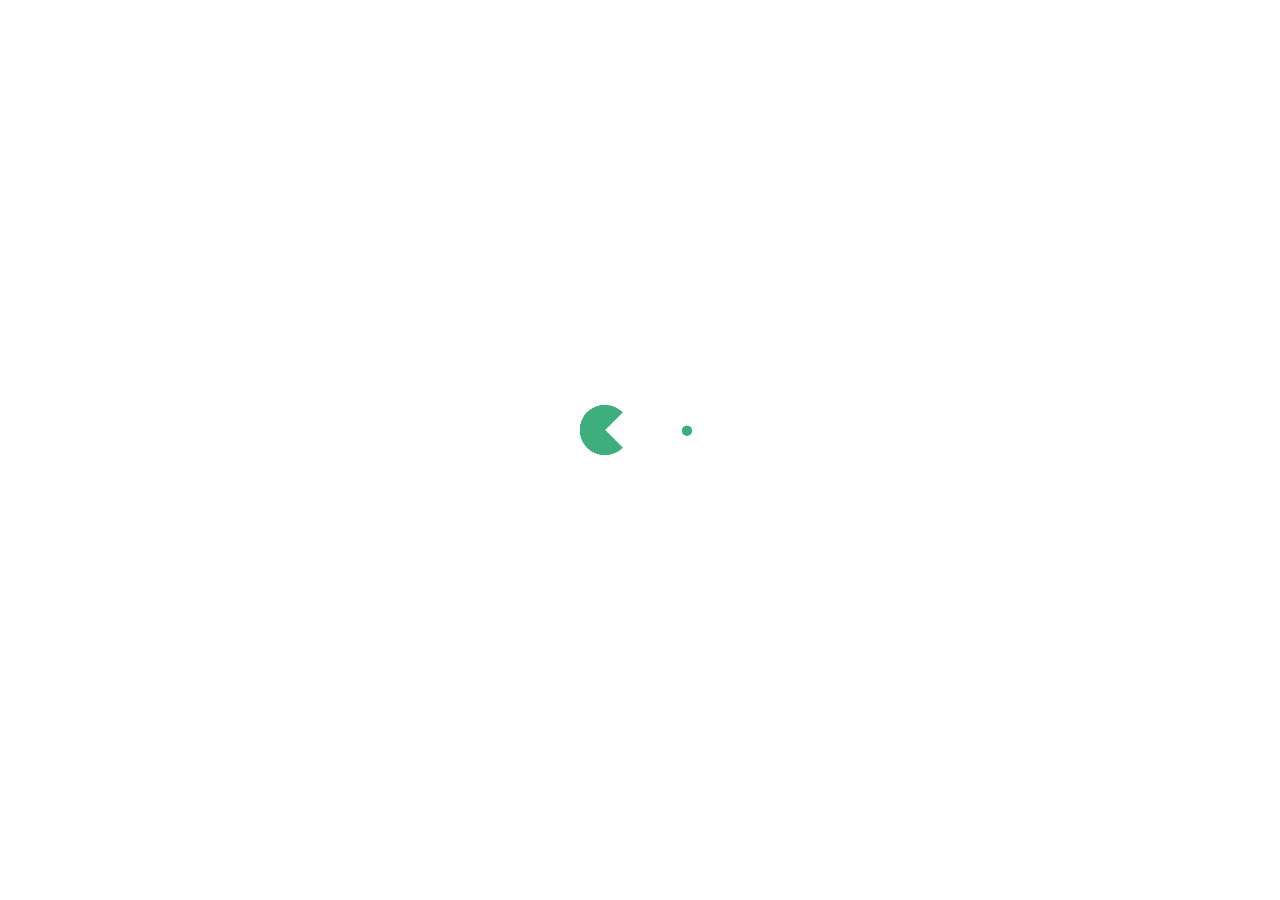
<file: categories/index.html>
<!DOCTYPE html>
<html lang="en-US">
  <head>
    <meta charset="utf-8">
    <meta name="viewport" content="width=device-width,initial-scale=1">
    <title>Categories | KLWF 技术博客</title>
    <meta name="description" content="">
    <meta name="generator" content="VuePress 1.4.0">
    <link rel="icon" href="/favicon.ico">
  <meta name="viewport" content="width=device-width,initial-scale=1,user-scalable=no">
  <meta name="baidu-site-verification" content="u0k2IyUyN9">
  <script crossorigin="anonymous" integrity="sha384-8t+aLluUVnn5SPPG/NbeZCH6TWIvaXIm/gDbutRvtEeElzxxWaZN+G/ZIEdI/f+y" src="//lib.baomitu.com/vue/2.6.10/vue.min.js"></script>
  <script crossorigin="anonymous" integrity="sha384-CFKP4mu2aEZDylNmi3T4nvSVvMIjfqDkz2rfskdOAkPkAIocK+cqVh+rLVAnonK5" src="//lib.baomitu.com/vue-router/3.1.3/vue-router.min.js"></script>
    
    <link rel="preload" href="/assets/css/0.styles.5a38b888.css" as="style"><link rel="preload" href="/assets/js/app.a6495e0f.js" as="script"><link rel="preload" href="/assets/js/3.9572675d.js" as="script"><link rel="preload" href="/assets/js/1.2a439054.js" as="script"><link rel="prefetch" href="/assets/js/10.cc305b16.js"><link rel="prefetch" href="/assets/js/11.5c1829d0.js"><link rel="prefetch" href="/assets/js/12.0a526ec5.js"><link rel="prefetch" href="/assets/js/13.392974c5.js"><link rel="prefetch" href="/assets/js/14.ccb971a4.js"><link rel="prefetch" href="/assets/js/15.e7029570.js"><link rel="prefetch" href="/assets/js/4.a4203b76.js"><link rel="prefetch" href="/assets/js/5.12c1dfda.js"><link rel="prefetch" href="/assets/js/6.b4b02dfb.js"><link rel="prefetch" href="/assets/js/7.2a63422d.js"><link rel="prefetch" href="/assets/js/8.71ae29b4.js"><link rel="prefetch" href="/assets/js/9.005a0592.js">
    <link rel="stylesheet" href="/assets/css/0.styles.5a38b888.css">
  </head>
  <body>
    <div id="app" data-server-rendered="true"><div><div class="theme-container" data-v-146b4d24><div data-v-146b4d24><div id="loader-wrapper" class="loading-wrapper" data-v-d48f4d20 data-v-146b4d24 data-v-146b4d24><div class="loader-main" data-v-d48f4d20><div data-v-d48f4d20></div><div data-v-d48f4d20></div><div data-v-d48f4d20></div><div data-v-d48f4d20></div></div> <!----> <!----></div> <div class="password-shadow password-wrapper-out" style="display:none;" data-v-1e2a0cc0 data-v-146b4d24 data-v-146b4d24><h3 class="title" style="display:none;" data-v-1e2a0cc0 data-v-1e2a0cc0>KLWF 技术博客</h3> <!----> <label id="box" class="inputBox" style="display:none;" data-v-1e2a0cc0 data-v-1e2a0cc0><input type="password" value="" data-v-1e2a0cc0> <span data-v-1e2a0cc0>Konck! Knock!</span> <button data-v-1e2a0cc0>OK</button></label> <div class="footer" style="display:none;" data-v-1e2a0cc0 data-v-1e2a0cc0><span data-v-1e2a0cc0><i class="iconfont reco-theme" data-v-1e2a0cc0></i> <a target="blank" href="https://vuepress-theme-reco.recoluan.com" data-v-1e2a0cc0>vuePress-theme-reco</a></span> <span data-v-1e2a0cc0><i class="iconfont reco-copyright" data-v-1e2a0cc0></i> <a data-v-1e2a0cc0><span data-v-1e2a0cc0>klwf</span>
            
          <span data-v-1e2a0cc0>2017 - </span>
          2020
        </a></span></div></div> <div class="hide" data-v-146b4d24><header class="navbar" data-v-146b4d24><div class="sidebar-button"><svg xmlns="http://www.w3.org/2000/svg" aria-hidden="true" role="img" viewBox="0 0 448 512" class="icon"><path fill="currentColor" d="M436 124H12c-6.627 0-12-5.373-12-12V80c0-6.627 5.373-12 12-12h424c6.627 0 12 5.373 12 12v32c0 6.627-5.373 12-12 12zm0 160H12c-6.627 0-12-5.373-12-12v-32c0-6.627 5.373-12 12-12h424c6.627 0 12 5.373 12 12v32c0 6.627-5.373 12-12 12zm0 160H12c-6.627 0-12-5.373-12-12v-32c0-6.627 5.373-12 12-12h424c6.627 0 12 5.373 12 12v32c0 6.627-5.373 12-12 12z"></path></svg></div> <a href="/" class="home-link router-link-active"><img src="/head.png" alt="KLWF 技术博客" class="logo"> <span class="site-name">KLWF 技术博客</span></a> <div class="links"><div class="color-picker"><a class="color-button"><i class="iconfont reco-color"></i></a> <div class="color-picker-menu" style="display:none;"><div class="mode-options"><h4 class="title">Choose mode</h4> <ul class="color-mode-options"><li class="dark">dark</li><li class="auto active">auto</li><li class="light">light</li></ul></div></div></div> <div class="search-box"><i class="iconfont reco-search"></i> <input aria-label="Search" autocomplete="off" spellcheck="false" value=""> <!----></div> <nav class="nav-links can-hide"><div class="nav-item"><a href="/" class="nav-link"><i class="iconfont reco-home"></i>
  Home
</a></div><div class="nav-item"><div class="dropdown-wrapper"><a class="dropdown-title"><span class="title"><i class="iconfont reco-category"></i>
      Category
    </span> <span class="arrow right"></span></a> <ul class="nav-dropdown" style="display:none;"><li class="dropdown-item"><!----> <a href="/categories/other/" class="nav-link"><i class="iconfont undefined"></i>
  other
</a></li><li class="dropdown-item"><!----> <a href="/categories/ALG/" class="nav-link"><i class="iconfont undefined"></i>
  ALG
</a></li><li class="dropdown-item"><!----> <a href="/categories/vue/" class="nav-link"><i class="iconfont undefined"></i>
  vue
</a></li></ul></div></div><div class="nav-item"><a href="/tag/" class="nav-link"><i class="iconfont reco-tag"></i>
  Tag
</a></div><div class="nav-item"><a href="/timeLine/" class="nav-link"><i class="iconfont reco-date"></i>
  TimeLine
</a></div><div class="nav-item"><div class="dropdown-wrapper"><a class="dropdown-title"><span class="title"><i class="iconfont reco-message"></i>
      Contact
    </span> <span class="arrow right"></span></a> <ul class="nav-dropdown" style="display:none;"><li class="dropdown-item"><!----> <a href="https://github.com/klwfwdk" target="_blank" rel="noopener noreferrer" class="nav-link external"><i class="iconfont reco-github"></i>
  GitHub
  <svg xmlns="http://www.w3.org/2000/svg" aria-hidden="true" x="0px" y="0px" viewBox="0 0 100 100" width="15" height="15" class="icon outbound"><path fill="currentColor" d="M18.8,85.1h56l0,0c2.2,0,4-1.8,4-4v-32h-8v28h-48v-48h28v-8h-32l0,0c-2.2,0-4,1.8-4,4v56C14.8,83.3,16.6,85.1,18.8,85.1z"></path> <polygon fill="currentColor" points="45.7,48.7 51.3,54.3 77.2,28.5 77.2,37.2 85.2,37.2 85.2,14.9 62.8,14.9 62.8,22.9 71.5,22.9"></polygon></svg></a></li></ul></div></div> <!----></nav></div></header> <div class="sidebar-mask" data-v-146b4d24></div> <aside class="sidebar" data-v-146b4d24><div class="personal-info-wrapper" data-v-b038cec6><!----> <h3 class="name" data-v-b038cec6>
    klwf
  </h3> <div class="num" data-v-b038cec6><div data-v-b038cec6><h3 data-v-b038cec6>3</h3> <h6 data-v-b038cec6>Article</h6></div> <div data-v-b038cec6><h3 data-v-b038cec6>5</h3> <h6 data-v-b038cec6>Tag</h6></div></div> <hr data-v-b038cec6></div> <nav class="nav-links"><div class="nav-item"><a href="/" class="nav-link"><i class="iconfont reco-home"></i>
  Home
</a></div><div class="nav-item"><div class="dropdown-wrapper"><a class="dropdown-title"><span class="title"><i class="iconfont reco-category"></i>
      Category
    </span> <span class="arrow right"></span></a> <ul class="nav-dropdown" style="display:none;"><li class="dropdown-item"><!----> <a href="/categories/other/" class="nav-link"><i class="iconfont undefined"></i>
  other
</a></li><li class="dropdown-item"><!----> <a href="/categories/ALG/" class="nav-link"><i class="iconfont undefined"></i>
  ALG
</a></li><li class="dropdown-item"><!----> <a href="/categories/vue/" class="nav-link"><i class="iconfont undefined"></i>
  vue
</a></li></ul></div></div><div class="nav-item"><a href="/tag/" class="nav-link"><i class="iconfont reco-tag"></i>
  Tag
</a></div><div class="nav-item"><a href="/timeLine/" class="nav-link"><i class="iconfont reco-date"></i>
  TimeLine
</a></div><div class="nav-item"><div class="dropdown-wrapper"><a class="dropdown-title"><span class="title"><i class="iconfont reco-message"></i>
      Contact
    </span> <span class="arrow right"></span></a> <ul class="nav-dropdown" style="display:none;"><li class="dropdown-item"><!----> <a href="https://github.com/klwfwdk" target="_blank" rel="noopener noreferrer" class="nav-link external"><i class="iconfont reco-github"></i>
  GitHub
  <svg xmlns="http://www.w3.org/2000/svg" aria-hidden="true" x="0px" y="0px" viewBox="0 0 100 100" width="15" height="15" class="icon outbound"><path fill="currentColor" d="M18.8,85.1h56l0,0c2.2,0,4-1.8,4-4v-32h-8v28h-48v-48h28v-8h-32l0,0c-2.2,0-4,1.8-4,4v56C14.8,83.3,16.6,85.1,18.8,85.1z"></path> <polygon fill="currentColor" points="45.7,48.7 51.3,54.3 77.2,28.5 77.2,37.2 85.2,37.2 85.2,14.9 62.8,14.9 62.8,22.9 71.5,22.9"></polygon></svg></a></li></ul></div></div> <!----></nav>  <ul class="sidebar-links"><li><section class="sidebar-group depth-0"><p class="sidebar-heading open"><span></span> <!----></p> <!----></section></li></ul> </aside> <div class="password-shadow password-wrapper-in" style="display:none;" data-v-1e2a0cc0 data-v-146b4d24><h3 class="title" style="display:none;" data-v-1e2a0cc0 data-v-1e2a0cc0>Categories</h3> <!----> <label id="box" class="inputBox" style="display:none;" data-v-1e2a0cc0 data-v-1e2a0cc0><input type="password" value="" data-v-1e2a0cc0> <span data-v-1e2a0cc0>Konck! Knock!</span> <button data-v-1e2a0cc0>OK</button></label> <div class="footer" style="display:none;" data-v-1e2a0cc0 data-v-1e2a0cc0><span data-v-1e2a0cc0><i class="iconfont reco-theme" data-v-1e2a0cc0></i> <a target="blank" href="https://vuepress-theme-reco.recoluan.com" data-v-1e2a0cc0>vuePress-theme-reco</a></span> <span data-v-1e2a0cc0><i class="iconfont reco-copyright" data-v-1e2a0cc0></i> <a data-v-1e2a0cc0><span data-v-1e2a0cc0>klwf</span>
            
          <span data-v-1e2a0cc0>2017 - </span>
          2020
        </a></span></div></div> <div data-v-146b4d24><main class="page"><div class="page-title" style="display:none;"><h1></h1> <hr> <div data-v-484a899e><i class="iconfont reco-account" data-v-484a899e><span data-v-484a899e>klwf</span></i> <!----> <!----> <!----></div></div> <!----> <footer class="page-edit" style="display:none;"><!----> <!----></footer> <!----></main> <!----> <div style="display:none;" data-v-146b4d24 data-v-146b4d24><div class="comments-wrapper" data-v-146b4d24><!----></div></div></div></div></div></div></div><div class="global-ui"><div class="back-to-ceiling" style="right:1rem;bottom:6rem;width:2.5rem;height:2.5rem;border-radius:.25rem;line-height:2.5rem;display:none;" data-v-44bd5a18 data-v-44bd5a18><svg t="1574745035067" viewBox="0 0 1024 1024" version="1.1" xmlns="http://www.w3.org/2000/svg" p-id="5404" class="icon" data-v-44bd5a18><path d="M526.60727968 10.90185116a27.675 27.675 0 0 0-29.21455937 0c-131.36607665 82.28402758-218.69155461 228.01873535-218.69155402 394.07834331a462.20625001 462.20625001 0 0 0 5.36959153 69.94390903c1.00431239 6.55289093-0.34802892 13.13561351-3.76865779 18.80351572-32.63518765 54.11355614-51.75690182 118.55860487-51.7569018 187.94566865a371.06718723 371.06718723 0 0 0 11.50484808 91.98906777c6.53300375 25.50556257 41.68394495 28.14064038 52.69160883 4.22606766 17.37162448-37.73630017 42.14135425-72.50938081 72.80769204-103.21549295 2.18761121 3.04276886 4.15646224 6.24463696 6.40373557 9.22774369a1871.4375 1871.4375 0 0 0 140.04691725 5.34970492 1866.36093723 1866.36093723 0 0 0 140.04691723-5.34970492c2.24727335-2.98310674 4.21612437-6.18497483 6.3937923-9.2178004 30.66633723 30.70611158 55.4360664 65.4791928 72.80769147 103.21549355 11.00766384 23.91457269 46.15860503 21.27949489 52.69160879-4.22606768a371.15156223 371.15156223 0 0 0 11.514792-91.99901164c0-69.36717486-19.13165746-133.82216804-51.75690182-187.92578088-3.42062944-5.66790279-4.76302748-12.26056868-3.76865837-18.80351632a462.20625001 462.20625001 0 0 0 5.36959269-69.943909c-0.00994388-166.08943902-87.32547796-311.81420293-218.6915546-394.09823051zM605.93803103 357.87693858a93.93749974 93.93749974 0 1 1-187.89594924 6.1e-7 93.93749974 93.93749974 0 0 1 187.89594924-6.1e-7z" p-id="5405" data-v-44bd5a18></path><path d="M429.50777625 765.63860547C429.50777625 803.39355007 466.44236686 1000.39046097 512.00932183 1000.39046097c45.56695499 0 82.4922232-197.00623328 82.5015456-234.7518555 0-37.75494459-36.9345906-68.35043303-82.4922232-68.34111062-45.57627738-0.00932239-82.52019037 30.59548842-82.51086798 68.34111062z" p-id="5406" data-v-44bd5a18></path></svg></div></div></div>
    <script src="/assets/js/app.a6495e0f.js" defer></script><script src="/assets/js/3.9572675d.js" defer></script><script src="/assets/js/1.2a439054.js" defer></script>
  </body>
</html>
</file>
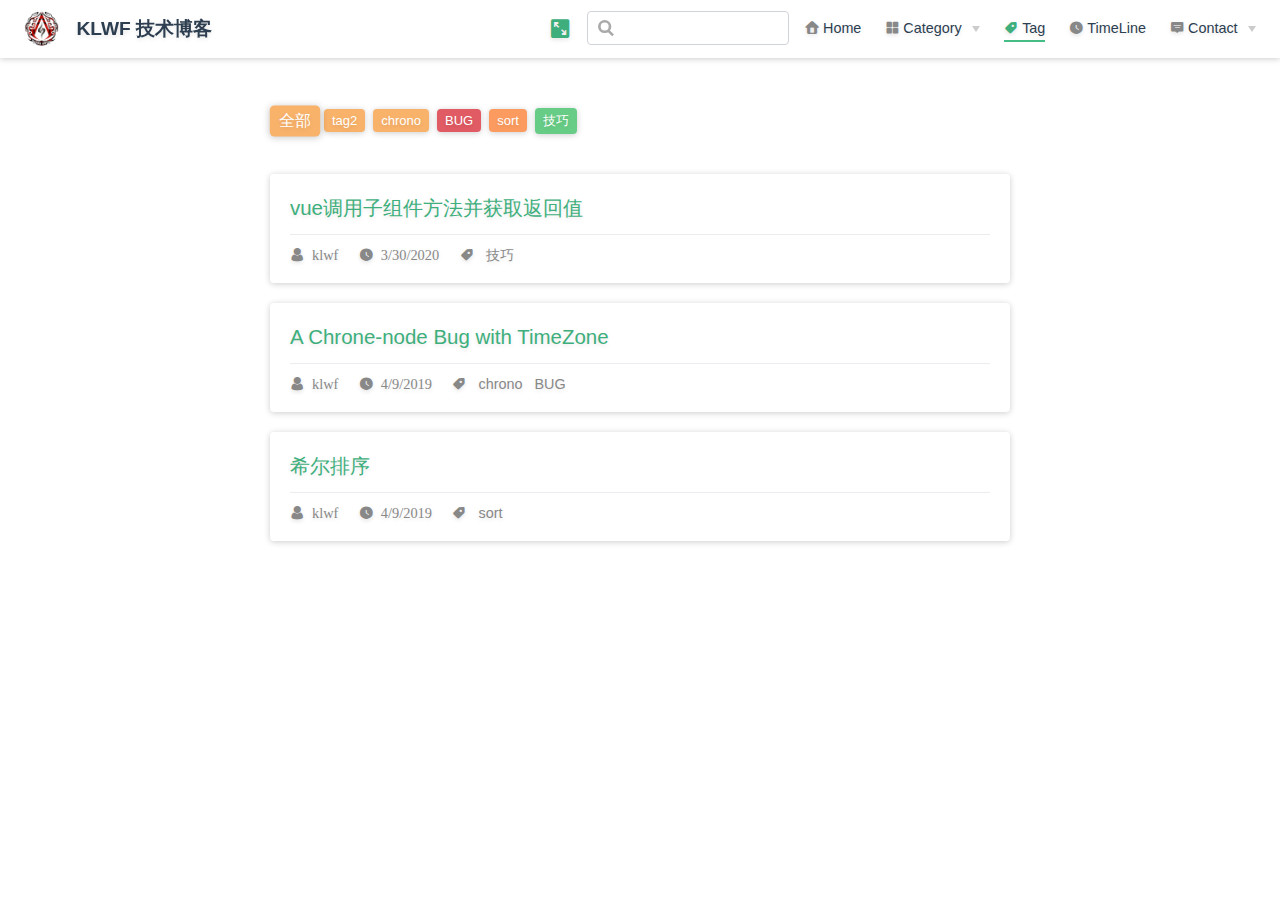
<file: tag/index.html>
<!DOCTYPE html>
<html lang="en-US">
  <head>
    <meta charset="utf-8">
    <meta name="viewport" content="width=device-width,initial-scale=1">
    <title>Tags | KLWF 技术博客</title>
    <meta name="description" content="">
    <link rel="icon" href="/favicon.ico">
  <meta name="viewport" content="width=device-width,initial-scale=1,user-scalable=no">
    
    <link rel="preload" href="/assets/css/0.styles.cb11b813.css" as="style"><link rel="preload" href="/assets/js/app.7230925f.js" as="script"><link rel="preload" href="/assets/js/3.6b0186d6.js" as="script"><link rel="preload" href="/assets/js/1.48669721.js" as="script"><link rel="prefetch" href="/assets/js/10.5512b724.js"><link rel="prefetch" href="/assets/js/11.e4a9b755.js"><link rel="prefetch" href="/assets/js/12.5d82003a.js"><link rel="prefetch" href="/assets/js/13.deb38fa3.js"><link rel="prefetch" href="/assets/js/14.23c0e79b.js"><link rel="prefetch" href="/assets/js/4.04e2ffd5.js"><link rel="prefetch" href="/assets/js/5.142b095b.js"><link rel="prefetch" href="/assets/js/6.6afc63b0.js"><link rel="prefetch" href="/assets/js/7.93a52361.js"><link rel="prefetch" href="/assets/js/8.02b84f8b.js"><link rel="prefetch" href="/assets/js/9.ce38dad8.js">
    <link rel="stylesheet" href="/assets/css/0.styles.cb11b813.css">
  </head>
  <body>
    <div id="app" data-server-rendered="true"><div class="tags-wrapper reco-hide" data-v-3a5e32eb><div class="theme-container no-sidebar" data-v-d530d81e data-v-3a5e32eb><div id="loader-wrapper" data-v-6ecc2164 data-v-d530d81e data-v-d530d81e><div class="loader-main" data-v-6ecc2164><div data-v-6ecc2164></div><div data-v-6ecc2164></div><div data-v-6ecc2164></div><div data-v-6ecc2164></div></div> <!----> <p class="description" data-v-6ecc2164>Just wait a minute!</p></div> <div data-v-d530d81e></div></div></div><div class="global-ui"><div class="back-to-ceiling" style="right:1rem;bottom:6rem;width:2.5rem;height:2.5rem;border-radius:.25rem;line-height:2.5rem;background-color:rgba(231, 234, 241,.5);display:none;" data-v-6befc25c data-v-6befc25c><i class="iconfont reco-up" data-v-6befc25c></i></div></div></div>
    <script src="/assets/js/app.7230925f.js" defer></script><script src="/assets/js/3.6b0186d6.js" defer></script><script src="/assets/js/1.48669721.js" defer></script>
  </body>
</html>
</file>
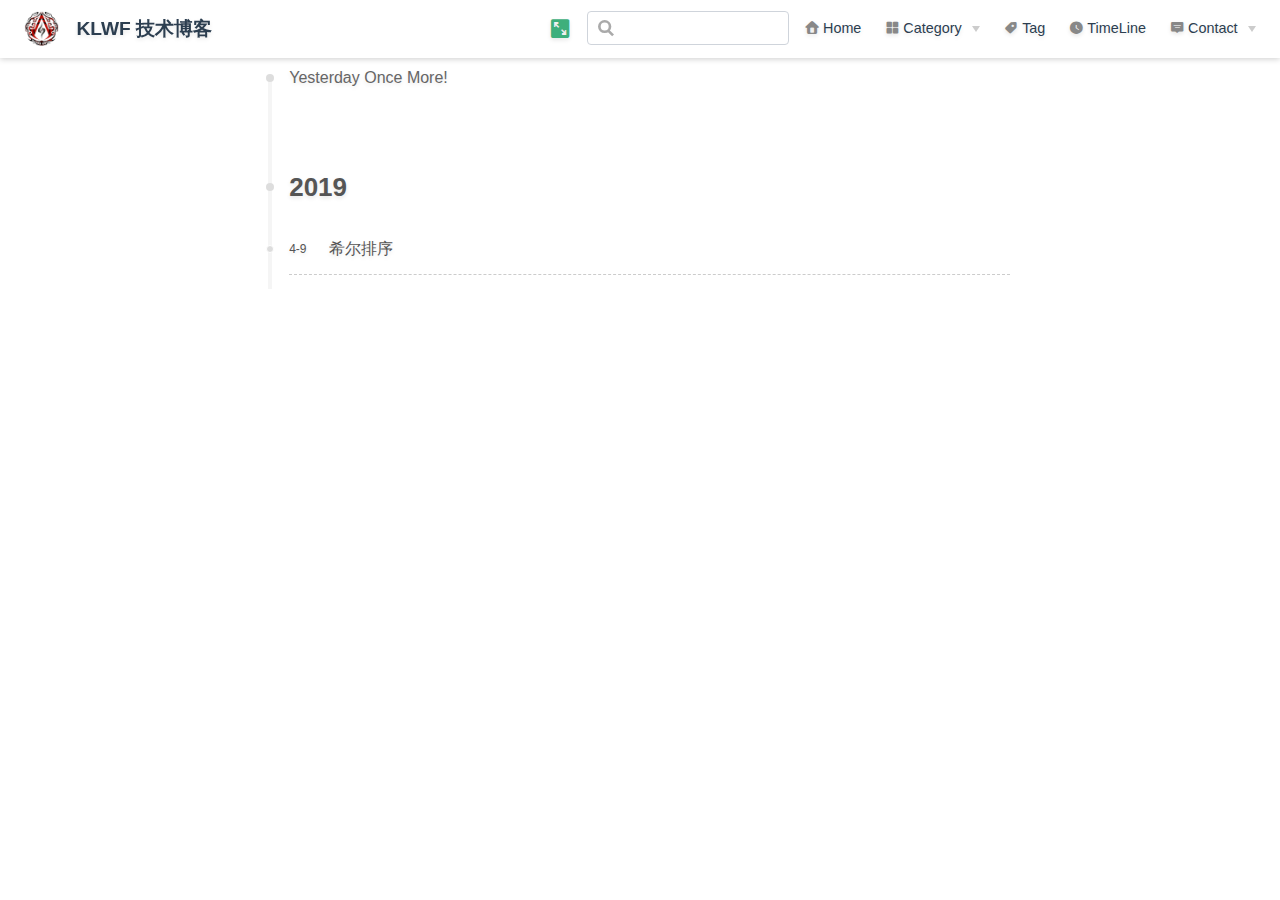
<file: timeline/index.html>
<!DOCTYPE html>
<html lang="en-US">
  <head>
    <meta charset="utf-8">
    <meta name="viewport" content="width=device-width,initial-scale=1">
    <title>Timeline | KLWF 技术博客</title>
    <meta name="description" content="">
    <link rel="icon" href="/favicon.ico">
  <meta name="viewport" content="width=device-width,initial-scale=1,user-scalable=no">
    
    <link rel="preload" href="/assets/css/0.styles.cb11b813.css" as="style"><link rel="preload" href="/assets/js/app.8eb73795.js" as="script"><link rel="preload" href="/assets/js/6.6afc63b0.js" as="script"><link rel="preload" href="/assets/js/1.48669721.js" as="script"><link rel="prefetch" href="/assets/js/10.d43bdce4.js"><link rel="prefetch" href="/assets/js/11.6990408d.js"><link rel="prefetch" href="/assets/js/12.2a920bdd.js"><link rel="prefetch" href="/assets/js/3.6b0186d6.js"><link rel="prefetch" href="/assets/js/4.04e2ffd5.js"><link rel="prefetch" href="/assets/js/5.142b095b.js"><link rel="prefetch" href="/assets/js/7.93a52361.js"><link rel="prefetch" href="/assets/js/8.e745b7e1.js"><link rel="prefetch" href="/assets/js/9.ce38dad8.js">
    <link rel="stylesheet" href="/assets/css/0.styles.cb11b813.css">
  </head>
  <body>
    <div id="app" data-server-rendered="true"><div data-v-52899054><div class="theme-container no-sidebar" data-v-d530d81e data-v-52899054><div id="loader-wrapper" data-v-6ecc2164 data-v-d530d81e data-v-d530d81e><div class="loader-main" data-v-6ecc2164><div data-v-6ecc2164></div><div data-v-6ecc2164></div><div data-v-6ecc2164></div><div data-v-6ecc2164></div></div> <!----> <p class="description" data-v-6ecc2164>Just wait a minute!</p></div> <div data-v-d530d81e></div></div></div><div class="global-ui"><div class="back-to-ceiling" style="right:1rem;bottom:6rem;width:2.5rem;height:2.5rem;border-radius:.25rem;line-height:2.5rem;background-color:rgba(231, 234, 241,.5);display:none;" data-v-6befc25c data-v-6befc25c><i class="iconfont reco-up" data-v-6befc25c></i></div></div></div>
    <script src="/assets/js/app.8eb73795.js" defer></script><script src="/assets/js/6.6afc63b0.js" defer></script><script src="/assets/js/1.48669721.js" defer></script>
  </body>
</html>
</file>
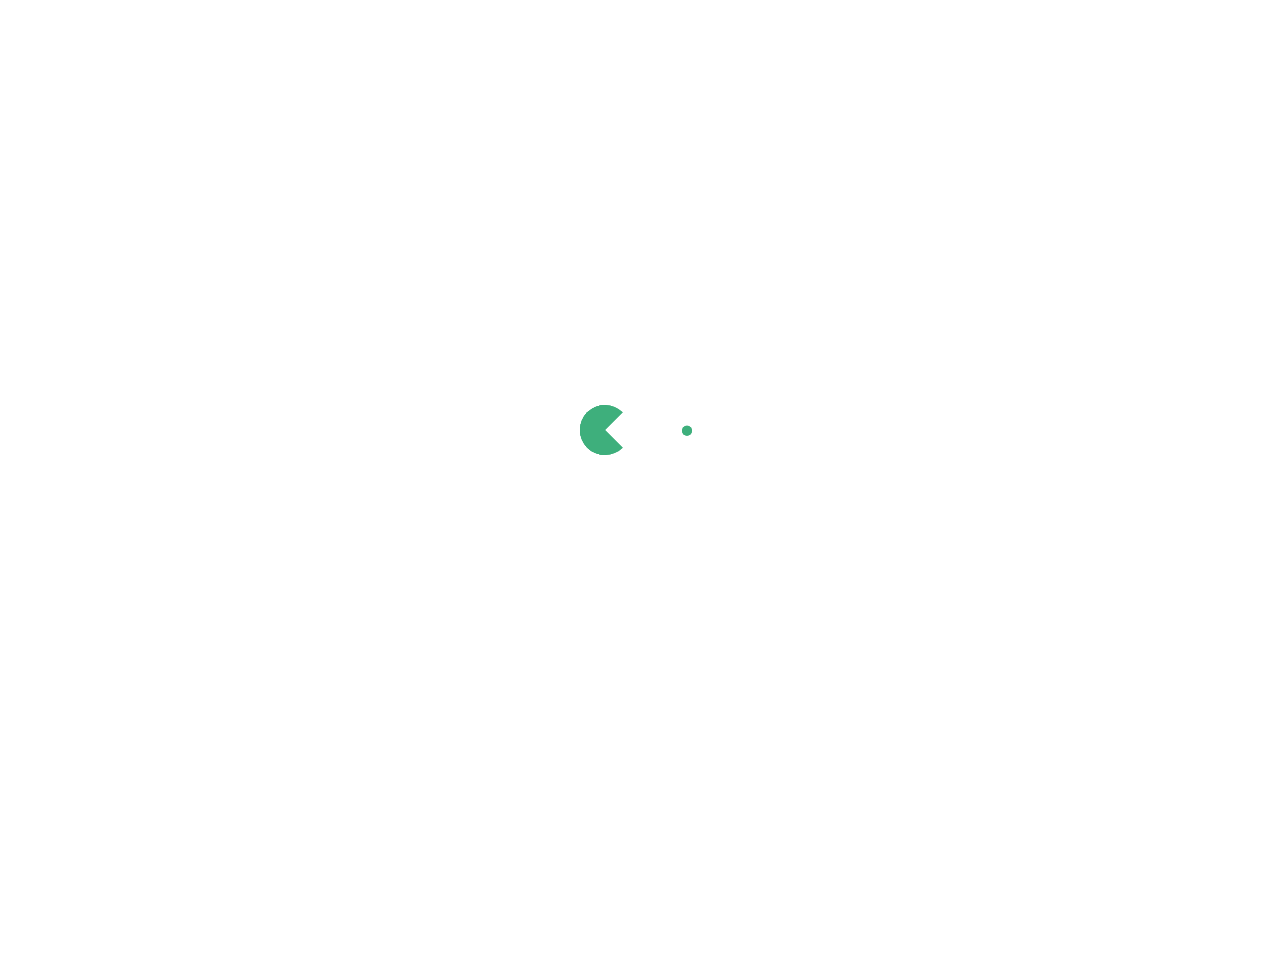
<file: categories/ALG/index.html>
<!DOCTYPE html>
<html lang="en-US">
  <head>
    <meta charset="utf-8">
    <meta name="viewport" content="width=device-width,initial-scale=1">
    <title>ALG categories | KLWF 技术博客</title>
    <meta name="description" content="">
    <meta name="generator" content="VuePress 1.4.0">
    <link rel="icon" href="/favicon.ico">
  <meta name="viewport" content="width=device-width,initial-scale=1,user-scalable=no">
  <meta name="baidu-site-verification" content="u0k2IyUyN9">
  <script crossorigin="anonymous" integrity="sha384-8t+aLluUVnn5SPPG/NbeZCH6TWIvaXIm/gDbutRvtEeElzxxWaZN+G/ZIEdI/f+y" src="//lib.baomitu.com/vue/2.6.10/vue.min.js"></script>
  <script crossorigin="anonymous" integrity="sha384-CFKP4mu2aEZDylNmi3T4nvSVvMIjfqDkz2rfskdOAkPkAIocK+cqVh+rLVAnonK5" src="//lib.baomitu.com/vue-router/3.1.3/vue-router.min.js"></script>
    
    <link rel="preload" href="/assets/css/0.styles.5a38b888.css" as="style"><link rel="preload" href="/assets/js/app.236a02ea.js" as="script"><link rel="preload" href="/assets/js/6.b4b02dfb.js" as="script"><link rel="preload" href="/assets/js/1.2a439054.js" as="script"><link rel="prefetch" href="/assets/js/10.cc305b16.js"><link rel="prefetch" href="/assets/js/11.5c1829d0.js"><link rel="prefetch" href="/assets/js/12.0a526ec5.js"><link rel="prefetch" href="/assets/js/13.392974c5.js"><link rel="prefetch" href="/assets/js/14.ccb971a4.js"><link rel="prefetch" href="/assets/js/15.e7029570.js"><link rel="prefetch" href="/assets/js/3.9572675d.js"><link rel="prefetch" href="/assets/js/4.a4203b76.js"><link rel="prefetch" href="/assets/js/5.12c1dfda.js"><link rel="prefetch" href="/assets/js/7.2a63422d.js"><link rel="prefetch" href="/assets/js/8.71ae29b4.js"><link rel="prefetch" href="/assets/js/9.005a0592.js">
    <link rel="stylesheet" href="/assets/css/0.styles.5a38b888.css">
  </head>
  <body>
    <div id="app" data-server-rendered="true"><div class="categories-wrapper" data-v-7d81bf34><div class="theme-container no-sidebar" data-v-146b4d24 data-v-7d81bf34><div data-v-146b4d24><div id="loader-wrapper" class="loading-wrapper" data-v-d48f4d20 data-v-146b4d24 data-v-146b4d24><div class="loader-main" data-v-d48f4d20><div data-v-d48f4d20></div><div data-v-d48f4d20></div><div data-v-d48f4d20></div><div data-v-d48f4d20></div></div> <!----> <!----></div> <div class="password-shadow password-wrapper-out" style="display:none;" data-v-1e2a0cc0 data-v-146b4d24 data-v-146b4d24><h3 class="title" style="display:none;" data-v-1e2a0cc0 data-v-1e2a0cc0>KLWF 技术博客</h3> <!----> <label id="box" class="inputBox" style="display:none;" data-v-1e2a0cc0 data-v-1e2a0cc0><input type="password" value="" data-v-1e2a0cc0> <span data-v-1e2a0cc0>Konck! Knock!</span> <button data-v-1e2a0cc0>OK</button></label> <div class="footer" style="display:none;" data-v-1e2a0cc0 data-v-1e2a0cc0><span data-v-1e2a0cc0><i class="iconfont reco-theme" data-v-1e2a0cc0></i> <a target="blank" href="https://vuepress-theme-reco.recoluan.com" data-v-1e2a0cc0>vuePress-theme-reco</a></span> <span data-v-1e2a0cc0><i class="iconfont reco-copyright" data-v-1e2a0cc0></i> <a data-v-1e2a0cc0><span data-v-1e2a0cc0>klwf</span>
            
          <span data-v-1e2a0cc0>2017 - </span>
          2020
        </a></span></div></div> <div class="hide" data-v-146b4d24><header class="navbar" data-v-146b4d24><div class="sidebar-button"><svg xmlns="http://www.w3.org/2000/svg" aria-hidden="true" role="img" viewBox="0 0 448 512" class="icon"><path fill="currentColor" d="M436 124H12c-6.627 0-12-5.373-12-12V80c0-6.627 5.373-12 12-12h424c6.627 0 12 5.373 12 12v32c0 6.627-5.373 12-12 12zm0 160H12c-6.627 0-12-5.373-12-12v-32c0-6.627 5.373-12 12-12h424c6.627 0 12 5.373 12 12v32c0 6.627-5.373 12-12 12zm0 160H12c-6.627 0-12-5.373-12-12v-32c0-6.627 5.373-12 12-12h424c6.627 0 12 5.373 12 12v32c0 6.627-5.373 12-12 12z"></path></svg></div> <a href="/" class="home-link router-link-active"><img src="/head.png" alt="KLWF 技术博客" class="logo"> <span class="site-name">KLWF 技术博客</span></a> <div class="links"><div class="color-picker"><a class="color-button"><i class="iconfont reco-color"></i></a> <div class="color-picker-menu" style="display:none;"><div class="mode-options"><h4 class="title">Choose mode</h4> <ul class="color-mode-options"><li class="dark">dark</li><li class="auto active">auto</li><li class="light">light</li></ul></div></div></div> <div class="search-box"><i class="iconfont reco-search"></i> <input aria-label="Search" autocomplete="off" spellcheck="false" value=""> <!----></div> <nav class="nav-links can-hide"><div class="nav-item"><a href="/" class="nav-link"><i class="iconfont reco-home"></i>
  Home
</a></div><div class="nav-item"><div class="dropdown-wrapper"><a class="dropdown-title"><span class="title"><i class="iconfont reco-category"></i>
      Category
    </span> <span class="arrow right"></span></a> <ul class="nav-dropdown" style="display:none;"><li class="dropdown-item"><!----> <a href="/categories/other/" class="nav-link"><i class="iconfont undefined"></i>
  other
</a></li><li class="dropdown-item"><!----> <a href="/categories/ALG/" class="nav-link router-link-exact-active router-link-active"><i class="iconfont undefined"></i>
  ALG
</a></li><li class="dropdown-item"><!----> <a href="/categories/vue/" class="nav-link"><i class="iconfont undefined"></i>
  vue
</a></li></ul></div></div><div class="nav-item"><a href="/tag/" class="nav-link"><i class="iconfont reco-tag"></i>
  Tag
</a></div><div class="nav-item"><a href="/timeLine/" class="nav-link"><i class="iconfont reco-date"></i>
  TimeLine
</a></div><div class="nav-item"><div class="dropdown-wrapper"><a class="dropdown-title"><span class="title"><i class="iconfont reco-message"></i>
      Contact
    </span> <span class="arrow right"></span></a> <ul class="nav-dropdown" style="display:none;"><li class="dropdown-item"><!----> <a href="https://github.com/klwfwdk" target="_blank" rel="noopener noreferrer" class="nav-link external"><i class="iconfont reco-github"></i>
  GitHub
  <svg xmlns="http://www.w3.org/2000/svg" aria-hidden="true" x="0px" y="0px" viewBox="0 0 100 100" width="15" height="15" class="icon outbound"><path fill="currentColor" d="M18.8,85.1h56l0,0c2.2,0,4-1.8,4-4v-32h-8v28h-48v-48h28v-8h-32l0,0c-2.2,0-4,1.8-4,4v56C14.8,83.3,16.6,85.1,18.8,85.1z"></path> <polygon fill="currentColor" points="45.7,48.7 51.3,54.3 77.2,28.5 77.2,37.2 85.2,37.2 85.2,14.9 62.8,14.9 62.8,22.9 71.5,22.9"></polygon></svg></a></li></ul></div></div> <!----></nav></div></header> <div class="sidebar-mask" data-v-146b4d24></div> <aside class="sidebar" data-v-146b4d24><div class="personal-info-wrapper" data-v-b038cec6><!----> <h3 class="name" data-v-b038cec6>
    klwf
  </h3> <div class="num" data-v-b038cec6><div data-v-b038cec6><h3 data-v-b038cec6>3</h3> <h6 data-v-b038cec6>Article</h6></div> <div data-v-b038cec6><h3 data-v-b038cec6>5</h3> <h6 data-v-b038cec6>Tag</h6></div></div> <hr data-v-b038cec6></div> <nav class="nav-links"><div class="nav-item"><a href="/" class="nav-link"><i class="iconfont reco-home"></i>
  Home
</a></div><div class="nav-item"><div class="dropdown-wrapper"><a class="dropdown-title"><span class="title"><i class="iconfont reco-category"></i>
      Category
    </span> <span class="arrow right"></span></a> <ul class="nav-dropdown" style="display:none;"><li class="dropdown-item"><!----> <a href="/categories/other/" class="nav-link"><i class="iconfont undefined"></i>
  other
</a></li><li class="dropdown-item"><!----> <a href="/categories/ALG/" class="nav-link router-link-exact-active router-link-active"><i class="iconfont undefined"></i>
  ALG
</a></li><li class="dropdown-item"><!----> <a href="/categories/vue/" class="nav-link"><i class="iconfont undefined"></i>
  vue
</a></li></ul></div></div><div class="nav-item"><a href="/tag/" class="nav-link"><i class="iconfont reco-tag"></i>
  Tag
</a></div><div class="nav-item"><a href="/timeLine/" class="nav-link"><i class="iconfont reco-date"></i>
  TimeLine
</a></div><div class="nav-item"><div class="dropdown-wrapper"><a class="dropdown-title"><span class="title"><i class="iconfont reco-message"></i>
      Contact
    </span> <span class="arrow right"></span></a> <ul class="nav-dropdown" style="display:none;"><li class="dropdown-item"><!----> <a href="https://github.com/klwfwdk" target="_blank" rel="noopener noreferrer" class="nav-link external"><i class="iconfont reco-github"></i>
  GitHub
  <svg xmlns="http://www.w3.org/2000/svg" aria-hidden="true" x="0px" y="0px" viewBox="0 0 100 100" width="15" height="15" class="icon outbound"><path fill="currentColor" d="M18.8,85.1h56l0,0c2.2,0,4-1.8,4-4v-32h-8v28h-48v-48h28v-8h-32l0,0c-2.2,0-4,1.8-4,4v56C14.8,83.3,16.6,85.1,18.8,85.1z"></path> <polygon fill="currentColor" points="45.7,48.7 51.3,54.3 77.2,28.5 77.2,37.2 85.2,37.2 85.2,14.9 62.8,14.9 62.8,22.9 71.5,22.9"></polygon></svg></a></li></ul></div></div> <!----></nav>  <ul class="sidebar-links"><li><section class="sidebar-group depth-0"><p class="sidebar-heading open"><span></span> <!----></p> <!----></section></li></ul> </aside> <div class="password-shadow password-wrapper-in" style="display:none;" data-v-1e2a0cc0 data-v-146b4d24><h3 class="title" style="display:none;" data-v-1e2a0cc0 data-v-1e2a0cc0>ALG categories</h3> <!----> <label id="box" class="inputBox" style="display:none;" data-v-1e2a0cc0 data-v-1e2a0cc0><input type="password" value="" data-v-1e2a0cc0> <span data-v-1e2a0cc0>Konck! Knock!</span> <button data-v-1e2a0cc0>OK</button></label> <div class="footer" style="display:none;" data-v-1e2a0cc0 data-v-1e2a0cc0><span data-v-1e2a0cc0><i class="iconfont reco-theme" data-v-1e2a0cc0></i> <a target="blank" href="https://vuepress-theme-reco.recoluan.com" data-v-1e2a0cc0>vuePress-theme-reco</a></span> <span data-v-1e2a0cc0><i class="iconfont reco-copyright" data-v-1e2a0cc0></i> <a data-v-1e2a0cc0><span data-v-1e2a0cc0>klwf</span>
            
          <span data-v-1e2a0cc0>2017 - </span>
          2020
        </a></span></div></div> <div data-v-146b4d24><ul class="category-wrapper" style="display:none;" data-v-7d81bf34 data-v-7d81bf34><li class="category-item" data-v-7d81bf34><a href="/categories/other/" data-v-7d81bf34><span class="category-name" data-v-7d81bf34>other</span> <span class="post-num" style="background-color:#fb9b5f;" data-v-7d81bf34>2</span></a></li><li class="category-item active" data-v-7d81bf34><a href="/categories/ALG/" class="router-link-exact-active router-link-active" data-v-7d81bf34><span class="category-name" data-v-7d81bf34>ALG</span> <span class="post-num" style="background-color:#f8b26a;" data-v-7d81bf34>1</span></a></li><li class="category-item" data-v-7d81bf34><a href="/categories/vue/" data-v-7d81bf34><span class="category-name" data-v-7d81bf34>vue</span> <span class="post-num" style="background-color:#3498db;" data-v-7d81bf34>1</span></a></li></ul> <div class="abstract-wrapper list" style="display:none;" data-v-b014bc36 data-v-7d81bf34 data-v-7d81bf34><div class="abstract-item" data-v-28f76ce9 data-v-b014bc36><!----> <div class="title" data-v-28f76ce9><!----> <a href="/views/sort/%E5%B8%8C%E5%B0%94%E6%8E%92%E5%BA%8F.html" data-v-28f76ce9>希尔排序</a></div> <div class="abstract" data-v-28f76ce9></div> <hr class="hr" data-v-28f76ce9> <div data-v-484a899e data-v-28f76ce9><i class="iconfont reco-account" data-v-484a899e><span data-v-484a899e>klwf</span></i> <i class="iconfont reco-date" data-v-484a899e><span data-v-484a899e>2019-04-09</span></i> <!----> <i class="iconfont reco-tag tags" data-v-484a899e><span class="tag-item" data-v-484a899e>
      sort
    </span></i></div></div></div> <div class="pagation pagation" style="display:none;" data-v-640500d5 data-v-7d81bf34 data-v-7d81bf34><div class="pagation-list" data-v-640500d5><span unselectable="on" class="jump" style="display:none;" data-v-640500d5>Prev</span> <span class="jump" style="display:none;" data-v-640500d5>1</span> <span class="ellipsis" style="display:none;" data-v-640500d5>...</span> <span class="jump bgprimary" data-v-640500d5>1</span> <span class="ellipsis" style="display:none;" data-v-640500d5>...</span> <span class="jump" style="display:none;" data-v-640500d5>1</span> <span class="jump" style="display:none;" data-v-640500d5>Next</span> <span class="jumppoint" data-v-640500d5>跳转到：</span> <span class="jumpinp" data-v-640500d5><input type="text" value="" data-v-640500d5></span> <span class="jump gobtn" data-v-640500d5>GO</span></div></div> <div style="display:none;" data-v-146b4d24 data-v-146b4d24><div class="comments-wrapper" style="display:none;" data-v-146b4d24><!----></div></div></div></div></div></div></div><div class="global-ui"><div class="back-to-ceiling" style="right:1rem;bottom:6rem;width:2.5rem;height:2.5rem;border-radius:.25rem;line-height:2.5rem;display:none;" data-v-44bd5a18 data-v-44bd5a18><svg t="1574745035067" viewBox="0 0 1024 1024" version="1.1" xmlns="http://www.w3.org/2000/svg" p-id="5404" class="icon" data-v-44bd5a18><path d="M526.60727968 10.90185116a27.675 27.675 0 0 0-29.21455937 0c-131.36607665 82.28402758-218.69155461 228.01873535-218.69155402 394.07834331a462.20625001 462.20625001 0 0 0 5.36959153 69.94390903c1.00431239 6.55289093-0.34802892 13.13561351-3.76865779 18.80351572-32.63518765 54.11355614-51.75690182 118.55860487-51.7569018 187.94566865a371.06718723 371.06718723 0 0 0 11.50484808 91.98906777c6.53300375 25.50556257 41.68394495 28.14064038 52.69160883 4.22606766 17.37162448-37.73630017 42.14135425-72.50938081 72.80769204-103.21549295 2.18761121 3.04276886 4.15646224 6.24463696 6.40373557 9.22774369a1871.4375 1871.4375 0 0 0 140.04691725 5.34970492 1866.36093723 1866.36093723 0 0 0 140.04691723-5.34970492c2.24727335-2.98310674 4.21612437-6.18497483 6.3937923-9.2178004 30.66633723 30.70611158 55.4360664 65.4791928 72.80769147 103.21549355 11.00766384 23.91457269 46.15860503 21.27949489 52.69160879-4.22606768a371.15156223 371.15156223 0 0 0 11.514792-91.99901164c0-69.36717486-19.13165746-133.82216804-51.75690182-187.92578088-3.42062944-5.66790279-4.76302748-12.26056868-3.76865837-18.80351632a462.20625001 462.20625001 0 0 0 5.36959269-69.943909c-0.00994388-166.08943902-87.32547796-311.81420293-218.6915546-394.09823051zM605.93803103 357.87693858a93.93749974 93.93749974 0 1 1-187.89594924 6.1e-7 93.93749974 93.93749974 0 0 1 187.89594924-6.1e-7z" p-id="5405" data-v-44bd5a18></path><path d="M429.50777625 765.63860547C429.50777625 803.39355007 466.44236686 1000.39046097 512.00932183 1000.39046097c45.56695499 0 82.4922232-197.00623328 82.5015456-234.7518555 0-37.75494459-36.9345906-68.35043303-82.4922232-68.34111062-45.57627738-0.00932239-82.52019037 30.59548842-82.51086798 68.34111062z" p-id="5406" data-v-44bd5a18></path></svg></div></div></div>
    <script src="/assets/js/app.236a02ea.js" defer></script><script src="/assets/js/6.b4b02dfb.js" defer></script><script src="/assets/js/1.2a439054.js" defer></script>
  </body>
</html>
</file>
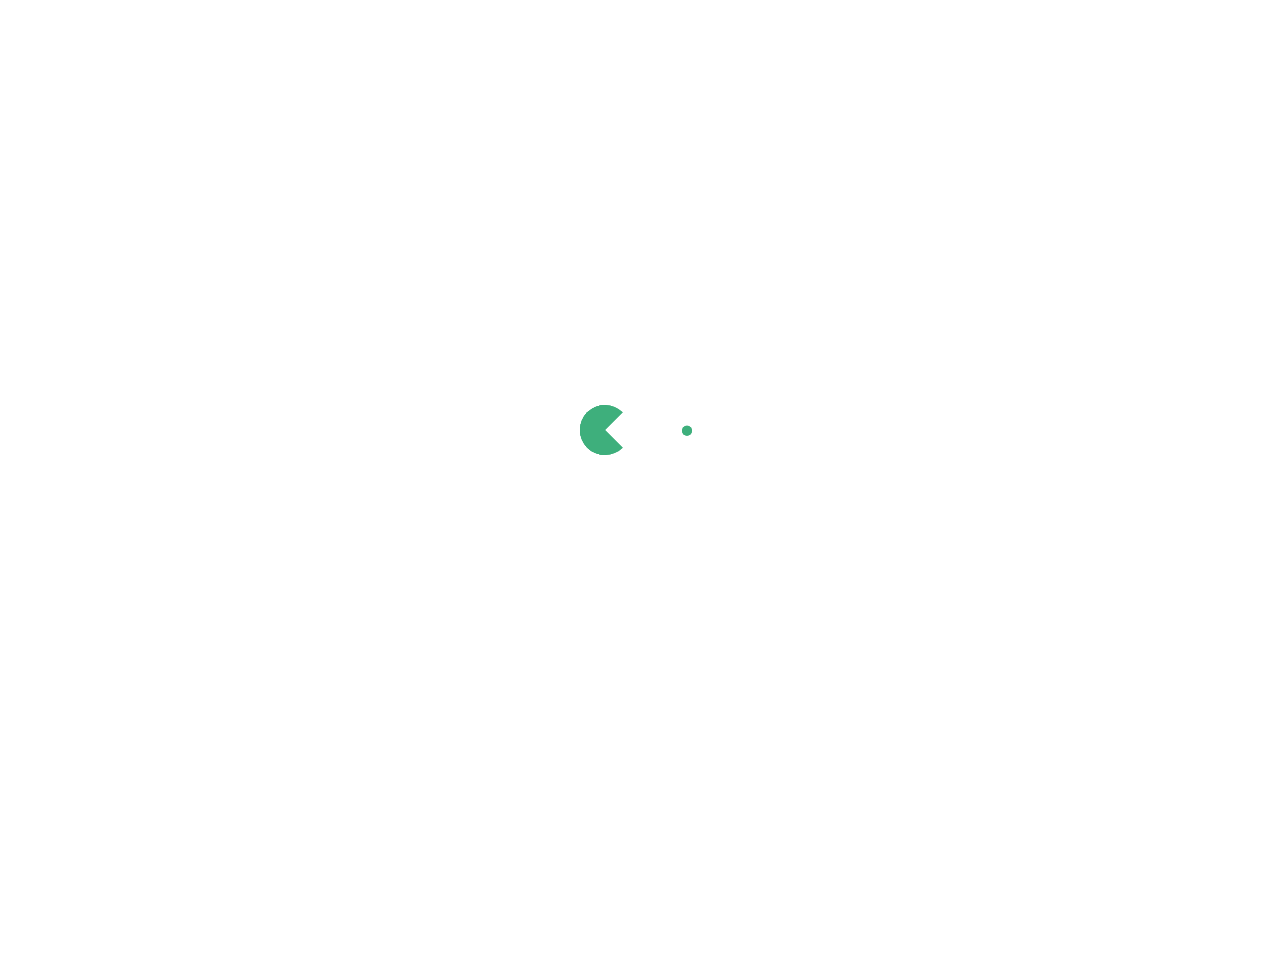
<file: categories/dom/index.html>
<!DOCTYPE html>
<html lang="en-US">
  <head>
    <meta charset="utf-8">
    <meta name="viewport" content="width=device-width,initial-scale=1">
    <title>dom categories | KLWF 技术博客</title>
    <meta name="description" content="">
    <meta name="generator" content="VuePress 1.4.0">
    <link rel="icon" href="/favicon.ico">
  <meta name="viewport" content="width=device-width,initial-scale=1,user-scalable=no">
  <meta name="baidu-site-verification" content="u0k2IyUyN9">
  <script crossorigin="anonymous" integrity="sha384-8t+aLluUVnn5SPPG/NbeZCH6TWIvaXIm/gDbutRvtEeElzxxWaZN+G/ZIEdI/f+y" src="//lib.baomitu.com/vue/2.6.10/vue.min.js"></script>
  <script crossorigin="anonymous" integrity="sha384-CFKP4mu2aEZDylNmi3T4nvSVvMIjfqDkz2rfskdOAkPkAIocK+cqVh+rLVAnonK5" src="//lib.baomitu.com/vue-router/3.1.3/vue-router.min.js"></script>
    
    <link rel="preload" href="/assets/css/0.styles.5a38b888.css" as="style"><link rel="preload" href="/assets/js/app.1db313fa.js" as="script"><link rel="preload" href="/assets/js/6.b4b02dfb.js" as="script"><link rel="preload" href="/assets/js/1.2a439054.js" as="script"><link rel="prefetch" href="/assets/js/10.cc305b16.js"><link rel="prefetch" href="/assets/js/11.5c1829d0.js"><link rel="prefetch" href="/assets/js/12.0a526ec5.js"><link rel="prefetch" href="/assets/js/13.392974c5.js"><link rel="prefetch" href="/assets/js/14.86444d40.js"><link rel="prefetch" href="/assets/js/15.c1d55d98.js"><link rel="prefetch" href="/assets/js/16.40af1ec8.js"><link rel="prefetch" href="/assets/js/17.ca02347b.js"><link rel="prefetch" href="/assets/js/18.f22a83b1.js"><link rel="prefetch" href="/assets/js/3.9572675d.js"><link rel="prefetch" href="/assets/js/4.a4203b76.js"><link rel="prefetch" href="/assets/js/5.12c1dfda.js"><link rel="prefetch" href="/assets/js/7.2a63422d.js"><link rel="prefetch" href="/assets/js/8.71ae29b4.js"><link rel="prefetch" href="/assets/js/9.64da5f04.js">
    <link rel="stylesheet" href="/assets/css/0.styles.5a38b888.css">
  </head>
  <body>
    <div id="app" data-server-rendered="true"><div class="categories-wrapper" data-v-7d81bf34><div class="theme-container no-sidebar" data-v-146b4d24 data-v-7d81bf34><div data-v-146b4d24><div id="loader-wrapper" class="loading-wrapper" data-v-d48f4d20 data-v-146b4d24 data-v-146b4d24><div class="loader-main" data-v-d48f4d20><div data-v-d48f4d20></div><div data-v-d48f4d20></div><div data-v-d48f4d20></div><div data-v-d48f4d20></div></div> <!----> <!----></div> <div class="password-shadow password-wrapper-out" style="display:none;" data-v-1e2a0cc0 data-v-146b4d24 data-v-146b4d24><h3 class="title" style="display:none;" data-v-1e2a0cc0 data-v-1e2a0cc0>KLWF 技术博客</h3> <!----> <label id="box" class="inputBox" style="display:none;" data-v-1e2a0cc0 data-v-1e2a0cc0><input type="password" value="" data-v-1e2a0cc0> <span data-v-1e2a0cc0>Konck! Knock!</span> <button data-v-1e2a0cc0>OK</button></label> <div class="footer" style="display:none;" data-v-1e2a0cc0 data-v-1e2a0cc0><span data-v-1e2a0cc0><i class="iconfont reco-theme" data-v-1e2a0cc0></i> <a target="blank" href="https://vuepress-theme-reco.recoluan.com" data-v-1e2a0cc0>vuePress-theme-reco</a></span> <span data-v-1e2a0cc0><i class="iconfont reco-copyright" data-v-1e2a0cc0></i> <a data-v-1e2a0cc0><span data-v-1e2a0cc0>klwf</span>
            
          <span data-v-1e2a0cc0>2017 - </span>
          2020
        </a></span></div></div> <div class="hide" data-v-146b4d24><header class="navbar" data-v-146b4d24><div class="sidebar-button"><svg xmlns="http://www.w3.org/2000/svg" aria-hidden="true" role="img" viewBox="0 0 448 512" class="icon"><path fill="currentColor" d="M436 124H12c-6.627 0-12-5.373-12-12V80c0-6.627 5.373-12 12-12h424c6.627 0 12 5.373 12 12v32c0 6.627-5.373 12-12 12zm0 160H12c-6.627 0-12-5.373-12-12v-32c0-6.627 5.373-12 12-12h424c6.627 0 12 5.373 12 12v32c0 6.627-5.373 12-12 12zm0 160H12c-6.627 0-12-5.373-12-12v-32c0-6.627 5.373-12 12-12h424c6.627 0 12 5.373 12 12v32c0 6.627-5.373 12-12 12z"></path></svg></div> <a href="/" class="home-link router-link-active"><img src="/head.png" alt="KLWF 技术博客" class="logo"> <span class="site-name">KLWF 技术博客</span></a> <div class="links"><div class="color-picker"><a class="color-button"><i class="iconfont reco-color"></i></a> <div class="color-picker-menu" style="display:none;"><div class="mode-options"><h4 class="title">Choose mode</h4> <ul class="color-mode-options"><li class="dark">dark</li><li class="auto active">auto</li><li class="light">light</li></ul></div></div></div> <div class="search-box"><i class="iconfont reco-search"></i> <input aria-label="Search" autocomplete="off" spellcheck="false" value=""> <!----></div> <nav class="nav-links can-hide"><div class="nav-item"><a href="/" class="nav-link"><i class="iconfont reco-home"></i>
  Home
</a></div><div class="nav-item"><div class="dropdown-wrapper"><a class="dropdown-title"><span class="title"><i class="iconfont reco-category"></i>
      Category
    </span> <span class="arrow right"></span></a> <ul class="nav-dropdown" style="display:none;"><li class="dropdown-item"><!----> <a href="/categories/other/" class="nav-link"><i class="iconfont undefined"></i>
  other
</a></li><li class="dropdown-item"><!----> <a href="/categories/ALG/" class="nav-link"><i class="iconfont undefined"></i>
  ALG
</a></li><li class="dropdown-item"><!----> <a href="/categories/typescript/" class="nav-link"><i class="iconfont undefined"></i>
  typescript
</a></li><li class="dropdown-item"><!----> <a href="/categories/vue/" class="nav-link"><i class="iconfont undefined"></i>
  vue
</a></li><li class="dropdown-item"><!----> <a href="/categories/dom/" class="nav-link router-link-exact-active router-link-active"><i class="iconfont undefined"></i>
  dom
</a></li></ul></div></div><div class="nav-item"><a href="/tag/" class="nav-link"><i class="iconfont reco-tag"></i>
  Tag
</a></div><div class="nav-item"><a href="/timeLine/" class="nav-link"><i class="iconfont reco-date"></i>
  TimeLine
</a></div><div class="nav-item"><div class="dropdown-wrapper"><a class="dropdown-title"><span class="title"><i class="iconfont reco-message"></i>
      Contact
    </span> <span class="arrow right"></span></a> <ul class="nav-dropdown" style="display:none;"><li class="dropdown-item"><!----> <a href="https://github.com/klwfwdk" target="_blank" rel="noopener noreferrer" class="nav-link external"><i class="iconfont reco-github"></i>
  GitHub
  <svg xmlns="http://www.w3.org/2000/svg" aria-hidden="true" x="0px" y="0px" viewBox="0 0 100 100" width="15" height="15" class="icon outbound"><path fill="currentColor" d="M18.8,85.1h56l0,0c2.2,0,4-1.8,4-4v-32h-8v28h-48v-48h28v-8h-32l0,0c-2.2,0-4,1.8-4,4v56C14.8,83.3,16.6,85.1,18.8,85.1z"></path> <polygon fill="currentColor" points="45.7,48.7 51.3,54.3 77.2,28.5 77.2,37.2 85.2,37.2 85.2,14.9 62.8,14.9 62.8,22.9 71.5,22.9"></polygon></svg></a></li></ul></div></div> <!----></nav></div></header> <div class="sidebar-mask" data-v-146b4d24></div> <aside class="sidebar" data-v-146b4d24><div class="personal-info-wrapper" data-v-b038cec6><!----> <h3 class="name" data-v-b038cec6>
    klwf
  </h3> <div class="num" data-v-b038cec6><div data-v-b038cec6><h3 data-v-b038cec6>4</h3> <h6 data-v-b038cec6>Article</h6></div> <div data-v-b038cec6><h3 data-v-b038cec6>7</h3> <h6 data-v-b038cec6>Tag</h6></div></div> <hr data-v-b038cec6></div> <nav class="nav-links"><div class="nav-item"><a href="/" class="nav-link"><i class="iconfont reco-home"></i>
  Home
</a></div><div class="nav-item"><div class="dropdown-wrapper"><a class="dropdown-title"><span class="title"><i class="iconfont reco-category"></i>
      Category
    </span> <span class="arrow right"></span></a> <ul class="nav-dropdown" style="display:none;"><li class="dropdown-item"><!----> <a href="/categories/other/" class="nav-link"><i class="iconfont undefined"></i>
  other
</a></li><li class="dropdown-item"><!----> <a href="/categories/ALG/" class="nav-link"><i class="iconfont undefined"></i>
  ALG
</a></li><li class="dropdown-item"><!----> <a href="/categories/typescript/" class="nav-link"><i class="iconfont undefined"></i>
  typescript
</a></li><li class="dropdown-item"><!----> <a href="/categories/vue/" class="nav-link"><i class="iconfont undefined"></i>
  vue
</a></li><li class="dropdown-item"><!----> <a href="/categories/dom/" class="nav-link router-link-exact-active router-link-active"><i class="iconfont undefined"></i>
  dom
</a></li></ul></div></div><div class="nav-item"><a href="/tag/" class="nav-link"><i class="iconfont reco-tag"></i>
  Tag
</a></div><div class="nav-item"><a href="/timeLine/" class="nav-link"><i class="iconfont reco-date"></i>
  TimeLine
</a></div><div class="nav-item"><div class="dropdown-wrapper"><a class="dropdown-title"><span class="title"><i class="iconfont reco-message"></i>
      Contact
    </span> <span class="arrow right"></span></a> <ul class="nav-dropdown" style="display:none;"><li class="dropdown-item"><!----> <a href="https://github.com/klwfwdk" target="_blank" rel="noopener noreferrer" class="nav-link external"><i class="iconfont reco-github"></i>
  GitHub
  <svg xmlns="http://www.w3.org/2000/svg" aria-hidden="true" x="0px" y="0px" viewBox="0 0 100 100" width="15" height="15" class="icon outbound"><path fill="currentColor" d="M18.8,85.1h56l0,0c2.2,0,4-1.8,4-4v-32h-8v28h-48v-48h28v-8h-32l0,0c-2.2,0-4,1.8-4,4v56C14.8,83.3,16.6,85.1,18.8,85.1z"></path> <polygon fill="currentColor" points="45.7,48.7 51.3,54.3 77.2,28.5 77.2,37.2 85.2,37.2 85.2,14.9 62.8,14.9 62.8,22.9 71.5,22.9"></polygon></svg></a></li></ul></div></div> <!----></nav>  <ul class="sidebar-links"><li><section class="sidebar-group depth-0"><p class="sidebar-heading open"><span></span> <!----></p> <!----></section></li></ul> </aside> <div class="password-shadow password-wrapper-in" style="display:none;" data-v-1e2a0cc0 data-v-146b4d24><h3 class="title" style="display:none;" data-v-1e2a0cc0 data-v-1e2a0cc0>dom categories</h3> <!----> <label id="box" class="inputBox" style="display:none;" data-v-1e2a0cc0 data-v-1e2a0cc0><input type="password" value="" data-v-1e2a0cc0> <span data-v-1e2a0cc0>Konck! Knock!</span> <button data-v-1e2a0cc0>OK</button></label> <div class="footer" style="display:none;" data-v-1e2a0cc0 data-v-1e2a0cc0><span data-v-1e2a0cc0><i class="iconfont reco-theme" data-v-1e2a0cc0></i> <a target="blank" href="https://vuepress-theme-reco.recoluan.com" data-v-1e2a0cc0>vuePress-theme-reco</a></span> <span data-v-1e2a0cc0><i class="iconfont reco-copyright" data-v-1e2a0cc0></i> <a data-v-1e2a0cc0><span data-v-1e2a0cc0>klwf</span>
            
          <span data-v-1e2a0cc0>2017 - </span>
          2020
        </a></span></div></div> <div data-v-146b4d24><ul class="category-wrapper" style="display:none;" data-v-7d81bf34 data-v-7d81bf34><li class="category-item" data-v-7d81bf34><a href="/categories/other/" data-v-7d81bf34><span class="category-name" data-v-7d81bf34>other</span> <span class="post-num" style="background-color:#abbd81;" data-v-7d81bf34>2</span></a></li><li class="category-item" data-v-7d81bf34><a href="/categories/ALG/" data-v-7d81bf34><span class="category-name" data-v-7d81bf34>ALG</span> <span class="post-num" style="background-color:#67cc86;" data-v-7d81bf34>1</span></a></li><li class="category-item" data-v-7d81bf34><a href="/categories/typescript/" data-v-7d81bf34><span class="category-name" data-v-7d81bf34>typescript</span> <span class="post-num" style="background-color:#67cc86;" data-v-7d81bf34>1</span></a></li><li class="category-item" data-v-7d81bf34><a href="/categories/vue/" data-v-7d81bf34><span class="category-name" data-v-7d81bf34>vue</span> <span class="post-num" style="background-color:#f8b26a;" data-v-7d81bf34>3</span></a></li><li class="category-item active" data-v-7d81bf34><a href="/categories/dom/" class="router-link-exact-active router-link-active" data-v-7d81bf34><span class="category-name" data-v-7d81bf34>dom</span> <span class="post-num" style="background-color:#67cc86;" data-v-7d81bf34>1</span></a></li></ul> <div class="abstract-wrapper list" style="display:none;" data-v-b014bc36 data-v-7d81bf34 data-v-7d81bf34><div class="abstract-item" data-v-28f76ce9 data-v-b014bc36><!----> <div class="title" data-v-28f76ce9><!----> <a href="/views/vue/vue%E7%89%B9%E6%AE%8AClass%E8%AE%BE%E7%BD%AE%E5%A4%B1%E6%95%88%E9%97%AE%E9%A2%98.html" data-v-28f76ce9>vue使用内联特殊css属性失效的问题探究</a></div> <div class="abstract" data-v-28f76ce9></div> <hr class="hr" data-v-28f76ce9> <div data-v-484a899e data-v-28f76ce9><i class="iconfont reco-account" data-v-484a899e><span data-v-484a899e>klwf</span></i> <i class="iconfont reco-date" data-v-484a899e><span data-v-484a899e>2020-10-01</span></i> <!----> <i class="iconfont reco-tag tags" data-v-484a899e><span class="tag-item" data-v-484a899e>
      分享
    </span><span class="tag-item" data-v-484a899e>
      采坑
    </span></i></div></div></div> <div class="pagation pagation" style="display:none;" data-v-640500d5 data-v-7d81bf34 data-v-7d81bf34><div class="pagation-list" data-v-640500d5><span unselectable="on" class="jump" style="display:none;" data-v-640500d5>Prev</span> <span class="jump" style="display:none;" data-v-640500d5>1</span> <span class="ellipsis" style="display:none;" data-v-640500d5>...</span> <span class="jump bgprimary" data-v-640500d5>1</span> <span class="ellipsis" style="display:none;" data-v-640500d5>...</span> <span class="jump" style="display:none;" data-v-640500d5>1</span> <span class="jump" style="display:none;" data-v-640500d5>Next</span> <span class="jumppoint" data-v-640500d5>跳转到：</span> <span class="jumpinp" data-v-640500d5><input type="text" value="" data-v-640500d5></span> <span class="jump gobtn" data-v-640500d5>GO</span></div></div> <div style="display:none;" data-v-146b4d24 data-v-146b4d24><div class="comments-wrapper" style="display:none;" data-v-146b4d24><!----></div></div></div></div></div></div></div><div class="global-ui"><div class="back-to-ceiling" style="right:1rem;bottom:6rem;width:2.5rem;height:2.5rem;border-radius:.25rem;line-height:2.5rem;display:none;" data-v-44bd5a18 data-v-44bd5a18><svg t="1574745035067" viewBox="0 0 1024 1024" version="1.1" xmlns="http://www.w3.org/2000/svg" p-id="5404" class="icon" data-v-44bd5a18><path d="M526.60727968 10.90185116a27.675 27.675 0 0 0-29.21455937 0c-131.36607665 82.28402758-218.69155461 228.01873535-218.69155402 394.07834331a462.20625001 462.20625001 0 0 0 5.36959153 69.94390903c1.00431239 6.55289093-0.34802892 13.13561351-3.76865779 18.80351572-32.63518765 54.11355614-51.75690182 118.55860487-51.7569018 187.94566865a371.06718723 371.06718723 0 0 0 11.50484808 91.98906777c6.53300375 25.50556257 41.68394495 28.14064038 52.69160883 4.22606766 17.37162448-37.73630017 42.14135425-72.50938081 72.80769204-103.21549295 2.18761121 3.04276886 4.15646224 6.24463696 6.40373557 9.22774369a1871.4375 1871.4375 0 0 0 140.04691725 5.34970492 1866.36093723 1866.36093723 0 0 0 140.04691723-5.34970492c2.24727335-2.98310674 4.21612437-6.18497483 6.3937923-9.2178004 30.66633723 30.70611158 55.4360664 65.4791928 72.80769147 103.21549355 11.00766384 23.91457269 46.15860503 21.27949489 52.69160879-4.22606768a371.15156223 371.15156223 0 0 0 11.514792-91.99901164c0-69.36717486-19.13165746-133.82216804-51.75690182-187.92578088-3.42062944-5.66790279-4.76302748-12.26056868-3.76865837-18.80351632a462.20625001 462.20625001 0 0 0 5.36959269-69.943909c-0.00994388-166.08943902-87.32547796-311.81420293-218.6915546-394.09823051zM605.93803103 357.87693858a93.93749974 93.93749974 0 1 1-187.89594924 6.1e-7 93.93749974 93.93749974 0 0 1 187.89594924-6.1e-7z" p-id="5405" data-v-44bd5a18></path><path d="M429.50777625 765.63860547C429.50777625 803.39355007 466.44236686 1000.39046097 512.00932183 1000.39046097c45.56695499 0 82.4922232-197.00623328 82.5015456-234.7518555 0-37.75494459-36.9345906-68.35043303-82.4922232-68.34111062-45.57627738-0.00932239-82.52019037 30.59548842-82.51086798 68.34111062z" p-id="5406" data-v-44bd5a18></path></svg></div></div></div>
    <script src="/assets/js/app.1db313fa.js" defer></script><script src="/assets/js/6.b4b02dfb.js" defer></script><script src="/assets/js/1.2a439054.js" defer></script>
  </body>
</html>
</file>
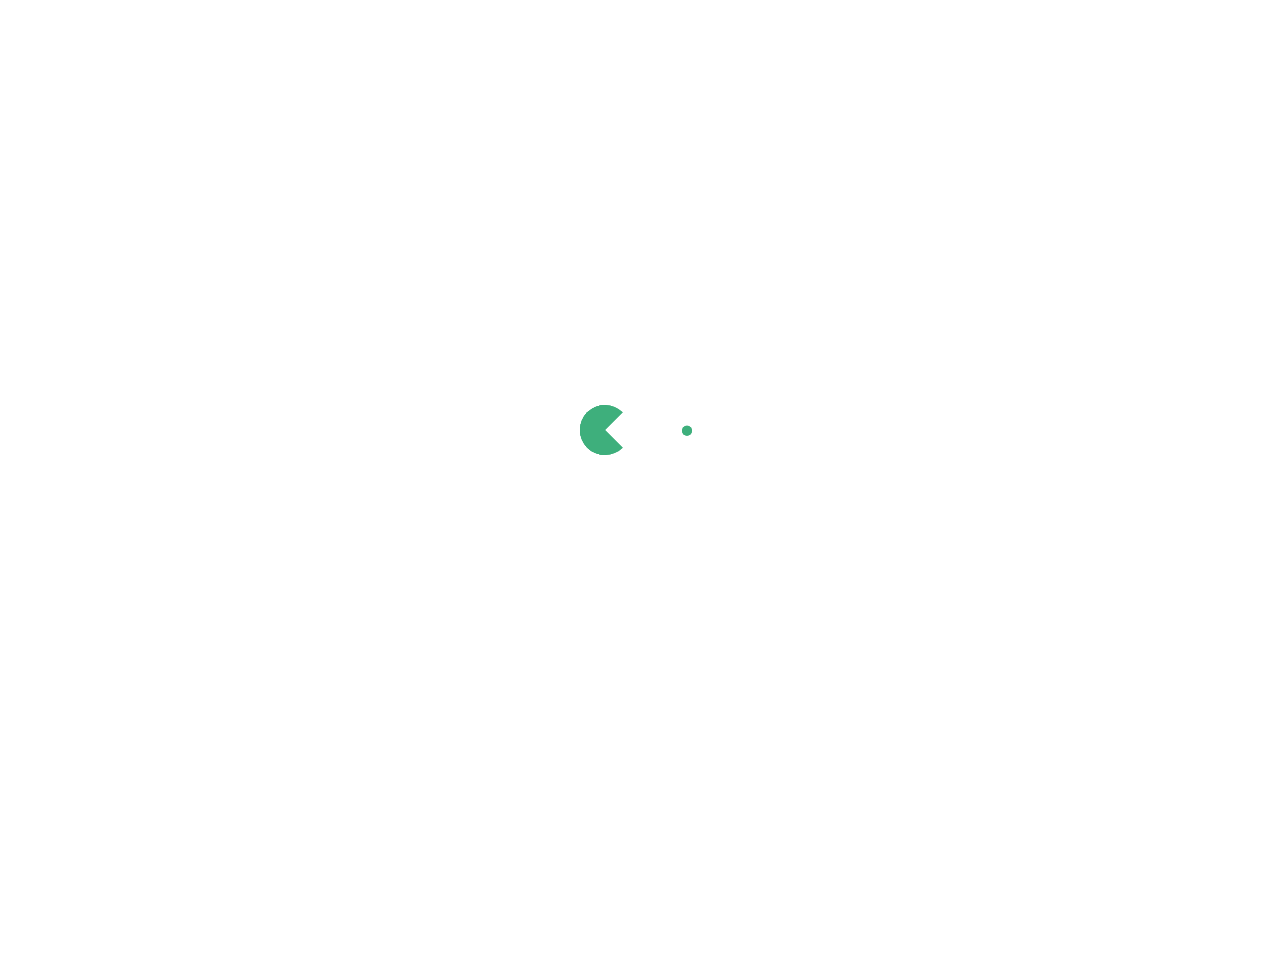
<file: categories/other/index.html>
<!DOCTYPE html>
<html lang="en-US">
  <head>
    <meta charset="utf-8">
    <meta name="viewport" content="width=device-width,initial-scale=1">
    <title>other categories | KLWF 技术博客</title>
    <meta name="description" content="">
    <meta name="generator" content="VuePress 1.4.0">
    <link rel="icon" href="/favicon.ico">
  <meta name="viewport" content="width=device-width,initial-scale=1,user-scalable=no">
  <meta name="baidu-site-verification" content="u0k2IyUyN9">
  <script crossorigin="anonymous" integrity="sha384-8t+aLluUVnn5SPPG/NbeZCH6TWIvaXIm/gDbutRvtEeElzxxWaZN+G/ZIEdI/f+y" src="//lib.baomitu.com/vue/2.6.10/vue.min.js"></script>
  <script crossorigin="anonymous" integrity="sha384-CFKP4mu2aEZDylNmi3T4nvSVvMIjfqDkz2rfskdOAkPkAIocK+cqVh+rLVAnonK5" src="//lib.baomitu.com/vue-router/3.1.3/vue-router.min.js"></script>
  <link rel="icon" href="/logo.png">
    
    <link rel="preload" href="/assets/css/0.styles.5a38b888.css" as="style"><link rel="preload" href="/assets/js/app.c8662134.js" as="script"><link rel="preload" href="/assets/js/6.b4b02dfb.js" as="script"><link rel="preload" href="/assets/js/1.2a439054.js" as="script"><link rel="prefetch" href="/assets/js/10.cc305b16.js"><link rel="prefetch" href="/assets/js/11.5c1829d0.js"><link rel="prefetch" href="/assets/js/12.0a526ec5.js"><link rel="prefetch" href="/assets/js/13.392974c5.js"><link rel="prefetch" href="/assets/js/14.ccb971a4.js"><link rel="prefetch" href="/assets/js/15.e7029570.js"><link rel="prefetch" href="/assets/js/3.9572675d.js"><link rel="prefetch" href="/assets/js/4.a4203b76.js"><link rel="prefetch" href="/assets/js/5.12c1dfda.js"><link rel="prefetch" href="/assets/js/7.2a63422d.js"><link rel="prefetch" href="/assets/js/8.71ae29b4.js"><link rel="prefetch" href="/assets/js/9.005a0592.js">
    <link rel="stylesheet" href="/assets/css/0.styles.5a38b888.css">
  </head>
  <body>
    <div id="app" data-server-rendered="true"><div class="categories-wrapper" data-v-7d81bf34><div class="theme-container no-sidebar" data-v-146b4d24 data-v-7d81bf34><div data-v-146b4d24><div id="loader-wrapper" class="loading-wrapper" data-v-d48f4d20 data-v-146b4d24 data-v-146b4d24><div class="loader-main" data-v-d48f4d20><div data-v-d48f4d20></div><div data-v-d48f4d20></div><div data-v-d48f4d20></div><div data-v-d48f4d20></div></div> <!----> <!----></div> <div class="password-shadow password-wrapper-out" style="display:none;" data-v-1e2a0cc0 data-v-146b4d24 data-v-146b4d24><h3 class="title" style="display:none;" data-v-1e2a0cc0 data-v-1e2a0cc0>KLWF 技术博客</h3> <!----> <label id="box" class="inputBox" style="display:none;" data-v-1e2a0cc0 data-v-1e2a0cc0><input type="password" value="" data-v-1e2a0cc0> <span data-v-1e2a0cc0>Konck! Knock!</span> <button data-v-1e2a0cc0>OK</button></label> <div class="footer" style="display:none;" data-v-1e2a0cc0 data-v-1e2a0cc0><span data-v-1e2a0cc0><i class="iconfont reco-theme" data-v-1e2a0cc0></i> <a target="blank" href="https://vuepress-theme-reco.recoluan.com" data-v-1e2a0cc0>vuePress-theme-reco</a></span> <span data-v-1e2a0cc0><i class="iconfont reco-copyright" data-v-1e2a0cc0></i> <a data-v-1e2a0cc0><span data-v-1e2a0cc0>klwf</span>
            
          <span data-v-1e2a0cc0>2017 - </span>
          2020
        </a></span></div></div> <div class="hide" data-v-146b4d24><header class="navbar" data-v-146b4d24><div class="sidebar-button"><svg xmlns="http://www.w3.org/2000/svg" aria-hidden="true" role="img" viewBox="0 0 448 512" class="icon"><path fill="currentColor" d="M436 124H12c-6.627 0-12-5.373-12-12V80c0-6.627 5.373-12 12-12h424c6.627 0 12 5.373 12 12v32c0 6.627-5.373 12-12 12zm0 160H12c-6.627 0-12-5.373-12-12v-32c0-6.627 5.373-12 12-12h424c6.627 0 12 5.373 12 12v32c0 6.627-5.373 12-12 12zm0 160H12c-6.627 0-12-5.373-12-12v-32c0-6.627 5.373-12 12-12h424c6.627 0 12 5.373 12 12v32c0 6.627-5.373 12-12 12z"></path></svg></div> <a href="/" class="home-link router-link-active"><img src="/head.png" alt="KLWF 技术博客" class="logo"> <span class="site-name">KLWF 技术博客</span></a> <div class="links"><div class="color-picker"><a class="color-button"><i class="iconfont reco-color"></i></a> <div class="color-picker-menu" style="display:none;"><div class="mode-options"><h4 class="title">Choose mode</h4> <ul class="color-mode-options"><li class="dark">dark</li><li class="auto active">auto</li><li class="light">light</li></ul></div></div></div> <div class="search-box"><i class="iconfont reco-search"></i> <input aria-label="Search" autocomplete="off" spellcheck="false" value=""> <!----></div> <nav class="nav-links can-hide"><div class="nav-item"><a href="/" class="nav-link"><i class="iconfont reco-home"></i>
  Home
</a></div><div class="nav-item"><div class="dropdown-wrapper"><a class="dropdown-title"><span class="title"><i class="iconfont reco-category"></i>
      Category
    </span> <span class="arrow right"></span></a> <ul class="nav-dropdown" style="display:none;"><li class="dropdown-item"><!----> <a href="/categories/other/" class="nav-link router-link-exact-active router-link-active"><i class="iconfont undefined"></i>
  other
</a></li><li class="dropdown-item"><!----> <a href="/categories/ALG/" class="nav-link"><i class="iconfont undefined"></i>
  ALG
</a></li><li class="dropdown-item"><!----> <a href="/categories/vue/" class="nav-link"><i class="iconfont undefined"></i>
  vue
</a></li></ul></div></div><div class="nav-item"><a href="/tag/" class="nav-link"><i class="iconfont reco-tag"></i>
  Tag
</a></div><div class="nav-item"><a href="/timeLine/" class="nav-link"><i class="iconfont reco-date"></i>
  TimeLine
</a></div><div class="nav-item"><div class="dropdown-wrapper"><a class="dropdown-title"><span class="title"><i class="iconfont reco-message"></i>
      Contact
    </span> <span class="arrow right"></span></a> <ul class="nav-dropdown" style="display:none;"><li class="dropdown-item"><!----> <a href="https://github.com/klwfwdk" target="_blank" rel="noopener noreferrer" class="nav-link external"><i class="iconfont reco-github"></i>
  GitHub
  <svg xmlns="http://www.w3.org/2000/svg" aria-hidden="true" x="0px" y="0px" viewBox="0 0 100 100" width="15" height="15" class="icon outbound"><path fill="currentColor" d="M18.8,85.1h56l0,0c2.2,0,4-1.8,4-4v-32h-8v28h-48v-48h28v-8h-32l0,0c-2.2,0-4,1.8-4,4v56C14.8,83.3,16.6,85.1,18.8,85.1z"></path> <polygon fill="currentColor" points="45.7,48.7 51.3,54.3 77.2,28.5 77.2,37.2 85.2,37.2 85.2,14.9 62.8,14.9 62.8,22.9 71.5,22.9"></polygon></svg></a></li></ul></div></div> <!----></nav></div></header> <div class="sidebar-mask" data-v-146b4d24></div> <aside class="sidebar" data-v-146b4d24><div class="personal-info-wrapper" data-v-b038cec6><!----> <h3 class="name" data-v-b038cec6>
    klwf
  </h3> <div class="num" data-v-b038cec6><div data-v-b038cec6><h3 data-v-b038cec6>3</h3> <h6 data-v-b038cec6>Article</h6></div> <div data-v-b038cec6><h3 data-v-b038cec6>5</h3> <h6 data-v-b038cec6>Tag</h6></div></div> <hr data-v-b038cec6></div> <nav class="nav-links"><div class="nav-item"><a href="/" class="nav-link"><i class="iconfont reco-home"></i>
  Home
</a></div><div class="nav-item"><div class="dropdown-wrapper"><a class="dropdown-title"><span class="title"><i class="iconfont reco-category"></i>
      Category
    </span> <span class="arrow right"></span></a> <ul class="nav-dropdown" style="display:none;"><li class="dropdown-item"><!----> <a href="/categories/other/" class="nav-link router-link-exact-active router-link-active"><i class="iconfont undefined"></i>
  other
</a></li><li class="dropdown-item"><!----> <a href="/categories/ALG/" class="nav-link"><i class="iconfont undefined"></i>
  ALG
</a></li><li class="dropdown-item"><!----> <a href="/categories/vue/" class="nav-link"><i class="iconfont undefined"></i>
  vue
</a></li></ul></div></div><div class="nav-item"><a href="/tag/" class="nav-link"><i class="iconfont reco-tag"></i>
  Tag
</a></div><div class="nav-item"><a href="/timeLine/" class="nav-link"><i class="iconfont reco-date"></i>
  TimeLine
</a></div><div class="nav-item"><div class="dropdown-wrapper"><a class="dropdown-title"><span class="title"><i class="iconfont reco-message"></i>
      Contact
    </span> <span class="arrow right"></span></a> <ul class="nav-dropdown" style="display:none;"><li class="dropdown-item"><!----> <a href="https://github.com/klwfwdk" target="_blank" rel="noopener noreferrer" class="nav-link external"><i class="iconfont reco-github"></i>
  GitHub
  <svg xmlns="http://www.w3.org/2000/svg" aria-hidden="true" x="0px" y="0px" viewBox="0 0 100 100" width="15" height="15" class="icon outbound"><path fill="currentColor" d="M18.8,85.1h56l0,0c2.2,0,4-1.8,4-4v-32h-8v28h-48v-48h28v-8h-32l0,0c-2.2,0-4,1.8-4,4v56C14.8,83.3,16.6,85.1,18.8,85.1z"></path> <polygon fill="currentColor" points="45.7,48.7 51.3,54.3 77.2,28.5 77.2,37.2 85.2,37.2 85.2,14.9 62.8,14.9 62.8,22.9 71.5,22.9"></polygon></svg></a></li></ul></div></div> <!----></nav>  <ul class="sidebar-links"><li><section class="sidebar-group depth-0"><p class="sidebar-heading open"><span></span> <!----></p> <!----></section></li></ul> </aside> <div class="password-shadow password-wrapper-in" style="display:none;" data-v-1e2a0cc0 data-v-146b4d24><h3 class="title" style="display:none;" data-v-1e2a0cc0 data-v-1e2a0cc0>other categories</h3> <!----> <label id="box" class="inputBox" style="display:none;" data-v-1e2a0cc0 data-v-1e2a0cc0><input type="password" value="" data-v-1e2a0cc0> <span data-v-1e2a0cc0>Konck! Knock!</span> <button data-v-1e2a0cc0>OK</button></label> <div class="footer" style="display:none;" data-v-1e2a0cc0 data-v-1e2a0cc0><span data-v-1e2a0cc0><i class="iconfont reco-theme" data-v-1e2a0cc0></i> <a target="blank" href="https://vuepress-theme-reco.recoluan.com" data-v-1e2a0cc0>vuePress-theme-reco</a></span> <span data-v-1e2a0cc0><i class="iconfont reco-copyright" data-v-1e2a0cc0></i> <a data-v-1e2a0cc0><span data-v-1e2a0cc0>klwf</span>
            
          <span data-v-1e2a0cc0>2017 - </span>
          2020
        </a></span></div></div> <div data-v-146b4d24><ul class="category-wrapper" style="display:none;" data-v-7d81bf34 data-v-7d81bf34><li class="category-item active" data-v-7d81bf34><a href="/categories/other/" class="router-link-exact-active router-link-active" data-v-7d81bf34><span class="category-name" data-v-7d81bf34>other</span> <span class="post-num" style="background-color:#fb9b5f;" data-v-7d81bf34>2</span></a></li><li class="category-item" data-v-7d81bf34><a href="/categories/ALG/" data-v-7d81bf34><span class="category-name" data-v-7d81bf34>ALG</span> <span class="post-num" style="background-color:#f47e60;" data-v-7d81bf34>1</span></a></li><li class="category-item" data-v-7d81bf34><a href="/categories/vue/" data-v-7d81bf34><span class="category-name" data-v-7d81bf34>vue</span> <span class="post-num" style="background-color:#849b87;" data-v-7d81bf34>1</span></a></li></ul> <div class="abstract-wrapper list" style="display:none;" data-v-b014bc36 data-v-7d81bf34 data-v-7d81bf34><div class="abstract-item" data-v-28f76ce9 data-v-b014bc36><!----> <div class="title" data-v-28f76ce9><!----> <a href="/views/other/A_chrono-node%E2%80%98s_Bug_with_TimeZone.html" data-v-28f76ce9>A Chrone-node Bug with TimeZone</a></div> <div class="abstract" data-v-28f76ce9></div> <hr class="hr" data-v-28f76ce9> <div data-v-484a899e data-v-28f76ce9><i class="iconfont reco-account" data-v-484a899e><span data-v-484a899e>klwf</span></i> <i class="iconfont reco-date" data-v-484a899e><span data-v-484a899e>2019-04-09</span></i> <!----> <i class="iconfont reco-tag tags" data-v-484a899e><span class="tag-item" data-v-484a899e>
      chrono
    </span><span class="tag-item" data-v-484a899e>
      BUG
    </span></i></div></div></div> <div class="pagation pagation" style="display:none;" data-v-640500d5 data-v-7d81bf34 data-v-7d81bf34><div class="pagation-list" data-v-640500d5><span unselectable="on" class="jump" style="display:none;" data-v-640500d5>Prev</span> <span class="jump" style="display:none;" data-v-640500d5>1</span> <span class="ellipsis" style="display:none;" data-v-640500d5>...</span> <span class="jump bgprimary" data-v-640500d5>1</span> <span class="ellipsis" style="display:none;" data-v-640500d5>...</span> <span class="jump" style="display:none;" data-v-640500d5>1</span> <span class="jump" style="display:none;" data-v-640500d5>Next</span> <span class="jumppoint" data-v-640500d5>跳转到：</span> <span class="jumpinp" data-v-640500d5><input type="text" value="" data-v-640500d5></span> <span class="jump gobtn" data-v-640500d5>GO</span></div></div> <div style="display:none;" data-v-146b4d24 data-v-146b4d24><div class="comments-wrapper" style="display:none;" data-v-146b4d24><!----></div></div></div></div></div></div></div><div class="global-ui"><div class="back-to-ceiling" style="right:1rem;bottom:6rem;width:2.5rem;height:2.5rem;border-radius:.25rem;line-height:2.5rem;display:none;" data-v-44bd5a18 data-v-44bd5a18><svg t="1574745035067" viewBox="0 0 1024 1024" version="1.1" xmlns="http://www.w3.org/2000/svg" p-id="5404" class="icon" data-v-44bd5a18><path d="M526.60727968 10.90185116a27.675 27.675 0 0 0-29.21455937 0c-131.36607665 82.28402758-218.69155461 228.01873535-218.69155402 394.07834331a462.20625001 462.20625001 0 0 0 5.36959153 69.94390903c1.00431239 6.55289093-0.34802892 13.13561351-3.76865779 18.80351572-32.63518765 54.11355614-51.75690182 118.55860487-51.7569018 187.94566865a371.06718723 371.06718723 0 0 0 11.50484808 91.98906777c6.53300375 25.50556257 41.68394495 28.14064038 52.69160883 4.22606766 17.37162448-37.73630017 42.14135425-72.50938081 72.80769204-103.21549295 2.18761121 3.04276886 4.15646224 6.24463696 6.40373557 9.22774369a1871.4375 1871.4375 0 0 0 140.04691725 5.34970492 1866.36093723 1866.36093723 0 0 0 140.04691723-5.34970492c2.24727335-2.98310674 4.21612437-6.18497483 6.3937923-9.2178004 30.66633723 30.70611158 55.4360664 65.4791928 72.80769147 103.21549355 11.00766384 23.91457269 46.15860503 21.27949489 52.69160879-4.22606768a371.15156223 371.15156223 0 0 0 11.514792-91.99901164c0-69.36717486-19.13165746-133.82216804-51.75690182-187.92578088-3.42062944-5.66790279-4.76302748-12.26056868-3.76865837-18.80351632a462.20625001 462.20625001 0 0 0 5.36959269-69.943909c-0.00994388-166.08943902-87.32547796-311.81420293-218.6915546-394.09823051zM605.93803103 357.87693858a93.93749974 93.93749974 0 1 1-187.89594924 6.1e-7 93.93749974 93.93749974 0 0 1 187.89594924-6.1e-7z" p-id="5405" data-v-44bd5a18></path><path d="M429.50777625 765.63860547C429.50777625 803.39355007 466.44236686 1000.39046097 512.00932183 1000.39046097c45.56695499 0 82.4922232-197.00623328 82.5015456-234.7518555 0-37.75494459-36.9345906-68.35043303-82.4922232-68.34111062-45.57627738-0.00932239-82.52019037 30.59548842-82.51086798 68.34111062z" p-id="5406" data-v-44bd5a18></path></svg></div></div></div>
    <script src="/assets/js/app.c8662134.js" defer></script><script src="/assets/js/6.b4b02dfb.js" defer></script><script src="/assets/js/1.2a439054.js" defer></script>
  </body>
</html>
</file>
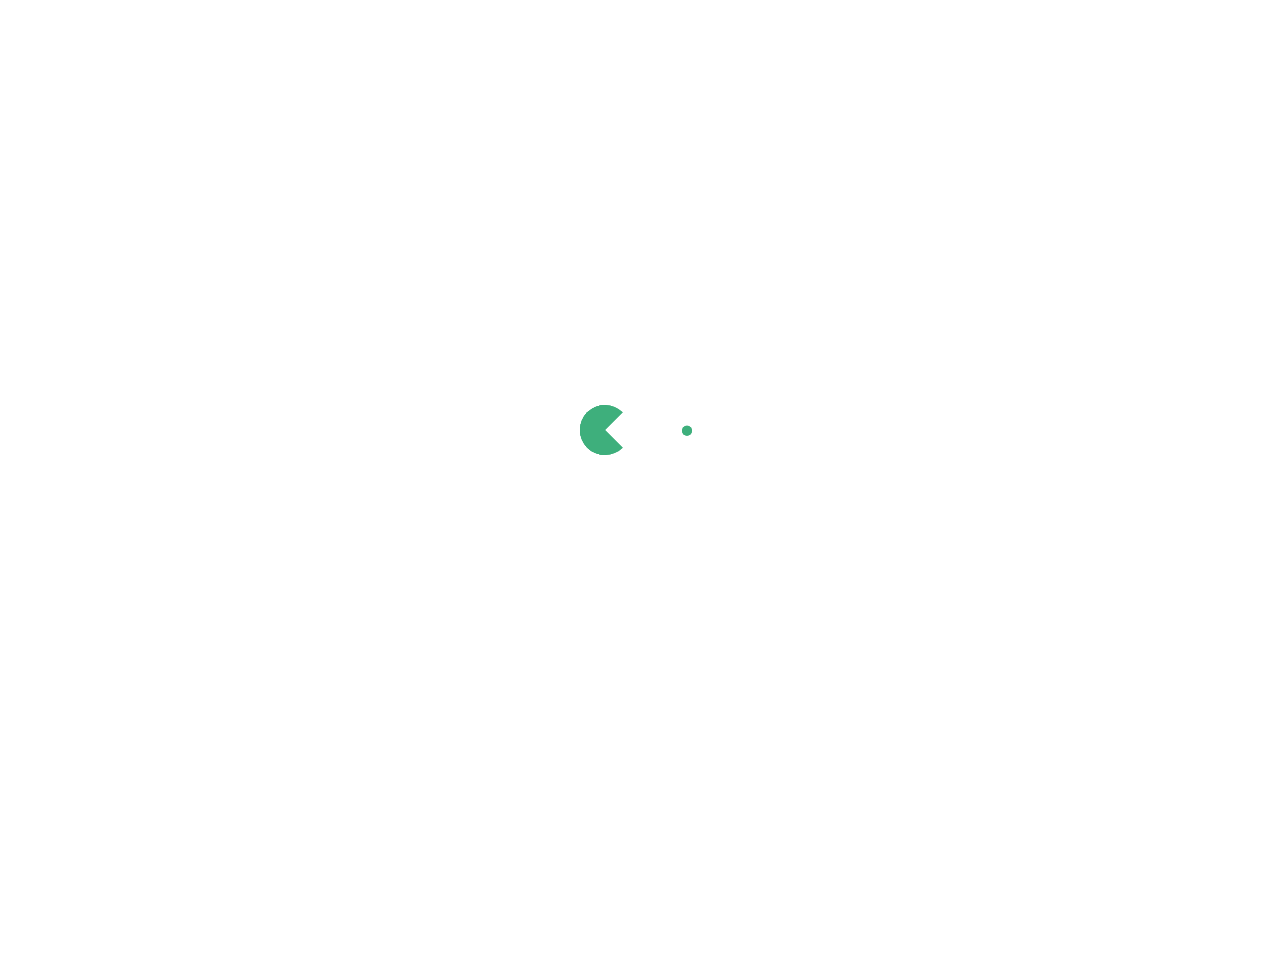
<file: categories/typescript/index.html>
<!DOCTYPE html>
<html lang="en-US">
  <head>
    <meta charset="utf-8">
    <meta name="viewport" content="width=device-width,initial-scale=1">
    <title>typescript categories | KLWF 技术博客</title>
    <meta name="description" content="">
    <meta name="generator" content="VuePress 1.4.0">
    <link rel="icon" href="/favicon.ico">
  <meta name="viewport" content="width=device-width,initial-scale=1,user-scalable=no">
  <meta name="baidu-site-verification" content="u0k2IyUyN9">
  <script crossorigin="anonymous" integrity="sha384-8t+aLluUVnn5SPPG/NbeZCH6TWIvaXIm/gDbutRvtEeElzxxWaZN+G/ZIEdI/f+y" src="//lib.baomitu.com/vue/2.6.10/vue.min.js"></script>
  <script crossorigin="anonymous" integrity="sha384-CFKP4mu2aEZDylNmi3T4nvSVvMIjfqDkz2rfskdOAkPkAIocK+cqVh+rLVAnonK5" src="//lib.baomitu.com/vue-router/3.1.3/vue-router.min.js"></script>
    
    <link rel="preload" href="/assets/css/0.styles.5a38b888.css" as="style"><link rel="preload" href="/assets/js/app.1db313fa.js" as="script"><link rel="preload" href="/assets/js/6.b4b02dfb.js" as="script"><link rel="preload" href="/assets/js/1.2a439054.js" as="script"><link rel="prefetch" href="/assets/js/10.cc305b16.js"><link rel="prefetch" href="/assets/js/11.5c1829d0.js"><link rel="prefetch" href="/assets/js/12.0a526ec5.js"><link rel="prefetch" href="/assets/js/13.392974c5.js"><link rel="prefetch" href="/assets/js/14.86444d40.js"><link rel="prefetch" href="/assets/js/15.c1d55d98.js"><link rel="prefetch" href="/assets/js/16.40af1ec8.js"><link rel="prefetch" href="/assets/js/17.ca02347b.js"><link rel="prefetch" href="/assets/js/18.f22a83b1.js"><link rel="prefetch" href="/assets/js/3.9572675d.js"><link rel="prefetch" href="/assets/js/4.a4203b76.js"><link rel="prefetch" href="/assets/js/5.12c1dfda.js"><link rel="prefetch" href="/assets/js/7.2a63422d.js"><link rel="prefetch" href="/assets/js/8.71ae29b4.js"><link rel="prefetch" href="/assets/js/9.64da5f04.js">
    <link rel="stylesheet" href="/assets/css/0.styles.5a38b888.css">
  </head>
  <body>
    <div id="app" data-server-rendered="true"><div class="categories-wrapper" data-v-7d81bf34><div class="theme-container no-sidebar" data-v-146b4d24 data-v-7d81bf34><div data-v-146b4d24><div id="loader-wrapper" class="loading-wrapper" data-v-d48f4d20 data-v-146b4d24 data-v-146b4d24><div class="loader-main" data-v-d48f4d20><div data-v-d48f4d20></div><div data-v-d48f4d20></div><div data-v-d48f4d20></div><div data-v-d48f4d20></div></div> <!----> <!----></div> <div class="password-shadow password-wrapper-out" style="display:none;" data-v-1e2a0cc0 data-v-146b4d24 data-v-146b4d24><h3 class="title" style="display:none;" data-v-1e2a0cc0 data-v-1e2a0cc0>KLWF 技术博客</h3> <!----> <label id="box" class="inputBox" style="display:none;" data-v-1e2a0cc0 data-v-1e2a0cc0><input type="password" value="" data-v-1e2a0cc0> <span data-v-1e2a0cc0>Konck! Knock!</span> <button data-v-1e2a0cc0>OK</button></label> <div class="footer" style="display:none;" data-v-1e2a0cc0 data-v-1e2a0cc0><span data-v-1e2a0cc0><i class="iconfont reco-theme" data-v-1e2a0cc0></i> <a target="blank" href="https://vuepress-theme-reco.recoluan.com" data-v-1e2a0cc0>vuePress-theme-reco</a></span> <span data-v-1e2a0cc0><i class="iconfont reco-copyright" data-v-1e2a0cc0></i> <a data-v-1e2a0cc0><span data-v-1e2a0cc0>klwf</span>
            
          <span data-v-1e2a0cc0>2017 - </span>
          2020
        </a></span></div></div> <div class="hide" data-v-146b4d24><header class="navbar" data-v-146b4d24><div class="sidebar-button"><svg xmlns="http://www.w3.org/2000/svg" aria-hidden="true" role="img" viewBox="0 0 448 512" class="icon"><path fill="currentColor" d="M436 124H12c-6.627 0-12-5.373-12-12V80c0-6.627 5.373-12 12-12h424c6.627 0 12 5.373 12 12v32c0 6.627-5.373 12-12 12zm0 160H12c-6.627 0-12-5.373-12-12v-32c0-6.627 5.373-12 12-12h424c6.627 0 12 5.373 12 12v32c0 6.627-5.373 12-12 12zm0 160H12c-6.627 0-12-5.373-12-12v-32c0-6.627 5.373-12 12-12h424c6.627 0 12 5.373 12 12v32c0 6.627-5.373 12-12 12z"></path></svg></div> <a href="/" class="home-link router-link-active"><img src="/head.png" alt="KLWF 技术博客" class="logo"> <span class="site-name">KLWF 技术博客</span></a> <div class="links"><div class="color-picker"><a class="color-button"><i class="iconfont reco-color"></i></a> <div class="color-picker-menu" style="display:none;"><div class="mode-options"><h4 class="title">Choose mode</h4> <ul class="color-mode-options"><li class="dark">dark</li><li class="auto active">auto</li><li class="light">light</li></ul></div></div></div> <div class="search-box"><i class="iconfont reco-search"></i> <input aria-label="Search" autocomplete="off" spellcheck="false" value=""> <!----></div> <nav class="nav-links can-hide"><div class="nav-item"><a href="/" class="nav-link"><i class="iconfont reco-home"></i>
  Home
</a></div><div class="nav-item"><div class="dropdown-wrapper"><a class="dropdown-title"><span class="title"><i class="iconfont reco-category"></i>
      Category
    </span> <span class="arrow right"></span></a> <ul class="nav-dropdown" style="display:none;"><li class="dropdown-item"><!----> <a href="/categories/other/" class="nav-link"><i class="iconfont undefined"></i>
  other
</a></li><li class="dropdown-item"><!----> <a href="/categories/ALG/" class="nav-link"><i class="iconfont undefined"></i>
  ALG
</a></li><li class="dropdown-item"><!----> <a href="/categories/typescript/" class="nav-link router-link-exact-active router-link-active"><i class="iconfont undefined"></i>
  typescript
</a></li><li class="dropdown-item"><!----> <a href="/categories/vue/" class="nav-link"><i class="iconfont undefined"></i>
  vue
</a></li><li class="dropdown-item"><!----> <a href="/categories/dom/" class="nav-link"><i class="iconfont undefined"></i>
  dom
</a></li></ul></div></div><div class="nav-item"><a href="/tag/" class="nav-link"><i class="iconfont reco-tag"></i>
  Tag
</a></div><div class="nav-item"><a href="/timeLine/" class="nav-link"><i class="iconfont reco-date"></i>
  TimeLine
</a></div><div class="nav-item"><div class="dropdown-wrapper"><a class="dropdown-title"><span class="title"><i class="iconfont reco-message"></i>
      Contact
    </span> <span class="arrow right"></span></a> <ul class="nav-dropdown" style="display:none;"><li class="dropdown-item"><!----> <a href="https://github.com/klwfwdk" target="_blank" rel="noopener noreferrer" class="nav-link external"><i class="iconfont reco-github"></i>
  GitHub
  <svg xmlns="http://www.w3.org/2000/svg" aria-hidden="true" x="0px" y="0px" viewBox="0 0 100 100" width="15" height="15" class="icon outbound"><path fill="currentColor" d="M18.8,85.1h56l0,0c2.2,0,4-1.8,4-4v-32h-8v28h-48v-48h28v-8h-32l0,0c-2.2,0-4,1.8-4,4v56C14.8,83.3,16.6,85.1,18.8,85.1z"></path> <polygon fill="currentColor" points="45.7,48.7 51.3,54.3 77.2,28.5 77.2,37.2 85.2,37.2 85.2,14.9 62.8,14.9 62.8,22.9 71.5,22.9"></polygon></svg></a></li></ul></div></div> <!----></nav></div></header> <div class="sidebar-mask" data-v-146b4d24></div> <aside class="sidebar" data-v-146b4d24><div class="personal-info-wrapper" data-v-b038cec6><!----> <h3 class="name" data-v-b038cec6>
    klwf
  </h3> <div class="num" data-v-b038cec6><div data-v-b038cec6><h3 data-v-b038cec6>4</h3> <h6 data-v-b038cec6>Article</h6></div> <div data-v-b038cec6><h3 data-v-b038cec6>7</h3> <h6 data-v-b038cec6>Tag</h6></div></div> <hr data-v-b038cec6></div> <nav class="nav-links"><div class="nav-item"><a href="/" class="nav-link"><i class="iconfont reco-home"></i>
  Home
</a></div><div class="nav-item"><div class="dropdown-wrapper"><a class="dropdown-title"><span class="title"><i class="iconfont reco-category"></i>
      Category
    </span> <span class="arrow right"></span></a> <ul class="nav-dropdown" style="display:none;"><li class="dropdown-item"><!----> <a href="/categories/other/" class="nav-link"><i class="iconfont undefined"></i>
  other
</a></li><li class="dropdown-item"><!----> <a href="/categories/ALG/" class="nav-link"><i class="iconfont undefined"></i>
  ALG
</a></li><li class="dropdown-item"><!----> <a href="/categories/typescript/" class="nav-link router-link-exact-active router-link-active"><i class="iconfont undefined"></i>
  typescript
</a></li><li class="dropdown-item"><!----> <a href="/categories/vue/" class="nav-link"><i class="iconfont undefined"></i>
  vue
</a></li><li class="dropdown-item"><!----> <a href="/categories/dom/" class="nav-link"><i class="iconfont undefined"></i>
  dom
</a></li></ul></div></div><div class="nav-item"><a href="/tag/" class="nav-link"><i class="iconfont reco-tag"></i>
  Tag
</a></div><div class="nav-item"><a href="/timeLine/" class="nav-link"><i class="iconfont reco-date"></i>
  TimeLine
</a></div><div class="nav-item"><div class="dropdown-wrapper"><a class="dropdown-title"><span class="title"><i class="iconfont reco-message"></i>
      Contact
    </span> <span class="arrow right"></span></a> <ul class="nav-dropdown" style="display:none;"><li class="dropdown-item"><!----> <a href="https://github.com/klwfwdk" target="_blank" rel="noopener noreferrer" class="nav-link external"><i class="iconfont reco-github"></i>
  GitHub
  <svg xmlns="http://www.w3.org/2000/svg" aria-hidden="true" x="0px" y="0px" viewBox="0 0 100 100" width="15" height="15" class="icon outbound"><path fill="currentColor" d="M18.8,85.1h56l0,0c2.2,0,4-1.8,4-4v-32h-8v28h-48v-48h28v-8h-32l0,0c-2.2,0-4,1.8-4,4v56C14.8,83.3,16.6,85.1,18.8,85.1z"></path> <polygon fill="currentColor" points="45.7,48.7 51.3,54.3 77.2,28.5 77.2,37.2 85.2,37.2 85.2,14.9 62.8,14.9 62.8,22.9 71.5,22.9"></polygon></svg></a></li></ul></div></div> <!----></nav>  <ul class="sidebar-links"><li><section class="sidebar-group depth-0"><p class="sidebar-heading open"><span></span> <!----></p> <!----></section></li></ul> </aside> <div class="password-shadow password-wrapper-in" style="display:none;" data-v-1e2a0cc0 data-v-146b4d24><h3 class="title" style="display:none;" data-v-1e2a0cc0 data-v-1e2a0cc0>typescript categories</h3> <!----> <label id="box" class="inputBox" style="display:none;" data-v-1e2a0cc0 data-v-1e2a0cc0><input type="password" value="" data-v-1e2a0cc0> <span data-v-1e2a0cc0>Konck! Knock!</span> <button data-v-1e2a0cc0>OK</button></label> <div class="footer" style="display:none;" data-v-1e2a0cc0 data-v-1e2a0cc0><span data-v-1e2a0cc0><i class="iconfont reco-theme" data-v-1e2a0cc0></i> <a target="blank" href="https://vuepress-theme-reco.recoluan.com" data-v-1e2a0cc0>vuePress-theme-reco</a></span> <span data-v-1e2a0cc0><i class="iconfont reco-copyright" data-v-1e2a0cc0></i> <a data-v-1e2a0cc0><span data-v-1e2a0cc0>klwf</span>
            
          <span data-v-1e2a0cc0>2017 - </span>
          2020
        </a></span></div></div> <div data-v-146b4d24><ul class="category-wrapper" style="display:none;" data-v-7d81bf34 data-v-7d81bf34><li class="category-item" data-v-7d81bf34><a href="/categories/other/" data-v-7d81bf34><span class="category-name" data-v-7d81bf34>other</span> <span class="post-num" style="background-color:#f47e60;" data-v-7d81bf34>2</span></a></li><li class="category-item" data-v-7d81bf34><a href="/categories/ALG/" data-v-7d81bf34><span class="category-name" data-v-7d81bf34>ALG</span> <span class="post-num" style="background-color:#f47e60;" data-v-7d81bf34>1</span></a></li><li class="category-item active" data-v-7d81bf34><a href="/categories/typescript/" class="router-link-exact-active router-link-active" data-v-7d81bf34><span class="category-name" data-v-7d81bf34>typescript</span> <span class="post-num" style="background-color:#abbd81;" data-v-7d81bf34>1</span></a></li><li class="category-item" data-v-7d81bf34><a href="/categories/vue/" data-v-7d81bf34><span class="category-name" data-v-7d81bf34>vue</span> <span class="post-num" style="background-color:#f26d6d;" data-v-7d81bf34>3</span></a></li><li class="category-item" data-v-7d81bf34><a href="/categories/dom/" data-v-7d81bf34><span class="category-name" data-v-7d81bf34>dom</span> <span class="post-num" style="background-color:#e15b64;" data-v-7d81bf34>1</span></a></li></ul> <div class="abstract-wrapper list" style="display:none;" data-v-b014bc36 data-v-7d81bf34 data-v-7d81bf34></div> <div class="pagation pagation" style="display:none;" data-v-640500d5 data-v-7d81bf34 data-v-7d81bf34><div class="pagation-list" data-v-640500d5><span unselectable="on" class="jump" style="display:none;" data-v-640500d5>Prev</span> <span class="jump" style="display:none;" data-v-640500d5>1</span> <span class="ellipsis" style="display:none;" data-v-640500d5>...</span>  <span class="ellipsis" style="display:none;" data-v-640500d5>...</span> <span class="jump" style="display:none;" data-v-640500d5>0</span> <span class="jump" style="display:none;" data-v-640500d5>Next</span> <span class="jumppoint" data-v-640500d5>跳转到：</span> <span class="jumpinp" data-v-640500d5><input type="text" value="" data-v-640500d5></span> <span class="jump gobtn" data-v-640500d5>GO</span></div></div> <div style="display:none;" data-v-146b4d24 data-v-146b4d24><div class="comments-wrapper" style="display:none;" data-v-146b4d24><!----></div></div></div></div></div></div></div><div class="global-ui"><div class="back-to-ceiling" style="right:1rem;bottom:6rem;width:2.5rem;height:2.5rem;border-radius:.25rem;line-height:2.5rem;display:none;" data-v-44bd5a18 data-v-44bd5a18><svg t="1574745035067" viewBox="0 0 1024 1024" version="1.1" xmlns="http://www.w3.org/2000/svg" p-id="5404" class="icon" data-v-44bd5a18><path d="M526.60727968 10.90185116a27.675 27.675 0 0 0-29.21455937 0c-131.36607665 82.28402758-218.69155461 228.01873535-218.69155402 394.07834331a462.20625001 462.20625001 0 0 0 5.36959153 69.94390903c1.00431239 6.55289093-0.34802892 13.13561351-3.76865779 18.80351572-32.63518765 54.11355614-51.75690182 118.55860487-51.7569018 187.94566865a371.06718723 371.06718723 0 0 0 11.50484808 91.98906777c6.53300375 25.50556257 41.68394495 28.14064038 52.69160883 4.22606766 17.37162448-37.73630017 42.14135425-72.50938081 72.80769204-103.21549295 2.18761121 3.04276886 4.15646224 6.24463696 6.40373557 9.22774369a1871.4375 1871.4375 0 0 0 140.04691725 5.34970492 1866.36093723 1866.36093723 0 0 0 140.04691723-5.34970492c2.24727335-2.98310674 4.21612437-6.18497483 6.3937923-9.2178004 30.66633723 30.70611158 55.4360664 65.4791928 72.80769147 103.21549355 11.00766384 23.91457269 46.15860503 21.27949489 52.69160879-4.22606768a371.15156223 371.15156223 0 0 0 11.514792-91.99901164c0-69.36717486-19.13165746-133.82216804-51.75690182-187.92578088-3.42062944-5.66790279-4.76302748-12.26056868-3.76865837-18.80351632a462.20625001 462.20625001 0 0 0 5.36959269-69.943909c-0.00994388-166.08943902-87.32547796-311.81420293-218.6915546-394.09823051zM605.93803103 357.87693858a93.93749974 93.93749974 0 1 1-187.89594924 6.1e-7 93.93749974 93.93749974 0 0 1 187.89594924-6.1e-7z" p-id="5405" data-v-44bd5a18></path><path d="M429.50777625 765.63860547C429.50777625 803.39355007 466.44236686 1000.39046097 512.00932183 1000.39046097c45.56695499 0 82.4922232-197.00623328 82.5015456-234.7518555 0-37.75494459-36.9345906-68.35043303-82.4922232-68.34111062-45.57627738-0.00932239-82.52019037 30.59548842-82.51086798 68.34111062z" p-id="5406" data-v-44bd5a18></path></svg></div></div></div>
    <script src="/assets/js/app.1db313fa.js" defer></script><script src="/assets/js/6.b4b02dfb.js" defer></script><script src="/assets/js/1.2a439054.js" defer></script>
  </body>
</html>
</file>
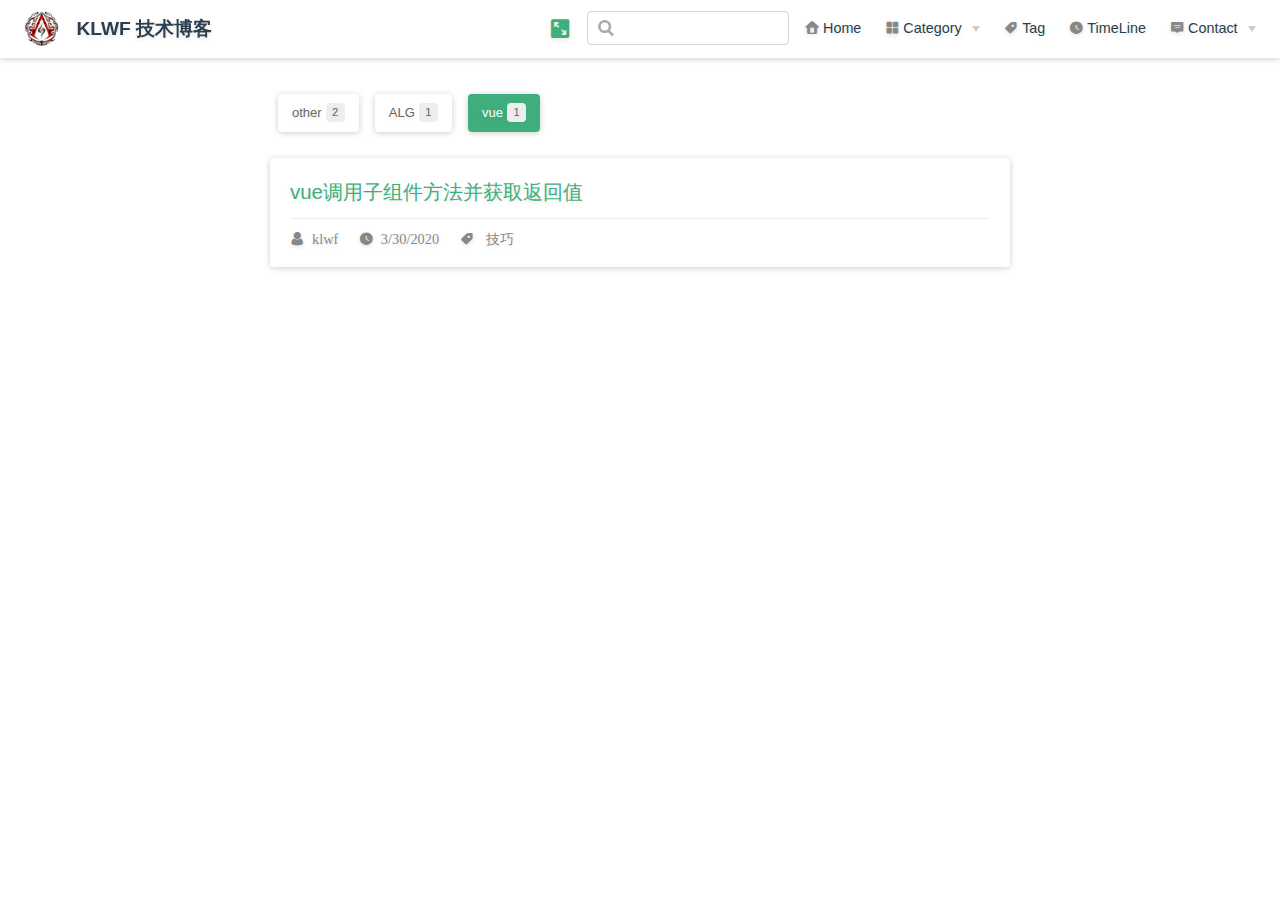
<file: categories/vue/index.html>
<!DOCTYPE html>
<html lang="en-US">
  <head>
    <meta charset="utf-8">
    <meta name="viewport" content="width=device-width,initial-scale=1">
    <title>vue categories | KLWF 技术博客</title>
    <meta name="description" content="">
    <link rel="icon" href="/favicon.ico">
  <meta name="viewport" content="width=device-width,initial-scale=1,user-scalable=no">
    
    <link rel="preload" href="/assets/css/0.styles.cb11b813.css" as="style"><link rel="preload" href="/assets/js/app.6be12037.js" as="script"><link rel="preload" href="/assets/js/5.142b095b.js" as="script"><link rel="preload" href="/assets/js/1.48669721.js" as="script"><link rel="prefetch" href="/assets/js/10.e2a7421a.js"><link rel="prefetch" href="/assets/js/11.b85f4306.js"><link rel="prefetch" href="/assets/js/12.5d82003a.js"><link rel="prefetch" href="/assets/js/13.deb38fa3.js"><link rel="prefetch" href="/assets/js/14.23c0e79b.js"><link rel="prefetch" href="/assets/js/3.6b0186d6.js"><link rel="prefetch" href="/assets/js/4.04e2ffd5.js"><link rel="prefetch" href="/assets/js/6.6afc63b0.js"><link rel="prefetch" href="/assets/js/7.93a52361.js"><link rel="prefetch" href="/assets/js/8.02b84f8b.js"><link rel="prefetch" href="/assets/js/9.ce38dad8.js">
    <link rel="stylesheet" href="/assets/css/0.styles.cb11b813.css">
  </head>
  <body>
    <div id="app" data-server-rendered="true"><div class="categories-wrapper reco-hide" data-v-3d2d0e89><div class="theme-container no-sidebar" data-v-d530d81e data-v-3d2d0e89><div id="loader-wrapper" data-v-6ecc2164 data-v-d530d81e data-v-d530d81e><div class="loader-main" data-v-6ecc2164><div data-v-6ecc2164></div><div data-v-6ecc2164></div><div data-v-6ecc2164></div><div data-v-6ecc2164></div></div> <!----> <p class="description" data-v-6ecc2164>Just wait a minute!</p></div> <div data-v-d530d81e></div></div></div><div class="global-ui"><div class="back-to-ceiling" style="right:1rem;bottom:6rem;width:2.5rem;height:2.5rem;border-radius:.25rem;line-height:2.5rem;background-color:rgba(231, 234, 241,.5);display:none;" data-v-6befc25c data-v-6befc25c><i class="iconfont reco-up" data-v-6befc25c></i></div></div></div>
    <script src="/assets/js/app.6be12037.js" defer></script><script src="/assets/js/5.142b095b.js" defer></script><script src="/assets/js/1.48669721.js" defer></script>
  </body>
</html>
</file>
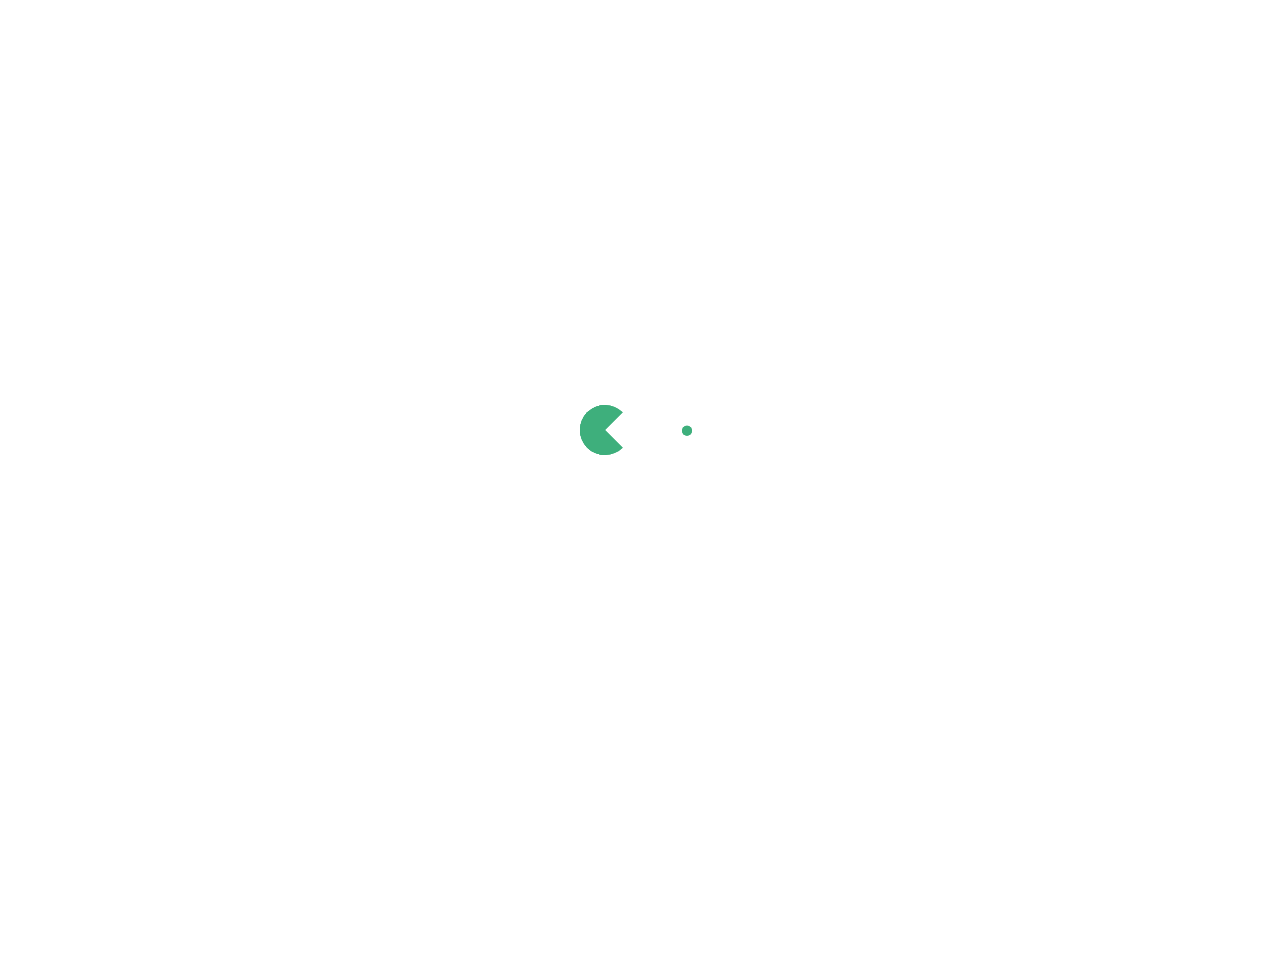
<file: tags/BUG/index.html>
<!DOCTYPE html>
<html lang="en-US">
  <head>
    <meta charset="utf-8">
    <meta name="viewport" content="width=device-width,initial-scale=1">
    <title>BUG tags | KLWF 技术博客</title>
    <meta name="description" content="">
    <meta name="generator" content="VuePress 1.4.0">
    <link rel="icon" href="/favicon.ico">
  <meta name="viewport" content="width=device-width,initial-scale=1,user-scalable=no">
  <meta name="baidu-site-verification" content="u0k2IyUyN9">
  <script crossorigin="anonymous" integrity="sha384-8t+aLluUVnn5SPPG/NbeZCH6TWIvaXIm/gDbutRvtEeElzxxWaZN+G/ZIEdI/f+y" src="//lib.baomitu.com/vue/2.6.10/vue.min.js"></script>
  <script crossorigin="anonymous" integrity="sha384-CFKP4mu2aEZDylNmi3T4nvSVvMIjfqDkz2rfskdOAkPkAIocK+cqVh+rLVAnonK5" src="//lib.baomitu.com/vue-router/3.1.3/vue-router.min.js"></script>
  <link rel="icon" href="/logo.png">
    
    <link rel="preload" href="/assets/css/0.styles.5a38b888.css" as="style"><link rel="preload" href="/assets/js/app.c8662134.js" as="script"><link rel="preload" href="/assets/js/4.a4203b76.js" as="script"><link rel="preload" href="/assets/js/1.2a439054.js" as="script"><link rel="prefetch" href="/assets/js/10.cc305b16.js"><link rel="prefetch" href="/assets/js/11.5c1829d0.js"><link rel="prefetch" href="/assets/js/12.0a526ec5.js"><link rel="prefetch" href="/assets/js/13.392974c5.js"><link rel="prefetch" href="/assets/js/14.ccb971a4.js"><link rel="prefetch" href="/assets/js/15.e7029570.js"><link rel="prefetch" href="/assets/js/3.9572675d.js"><link rel="prefetch" href="/assets/js/5.12c1dfda.js"><link rel="prefetch" href="/assets/js/6.b4b02dfb.js"><link rel="prefetch" href="/assets/js/7.2a63422d.js"><link rel="prefetch" href="/assets/js/8.71ae29b4.js"><link rel="prefetch" href="/assets/js/9.005a0592.js">
    <link rel="stylesheet" href="/assets/css/0.styles.5a38b888.css">
  </head>
  <body>
    <div id="app" data-server-rendered="true"><div class="tag-wrapper" data-v-c2f129e2><div class="theme-container no-sidebar" data-v-146b4d24 data-v-c2f129e2><div data-v-146b4d24><div id="loader-wrapper" class="loading-wrapper" data-v-d48f4d20 data-v-146b4d24 data-v-146b4d24><div class="loader-main" data-v-d48f4d20><div data-v-d48f4d20></div><div data-v-d48f4d20></div><div data-v-d48f4d20></div><div data-v-d48f4d20></div></div> <!----> <!----></div> <div class="password-shadow password-wrapper-out" style="display:none;" data-v-1e2a0cc0 data-v-146b4d24 data-v-146b4d24><h3 class="title" style="display:none;" data-v-1e2a0cc0 data-v-1e2a0cc0>KLWF 技术博客</h3> <!----> <label id="box" class="inputBox" style="display:none;" data-v-1e2a0cc0 data-v-1e2a0cc0><input type="password" value="" data-v-1e2a0cc0> <span data-v-1e2a0cc0>Konck! Knock!</span> <button data-v-1e2a0cc0>OK</button></label> <div class="footer" style="display:none;" data-v-1e2a0cc0 data-v-1e2a0cc0><span data-v-1e2a0cc0><i class="iconfont reco-theme" data-v-1e2a0cc0></i> <a target="blank" href="https://vuepress-theme-reco.recoluan.com" data-v-1e2a0cc0>vuePress-theme-reco</a></span> <span data-v-1e2a0cc0><i class="iconfont reco-copyright" data-v-1e2a0cc0></i> <a data-v-1e2a0cc0><span data-v-1e2a0cc0>klwf</span>
            
          <span data-v-1e2a0cc0>2017 - </span>
          2020
        </a></span></div></div> <div class="hide" data-v-146b4d24><header class="navbar" data-v-146b4d24><div class="sidebar-button"><svg xmlns="http://www.w3.org/2000/svg" aria-hidden="true" role="img" viewBox="0 0 448 512" class="icon"><path fill="currentColor" d="M436 124H12c-6.627 0-12-5.373-12-12V80c0-6.627 5.373-12 12-12h424c6.627 0 12 5.373 12 12v32c0 6.627-5.373 12-12 12zm0 160H12c-6.627 0-12-5.373-12-12v-32c0-6.627 5.373-12 12-12h424c6.627 0 12 5.373 12 12v32c0 6.627-5.373 12-12 12zm0 160H12c-6.627 0-12-5.373-12-12v-32c0-6.627 5.373-12 12-12h424c6.627 0 12 5.373 12 12v32c0 6.627-5.373 12-12 12z"></path></svg></div> <a href="/" class="home-link router-link-active"><img src="/head.png" alt="KLWF 技术博客" class="logo"> <span class="site-name">KLWF 技术博客</span></a> <div class="links"><div class="color-picker"><a class="color-button"><i class="iconfont reco-color"></i></a> <div class="color-picker-menu" style="display:none;"><div class="mode-options"><h4 class="title">Choose mode</h4> <ul class="color-mode-options"><li class="dark">dark</li><li class="auto active">auto</li><li class="light">light</li></ul></div></div></div> <div class="search-box"><i class="iconfont reco-search"></i> <input aria-label="Search" autocomplete="off" spellcheck="false" value=""> <!----></div> <nav class="nav-links can-hide"><div class="nav-item"><a href="/" class="nav-link"><i class="iconfont reco-home"></i>
  Home
</a></div><div class="nav-item"><div class="dropdown-wrapper"><a class="dropdown-title"><span class="title"><i class="iconfont reco-category"></i>
      Category
    </span> <span class="arrow right"></span></a> <ul class="nav-dropdown" style="display:none;"><li class="dropdown-item"><!----> <a href="/categories/other/" class="nav-link"><i class="iconfont undefined"></i>
  other
</a></li><li class="dropdown-item"><!----> <a href="/categories/ALG/" class="nav-link"><i class="iconfont undefined"></i>
  ALG
</a></li><li class="dropdown-item"><!----> <a href="/categories/vue/" class="nav-link"><i class="iconfont undefined"></i>
  vue
</a></li></ul></div></div><div class="nav-item"><a href="/tag/" class="nav-link"><i class="iconfont reco-tag"></i>
  Tag
</a></div><div class="nav-item"><a href="/timeLine/" class="nav-link"><i class="iconfont reco-date"></i>
  TimeLine
</a></div><div class="nav-item"><div class="dropdown-wrapper"><a class="dropdown-title"><span class="title"><i class="iconfont reco-message"></i>
      Contact
    </span> <span class="arrow right"></span></a> <ul class="nav-dropdown" style="display:none;"><li class="dropdown-item"><!----> <a href="https://github.com/klwfwdk" target="_blank" rel="noopener noreferrer" class="nav-link external"><i class="iconfont reco-github"></i>
  GitHub
  <svg xmlns="http://www.w3.org/2000/svg" aria-hidden="true" x="0px" y="0px" viewBox="0 0 100 100" width="15" height="15" class="icon outbound"><path fill="currentColor" d="M18.8,85.1h56l0,0c2.2,0,4-1.8,4-4v-32h-8v28h-48v-48h28v-8h-32l0,0c-2.2,0-4,1.8-4,4v56C14.8,83.3,16.6,85.1,18.8,85.1z"></path> <polygon fill="currentColor" points="45.7,48.7 51.3,54.3 77.2,28.5 77.2,37.2 85.2,37.2 85.2,14.9 62.8,14.9 62.8,22.9 71.5,22.9"></polygon></svg></a></li></ul></div></div> <!----></nav></div></header> <div class="sidebar-mask" data-v-146b4d24></div> <aside class="sidebar" data-v-146b4d24><div class="personal-info-wrapper" data-v-b038cec6><!----> <h3 class="name" data-v-b038cec6>
    klwf
  </h3> <div class="num" data-v-b038cec6><div data-v-b038cec6><h3 data-v-b038cec6>3</h3> <h6 data-v-b038cec6>Article</h6></div> <div data-v-b038cec6><h3 data-v-b038cec6>5</h3> <h6 data-v-b038cec6>Tag</h6></div></div> <hr data-v-b038cec6></div> <nav class="nav-links"><div class="nav-item"><a href="/" class="nav-link"><i class="iconfont reco-home"></i>
  Home
</a></div><div class="nav-item"><div class="dropdown-wrapper"><a class="dropdown-title"><span class="title"><i class="iconfont reco-category"></i>
      Category
    </span> <span class="arrow right"></span></a> <ul class="nav-dropdown" style="display:none;"><li class="dropdown-item"><!----> <a href="/categories/other/" class="nav-link"><i class="iconfont undefined"></i>
  other
</a></li><li class="dropdown-item"><!----> <a href="/categories/ALG/" class="nav-link"><i class="iconfont undefined"></i>
  ALG
</a></li><li class="dropdown-item"><!----> <a href="/categories/vue/" class="nav-link"><i class="iconfont undefined"></i>
  vue
</a></li></ul></div></div><div class="nav-item"><a href="/tag/" class="nav-link"><i class="iconfont reco-tag"></i>
  Tag
</a></div><div class="nav-item"><a href="/timeLine/" class="nav-link"><i class="iconfont reco-date"></i>
  TimeLine
</a></div><div class="nav-item"><div class="dropdown-wrapper"><a class="dropdown-title"><span class="title"><i class="iconfont reco-message"></i>
      Contact
    </span> <span class="arrow right"></span></a> <ul class="nav-dropdown" style="display:none;"><li class="dropdown-item"><!----> <a href="https://github.com/klwfwdk" target="_blank" rel="noopener noreferrer" class="nav-link external"><i class="iconfont reco-github"></i>
  GitHub
  <svg xmlns="http://www.w3.org/2000/svg" aria-hidden="true" x="0px" y="0px" viewBox="0 0 100 100" width="15" height="15" class="icon outbound"><path fill="currentColor" d="M18.8,85.1h56l0,0c2.2,0,4-1.8,4-4v-32h-8v28h-48v-48h28v-8h-32l0,0c-2.2,0-4,1.8-4,4v56C14.8,83.3,16.6,85.1,18.8,85.1z"></path> <polygon fill="currentColor" points="45.7,48.7 51.3,54.3 77.2,28.5 77.2,37.2 85.2,37.2 85.2,14.9 62.8,14.9 62.8,22.9 71.5,22.9"></polygon></svg></a></li></ul></div></div> <!----></nav>  <ul class="sidebar-links"><li><section class="sidebar-group depth-0"><p class="sidebar-heading open"><span></span> <!----></p> <!----></section></li></ul> </aside> <div class="password-shadow password-wrapper-in" style="display:none;" data-v-1e2a0cc0 data-v-146b4d24><h3 class="title" style="display:none;" data-v-1e2a0cc0 data-v-1e2a0cc0>BUG tags</h3> <!----> <label id="box" class="inputBox" style="display:none;" data-v-1e2a0cc0 data-v-1e2a0cc0><input type="password" value="" data-v-1e2a0cc0> <span data-v-1e2a0cc0>Konck! Knock!</span> <button data-v-1e2a0cc0>OK</button></label> <div class="footer" style="display:none;" data-v-1e2a0cc0 data-v-1e2a0cc0><span data-v-1e2a0cc0><i class="iconfont reco-theme" data-v-1e2a0cc0></i> <a target="blank" href="https://vuepress-theme-reco.recoluan.com" data-v-1e2a0cc0>vuePress-theme-reco</a></span> <span data-v-1e2a0cc0><i class="iconfont reco-copyright" data-v-1e2a0cc0></i> <a data-v-1e2a0cc0><span data-v-1e2a0cc0>klwf</span>
            
          <span data-v-1e2a0cc0>2017 - </span>
          2020
        </a></span></div></div> <div data-v-146b4d24><div class="tags tags" style="display:none;" data-v-36b9f66a data-v-c2f129e2 data-v-c2f129e2><span style="background-color:#f8b26a;" data-v-36b9f66a>全部</span><span style="background-color:#849b87;" data-v-36b9f66a>chrono</span><span class="active" style="background-color:#e15b64;" data-v-36b9f66a>BUG</span><span style="background-color:#f47e60;" data-v-36b9f66a>tag2</span><span style="background-color:#fb9b5f;" data-v-36b9f66a>sort</span><span style="background-color:#f8b26a;" data-v-36b9f66a>技巧</span></div> <div class="abstract-wrapper list" style="display:none;" data-v-b014bc36 data-v-c2f129e2 data-v-c2f129e2><div class="abstract-item" data-v-28f76ce9 data-v-b014bc36><!----> <div class="title" data-v-28f76ce9><!----> <a href="/views/other/A_chrono-node%E2%80%98s_Bug_with_TimeZone.html" data-v-28f76ce9>A Chrone-node Bug with TimeZone</a></div> <div class="abstract" data-v-28f76ce9></div> <hr class="hr" data-v-28f76ce9> <div data-v-484a899e data-v-28f76ce9><i class="iconfont reco-account" data-v-484a899e><span data-v-484a899e>klwf</span></i> <i class="iconfont reco-date" data-v-484a899e><span data-v-484a899e>2019-04-09</span></i> <!----> <i class="iconfont reco-tag tags" data-v-484a899e><span class="tag-item" data-v-484a899e>
      chrono
    </span><span class="tag-item" data-v-484a899e>
      BUG
    </span></i></div></div></div> <div class="pagation pagation" style="display:none;" data-v-640500d5 data-v-c2f129e2 data-v-c2f129e2><div class="pagation-list" data-v-640500d5><span unselectable="on" class="jump" style="display:none;" data-v-640500d5>Prev</span> <span class="jump" style="display:none;" data-v-640500d5>1</span> <span class="ellipsis" style="display:none;" data-v-640500d5>...</span> <span class="jump bgprimary" data-v-640500d5>1</span> <span class="ellipsis" style="display:none;" data-v-640500d5>...</span> <span class="jump" style="display:none;" data-v-640500d5>1</span> <span class="jump" style="display:none;" data-v-640500d5>Next</span> <span class="jumppoint" data-v-640500d5>跳转到：</span> <span class="jumpinp" data-v-640500d5><input type="text" value="" data-v-640500d5></span> <span class="jump gobtn" data-v-640500d5>GO</span></div></div> <div style="display:none;" data-v-146b4d24 data-v-146b4d24><div class="comments-wrapper" style="display:none;" data-v-146b4d24><!----></div></div></div></div></div></div></div><div class="global-ui"><div class="back-to-ceiling" style="right:1rem;bottom:6rem;width:2.5rem;height:2.5rem;border-radius:.25rem;line-height:2.5rem;display:none;" data-v-44bd5a18 data-v-44bd5a18><svg t="1574745035067" viewBox="0 0 1024 1024" version="1.1" xmlns="http://www.w3.org/2000/svg" p-id="5404" class="icon" data-v-44bd5a18><path d="M526.60727968 10.90185116a27.675 27.675 0 0 0-29.21455937 0c-131.36607665 82.28402758-218.69155461 228.01873535-218.69155402 394.07834331a462.20625001 462.20625001 0 0 0 5.36959153 69.94390903c1.00431239 6.55289093-0.34802892 13.13561351-3.76865779 18.80351572-32.63518765 54.11355614-51.75690182 118.55860487-51.7569018 187.94566865a371.06718723 371.06718723 0 0 0 11.50484808 91.98906777c6.53300375 25.50556257 41.68394495 28.14064038 52.69160883 4.22606766 17.37162448-37.73630017 42.14135425-72.50938081 72.80769204-103.21549295 2.18761121 3.04276886 4.15646224 6.24463696 6.40373557 9.22774369a1871.4375 1871.4375 0 0 0 140.04691725 5.34970492 1866.36093723 1866.36093723 0 0 0 140.04691723-5.34970492c2.24727335-2.98310674 4.21612437-6.18497483 6.3937923-9.2178004 30.66633723 30.70611158 55.4360664 65.4791928 72.80769147 103.21549355 11.00766384 23.91457269 46.15860503 21.27949489 52.69160879-4.22606768a371.15156223 371.15156223 0 0 0 11.514792-91.99901164c0-69.36717486-19.13165746-133.82216804-51.75690182-187.92578088-3.42062944-5.66790279-4.76302748-12.26056868-3.76865837-18.80351632a462.20625001 462.20625001 0 0 0 5.36959269-69.943909c-0.00994388-166.08943902-87.32547796-311.81420293-218.6915546-394.09823051zM605.93803103 357.87693858a93.93749974 93.93749974 0 1 1-187.89594924 6.1e-7 93.93749974 93.93749974 0 0 1 187.89594924-6.1e-7z" p-id="5405" data-v-44bd5a18></path><path d="M429.50777625 765.63860547C429.50777625 803.39355007 466.44236686 1000.39046097 512.00932183 1000.39046097c45.56695499 0 82.4922232-197.00623328 82.5015456-234.7518555 0-37.75494459-36.9345906-68.35043303-82.4922232-68.34111062-45.57627738-0.00932239-82.52019037 30.59548842-82.51086798 68.34111062z" p-id="5406" data-v-44bd5a18></path></svg></div></div></div>
    <script src="/assets/js/app.c8662134.js" defer></script><script src="/assets/js/4.a4203b76.js" defer></script><script src="/assets/js/1.2a439054.js" defer></script>
  </body>
</html>
</file>
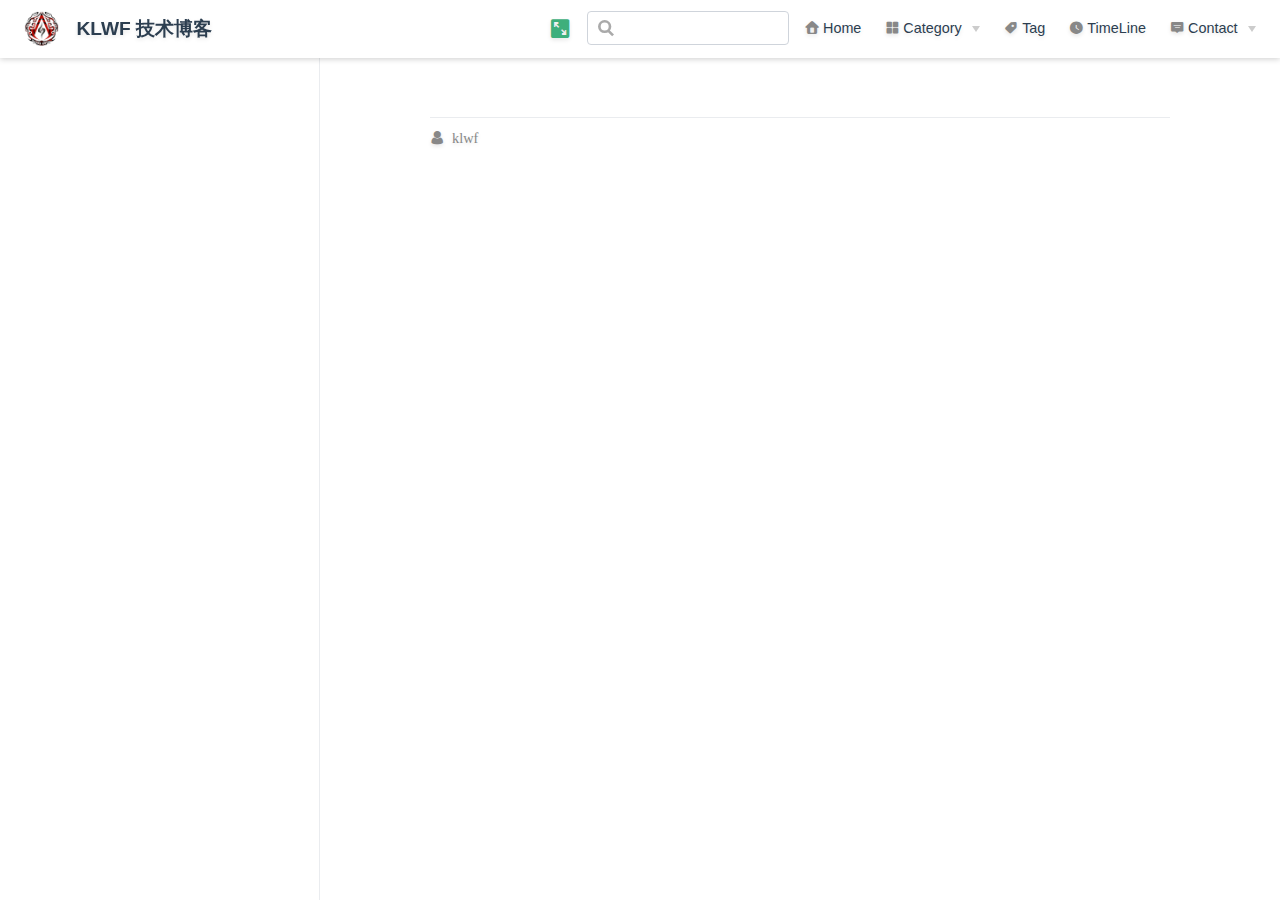
<file: tags/chrono/index.html>
<!DOCTYPE html>
<html lang="en-US">
  <head>
    <meta charset="utf-8">
    <meta name="viewport" content="width=device-width,initial-scale=1">
    <title>chrono tags | KLWF 技术博客</title>
    <meta name="description" content="">
    <link rel="icon" href="/favicon.ico">
  <meta name="viewport" content="width=device-width,initial-scale=1,user-scalable=no">
    
    <link rel="preload" href="/assets/css/0.styles.cb11b813.css" as="style"><link rel="preload" href="/assets/js/app.a902a939.js" as="script"><link rel="preload" href="/assets/js/4.04e2ffd5.js" as="script"><link rel="preload" href="/assets/js/1.48669721.js" as="script"><link rel="prefetch" href="/assets/js/10.84ce4274.js"><link rel="prefetch" href="/assets/js/11.b85f4306.js"><link rel="prefetch" href="/assets/js/12.5d82003a.js"><link rel="prefetch" href="/assets/js/13.75f7f053.js"><link rel="prefetch" href="/assets/js/3.6b0186d6.js"><link rel="prefetch" href="/assets/js/5.142b095b.js"><link rel="prefetch" href="/assets/js/6.6afc63b0.js"><link rel="prefetch" href="/assets/js/7.93a52361.js"><link rel="prefetch" href="/assets/js/8.2a012fa6.js"><link rel="prefetch" href="/assets/js/9.ce38dad8.js">
    <link rel="stylesheet" href="/assets/css/0.styles.cb11b813.css">
  </head>
  <body>
    <div id="app" data-server-rendered="true"><div><div class="theme-container" data-v-d530d81e><div id="loader-wrapper" data-v-6ecc2164 data-v-d530d81e data-v-d530d81e><div class="loader-main" data-v-6ecc2164><div data-v-6ecc2164></div><div data-v-6ecc2164></div><div data-v-6ecc2164></div><div data-v-6ecc2164></div></div> <!----> <p class="description" data-v-6ecc2164>Just wait a minute!</p></div> <div data-v-d530d81e></div></div></div><div class="global-ui"><div class="back-to-ceiling" style="right:1rem;bottom:6rem;width:2.5rem;height:2.5rem;border-radius:.25rem;line-height:2.5rem;background-color:rgba(231, 234, 241,.5);display:none;" data-v-6befc25c data-v-6befc25c><i class="iconfont reco-up" data-v-6befc25c></i></div></div></div>
    <script src="/assets/js/app.a902a939.js" defer></script><script src="/assets/js/4.04e2ffd5.js" defer></script><script src="/assets/js/1.48669721.js" defer></script>
  </body>
</html>
</file>
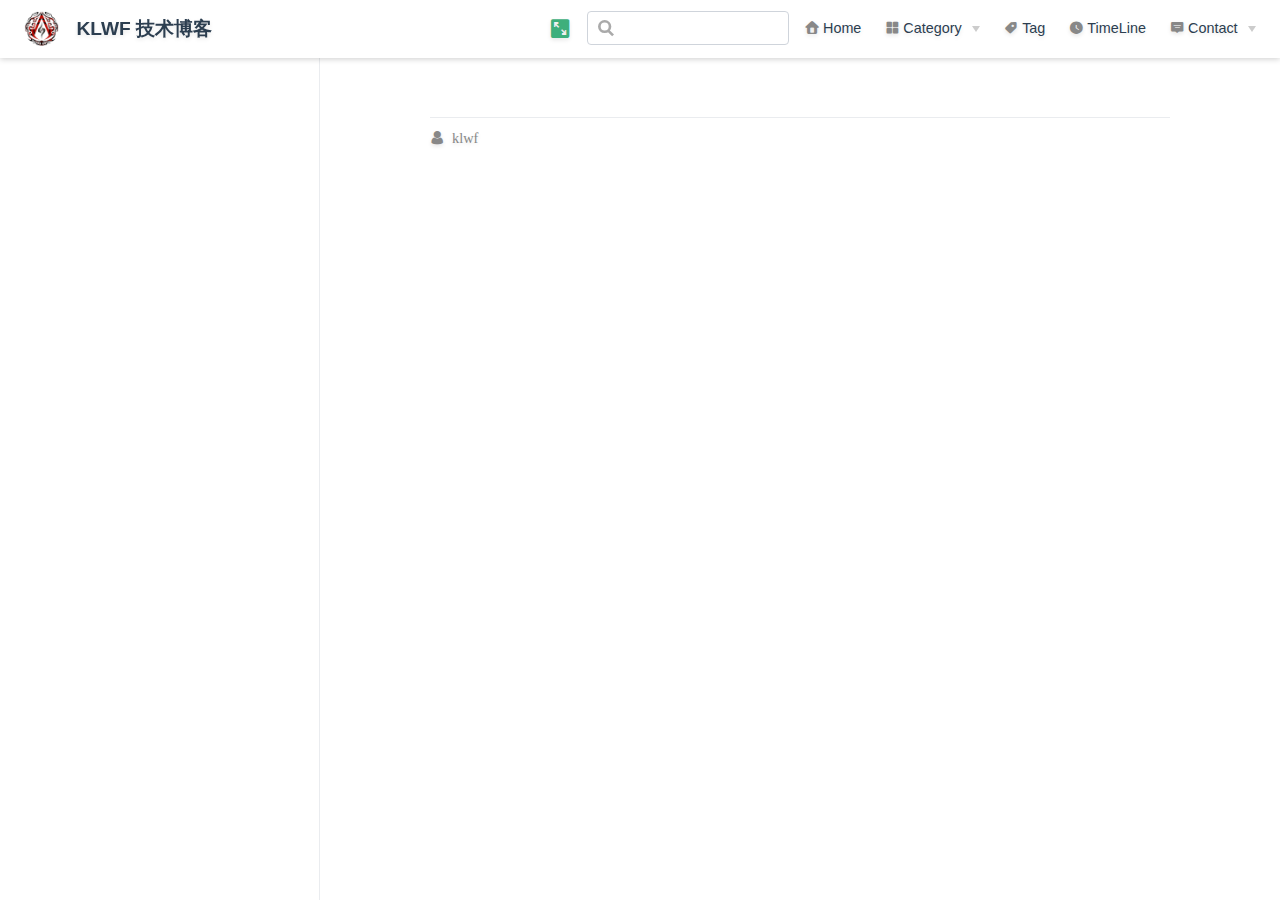
<file: tags/sort/index.html>
<!DOCTYPE html>
<html lang="en-US">
  <head>
    <meta charset="utf-8">
    <meta name="viewport" content="width=device-width,initial-scale=1">
    <title>sort tags | KLWF 技术博客</title>
    <meta name="description" content="">
    <link rel="icon" href="/favicon.ico">
  <meta name="viewport" content="width=device-width,initial-scale=1,user-scalable=no">
    
    <link rel="preload" href="/assets/css/0.styles.cb11b813.css" as="style"><link rel="preload" href="/assets/js/app.bec56ecd.js" as="script"><link rel="preload" href="/assets/js/4.04e2ffd5.js" as="script"><link rel="preload" href="/assets/js/1.48669721.js" as="script"><link rel="prefetch" href="/assets/js/10.84ce4274.js"><link rel="prefetch" href="/assets/js/11.b85f4306.js"><link rel="prefetch" href="/assets/js/12.5d82003a.js"><link rel="prefetch" href="/assets/js/13.75f7f053.js"><link rel="prefetch" href="/assets/js/3.6b0186d6.js"><link rel="prefetch" href="/assets/js/5.142b095b.js"><link rel="prefetch" href="/assets/js/6.6afc63b0.js"><link rel="prefetch" href="/assets/js/7.93a52361.js"><link rel="prefetch" href="/assets/js/8.2a012fa6.js"><link rel="prefetch" href="/assets/js/9.ce38dad8.js">
    <link rel="stylesheet" href="/assets/css/0.styles.cb11b813.css">
  </head>
  <body>
    <div id="app" data-server-rendered="true"><div><div class="theme-container" data-v-d530d81e><div id="loader-wrapper" data-v-6ecc2164 data-v-d530d81e data-v-d530d81e><div class="loader-main" data-v-6ecc2164><div data-v-6ecc2164></div><div data-v-6ecc2164></div><div data-v-6ecc2164></div><div data-v-6ecc2164></div></div> <!----> <p class="description" data-v-6ecc2164>Just wait a minute!</p></div> <div data-v-d530d81e></div></div></div><div class="global-ui"><div class="back-to-ceiling" style="right:1rem;bottom:6rem;width:2.5rem;height:2.5rem;border-radius:.25rem;line-height:2.5rem;background-color:rgba(231, 234, 241,.5);display:none;" data-v-6befc25c data-v-6befc25c><i class="iconfont reco-up" data-v-6befc25c></i></div></div></div>
    <script src="/assets/js/app.bec56ecd.js" defer></script><script src="/assets/js/4.04e2ffd5.js" defer></script><script src="/assets/js/1.48669721.js" defer></script>
  </body>
</html>
</file>
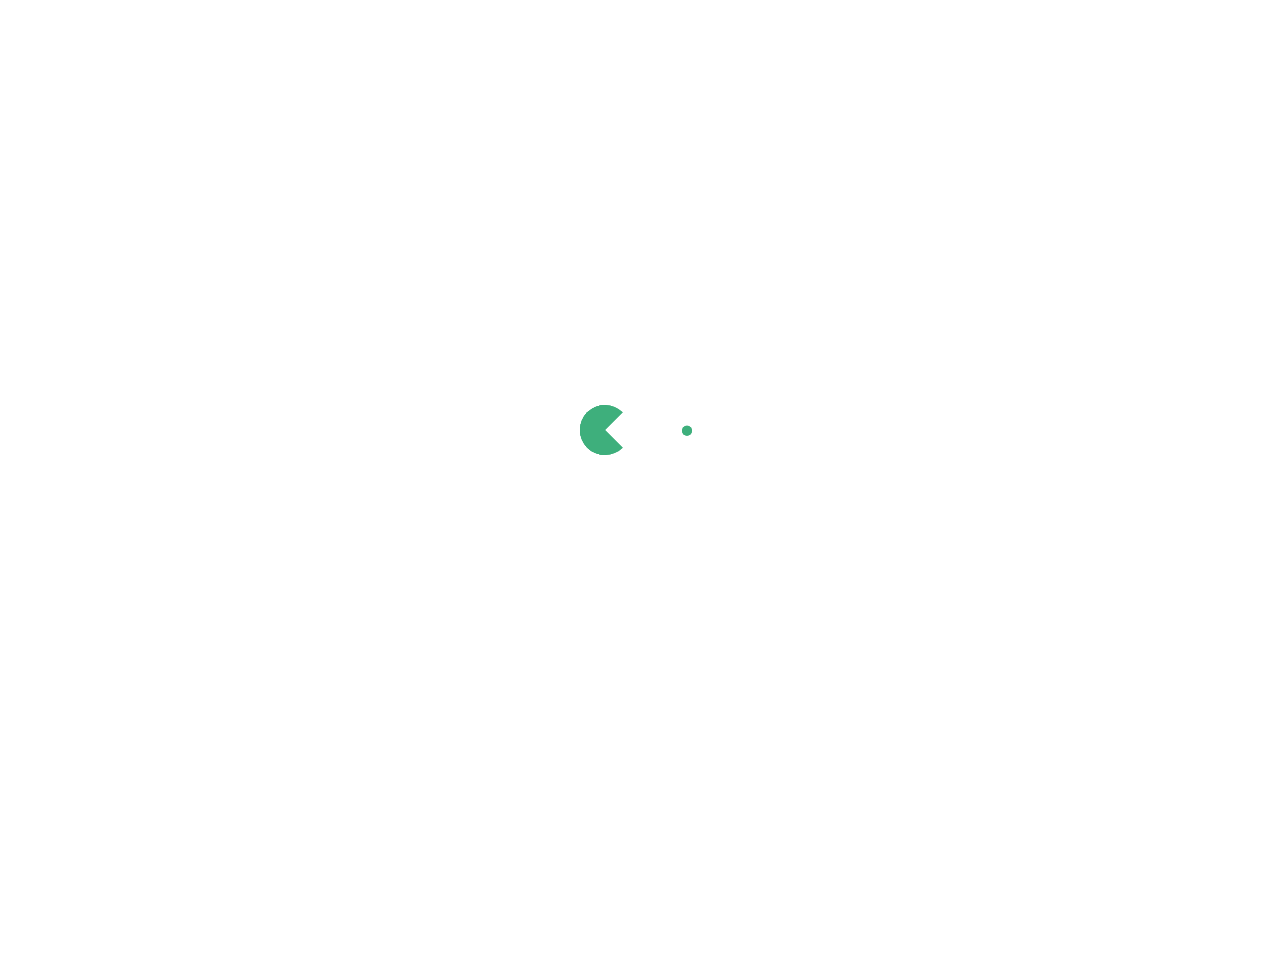
<file: tags/tag2/index.html>
<!DOCTYPE html>
<html lang="en-US">
  <head>
    <meta charset="utf-8">
    <meta name="viewport" content="width=device-width,initial-scale=1">
    <title>tag2 tags | KLWF 技术博客</title>
    <meta name="description" content="">
    <meta name="generator" content="VuePress 1.4.0">
    <link rel="icon" href="/favicon.ico">
  <meta name="viewport" content="width=device-width,initial-scale=1,user-scalable=no">
  <meta name="baidu-site-verification" content="u0k2IyUyN9">
  <script crossorigin="anonymous" integrity="sha384-8t+aLluUVnn5SPPG/NbeZCH6TWIvaXIm/gDbutRvtEeElzxxWaZN+G/ZIEdI/f+y" src="//lib.baomitu.com/vue/2.6.10/vue.min.js"></script>
  <script crossorigin="anonymous" integrity="sha384-CFKP4mu2aEZDylNmi3T4nvSVvMIjfqDkz2rfskdOAkPkAIocK+cqVh+rLVAnonK5" src="//lib.baomitu.com/vue-router/3.1.3/vue-router.min.js"></script>
  <link rel="icon" href="/logo.png">
    
    <link rel="preload" href="/assets/css/0.styles.5a38b888.css" as="style"><link rel="preload" href="/assets/js/app.b0d73b12.js" as="script"><link rel="preload" href="/assets/js/4.a4203b76.js" as="script"><link rel="preload" href="/assets/js/1.2a439054.js" as="script"><link rel="prefetch" href="/assets/js/10.cc305b16.js"><link rel="prefetch" href="/assets/js/11.5c1829d0.js"><link rel="prefetch" href="/assets/js/12.0a526ec5.js"><link rel="prefetch" href="/assets/js/13.392974c5.js"><link rel="prefetch" href="/assets/js/14.ccb971a4.js"><link rel="prefetch" href="/assets/js/15.e7029570.js"><link rel="prefetch" href="/assets/js/3.9572675d.js"><link rel="prefetch" href="/assets/js/5.12c1dfda.js"><link rel="prefetch" href="/assets/js/6.b4b02dfb.js"><link rel="prefetch" href="/assets/js/7.2a63422d.js"><link rel="prefetch" href="/assets/js/8.71ae29b4.js"><link rel="prefetch" href="/assets/js/9.005a0592.js">
    <link rel="stylesheet" href="/assets/css/0.styles.5a38b888.css">
  </head>
  <body>
    <div id="app" data-server-rendered="true"><div class="tag-wrapper" data-v-c2f129e2><div class="theme-container no-sidebar" data-v-146b4d24 data-v-c2f129e2><div data-v-146b4d24><div id="loader-wrapper" class="loading-wrapper" data-v-d48f4d20 data-v-146b4d24 data-v-146b4d24><div class="loader-main" data-v-d48f4d20><div data-v-d48f4d20></div><div data-v-d48f4d20></div><div data-v-d48f4d20></div><div data-v-d48f4d20></div></div> <!----> <!----></div> <div class="password-shadow password-wrapper-out" style="display:none;" data-v-1e2a0cc0 data-v-146b4d24 data-v-146b4d24><h3 class="title" style="display:none;" data-v-1e2a0cc0 data-v-1e2a0cc0>KLWF 技术博客</h3> <!----> <label id="box" class="inputBox" style="display:none;" data-v-1e2a0cc0 data-v-1e2a0cc0><input type="password" value="" data-v-1e2a0cc0> <span data-v-1e2a0cc0>Konck! Knock!</span> <button data-v-1e2a0cc0>OK</button></label> <div class="footer" style="display:none;" data-v-1e2a0cc0 data-v-1e2a0cc0><span data-v-1e2a0cc0><i class="iconfont reco-theme" data-v-1e2a0cc0></i> <a target="blank" href="https://vuepress-theme-reco.recoluan.com" data-v-1e2a0cc0>vuePress-theme-reco</a></span> <span data-v-1e2a0cc0><i class="iconfont reco-copyright" data-v-1e2a0cc0></i> <a data-v-1e2a0cc0><span data-v-1e2a0cc0>klwf</span>
            
          <span data-v-1e2a0cc0>2017 - </span>
          2020
        </a></span></div></div> <div class="hide" data-v-146b4d24><header class="navbar" data-v-146b4d24><div class="sidebar-button"><svg xmlns="http://www.w3.org/2000/svg" aria-hidden="true" role="img" viewBox="0 0 448 512" class="icon"><path fill="currentColor" d="M436 124H12c-6.627 0-12-5.373-12-12V80c0-6.627 5.373-12 12-12h424c6.627 0 12 5.373 12 12v32c0 6.627-5.373 12-12 12zm0 160H12c-6.627 0-12-5.373-12-12v-32c0-6.627 5.373-12 12-12h424c6.627 0 12 5.373 12 12v32c0 6.627-5.373 12-12 12zm0 160H12c-6.627 0-12-5.373-12-12v-32c0-6.627 5.373-12 12-12h424c6.627 0 12 5.373 12 12v32c0 6.627-5.373 12-12 12z"></path></svg></div> <a href="/" class="home-link router-link-active"><img src="/head.png" alt="KLWF 技术博客" class="logo"> <span class="site-name">KLWF 技术博客</span></a> <div class="links"><div class="color-picker"><a class="color-button"><i class="iconfont reco-color"></i></a> <div class="color-picker-menu" style="display:none;"><div class="mode-options"><h4 class="title">Choose mode</h4> <ul class="color-mode-options"><li class="dark">dark</li><li class="auto active">auto</li><li class="light">light</li></ul></div></div></div> <div class="search-box"><i class="iconfont reco-search"></i> <input aria-label="Search" autocomplete="off" spellcheck="false" value=""> <!----></div> <nav class="nav-links can-hide"><div class="nav-item"><a href="/" class="nav-link"><i class="iconfont reco-home"></i>
  Home
</a></div><div class="nav-item"><div class="dropdown-wrapper"><a class="dropdown-title"><span class="title"><i class="iconfont reco-category"></i>
      Category
    </span> <span class="arrow right"></span></a> <ul class="nav-dropdown" style="display:none;"><li class="dropdown-item"><!----> <a href="/categories/other/" class="nav-link"><i class="iconfont undefined"></i>
  other
</a></li><li class="dropdown-item"><!----> <a href="/categories/ALG/" class="nav-link"><i class="iconfont undefined"></i>
  ALG
</a></li><li class="dropdown-item"><!----> <a href="/categories/vue/" class="nav-link"><i class="iconfont undefined"></i>
  vue
</a></li></ul></div></div><div class="nav-item"><a href="/tag/" class="nav-link"><i class="iconfont reco-tag"></i>
  Tag
</a></div><div class="nav-item"><a href="/timeLine/" class="nav-link"><i class="iconfont reco-date"></i>
  TimeLine
</a></div><div class="nav-item"><div class="dropdown-wrapper"><a class="dropdown-title"><span class="title"><i class="iconfont reco-message"></i>
      Contact
    </span> <span class="arrow right"></span></a> <ul class="nav-dropdown" style="display:none;"><li class="dropdown-item"><!----> <a href="https://github.com/klwfwdk" target="_blank" rel="noopener noreferrer" class="nav-link external"><i class="iconfont reco-github"></i>
  GitHub
  <svg xmlns="http://www.w3.org/2000/svg" aria-hidden="true" x="0px" y="0px" viewBox="0 0 100 100" width="15" height="15" class="icon outbound"><path fill="currentColor" d="M18.8,85.1h56l0,0c2.2,0,4-1.8,4-4v-32h-8v28h-48v-48h28v-8h-32l0,0c-2.2,0-4,1.8-4,4v56C14.8,83.3,16.6,85.1,18.8,85.1z"></path> <polygon fill="currentColor" points="45.7,48.7 51.3,54.3 77.2,28.5 77.2,37.2 85.2,37.2 85.2,14.9 62.8,14.9 62.8,22.9 71.5,22.9"></polygon></svg></a></li></ul></div></div> <!----></nav></div></header> <div class="sidebar-mask" data-v-146b4d24></div> <aside class="sidebar" data-v-146b4d24><div class="personal-info-wrapper" data-v-b038cec6><!----> <h3 class="name" data-v-b038cec6>
    klwf
  </h3> <div class="num" data-v-b038cec6><div data-v-b038cec6><h3 data-v-b038cec6>3</h3> <h6 data-v-b038cec6>Article</h6></div> <div data-v-b038cec6><h3 data-v-b038cec6>5</h3> <h6 data-v-b038cec6>Tag</h6></div></div> <hr data-v-b038cec6></div> <nav class="nav-links"><div class="nav-item"><a href="/" class="nav-link"><i class="iconfont reco-home"></i>
  Home
</a></div><div class="nav-item"><div class="dropdown-wrapper"><a class="dropdown-title"><span class="title"><i class="iconfont reco-category"></i>
      Category
    </span> <span class="arrow right"></span></a> <ul class="nav-dropdown" style="display:none;"><li class="dropdown-item"><!----> <a href="/categories/other/" class="nav-link"><i class="iconfont undefined"></i>
  other
</a></li><li class="dropdown-item"><!----> <a href="/categories/ALG/" class="nav-link"><i class="iconfont undefined"></i>
  ALG
</a></li><li class="dropdown-item"><!----> <a href="/categories/vue/" class="nav-link"><i class="iconfont undefined"></i>
  vue
</a></li></ul></div></div><div class="nav-item"><a href="/tag/" class="nav-link"><i class="iconfont reco-tag"></i>
  Tag
</a></div><div class="nav-item"><a href="/timeLine/" class="nav-link"><i class="iconfont reco-date"></i>
  TimeLine
</a></div><div class="nav-item"><div class="dropdown-wrapper"><a class="dropdown-title"><span class="title"><i class="iconfont reco-message"></i>
      Contact
    </span> <span class="arrow right"></span></a> <ul class="nav-dropdown" style="display:none;"><li class="dropdown-item"><!----> <a href="https://github.com/klwfwdk" target="_blank" rel="noopener noreferrer" class="nav-link external"><i class="iconfont reco-github"></i>
  GitHub
  <svg xmlns="http://www.w3.org/2000/svg" aria-hidden="true" x="0px" y="0px" viewBox="0 0 100 100" width="15" height="15" class="icon outbound"><path fill="currentColor" d="M18.8,85.1h56l0,0c2.2,0,4-1.8,4-4v-32h-8v28h-48v-48h28v-8h-32l0,0c-2.2,0-4,1.8-4,4v56C14.8,83.3,16.6,85.1,18.8,85.1z"></path> <polygon fill="currentColor" points="45.7,48.7 51.3,54.3 77.2,28.5 77.2,37.2 85.2,37.2 85.2,14.9 62.8,14.9 62.8,22.9 71.5,22.9"></polygon></svg></a></li></ul></div></div> <!----></nav>  <ul class="sidebar-links"><li><section class="sidebar-group depth-0"><p class="sidebar-heading open"><span></span> <!----></p> <!----></section></li></ul> </aside> <div class="password-shadow password-wrapper-in" style="display:none;" data-v-1e2a0cc0 data-v-146b4d24><h3 class="title" style="display:none;" data-v-1e2a0cc0 data-v-1e2a0cc0>tag2 tags</h3> <!----> <label id="box" class="inputBox" style="display:none;" data-v-1e2a0cc0 data-v-1e2a0cc0><input type="password" value="" data-v-1e2a0cc0> <span data-v-1e2a0cc0>Konck! Knock!</span> <button data-v-1e2a0cc0>OK</button></label> <div class="footer" style="display:none;" data-v-1e2a0cc0 data-v-1e2a0cc0><span data-v-1e2a0cc0><i class="iconfont reco-theme" data-v-1e2a0cc0></i> <a target="blank" href="https://vuepress-theme-reco.recoluan.com" data-v-1e2a0cc0>vuePress-theme-reco</a></span> <span data-v-1e2a0cc0><i class="iconfont reco-copyright" data-v-1e2a0cc0></i> <a data-v-1e2a0cc0><span data-v-1e2a0cc0>klwf</span>
            
          <span data-v-1e2a0cc0>2017 - </span>
          2020
        </a></span></div></div> <div data-v-146b4d24><div class="tags tags" style="display:none;" data-v-36b9f66a data-v-c2f129e2 data-v-c2f129e2><span style="background-color:#f47e60;" data-v-36b9f66a>全部</span><span style="background-color:#3498db;" data-v-36b9f66a>chrono</span><span style="background-color:#849b87;" data-v-36b9f66a>BUG</span><span class="active" style="background-color:#67cc86;" data-v-36b9f66a>tag2</span><span style="background-color:#f26d6d;" data-v-36b9f66a>sort</span><span style="background-color:#f47e60;" data-v-36b9f66a>技巧</span></div> <div class="abstract-wrapper list" style="display:none;" data-v-b014bc36 data-v-c2f129e2 data-v-c2f129e2></div> <div class="pagation pagation" style="display:none;" data-v-640500d5 data-v-c2f129e2 data-v-c2f129e2><div class="pagation-list" data-v-640500d5><span unselectable="on" class="jump" style="display:none;" data-v-640500d5>Prev</span> <span class="jump" style="display:none;" data-v-640500d5>1</span> <span class="ellipsis" style="display:none;" data-v-640500d5>...</span>  <span class="ellipsis" style="display:none;" data-v-640500d5>...</span> <span class="jump" style="display:none;" data-v-640500d5>0</span> <span class="jump" style="display:none;" data-v-640500d5>Next</span> <span class="jumppoint" data-v-640500d5>跳转到：</span> <span class="jumpinp" data-v-640500d5><input type="text" value="" data-v-640500d5></span> <span class="jump gobtn" data-v-640500d5>GO</span></div></div> <div style="display:none;" data-v-146b4d24 data-v-146b4d24><div class="comments-wrapper" style="display:none;" data-v-146b4d24><!----></div></div></div></div></div></div></div><div class="global-ui"><div class="back-to-ceiling" style="right:1rem;bottom:6rem;width:2.5rem;height:2.5rem;border-radius:.25rem;line-height:2.5rem;display:none;" data-v-44bd5a18 data-v-44bd5a18><svg t="1574745035067" viewBox="0 0 1024 1024" version="1.1" xmlns="http://www.w3.org/2000/svg" p-id="5404" class="icon" data-v-44bd5a18><path d="M526.60727968 10.90185116a27.675 27.675 0 0 0-29.21455937 0c-131.36607665 82.28402758-218.69155461 228.01873535-218.69155402 394.07834331a462.20625001 462.20625001 0 0 0 5.36959153 69.94390903c1.00431239 6.55289093-0.34802892 13.13561351-3.76865779 18.80351572-32.63518765 54.11355614-51.75690182 118.55860487-51.7569018 187.94566865a371.06718723 371.06718723 0 0 0 11.50484808 91.98906777c6.53300375 25.50556257 41.68394495 28.14064038 52.69160883 4.22606766 17.37162448-37.73630017 42.14135425-72.50938081 72.80769204-103.21549295 2.18761121 3.04276886 4.15646224 6.24463696 6.40373557 9.22774369a1871.4375 1871.4375 0 0 0 140.04691725 5.34970492 1866.36093723 1866.36093723 0 0 0 140.04691723-5.34970492c2.24727335-2.98310674 4.21612437-6.18497483 6.3937923-9.2178004 30.66633723 30.70611158 55.4360664 65.4791928 72.80769147 103.21549355 11.00766384 23.91457269 46.15860503 21.27949489 52.69160879-4.22606768a371.15156223 371.15156223 0 0 0 11.514792-91.99901164c0-69.36717486-19.13165746-133.82216804-51.75690182-187.92578088-3.42062944-5.66790279-4.76302748-12.26056868-3.76865837-18.80351632a462.20625001 462.20625001 0 0 0 5.36959269-69.943909c-0.00994388-166.08943902-87.32547796-311.81420293-218.6915546-394.09823051zM605.93803103 357.87693858a93.93749974 93.93749974 0 1 1-187.89594924 6.1e-7 93.93749974 93.93749974 0 0 1 187.89594924-6.1e-7z" p-id="5405" data-v-44bd5a18></path><path d="M429.50777625 765.63860547C429.50777625 803.39355007 466.44236686 1000.39046097 512.00932183 1000.39046097c45.56695499 0 82.4922232-197.00623328 82.5015456-234.7518555 0-37.75494459-36.9345906-68.35043303-82.4922232-68.34111062-45.57627738-0.00932239-82.52019037 30.59548842-82.51086798 68.34111062z" p-id="5406" data-v-44bd5a18></path></svg></div></div></div>
    <script src="/assets/js/app.b0d73b12.js" defer></script><script src="/assets/js/4.a4203b76.js" defer></script><script src="/assets/js/1.2a439054.js" defer></script>
  </body>
</html>
</file>
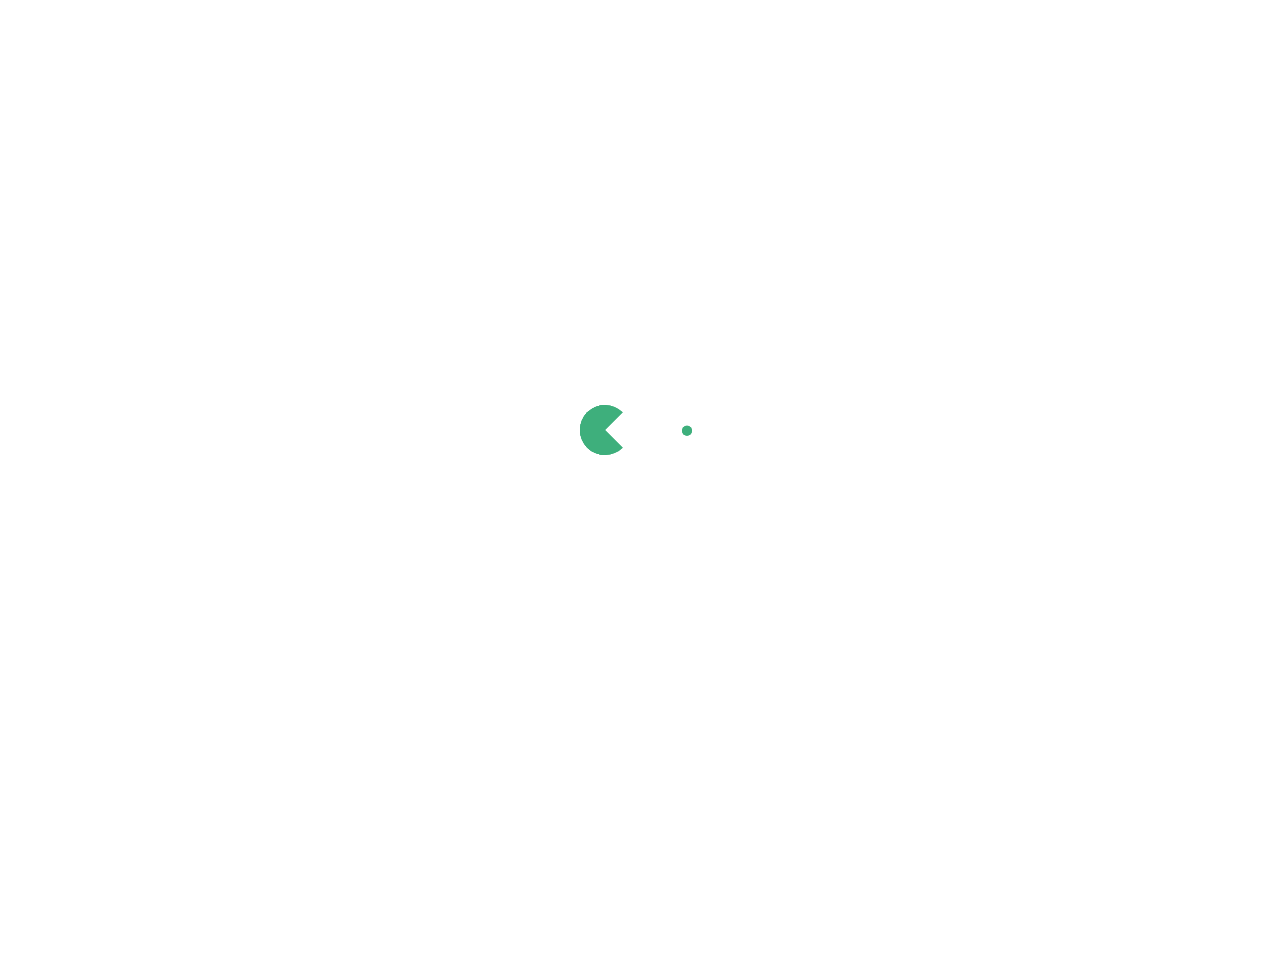
<file: tags/分享/index.html>
<!DOCTYPE html>
<html lang="en-US">
  <head>
    <meta charset="utf-8">
    <meta name="viewport" content="width=device-width,initial-scale=1">
    <title>分享 tags | KLWF 技术博客</title>
    <meta name="description" content="">
    <meta name="generator" content="VuePress 1.4.0">
    <link rel="icon" href="/favicon.ico">
  <meta name="viewport" content="width=device-width,initial-scale=1,user-scalable=no">
  <meta name="baidu-site-verification" content="u0k2IyUyN9">
  <script crossorigin="anonymous" integrity="sha384-8t+aLluUVnn5SPPG/NbeZCH6TWIvaXIm/gDbutRvtEeElzxxWaZN+G/ZIEdI/f+y" src="//lib.baomitu.com/vue/2.6.10/vue.min.js"></script>
  <script crossorigin="anonymous" integrity="sha384-CFKP4mu2aEZDylNmi3T4nvSVvMIjfqDkz2rfskdOAkPkAIocK+cqVh+rLVAnonK5" src="//lib.baomitu.com/vue-router/3.1.3/vue-router.min.js"></script>
    
    <link rel="preload" href="/assets/css/0.styles.5a38b888.css" as="style"><link rel="preload" href="/assets/js/app.1db313fa.js" as="script"><link rel="preload" href="/assets/js/4.a4203b76.js" as="script"><link rel="preload" href="/assets/js/1.2a439054.js" as="script"><link rel="prefetch" href="/assets/js/10.cc305b16.js"><link rel="prefetch" href="/assets/js/11.5c1829d0.js"><link rel="prefetch" href="/assets/js/12.0a526ec5.js"><link rel="prefetch" href="/assets/js/13.392974c5.js"><link rel="prefetch" href="/assets/js/14.86444d40.js"><link rel="prefetch" href="/assets/js/15.c1d55d98.js"><link rel="prefetch" href="/assets/js/16.40af1ec8.js"><link rel="prefetch" href="/assets/js/17.ca02347b.js"><link rel="prefetch" href="/assets/js/18.f22a83b1.js"><link rel="prefetch" href="/assets/js/3.9572675d.js"><link rel="prefetch" href="/assets/js/5.12c1dfda.js"><link rel="prefetch" href="/assets/js/6.b4b02dfb.js"><link rel="prefetch" href="/assets/js/7.2a63422d.js"><link rel="prefetch" href="/assets/js/8.71ae29b4.js"><link rel="prefetch" href="/assets/js/9.64da5f04.js">
    <link rel="stylesheet" href="/assets/css/0.styles.5a38b888.css">
  </head>
  <body>
    <div id="app" data-server-rendered="true"><div class="tag-wrapper" data-v-c2f129e2><div class="theme-container no-sidebar" data-v-146b4d24 data-v-c2f129e2><div data-v-146b4d24><div id="loader-wrapper" class="loading-wrapper" data-v-d48f4d20 data-v-146b4d24 data-v-146b4d24><div class="loader-main" data-v-d48f4d20><div data-v-d48f4d20></div><div data-v-d48f4d20></div><div data-v-d48f4d20></div><div data-v-d48f4d20></div></div> <!----> <!----></div> <div class="password-shadow password-wrapper-out" style="display:none;" data-v-1e2a0cc0 data-v-146b4d24 data-v-146b4d24><h3 class="title" style="display:none;" data-v-1e2a0cc0 data-v-1e2a0cc0>KLWF 技术博客</h3> <!----> <label id="box" class="inputBox" style="display:none;" data-v-1e2a0cc0 data-v-1e2a0cc0><input type="password" value="" data-v-1e2a0cc0> <span data-v-1e2a0cc0>Konck! Knock!</span> <button data-v-1e2a0cc0>OK</button></label> <div class="footer" style="display:none;" data-v-1e2a0cc0 data-v-1e2a0cc0><span data-v-1e2a0cc0><i class="iconfont reco-theme" data-v-1e2a0cc0></i> <a target="blank" href="https://vuepress-theme-reco.recoluan.com" data-v-1e2a0cc0>vuePress-theme-reco</a></span> <span data-v-1e2a0cc0><i class="iconfont reco-copyright" data-v-1e2a0cc0></i> <a data-v-1e2a0cc0><span data-v-1e2a0cc0>klwf</span>
            
          <span data-v-1e2a0cc0>2017 - </span>
          2020
        </a></span></div></div> <div class="hide" data-v-146b4d24><header class="navbar" data-v-146b4d24><div class="sidebar-button"><svg xmlns="http://www.w3.org/2000/svg" aria-hidden="true" role="img" viewBox="0 0 448 512" class="icon"><path fill="currentColor" d="M436 124H12c-6.627 0-12-5.373-12-12V80c0-6.627 5.373-12 12-12h424c6.627 0 12 5.373 12 12v32c0 6.627-5.373 12-12 12zm0 160H12c-6.627 0-12-5.373-12-12v-32c0-6.627 5.373-12 12-12h424c6.627 0 12 5.373 12 12v32c0 6.627-5.373 12-12 12zm0 160H12c-6.627 0-12-5.373-12-12v-32c0-6.627 5.373-12 12-12h424c6.627 0 12 5.373 12 12v32c0 6.627-5.373 12-12 12z"></path></svg></div> <a href="/" class="home-link router-link-active"><img src="/head.png" alt="KLWF 技术博客" class="logo"> <span class="site-name">KLWF 技术博客</span></a> <div class="links"><div class="color-picker"><a class="color-button"><i class="iconfont reco-color"></i></a> <div class="color-picker-menu" style="display:none;"><div class="mode-options"><h4 class="title">Choose mode</h4> <ul class="color-mode-options"><li class="dark">dark</li><li class="auto active">auto</li><li class="light">light</li></ul></div></div></div> <div class="search-box"><i class="iconfont reco-search"></i> <input aria-label="Search" autocomplete="off" spellcheck="false" value=""> <!----></div> <nav class="nav-links can-hide"><div class="nav-item"><a href="/" class="nav-link"><i class="iconfont reco-home"></i>
  Home
</a></div><div class="nav-item"><div class="dropdown-wrapper"><a class="dropdown-title"><span class="title"><i class="iconfont reco-category"></i>
      Category
    </span> <span class="arrow right"></span></a> <ul class="nav-dropdown" style="display:none;"><li class="dropdown-item"><!----> <a href="/categories/other/" class="nav-link"><i class="iconfont undefined"></i>
  other
</a></li><li class="dropdown-item"><!----> <a href="/categories/ALG/" class="nav-link"><i class="iconfont undefined"></i>
  ALG
</a></li><li class="dropdown-item"><!----> <a href="/categories/typescript/" class="nav-link"><i class="iconfont undefined"></i>
  typescript
</a></li><li class="dropdown-item"><!----> <a href="/categories/vue/" class="nav-link"><i class="iconfont undefined"></i>
  vue
</a></li><li class="dropdown-item"><!----> <a href="/categories/dom/" class="nav-link"><i class="iconfont undefined"></i>
  dom
</a></li></ul></div></div><div class="nav-item"><a href="/tag/" class="nav-link"><i class="iconfont reco-tag"></i>
  Tag
</a></div><div class="nav-item"><a href="/timeLine/" class="nav-link"><i class="iconfont reco-date"></i>
  TimeLine
</a></div><div class="nav-item"><div class="dropdown-wrapper"><a class="dropdown-title"><span class="title"><i class="iconfont reco-message"></i>
      Contact
    </span> <span class="arrow right"></span></a> <ul class="nav-dropdown" style="display:none;"><li class="dropdown-item"><!----> <a href="https://github.com/klwfwdk" target="_blank" rel="noopener noreferrer" class="nav-link external"><i class="iconfont reco-github"></i>
  GitHub
  <svg xmlns="http://www.w3.org/2000/svg" aria-hidden="true" x="0px" y="0px" viewBox="0 0 100 100" width="15" height="15" class="icon outbound"><path fill="currentColor" d="M18.8,85.1h56l0,0c2.2,0,4-1.8,4-4v-32h-8v28h-48v-48h28v-8h-32l0,0c-2.2,0-4,1.8-4,4v56C14.8,83.3,16.6,85.1,18.8,85.1z"></path> <polygon fill="currentColor" points="45.7,48.7 51.3,54.3 77.2,28.5 77.2,37.2 85.2,37.2 85.2,14.9 62.8,14.9 62.8,22.9 71.5,22.9"></polygon></svg></a></li></ul></div></div> <!----></nav></div></header> <div class="sidebar-mask" data-v-146b4d24></div> <aside class="sidebar" data-v-146b4d24><div class="personal-info-wrapper" data-v-b038cec6><!----> <h3 class="name" data-v-b038cec6>
    klwf
  </h3> <div class="num" data-v-b038cec6><div data-v-b038cec6><h3 data-v-b038cec6>4</h3> <h6 data-v-b038cec6>Article</h6></div> <div data-v-b038cec6><h3 data-v-b038cec6>7</h3> <h6 data-v-b038cec6>Tag</h6></div></div> <hr data-v-b038cec6></div> <nav class="nav-links"><div class="nav-item"><a href="/" class="nav-link"><i class="iconfont reco-home"></i>
  Home
</a></div><div class="nav-item"><div class="dropdown-wrapper"><a class="dropdown-title"><span class="title"><i class="iconfont reco-category"></i>
      Category
    </span> <span class="arrow right"></span></a> <ul class="nav-dropdown" style="display:none;"><li class="dropdown-item"><!----> <a href="/categories/other/" class="nav-link"><i class="iconfont undefined"></i>
  other
</a></li><li class="dropdown-item"><!----> <a href="/categories/ALG/" class="nav-link"><i class="iconfont undefined"></i>
  ALG
</a></li><li class="dropdown-item"><!----> <a href="/categories/typescript/" class="nav-link"><i class="iconfont undefined"></i>
  typescript
</a></li><li class="dropdown-item"><!----> <a href="/categories/vue/" class="nav-link"><i class="iconfont undefined"></i>
  vue
</a></li><li class="dropdown-item"><!----> <a href="/categories/dom/" class="nav-link"><i class="iconfont undefined"></i>
  dom
</a></li></ul></div></div><div class="nav-item"><a href="/tag/" class="nav-link"><i class="iconfont reco-tag"></i>
  Tag
</a></div><div class="nav-item"><a href="/timeLine/" class="nav-link"><i class="iconfont reco-date"></i>
  TimeLine
</a></div><div class="nav-item"><div class="dropdown-wrapper"><a class="dropdown-title"><span class="title"><i class="iconfont reco-message"></i>
      Contact
    </span> <span class="arrow right"></span></a> <ul class="nav-dropdown" style="display:none;"><li class="dropdown-item"><!----> <a href="https://github.com/klwfwdk" target="_blank" rel="noopener noreferrer" class="nav-link external"><i class="iconfont reco-github"></i>
  GitHub
  <svg xmlns="http://www.w3.org/2000/svg" aria-hidden="true" x="0px" y="0px" viewBox="0 0 100 100" width="15" height="15" class="icon outbound"><path fill="currentColor" d="M18.8,85.1h56l0,0c2.2,0,4-1.8,4-4v-32h-8v28h-48v-48h28v-8h-32l0,0c-2.2,0-4,1.8-4,4v56C14.8,83.3,16.6,85.1,18.8,85.1z"></path> <polygon fill="currentColor" points="45.7,48.7 51.3,54.3 77.2,28.5 77.2,37.2 85.2,37.2 85.2,14.9 62.8,14.9 62.8,22.9 71.5,22.9"></polygon></svg></a></li></ul></div></div> <!----></nav>  <ul class="sidebar-links"><li><section class="sidebar-group depth-0"><p class="sidebar-heading open"><span></span> <!----></p> <!----></section></li></ul> </aside> <div class="password-shadow password-wrapper-in" style="display:none;" data-v-1e2a0cc0 data-v-146b4d24><h3 class="title" style="display:none;" data-v-1e2a0cc0 data-v-1e2a0cc0>分享 tags</h3> <!----> <label id="box" class="inputBox" style="display:none;" data-v-1e2a0cc0 data-v-1e2a0cc0><input type="password" value="" data-v-1e2a0cc0> <span data-v-1e2a0cc0>Konck! Knock!</span> <button data-v-1e2a0cc0>OK</button></label> <div class="footer" style="display:none;" data-v-1e2a0cc0 data-v-1e2a0cc0><span data-v-1e2a0cc0><i class="iconfont reco-theme" data-v-1e2a0cc0></i> <a target="blank" href="https://vuepress-theme-reco.recoluan.com" data-v-1e2a0cc0>vuePress-theme-reco</a></span> <span data-v-1e2a0cc0><i class="iconfont reco-copyright" data-v-1e2a0cc0></i> <a data-v-1e2a0cc0><span data-v-1e2a0cc0>klwf</span>
            
          <span data-v-1e2a0cc0>2017 - </span>
          2020
        </a></span></div></div> <div data-v-146b4d24><div class="tags tags" style="display:none;" data-v-36b9f66a data-v-c2f129e2 data-v-c2f129e2><span style="background-color:#e15b64;" data-v-36b9f66a>全部</span><span style="background-color:#3498db;" data-v-36b9f66a>chrono</span><span style="background-color:#e15b64;" data-v-36b9f66a>BUG</span><span style="background-color:#e15b64;" data-v-36b9f66a>tag2</span><span style="background-color:#f26d6d;" data-v-36b9f66a>sort</span><span class="active" style="background-color:#e15b64;" data-v-36b9f66a>分享</span><span style="background-color:#f47e60;" data-v-36b9f66a>技巧</span><span style="background-color:#f8b26a;" data-v-36b9f66a>采坑</span></div> <div class="abstract-wrapper list" style="display:none;" data-v-b014bc36 data-v-c2f129e2 data-v-c2f129e2><div class="abstract-item" data-v-28f76ce9 data-v-b014bc36><!----> <div class="title" data-v-28f76ce9><!----> <a href="/views/vue/vue%E7%89%B9%E6%AE%8AClass%E8%AE%BE%E7%BD%AE%E5%A4%B1%E6%95%88%E9%97%AE%E9%A2%98.html" data-v-28f76ce9>vue使用内联特殊css属性失效的问题探究</a></div> <div class="abstract" data-v-28f76ce9></div> <hr class="hr" data-v-28f76ce9> <div data-v-484a899e data-v-28f76ce9><i class="iconfont reco-account" data-v-484a899e><span data-v-484a899e>klwf</span></i> <i class="iconfont reco-date" data-v-484a899e><span data-v-484a899e>2020-10-01</span></i> <!----> <i class="iconfont reco-tag tags" data-v-484a899e><span class="tag-item" data-v-484a899e>
      分享
    </span><span class="tag-item" data-v-484a899e>
      采坑
    </span></i></div></div></div> <div class="pagation pagation" style="display:none;" data-v-640500d5 data-v-c2f129e2 data-v-c2f129e2><div class="pagation-list" data-v-640500d5><span unselectable="on" class="jump" style="display:none;" data-v-640500d5>Prev</span> <span class="jump" style="display:none;" data-v-640500d5>1</span> <span class="ellipsis" style="display:none;" data-v-640500d5>...</span> <span class="jump bgprimary" data-v-640500d5>1</span> <span class="ellipsis" style="display:none;" data-v-640500d5>...</span> <span class="jump" style="display:none;" data-v-640500d5>1</span> <span class="jump" style="display:none;" data-v-640500d5>Next</span> <span class="jumppoint" data-v-640500d5>跳转到：</span> <span class="jumpinp" data-v-640500d5><input type="text" value="" data-v-640500d5></span> <span class="jump gobtn" data-v-640500d5>GO</span></div></div> <div style="display:none;" data-v-146b4d24 data-v-146b4d24><div class="comments-wrapper" style="display:none;" data-v-146b4d24><!----></div></div></div></div></div></div></div><div class="global-ui"><div class="back-to-ceiling" style="right:1rem;bottom:6rem;width:2.5rem;height:2.5rem;border-radius:.25rem;line-height:2.5rem;display:none;" data-v-44bd5a18 data-v-44bd5a18><svg t="1574745035067" viewBox="0 0 1024 1024" version="1.1" xmlns="http://www.w3.org/2000/svg" p-id="5404" class="icon" data-v-44bd5a18><path d="M526.60727968 10.90185116a27.675 27.675 0 0 0-29.21455937 0c-131.36607665 82.28402758-218.69155461 228.01873535-218.69155402 394.07834331a462.20625001 462.20625001 0 0 0 5.36959153 69.94390903c1.00431239 6.55289093-0.34802892 13.13561351-3.76865779 18.80351572-32.63518765 54.11355614-51.75690182 118.55860487-51.7569018 187.94566865a371.06718723 371.06718723 0 0 0 11.50484808 91.98906777c6.53300375 25.50556257 41.68394495 28.14064038 52.69160883 4.22606766 17.37162448-37.73630017 42.14135425-72.50938081 72.80769204-103.21549295 2.18761121 3.04276886 4.15646224 6.24463696 6.40373557 9.22774369a1871.4375 1871.4375 0 0 0 140.04691725 5.34970492 1866.36093723 1866.36093723 0 0 0 140.04691723-5.34970492c2.24727335-2.98310674 4.21612437-6.18497483 6.3937923-9.2178004 30.66633723 30.70611158 55.4360664 65.4791928 72.80769147 103.21549355 11.00766384 23.91457269 46.15860503 21.27949489 52.69160879-4.22606768a371.15156223 371.15156223 0 0 0 11.514792-91.99901164c0-69.36717486-19.13165746-133.82216804-51.75690182-187.92578088-3.42062944-5.66790279-4.76302748-12.26056868-3.76865837-18.80351632a462.20625001 462.20625001 0 0 0 5.36959269-69.943909c-0.00994388-166.08943902-87.32547796-311.81420293-218.6915546-394.09823051zM605.93803103 357.87693858a93.93749974 93.93749974 0 1 1-187.89594924 6.1e-7 93.93749974 93.93749974 0 0 1 187.89594924-6.1e-7z" p-id="5405" data-v-44bd5a18></path><path d="M429.50777625 765.63860547C429.50777625 803.39355007 466.44236686 1000.39046097 512.00932183 1000.39046097c45.56695499 0 82.4922232-197.00623328 82.5015456-234.7518555 0-37.75494459-36.9345906-68.35043303-82.4922232-68.34111062-45.57627738-0.00932239-82.52019037 30.59548842-82.51086798 68.34111062z" p-id="5406" data-v-44bd5a18></path></svg></div></div></div>
    <script src="/assets/js/app.1db313fa.js" defer></script><script src="/assets/js/4.a4203b76.js" defer></script><script src="/assets/js/1.2a439054.js" defer></script>
  </body>
</html>
</file>
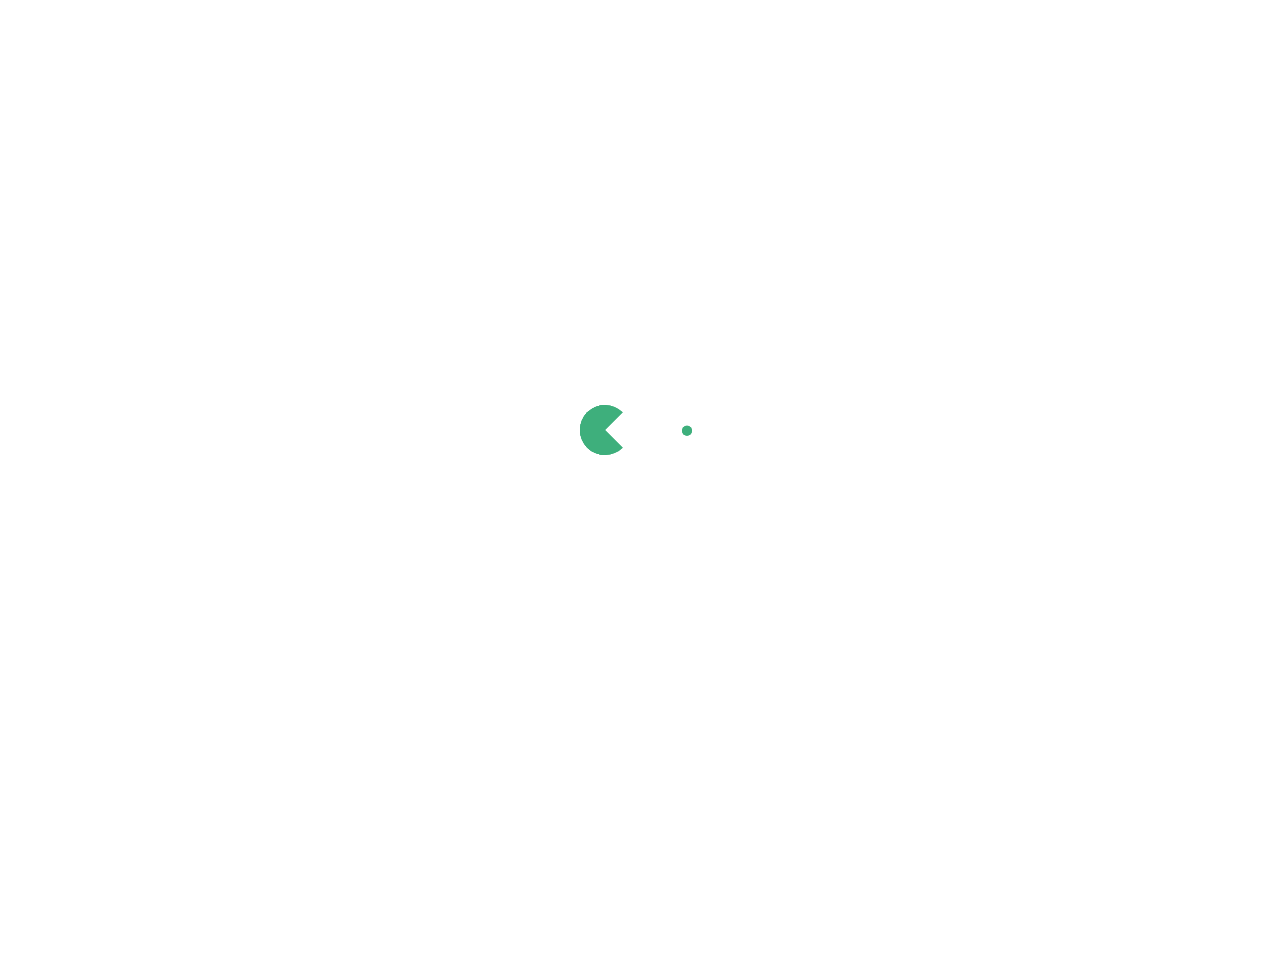
<file: tags/技巧/index.html>
<!DOCTYPE html>
<html lang="en-US">
  <head>
    <meta charset="utf-8">
    <meta name="viewport" content="width=device-width,initial-scale=1">
    <title>技巧 tags | KLWF 技术博客</title>
    <meta name="description" content="">
    <meta name="generator" content="VuePress 1.4.0">
    <link rel="icon" href="/favicon.ico">
  <meta name="viewport" content="width=device-width,initial-scale=1,user-scalable=no">
  <meta name="baidu-site-verification" content="u0k2IyUyN9">
  <script crossorigin="anonymous" integrity="sha384-8t+aLluUVnn5SPPG/NbeZCH6TWIvaXIm/gDbutRvtEeElzxxWaZN+G/ZIEdI/f+y" src="//lib.baomitu.com/vue/2.6.10/vue.min.js"></script>
  <script crossorigin="anonymous" integrity="sha384-CFKP4mu2aEZDylNmi3T4nvSVvMIjfqDkz2rfskdOAkPkAIocK+cqVh+rLVAnonK5" src="//lib.baomitu.com/vue-router/3.1.3/vue-router.min.js"></script>
  <link rel="icon" href="/logo.png">
    
    <link rel="preload" href="/assets/css/0.styles.5a38b888.css" as="style"><link rel="preload" href="/assets/js/app.b0d73b12.js" as="script"><link rel="preload" href="/assets/js/4.a4203b76.js" as="script"><link rel="preload" href="/assets/js/1.2a439054.js" as="script"><link rel="prefetch" href="/assets/js/10.cc305b16.js"><link rel="prefetch" href="/assets/js/11.5c1829d0.js"><link rel="prefetch" href="/assets/js/12.0a526ec5.js"><link rel="prefetch" href="/assets/js/13.392974c5.js"><link rel="prefetch" href="/assets/js/14.ccb971a4.js"><link rel="prefetch" href="/assets/js/15.e7029570.js"><link rel="prefetch" href="/assets/js/3.9572675d.js"><link rel="prefetch" href="/assets/js/5.12c1dfda.js"><link rel="prefetch" href="/assets/js/6.b4b02dfb.js"><link rel="prefetch" href="/assets/js/7.2a63422d.js"><link rel="prefetch" href="/assets/js/8.71ae29b4.js"><link rel="prefetch" href="/assets/js/9.005a0592.js">
    <link rel="stylesheet" href="/assets/css/0.styles.5a38b888.css">
  </head>
  <body>
    <div id="app" data-server-rendered="true"><div class="tag-wrapper" data-v-c2f129e2><div class="theme-container no-sidebar" data-v-146b4d24 data-v-c2f129e2><div data-v-146b4d24><div id="loader-wrapper" class="loading-wrapper" data-v-d48f4d20 data-v-146b4d24 data-v-146b4d24><div class="loader-main" data-v-d48f4d20><div data-v-d48f4d20></div><div data-v-d48f4d20></div><div data-v-d48f4d20></div><div data-v-d48f4d20></div></div> <!----> <!----></div> <div class="password-shadow password-wrapper-out" style="display:none;" data-v-1e2a0cc0 data-v-146b4d24 data-v-146b4d24><h3 class="title" style="display:none;" data-v-1e2a0cc0 data-v-1e2a0cc0>KLWF 技术博客</h3> <!----> <label id="box" class="inputBox" style="display:none;" data-v-1e2a0cc0 data-v-1e2a0cc0><input type="password" value="" data-v-1e2a0cc0> <span data-v-1e2a0cc0>Konck! Knock!</span> <button data-v-1e2a0cc0>OK</button></label> <div class="footer" style="display:none;" data-v-1e2a0cc0 data-v-1e2a0cc0><span data-v-1e2a0cc0><i class="iconfont reco-theme" data-v-1e2a0cc0></i> <a target="blank" href="https://vuepress-theme-reco.recoluan.com" data-v-1e2a0cc0>vuePress-theme-reco</a></span> <span data-v-1e2a0cc0><i class="iconfont reco-copyright" data-v-1e2a0cc0></i> <a data-v-1e2a0cc0><span data-v-1e2a0cc0>klwf</span>
            
          <span data-v-1e2a0cc0>2017 - </span>
          2020
        </a></span></div></div> <div class="hide" data-v-146b4d24><header class="navbar" data-v-146b4d24><div class="sidebar-button"><svg xmlns="http://www.w3.org/2000/svg" aria-hidden="true" role="img" viewBox="0 0 448 512" class="icon"><path fill="currentColor" d="M436 124H12c-6.627 0-12-5.373-12-12V80c0-6.627 5.373-12 12-12h424c6.627 0 12 5.373 12 12v32c0 6.627-5.373 12-12 12zm0 160H12c-6.627 0-12-5.373-12-12v-32c0-6.627 5.373-12 12-12h424c6.627 0 12 5.373 12 12v32c0 6.627-5.373 12-12 12zm0 160H12c-6.627 0-12-5.373-12-12v-32c0-6.627 5.373-12 12-12h424c6.627 0 12 5.373 12 12v32c0 6.627-5.373 12-12 12z"></path></svg></div> <a href="/" class="home-link router-link-active"><img src="/head.png" alt="KLWF 技术博客" class="logo"> <span class="site-name">KLWF 技术博客</span></a> <div class="links"><div class="color-picker"><a class="color-button"><i class="iconfont reco-color"></i></a> <div class="color-picker-menu" style="display:none;"><div class="mode-options"><h4 class="title">Choose mode</h4> <ul class="color-mode-options"><li class="dark">dark</li><li class="auto active">auto</li><li class="light">light</li></ul></div></div></div> <div class="search-box"><i class="iconfont reco-search"></i> <input aria-label="Search" autocomplete="off" spellcheck="false" value=""> <!----></div> <nav class="nav-links can-hide"><div class="nav-item"><a href="/" class="nav-link"><i class="iconfont reco-home"></i>
  Home
</a></div><div class="nav-item"><div class="dropdown-wrapper"><a class="dropdown-title"><span class="title"><i class="iconfont reco-category"></i>
      Category
    </span> <span class="arrow right"></span></a> <ul class="nav-dropdown" style="display:none;"><li class="dropdown-item"><!----> <a href="/categories/other/" class="nav-link"><i class="iconfont undefined"></i>
  other
</a></li><li class="dropdown-item"><!----> <a href="/categories/ALG/" class="nav-link"><i class="iconfont undefined"></i>
  ALG
</a></li><li class="dropdown-item"><!----> <a href="/categories/vue/" class="nav-link"><i class="iconfont undefined"></i>
  vue
</a></li></ul></div></div><div class="nav-item"><a href="/tag/" class="nav-link"><i class="iconfont reco-tag"></i>
  Tag
</a></div><div class="nav-item"><a href="/timeLine/" class="nav-link"><i class="iconfont reco-date"></i>
  TimeLine
</a></div><div class="nav-item"><div class="dropdown-wrapper"><a class="dropdown-title"><span class="title"><i class="iconfont reco-message"></i>
      Contact
    </span> <span class="arrow right"></span></a> <ul class="nav-dropdown" style="display:none;"><li class="dropdown-item"><!----> <a href="https://github.com/klwfwdk" target="_blank" rel="noopener noreferrer" class="nav-link external"><i class="iconfont reco-github"></i>
  GitHub
  <svg xmlns="http://www.w3.org/2000/svg" aria-hidden="true" x="0px" y="0px" viewBox="0 0 100 100" width="15" height="15" class="icon outbound"><path fill="currentColor" d="M18.8,85.1h56l0,0c2.2,0,4-1.8,4-4v-32h-8v28h-48v-48h28v-8h-32l0,0c-2.2,0-4,1.8-4,4v56C14.8,83.3,16.6,85.1,18.8,85.1z"></path> <polygon fill="currentColor" points="45.7,48.7 51.3,54.3 77.2,28.5 77.2,37.2 85.2,37.2 85.2,14.9 62.8,14.9 62.8,22.9 71.5,22.9"></polygon></svg></a></li></ul></div></div> <!----></nav></div></header> <div class="sidebar-mask" data-v-146b4d24></div> <aside class="sidebar" data-v-146b4d24><div class="personal-info-wrapper" data-v-b038cec6><!----> <h3 class="name" data-v-b038cec6>
    klwf
  </h3> <div class="num" data-v-b038cec6><div data-v-b038cec6><h3 data-v-b038cec6>3</h3> <h6 data-v-b038cec6>Article</h6></div> <div data-v-b038cec6><h3 data-v-b038cec6>5</h3> <h6 data-v-b038cec6>Tag</h6></div></div> <hr data-v-b038cec6></div> <nav class="nav-links"><div class="nav-item"><a href="/" class="nav-link"><i class="iconfont reco-home"></i>
  Home
</a></div><div class="nav-item"><div class="dropdown-wrapper"><a class="dropdown-title"><span class="title"><i class="iconfont reco-category"></i>
      Category
    </span> <span class="arrow right"></span></a> <ul class="nav-dropdown" style="display:none;"><li class="dropdown-item"><!----> <a href="/categories/other/" class="nav-link"><i class="iconfont undefined"></i>
  other
</a></li><li class="dropdown-item"><!----> <a href="/categories/ALG/" class="nav-link"><i class="iconfont undefined"></i>
  ALG
</a></li><li class="dropdown-item"><!----> <a href="/categories/vue/" class="nav-link"><i class="iconfont undefined"></i>
  vue
</a></li></ul></div></div><div class="nav-item"><a href="/tag/" class="nav-link"><i class="iconfont reco-tag"></i>
  Tag
</a></div><div class="nav-item"><a href="/timeLine/" class="nav-link"><i class="iconfont reco-date"></i>
  TimeLine
</a></div><div class="nav-item"><div class="dropdown-wrapper"><a class="dropdown-title"><span class="title"><i class="iconfont reco-message"></i>
      Contact
    </span> <span class="arrow right"></span></a> <ul class="nav-dropdown" style="display:none;"><li class="dropdown-item"><!----> <a href="https://github.com/klwfwdk" target="_blank" rel="noopener noreferrer" class="nav-link external"><i class="iconfont reco-github"></i>
  GitHub
  <svg xmlns="http://www.w3.org/2000/svg" aria-hidden="true" x="0px" y="0px" viewBox="0 0 100 100" width="15" height="15" class="icon outbound"><path fill="currentColor" d="M18.8,85.1h56l0,0c2.2,0,4-1.8,4-4v-32h-8v28h-48v-48h28v-8h-32l0,0c-2.2,0-4,1.8-4,4v56C14.8,83.3,16.6,85.1,18.8,85.1z"></path> <polygon fill="currentColor" points="45.7,48.7 51.3,54.3 77.2,28.5 77.2,37.2 85.2,37.2 85.2,14.9 62.8,14.9 62.8,22.9 71.5,22.9"></polygon></svg></a></li></ul></div></div> <!----></nav>  <ul class="sidebar-links"><li><section class="sidebar-group depth-0"><p class="sidebar-heading open"><span></span> <!----></p> <!----></section></li></ul> </aside> <div class="password-shadow password-wrapper-in" style="display:none;" data-v-1e2a0cc0 data-v-146b4d24><h3 class="title" style="display:none;" data-v-1e2a0cc0 data-v-1e2a0cc0>技巧 tags</h3> <!----> <label id="box" class="inputBox" style="display:none;" data-v-1e2a0cc0 data-v-1e2a0cc0><input type="password" value="" data-v-1e2a0cc0> <span data-v-1e2a0cc0>Konck! Knock!</span> <button data-v-1e2a0cc0>OK</button></label> <div class="footer" style="display:none;" data-v-1e2a0cc0 data-v-1e2a0cc0><span data-v-1e2a0cc0><i class="iconfont reco-theme" data-v-1e2a0cc0></i> <a target="blank" href="https://vuepress-theme-reco.recoluan.com" data-v-1e2a0cc0>vuePress-theme-reco</a></span> <span data-v-1e2a0cc0><i class="iconfont reco-copyright" data-v-1e2a0cc0></i> <a data-v-1e2a0cc0><span data-v-1e2a0cc0>klwf</span>
            
          <span data-v-1e2a0cc0>2017 - </span>
          2020
        </a></span></div></div> <div data-v-146b4d24><div class="tags tags" style="display:none;" data-v-36b9f66a data-v-c2f129e2 data-v-c2f129e2><span style="background-color:#3498db;" data-v-36b9f66a>全部</span><span style="background-color:#849b87;" data-v-36b9f66a>chrono</span><span style="background-color:#fb9b5f;" data-v-36b9f66a>BUG</span><span style="background-color:#f47e60;" data-v-36b9f66a>tag2</span><span style="background-color:#f8b26a;" data-v-36b9f66a>sort</span><span class="active" style="background-color:#67cc86;" data-v-36b9f66a>技巧</span></div> <div class="abstract-wrapper list" style="display:none;" data-v-b014bc36 data-v-c2f129e2 data-v-c2f129e2><div class="abstract-item" data-v-28f76ce9 data-v-b014bc36><!----> <div class="title" data-v-28f76ce9><!----> <a href="/views/vue/vue%E8%B0%83%E7%94%A8%E5%AD%90%E7%BB%84%E4%BB%B6%E8%8E%B7%E5%8F%96%E8%BF%94%E5%9B%9E%E5%80%BC.html" data-v-28f76ce9>vue调用子组件方法并获取返回值</a></div> <div class="abstract" data-v-28f76ce9></div> <hr class="hr" data-v-28f76ce9> <div data-v-484a899e data-v-28f76ce9><i class="iconfont reco-account" data-v-484a899e><span data-v-484a899e>klwf</span></i> <i class="iconfont reco-date" data-v-484a899e><span data-v-484a899e>2020-03-30</span></i> <!----> <i class="iconfont reco-tag tags" data-v-484a899e><span class="tag-item" data-v-484a899e>
      技巧
    </span></i></div></div></div> <div class="pagation pagation" style="display:none;" data-v-640500d5 data-v-c2f129e2 data-v-c2f129e2><div class="pagation-list" data-v-640500d5><span unselectable="on" class="jump" style="display:none;" data-v-640500d5>Prev</span> <span class="jump" style="display:none;" data-v-640500d5>1</span> <span class="ellipsis" style="display:none;" data-v-640500d5>...</span> <span class="jump bgprimary" data-v-640500d5>1</span> <span class="ellipsis" style="display:none;" data-v-640500d5>...</span> <span class="jump" style="display:none;" data-v-640500d5>1</span> <span class="jump" style="display:none;" data-v-640500d5>Next</span> <span class="jumppoint" data-v-640500d5>跳转到：</span> <span class="jumpinp" data-v-640500d5><input type="text" value="" data-v-640500d5></span> <span class="jump gobtn" data-v-640500d5>GO</span></div></div> <div style="display:none;" data-v-146b4d24 data-v-146b4d24><div class="comments-wrapper" style="display:none;" data-v-146b4d24><!----></div></div></div></div></div></div></div><div class="global-ui"><div class="back-to-ceiling" style="right:1rem;bottom:6rem;width:2.5rem;height:2.5rem;border-radius:.25rem;line-height:2.5rem;display:none;" data-v-44bd5a18 data-v-44bd5a18><svg t="1574745035067" viewBox="0 0 1024 1024" version="1.1" xmlns="http://www.w3.org/2000/svg" p-id="5404" class="icon" data-v-44bd5a18><path d="M526.60727968 10.90185116a27.675 27.675 0 0 0-29.21455937 0c-131.36607665 82.28402758-218.69155461 228.01873535-218.69155402 394.07834331a462.20625001 462.20625001 0 0 0 5.36959153 69.94390903c1.00431239 6.55289093-0.34802892 13.13561351-3.76865779 18.80351572-32.63518765 54.11355614-51.75690182 118.55860487-51.7569018 187.94566865a371.06718723 371.06718723 0 0 0 11.50484808 91.98906777c6.53300375 25.50556257 41.68394495 28.14064038 52.69160883 4.22606766 17.37162448-37.73630017 42.14135425-72.50938081 72.80769204-103.21549295 2.18761121 3.04276886 4.15646224 6.24463696 6.40373557 9.22774369a1871.4375 1871.4375 0 0 0 140.04691725 5.34970492 1866.36093723 1866.36093723 0 0 0 140.04691723-5.34970492c2.24727335-2.98310674 4.21612437-6.18497483 6.3937923-9.2178004 30.66633723 30.70611158 55.4360664 65.4791928 72.80769147 103.21549355 11.00766384 23.91457269 46.15860503 21.27949489 52.69160879-4.22606768a371.15156223 371.15156223 0 0 0 11.514792-91.99901164c0-69.36717486-19.13165746-133.82216804-51.75690182-187.92578088-3.42062944-5.66790279-4.76302748-12.26056868-3.76865837-18.80351632a462.20625001 462.20625001 0 0 0 5.36959269-69.943909c-0.00994388-166.08943902-87.32547796-311.81420293-218.6915546-394.09823051zM605.93803103 357.87693858a93.93749974 93.93749974 0 1 1-187.89594924 6.1e-7 93.93749974 93.93749974 0 0 1 187.89594924-6.1e-7z" p-id="5405" data-v-44bd5a18></path><path d="M429.50777625 765.63860547C429.50777625 803.39355007 466.44236686 1000.39046097 512.00932183 1000.39046097c45.56695499 0 82.4922232-197.00623328 82.5015456-234.7518555 0-37.75494459-36.9345906-68.35043303-82.4922232-68.34111062-45.57627738-0.00932239-82.52019037 30.59548842-82.51086798 68.34111062z" p-id="5406" data-v-44bd5a18></path></svg></div></div></div>
    <script src="/assets/js/app.b0d73b12.js" defer></script><script src="/assets/js/4.a4203b76.js" defer></script><script src="/assets/js/1.2a439054.js" defer></script>
  </body>
</html>
</file>
<file: assets/css/0.styles.5a38b888.css>
.medium-zoom-overlay{z-index:100}.medium-zoom-overlay~img{z-index:101}.back-to-ceiling[data-v-44bd5a18]{background-color:#fff;background-color:var(--background-color);box-shadow:0 1px 6px 0 rgba(0,0,0,.2);box-shadow:var(--box-shadow);position:fixed;display:inline-block;text-align:center;cursor:pointer}.back-to-ceiling[data-v-44bd5a18]::hover{background:#d5dbe7}.back-to-ceiling .icon[data-v-44bd5a18]{position:absolute;top:0;bottom:0;left:0;right:0;margin:auto;width:26px;height:26px;fill:#3eaf7c}.fade-enter-active[data-v-44bd5a18],.fade-leave-active[data-v-44bd5a18]{transition:all .5s}.fade-enter[data-v-44bd5a18],.fade-leave-to[data-v-44bd5a18]{opacity:0;transform:translateY(120px)}#loader-wrapper[data-v-d48f4d20]{height:100vh;width:100vw;background:#fff;background:var(--background-color)}#loader-wrapper .loader-main[data-v-d48f4d20]{position:fixed;width:120px;height:50px;top:45%;left:50%;z-index:555;transform:translate(-50%)}#loader-wrapper .loader-main div[data-v-d48f4d20]:nth-child(2){-webkit-animation:pacman-balls-data-v-d48f4d20 1s linear 0s infinite;animation:pacman-balls-data-v-d48f4d20 1s linear 0s infinite}#loader-wrapper .loader-main div[data-v-d48f4d20]:nth-child(3){-webkit-animation:pacman-balls-data-v-d48f4d20 1s linear .33s infinite;animation:pacman-balls-data-v-d48f4d20 1s linear .33s infinite}#loader-wrapper .loader-main div[data-v-d48f4d20]:nth-child(4){-webkit-animation:pacman-balls-data-v-d48f4d20 1s linear .66s infinite;animation:pacman-balls-data-v-d48f4d20 1s linear .66s infinite}#loader-wrapper .loader-main div[data-v-d48f4d20]:nth-child(5){-webkit-animation:pacman-balls-data-v-d48f4d20 1s linear .99s infinite;animation:pacman-balls-data-v-d48f4d20 1s linear .99s infinite}#loader-wrapper .loader-main div[data-v-d48f4d20]:first-of-type{width:0;height:0;border:25px solid #3eaf7c;border-right-color:transparent;border-radius:25px;-webkit-animation:rotate_pacman_half_up-data-v-d48f4d20 .5s 0s infinite;animation:rotate_pacman_half_up-data-v-d48f4d20 .5s 0s infinite}#loader-wrapper .loader-main div[data-v-d48f4d20]:nth-child(2){width:0;height:0;border:25px solid #3eaf7c;border-right-color:transparent;border-radius:25px;-webkit-animation:rotate_pacman_half_down-data-v-d48f4d20 .5s 0s infinite;animation:rotate_pacman_half_down-data-v-d48f4d20 .5s 0s infinite;margin-top:-50px}#loader-wrapper .loader-main div[data-v-d48f4d20]:nth-child(3),#loader-wrapper .loader-main div[data-v-d48f4d20]:nth-child(4),#loader-wrapper .loader-main div[data-v-d48f4d20]:nth-child(5),#loader-wrapper .loader-main div[data-v-d48f4d20]:nth-child(6){background-color:#3eaf7c;width:15px;height:15px;border-radius:100%;margin:2px;width:10px;height:10px;position:absolute;transform:translateY(-6.25px);top:25px;left:100px}#loader-wrapper .title[data-v-d48f4d20]{margin:8rem auto 2rem;font-size:30px}#loader-wrapper .description[data-v-d48f4d20],#loader-wrapper .title[data-v-d48f4d20]{text-align:center;color:#242424;color:var(--text-color);box-sizing:border-box;padding:0 10px;text-shadow:0 2px 10px rgba(0,0,0,.2)}#loader-wrapper .description[data-v-d48f4d20]{margin:auto;font-size:22px}@-webkit-keyframes pacman-balls-data-v-d48f4d20{75%{opacity:.7}to{transform:translate(-100px,-6.25px)}}@keyframes pacman-balls-data-v-d48f4d20{75%{opacity:.7}to{transform:translate(-100px,-6.25px)}}@-webkit-keyframes rotate_pacman_half_up-data-v-d48f4d20{0%{transform:rotate(270deg)}50%{transform:rotate(1turn)}to{transform:rotate(270deg)}}@keyframes rotate_pacman_half_up-data-v-d48f4d20{0%{transform:rotate(270deg)}50%{transform:rotate(1turn)}to{transform:rotate(270deg)}}@-webkit-keyframes rotate_pacman_half_down-data-v-d48f4d20{0%{transform:rotate(90deg)}50%{transform:rotate(0deg)}to{transform:rotate(90deg)}}@keyframes rotate_pacman_half_down-data-v-d48f4d20{0%{transform:rotate(90deg)}50%{transform:rotate(0deg)}to{transform:rotate(90deg)}}.pagation[data-v-640500d5]{font-weight:700;text-align:center;color:#888;color:var(--text-color);margin:20px auto 0;background:#f2f2f2;background:var(--background-color)}.pagation .pagation-list[data-v-640500d5]{font-size:0;line-height:50px;-webkit-touch-callout:none;-webkit-user-select:none;-moz-user-select:none;-ms-user-select:none;user-select:none}.pagation .pagation-list span[data-v-640500d5]{font-size:14px}.pagation .pagation-list span.jump[data-v-640500d5],.pagation .pagation-list span.jumpinp input[data-v-640500d5]{box-shadow:var(--box-shadow);border:1px solid var(--border-color)!important;border:1px solid #ccc}.pagation .pagation-list span.jump[data-v-640500d5]{padding:5px 8px;border-radius:4px;cursor:pointer;margin-left:5px}.pagation .pagation-list span.jumpinp input[data-v-640500d5]{width:55px;height:26px;background-color:var(--background-color);font-size:13px;border-radius:4px;text-align:center;outline:none}.pagation .pagation-list span.bgprimary[data-v-640500d5]{cursor:default;color:#fff;background:#3eaf7c;border-color:#3eaf7c}.pagation .pagation-list span.ellipsis[data-v-640500d5]{padding:0 8px}.pagation .pagation-list span.jumppoint[data-v-640500d5]{margin-left:30px}.valine-wrapper #valine.v .vbtn{color:#2c3e50;color:var(--text-color);border:1px solid #eaecef;border-color:var(--border-color)}.valine-wrapper #valine.v .vbtn:hover{color:#3eaf7c;border-color:#3eaf7c}.valine-wrapper #valine.v .vwrap{border:1px dashed #eaecef;border-color:var(--border-color)}.valine-wrapper #valine.v .vwrap,.valine-wrapper #valine.v .vwrap .vcontrol .vsubmit{background:rgba(27,31,35,.05);background:var(--code-color)}.valine-wrapper #valine.v .vwrap .vheader .vinput{border-bottom:1px dashed var(--border-color)}.valine-wrapper #valine.v .vwrap .vheader .vinput:-internal-autofill-selected{background-color:var(--code-color)!important}.valine-wrapper #valine.v .vinfo{padding-left:.6rem}.valine-wrapper #valine.v .vlist{padding:0 .6rem;border-radius:.25rem}.valine-wrapper #valine.v .vlist .vcard .vquote{margin-left:0;border-left:none}.valine-wrapper #valine.v .vlist .vcard .vimg{width:2.8rem;height:2.8rem;border-radius:.25rem;border:none}.valine-wrapper #valine.v .vlist .vh{border-bottom:none}.valine-wrapper #valine.v .vlist .vh .vhead .vsys{color:#3eaf7c;color:var(--text-color);background:rgba(27,31,35,.05);background:var(--code-color)}.valine-wrapper #valine.v .vlist .vh .vmeta{margin-bottom:1rem}.valine-wrapper #valine.v .vlist .vh .vmeta .vat{margin-right:.3rem;background:rgba(27,31,35,.05);background:var(--code-color);border-radius:.25rem;padding:0 .4rem;color:var(--text-color);border:1px solid #eaecef;border-color:var(--border-color)}.valine-wrapper #valine.v .vlist .vh .vmeta .vat:hover{color:#3eaf7c;border-color:#3eaf7c}.valine-wrapper #valine.v .vlist .vh .vcontent{background:rgba(27,31,35,.05);background:var(--code-color);border-radius:.25rem;margin:0 .3rem;padding:.1rem .6rem .05rem}.valine-wrapper #valine.v .vlist .vh .vcontent p .at{color:#1abc9c}.valine-wrapper #valine.v .vlist .vh .vcontent.expand:before{z-index:1;background:linear-gradient(180deg,hsla(0,0%,100%,0),#fff);background:linear-gradient(180deg,hsla(0,0%,100%,0),var(--background-color))}.valine-wrapper #valine.v .vlist .vh .vcontent.expand:after{color:#3eaf7c;color:var(--text-color);background:#fff;background:var(--background-color)}.valine-wrapper #valine.v .info{padding-right:.6rem}.valine-wrapper #valine.v .vbtn,.valine-wrapper #valine.v code,.valine-wrapper #valine.v pre{background:var(--background-color);color:var(--text-color)}

/*!
 * vssue - A vue-powered issue-based comment plugin
 *
 * @version v1.4.3
 * @link https://vssue.js.org
 * @license MIT
 * @copyright 2018-2020 meteorlxy
 */.clearfix:after,.vssue .vssue-new-comment .vssue-new-comment-footer:after{display:block;clear:both;content:""}.vssue{width:100%;color:#2c3e50;font-size:16px;font-family:-apple-system,BlinkMacSystemFont,Segoe UI,Helvetica,Arial,sans-serif,Apple Color Emoji,Segoe UI Emoji,Segoe UI Symbol;padding:10px}.vssue .vssue-button{outline:none;cursor:pointer;padding:10px 20px;font-size:1.05;font-weight:700;color:#3eaf7c;background-color:transparent;border:2px solid #3eaf7c;border-radius:10px}.vssue .vssue-button:disabled{cursor:not-allowed;color:#eaecef;border-color:#eaecef}.vssue .vssue-button:disabled .vssue-icon{fill:#eaecef}.vssue .vssue-button:not(:disabled).vssue-button-default{color:#a3aab1;border-color:#a3aab1}.vssue .vssue-button:not(:disabled).vssue-button-primary{color:#3eaf7c;border-color:#3eaf7c}.vssue .vssue-icon{width:1em;height:1em;vertical-align:-.15em;fill:#3eaf7c;overflow:hidden}.vssue .vssue-icon-loading{-webkit-animation:vssue-keyframe-rotation 1s linear infinite;animation:vssue-keyframe-rotation 1s linear infinite}@-webkit-keyframes vssue-keyframe-rotation{0%{transform:rotate(0deg)}to{transform:rotate(1turn)}}@keyframes vssue-keyframe-rotation{0%{transform:rotate(0deg)}to{transform:rotate(1turn)}}.vssue .fade-appear-active,.vssue .fade-enter-active{transition:all .3s ease}.vssue .fade-leave-active{transition:all .3s cubic-bezier(1,.5,.8,1)}.vssue .fade-appear,.vssue .fade-enter,.vssue .fade-leave-to{opacity:0}.vssue .vssue-notice{position:relative;z-index:100;transform:translateY(-11px)}.vssue .vssue-notice .vssue-alert{position:absolute;z-index:101;cursor:pointer;top:0;padding:10px 20px;width:100%;color:#3eaf7c;border:2px solid #c3ead8;border-radius:5px;background-color:#f5fbf8}.vssue .vssue-notice .vssue-progress{position:absolute;top:0;left:0;height:2px;background-color:#3eaf7c}.vssue .vssue-status{text-align:center;padding-top:20px;padding-bottom:10px;color:#3eaf7c}.vssue .vssue-status .vssue-icon{font-size:1.4em}.vssue .vssue-status .vssue-status-info{margin-top:10px;margin-bottom:10px}.vssue .vssue-header{padding-bottom:10px;border-bottom:1px solid #eaecef;margin-bottom:10px;overflow:hidden}.vssue .vssue-header .vssue-header-powered-by{float:right}.vssue .vssue-new-comment{border-bottom:1px solid #eaecef;margin-top:10px;margin-bottom:10px}.vssue .vssue-new-comment .vssue-comment-avatar{float:left;width:50px;height:50px}.vssue .vssue-new-comment .vssue-comment-avatar img{width:50px;height:50px}.vssue .vssue-new-comment .vssue-comment-avatar .vssue-icon{cursor:pointer;padding:5px;font-size:50px;fill:#757f8a}.vssue .vssue-new-comment .vssue-new-comment-body{position:relative}@media screen and (max-width:576px){.vssue .vssue-new-comment .vssue-new-comment-body{margin-left:60px}}@media screen and (min-width:577px){.vssue .vssue-new-comment .vssue-new-comment-body{margin-left:70px}}.vssue .vssue-new-comment .vssue-new-comment-body .vssue-new-comment-loading{position:absolute;top:50%;left:50%;transform:translate(-50%,-50%)}.vssue .vssue-new-comment .vssue-new-comment-footer{margin-top:10px;margin-bottom:10px}.vssue .vssue-new-comment .vssue-new-comment-footer .vssue-current-user{color:#a3aab1}.vssue .vssue-new-comment .vssue-new-comment-footer .vssue-current-user .vssue-logout{cursor:pointer;text-decoration:underline;color:#a3aab1;font-weight:400}@media screen and (max-width:576px){.vssue .vssue-new-comment .vssue-new-comment-footer{text-align:center}.vssue .vssue-new-comment .vssue-new-comment-footer .vssue-new-comment-operations{margin-top:10px}}@media screen and (min-width:577px){.vssue .vssue-new-comment .vssue-new-comment-footer{margin-left:70px;text-align:right}.vssue .vssue-new-comment .vssue-new-comment-footer .vssue-current-user{float:left}}.vssue .vssue-new-comment .vssue-new-comment-input{resize:none;outline:none;width:100%;padding:15px;font-size:16px;font-family:-apple-system,BlinkMacSystemFont,Segoe UI,Helvetica,Arial,sans-serif,Apple Color Emoji,Segoe UI Emoji,Segoe UI Symbol;background-color:#f5fbf8;border:1px solid #eaecef;border-radius:5px}.vssue .vssue-new-comment .vssue-new-comment-input:disabled{cursor:not-allowed;background-color:#f0f2f4}.vssue .vssue-new-comment .vssue-new-comment-input:focus{background-color:#fff;border-color:#9adbbe;box-shadow:0 0 1px 1px #9adbbe}.vssue .vssue-new-comment .vssue-new-comment-input::-webkit-input-placeholder{color:#a3aab1}.vssue .vssue-new-comment .vssue-new-comment-input::-moz-placeholder{color:#a3aab1}.vssue .vssue-new-comment .vssue-new-comment-input:-ms-input-placeholder{color:#a3aab1}.vssue .vssue-new-comment .vssue-new-comment-input::-ms-input-placeholder{color:#a3aab1}.vssue .vssue-new-comment .vssue-new-comment-input::placeholder{color:#a3aab1}.vssue .vssue-comments .vssue-comment{margin:15px 0}.vssue .vssue-comments .vssue-comment.vssue-comment-edit-mode .vssue-comment-main{border-color:#9adbbe;box-shadow:0 0 1px 1px #9adbbe}.vssue .vssue-comments .vssue-comment.vssue-comment-disabled{pointer-events:none}.vssue .vssue-comments .vssue-comment.vssue-comment-disabled .vssue-comment-body{background-color:#f9f9fa}.vssue .vssue-comments .vssue-comment .vssue-comment-avatar{float:left;width:50px;height:50px}.vssue .vssue-comments .vssue-comment .vssue-comment-avatar img{width:50px;height:50px}@media screen and (max-width:576px){.vssue .vssue-comments .vssue-comment .vssue-comment-body{margin-left:60px}}@media screen and (min-width:577px){.vssue .vssue-comments .vssue-comment .vssue-comment-body{margin-left:70px}}.vssue .vssue-comments .vssue-comment .vssue-comment-header{padding:10px 15px;overflow:hidden;border-top-left-radius:5px;border-top-right-radius:5px;border:1px solid #eaecef;border-bottom:none}.vssue .vssue-comments .vssue-comment .vssue-comment-header .vssue-comment-created-at{float:right;cursor:default;color:#a3aab1}.vssue .vssue-comments .vssue-comment .vssue-comment-main{padding:15px;border:1px solid #eaecef}.vssue .vssue-comments .vssue-comment .vssue-comment-main .vssue-edit-comment-input{resize:none;outline:none;border:none;width:100%;background:transparent}.vssue .vssue-comments .vssue-comment .vssue-comment-footer{padding:10px 15px;overflow:hidden;border-bottom-left-radius:5px;border-bottom-right-radius:5px;border:1px solid #eaecef;border-top:none}.vssue .vssue-comments .vssue-comment .vssue-comment-footer .vssue-comment-hint{cursor:default;color:#a3aab1}.vssue .vssue-comments .vssue-comment .vssue-comment-footer .vssue-comment-reactions .vssue-comment-reaction{cursor:pointer;display:inline-block;margin-right:8px;color:#3eaf7c}.vssue .vssue-comments .vssue-comment .vssue-comment-footer .vssue-comment-operations{float:right;color:#3eaf7c}.vssue .vssue-comments .vssue-comment .vssue-comment-footer .vssue-comment-operations .vssue-comment-operation{cursor:pointer;margin-left:8px}.vssue .vssue-comments .vssue-comment .vssue-comment-footer .vssue-comment-operations .vssue-comment-operation.vssue-comment-operation-muted{color:#a3aab1}.vssue .vssue-comments .vssue-comment .vssue-comment-footer .vssue-comment-operations .vssue-comment-operation.vssue-comment-operation-muted .vssue-icon{fill:#a3aab1}.vssue .vssue-pagination{cursor:default;display:flex;padding:5px;color:#a3aab1}@media screen and (max-width:576px){.vssue .vssue-pagination{flex-direction:column;justify-content:center;text-align:center}}.vssue .vssue-pagination .vssue-pagination-loading,.vssue .vssue-pagination .vssue-pagination-page,.vssue .vssue-pagination .vssue-pagination-per-page{flex:1}@media screen and (max-width:576px){.vssue .vssue-pagination .vssue-pagination-page{margin-top:10px}}@media screen and (min-width:577px){.vssue .vssue-pagination .vssue-pagination-page{text-align:right}}.vssue .vssue-pagination .vssue-pagination-select{outline:none;-webkit-appearance:none;-moz-appearance:none;appearance:none;border:1px solid #9adbbe;padding-left:.2rem;padding-right:1rem;background-color:transparent;background-image:url("data:image/svg+xml;charset=utf8,%3Csvg class='icon' viewBox='0 0 1024 1024' xmlns='http://www.w3.org/2000/svg'%3E%3Cdefs%3E%3Cstyle/%3E%3C/defs%3E%3Cpath d='M676.395 432.896a21.333 21.333 0 0 0-30.166 0L511.061 568.021 377.728 434.645a21.333 21.333 0 0 0-30.165 30.166l148.394 148.48a21.419 21.419 0 0 0 30.208 0l150.23-150.187a21.333 21.333 0 0 0 0-30.208'/%3E%3C/svg%3E");background-repeat:no-repeat;background-position:100%}.vssue .vssue-pagination .vssue-pagination-select:disabled{cursor:not-allowed}.vssue .vssue-pagination .vssue-pagination-select:focus{background-color:#fff;box-shadow:0 0 .2px .2px #9adbbe}.vssue .vssue-pagination .vssue-pagination-link{display:inline-block;min-width:1em;text-align:center}.vssue .vssue-pagination .vssue-pagination-link.disabled{pointer-events:none}.vssue .vssue-pagination .vssue-pagination-link:not(.disabled){color:#3eaf7c;font-weight:500;cursor:pointer}.vssue,.vssue *{box-sizing:border-box}.vssue :not(.vssue-comment-content) a{cursor:pointer;font-weight:500;color:#3eaf7c;text-decoration:none}.vssue :not(.vssue-comment-content) hr{display:block;height:1px;border:0;border-top:1px solid #eaecef;margin:1.2rem 0;padding:0}@font-face{font-family:octicons-link;src:url([data-uri]) format("woff")}.markdown-body .octicon{display:inline-block;fill:currentColor;vertical-align:text-bottom}.markdown-body .anchor{float:left;line-height:1;margin-left:-20px;padding-right:4px}.markdown-body .anchor:focus{outline:none}.markdown-body h1 .octicon-link,.markdown-body h2 .octicon-link,.markdown-body h3 .octicon-link,.markdown-body h4 .octicon-link,.markdown-body h5 .octicon-link,.markdown-body h6 .octicon-link{color:#1b1f23;vertical-align:middle;visibility:hidden}.markdown-body h1:hover .anchor,.markdown-body h2:hover .anchor,.markdown-body h3:hover .anchor,.markdown-body h4:hover .anchor,.markdown-body h5:hover .anchor,.markdown-body h6:hover .anchor{text-decoration:none}.markdown-body h1:hover .anchor .octicon-link,.markdown-body h2:hover .anchor .octicon-link,.markdown-body h3:hover .anchor .octicon-link,.markdown-body h4:hover .anchor .octicon-link,.markdown-body h5:hover .anchor .octicon-link,.markdown-body h6:hover .anchor .octicon-link{visibility:visible}.markdown-body{-ms-text-size-adjust:100%;-webkit-text-size-adjust:100%;color:#24292e;font-family:-apple-system,BlinkMacSystemFont,Segoe UI,Helvetica,Arial,sans-serif,Apple Color Emoji,Segoe UI Emoji,Segoe UI Symbol;font-size:16px;line-height:1.5;word-wrap:break-word}.markdown-body .pl-c{color:#6a737d}.markdown-body .pl-c1,.markdown-body .pl-s .pl-v{color:#005cc5}.markdown-body .pl-e,.markdown-body .pl-en{color:#6f42c1}.markdown-body .pl-s .pl-s1,.markdown-body .pl-smi{color:#24292e}.markdown-body .pl-ent{color:#22863a}.markdown-body .pl-k{color:#d73a49}.markdown-body .pl-pds,.markdown-body .pl-s,.markdown-body .pl-s .pl-pse .pl-s1,.markdown-body .pl-sr,.markdown-body .pl-sr .pl-cce,.markdown-body .pl-sr .pl-sra,.markdown-body .pl-sr .pl-sre{color:#032f62}.markdown-body .pl-smw,.markdown-body .pl-v{color:#e36209}.markdown-body .pl-bu{color:#b31d28}.markdown-body .pl-ii{background-color:#b31d28;color:#fafbfc}.markdown-body .pl-c2{background-color:#d73a49;color:#fafbfc}.markdown-body .pl-c2:before{content:"^M"}.markdown-body .pl-sr .pl-cce{color:#22863a;font-weight:700}.markdown-body .pl-ml{color:#735c0f}.markdown-body .pl-mh,.markdown-body .pl-mh .pl-en,.markdown-body .pl-ms{color:#005cc5;font-weight:700}.markdown-body .pl-mi{color:#24292e;font-style:italic}.markdown-body .pl-mb{color:#24292e;font-weight:700}.markdown-body .pl-md{background-color:#ffeef0;color:#b31d28}.markdown-body .pl-mi1{background-color:#f0fff4;color:#22863a}.markdown-body .pl-mc{background-color:#ffebda;color:#e36209}.markdown-body .pl-mi2{background-color:#005cc5;color:#f6f8fa}.markdown-body .pl-mdr{color:#6f42c1;font-weight:700}.markdown-body .pl-ba{color:#586069}.markdown-body .pl-sg{color:#959da5}.markdown-body .pl-corl{color:#032f62;text-decoration:underline}.markdown-body details{display:block}.markdown-body summary{display:list-item}.markdown-body a{background-color:transparent}.markdown-body a:active,.markdown-body a:hover{outline-width:0}.markdown-body strong{font-weight:inherit;font-weight:bolder}.markdown-body h1{margin:.67em 0}.markdown-body img{border-style:none}.markdown-body code,.markdown-body kbd,.markdown-body pre{font-family:monospace,monospace;font-size:1em}.markdown-body hr{box-sizing:content-box;overflow:visible}.markdown-body input{font:inherit;margin:0;overflow:visible}.markdown-body [type=checkbox]{box-sizing:border-box;padding:0}.markdown-body *{box-sizing:border-box}.markdown-body input{font-family:inherit;font-size:inherit;line-height:inherit}.markdown-body a{color:#0366d6;text-decoration:none}.markdown-body a:hover{text-decoration:underline}.markdown-body strong{font-weight:600}.markdown-body hr{background:transparent;border-bottom:1px solid #dfe2e5;height:0;margin:15px 0;overflow:hidden}.markdown-body hr:after,.markdown-body hr:before{content:"";display:table}.markdown-body hr:after{clear:both}.markdown-body table{border-collapse:collapse;border-spacing:0}.markdown-body td,.markdown-body th{padding:0}.markdown-body details summary{cursor:pointer}.markdown-body h1,.markdown-body h2,.markdown-body h3,.markdown-body h4,.markdown-body h5,.markdown-body h6{margin-bottom:0;margin-top:0}.markdown-body h1{font-size:32px}.markdown-body h1,.markdown-body h2{font-weight:600}.markdown-body h2{font-size:24px}.markdown-body h3{font-size:20px}.markdown-body h3,.markdown-body h4{font-weight:600}.markdown-body h4{font-size:16px}.markdown-body h5{font-size:14px}.markdown-body h5,.markdown-body h6{font-weight:600}.markdown-body h6{font-size:12px}.markdown-body p{margin-bottom:10px;margin-top:0}.markdown-body blockquote{margin:0}.markdown-body ol,.markdown-body ul{margin-bottom:0;margin-top:0;padding-left:0}.markdown-body ol ol,.markdown-body ul ol{list-style-type:lower-roman}.markdown-body ol ol ol,.markdown-body ol ul ol,.markdown-body ul ol ol,.markdown-body ul ul ol{list-style-type:lower-alpha}.markdown-body dd{margin-left:0}.markdown-body code,.markdown-body pre{font-family:SFMono-Regular,Consolas,Liberation Mono,Menlo,Courier,monospace;font-size:12px}.markdown-body pre{margin-bottom:0;margin-top:0}.markdown-body input::-webkit-inner-spin-button,.markdown-body input::-webkit-outer-spin-button{-webkit-appearance:none;appearance:none;margin:0}.markdown-body .border{border:1px solid #e1e4e8!important}.markdown-body .border-0{border:0!important}.markdown-body .border-bottom{border-bottom:1px solid #e1e4e8!important}.markdown-body .rounded-1{border-radius:3px!important}.markdown-body .bg-white{background-color:#fff!important}.markdown-body .bg-gray-light{background-color:#fafbfc!important}.markdown-body .text-gray-light{color:#6a737d!important}.markdown-body .mb-0{margin-bottom:0!important}.markdown-body .my-2{margin-bottom:8px!important;margin-top:8px!important}.markdown-body .py-0{padding-bottom:0!important;padding-top:0!important}.markdown-body .py-2{padding-bottom:8px!important;padding-top:8px!important}.markdown-body .pl-3,.markdown-body .px-3{padding-left:16px!important}.markdown-body .px-3{padding-right:16px!important}.markdown-body .f6{font-size:12px!important}.markdown-body .lh-condensed{line-height:1.25!important}.markdown-body .text-bold{font-weight:600!important}.markdown-body:after,.markdown-body:before{content:"";display:table}.markdown-body:after{clear:both}.markdown-body>:first-child{margin-top:0!important}.markdown-body>:last-child{margin-bottom:0!important}.markdown-body a:not([href]){color:inherit;text-decoration:none}.markdown-body blockquote,.markdown-body dl,.markdown-body ol,.markdown-body p,.markdown-body pre,.markdown-body table,.markdown-body ul{margin-bottom:16px;margin-top:0}.markdown-body hr{background-color:#e1e4e8;border:0;height:.25em;margin:24px 0;padding:0}.markdown-body blockquote{border-left:.25em solid #dfe2e5;color:#6a737d;padding:0 1em}.markdown-body blockquote>:first-child{margin-top:0}.markdown-body blockquote>:last-child{margin-bottom:0}.markdown-body kbd{border:1px solid #c6cbd1;border-bottom-color:#959da5;box-shadow:inset 0 -1px 0 #959da5;font-size:11px}.markdown-body h1,.markdown-body h2,.markdown-body h3,.markdown-body h4,.markdown-body h5,.markdown-body h6{font-weight:600;line-height:1.25;margin-bottom:16px;margin-top:24px}.markdown-body h1{font-size:2em}.markdown-body h1,.markdown-body h2{border-bottom:1px solid #eaecef;padding-bottom:.3em}.markdown-body h2{font-size:1.5em}.markdown-body h3{font-size:1.25em}.markdown-body h4{font-size:1em}.markdown-body h5{font-size:.875em}.markdown-body h6{color:#6a737d;font-size:.85em}.markdown-body ol,.markdown-body ul{padding-left:2em}.markdown-body ol ol,.markdown-body ol ul,.markdown-body ul ol,.markdown-body ul ul{margin-bottom:0;margin-top:0}.markdown-body li{word-wrap:break-all}.markdown-body li>p{margin-top:16px}.markdown-body li+li{margin-top:.25em}.markdown-body dl{padding:0}.markdown-body dl dt{font-size:1em;font-style:italic;font-weight:600;margin-top:16px;padding:0}.markdown-body dl dd{margin-bottom:16px;padding:0 16px}.markdown-body table{display:block;overflow:auto;width:100%}.markdown-body table th{font-weight:600}.markdown-body table td,.markdown-body table th{border:1px solid #dfe2e5;padding:6px 13px}.markdown-body table tr{background-color:#fff;border-top:1px solid #c6cbd1}.markdown-body table tr:nth-child(2n){background-color:#f6f8fa}.markdown-body img{background-color:#fff;box-sizing:content-box;max-width:100%}.markdown-body img[align=right]{padding-left:20px}.markdown-body img[align=left]{padding-right:20px}.markdown-body code{background-color:rgba(27,31,35,.05);border-radius:3px;font-size:85%;margin:0;padding:.2em .4em}.markdown-body pre{word-wrap:normal}.markdown-body pre>code{background:transparent;border:0;font-size:100%;margin:0;padding:0;white-space:pre;word-break:normal}.markdown-body .highlight{margin-bottom:16px}.markdown-body .highlight pre{margin-bottom:0;word-break:normal}.markdown-body .highlight pre,.markdown-body pre{background-color:#f6f8fa;border-radius:3px;font-size:85%;line-height:1.45;overflow:auto;padding:16px}.markdown-body pre code{background-color:transparent;border:0;display:inline;line-height:inherit;margin:0;max-width:auto;overflow:visible;padding:0;word-wrap:normal}.markdown-body .commit-tease-sha{color:#444d56;display:inline-block;font-family:SFMono-Regular,Consolas,Liberation Mono,Menlo,Courier,monospace;font-size:90%}.markdown-body .blob-wrapper{border-bottom-left-radius:3px;border-bottom-right-radius:3px;overflow-x:auto;overflow-y:hidden}.markdown-body .blob-wrapper-embedded{max-height:240px;overflow-y:auto}.markdown-body .blob-num{-moz-user-select:none;-ms-user-select:none;-webkit-user-select:none;color:rgba(27,31,35,.3);cursor:pointer;font-family:SFMono-Regular,Consolas,Liberation Mono,Menlo,Courier,monospace;font-size:12px;line-height:20px;min-width:50px;padding-left:10px;padding-right:10px;text-align:right;user-select:none;vertical-align:top;white-space:nowrap;width:1%}.markdown-body .blob-num:hover{color:rgba(27,31,35,.6)}.markdown-body .blob-num:before{content:attr(data-line-number)}.markdown-body .blob-code{line-height:20px;padding-left:10px;padding-right:10px;position:relative;vertical-align:top}.markdown-body .blob-code-inner{color:#24292e;font-family:SFMono-Regular,Consolas,Liberation Mono,Menlo,Courier,monospace;font-size:12px;overflow:visible;white-space:pre;word-wrap:normal}.markdown-body .pl-token.active,.markdown-body .pl-token:hover{background:#ffea7f;cursor:pointer}.markdown-body kbd{background-color:#fafbfc;border:1px solid #d1d5da;border-bottom-color:#c6cbd1;border-radius:3px;box-shadow:inset 0 -1px 0 #c6cbd1;color:#444d56;display:inline-block;font:11px SFMono-Regular,Consolas,Liberation Mono,Menlo,Courier,monospace;line-height:10px;padding:3px 5px;vertical-align:middle}.markdown-body :checked+.radio-label{border-color:#0366d6;position:relative;z-index:1}.markdown-body .tab-size[data-tab-size="1"]{-moz-tab-size:1;-o-tab-size:1;tab-size:1}.markdown-body .tab-size[data-tab-size="2"]{-moz-tab-size:2;-o-tab-size:2;tab-size:2}.markdown-body .tab-size[data-tab-size="3"]{-moz-tab-size:3;-o-tab-size:3;tab-size:3}.markdown-body .tab-size[data-tab-size="4"]{-moz-tab-size:4;-o-tab-size:4;tab-size:4}.markdown-body .tab-size[data-tab-size="5"]{-moz-tab-size:5;-o-tab-size:5;tab-size:5}.markdown-body .tab-size[data-tab-size="6"]{-moz-tab-size:6;-o-tab-size:6;tab-size:6}.markdown-body .tab-size[data-tab-size="7"]{-moz-tab-size:7;-o-tab-size:7;tab-size:7}.markdown-body .tab-size[data-tab-size="8"]{-moz-tab-size:8;-o-tab-size:8;tab-size:8}.markdown-body .tab-size[data-tab-size="9"]{-moz-tab-size:9;-o-tab-size:9;tab-size:9}.markdown-body .tab-size[data-tab-size="10"]{-moz-tab-size:10;-o-tab-size:10;tab-size:10}.markdown-body .tab-size[data-tab-size="11"]{-moz-tab-size:11;-o-tab-size:11;tab-size:11}.markdown-body .tab-size[data-tab-size="12"]{-moz-tab-size:12;-o-tab-size:12;tab-size:12}.markdown-body .task-list-item{list-style-type:none}.markdown-body .task-list-item+.task-list-item{margin-top:3px}.markdown-body .task-list-item input{margin:0 .2em .25em -1.6em;vertical-align:middle}.markdown-body hr{border-bottom-color:#eee}.markdown-body .pl-0{padding-left:0!important}.markdown-body .pl-1{padding-left:4px!important}.markdown-body .pl-2{padding-left:8px!important}.markdown-body .pl-3{padding-left:16px!important}.markdown-body .pl-4{padding-left:24px!important}.markdown-body .pl-5{padding-left:32px!important}.markdown-body .pl-6{padding-left:40px!important}.markdown-body .pl-7{padding-left:48px!important}.markdown-body .pl-8{padding-left:64px!important}.markdown-body .pl-9{padding-left:80px!important}.markdown-body .pl-10{padding-left:96px!important}.markdown-body .pl-11{padding-left:112px!important}.markdown-body .pl-12{padding-left:128px!important}.vssue-wrapper.vssue{color:#2c3e50;color:var(--text-color)}.vssue-wrapper.vssue .vssue-new-comment{border-bottom:1px solid #eaecef;border-bottom:1px solid var(--border-color)}.vssue-wrapper.vssue .vssue-new-comment .vssue-new-comment-input:disabled{background-color:#fff;background-color:var(--background-color);border:1px solid #eaecef;border:1px solid var(--border-color)}.vssue-wrapper.vssue .vssue-new-comment .vssue-new-comment-footer .vssue-current-user{color:#2c3e50;color:var(--text-color)}.vssue-wrapper.vssue .vssue-header{border-bottom:1px solid #eaecef;border-bottom:1px solid var(--border-color)}.vssue-wrapper.vssue .vssue-comments .vssue-pagination .vssue-pagination-per-page .vssue-pagination-select{color:var(--text-color)}.vssue-wrapper.vssue .vssue-comments .vssue-comment .vssue-comment-body .vssue-comment-footer,.vssue-wrapper.vssue .vssue-comments .vssue-comment .vssue-comment-body .vssue-comment-header,.vssue-wrapper.vssue .vssue-comments .vssue-comment .vssue-comment-body .vssue-comment-main{border:none}.vssue-wrapper.vssue .vssue-comments .vssue-comment .vssue-comment-body .vssue-comment-footer,.vssue-wrapper.vssue .vssue-comments .vssue-comment .vssue-comment-body .vssue-comment-main{background:var(--code-color)}.vssue-wrapper.vssue .vssue-comments .vssue-comment .vssue-comment-body .vssue-comment-footer{border-top:2px solid var(--background-color)}.vssue-wrapper.vssue .vssue-comments .vssue-comment .vssue-comment-avatar img{width:2.8rem;height:2.8rem;border-radius:.25rem}.vssue-wrapper.vssue .markdown-body{color:var(--text-color)}#nprogress{pointer-events:none}#nprogress .bar{background:#3eaf7c;position:fixed;z-index:1031;top:0;left:0;width:100%;height:2px}#nprogress .peg{display:block;position:absolute;right:0;width:100px;height:100%;box-shadow:0 0 10px #3eaf7c,0 0 5px #3eaf7c;opacity:1;transform:rotate(3deg) translateY(-4px)}#nprogress .spinner{display:block;position:fixed;z-index:1031;top:15px;right:15px}#nprogress .spinner-icon{width:18px;height:18px;box-sizing:border-box;border-color:#3eaf7c transparent transparent #3eaf7c;border-style:solid;border-width:2px;border-radius:50%;-webkit-animation:nprogress-spinner .4s linear infinite;animation:nprogress-spinner .4s linear infinite}.nprogress-custom-parent{overflow:hidden;position:relative}.nprogress-custom-parent #nprogress .bar,.nprogress-custom-parent #nprogress .spinner{position:absolute}@-webkit-keyframes nprogress-spinner{0%{transform:rotate(0deg)}to{transform:rotate(1turn)}}@keyframes nprogress-spinner{0%{transform:rotate(0deg)}to{transform:rotate(1turn)}}.icon.outbound{color:#aaa;display:inline-block;vertical-align:middle;position:relative;top:-1px}[data-v-312e2a2a]:root{--default-color-10:#fff;--default-color-9:hsla(0,0%,100%,0.9);--default-color-8:hsla(0,0%,100%,0.8);--default-color-7:hsla(0,0%,100%,0.7);--default-color-6:hsla(0,0%,100%,0.6);--default-color-5:hsla(0,0%,100%,0.5);--default-color-4:hsla(0,0%,100%,0.4);--default-color-3:hsla(0,0%,100%,0.3);--default-color-2:hsla(0,0%,100%,0.2);--default-color-1:hsla(0,0%,100%,0.1);--background-color:#fff;--box-shadow:0 1px 6px 0 rgba(0,0,0,0.2);--box-shadow-hover:0 2px 16px 0 rgba(0,0,0,0.2);--text-color:#242424;--text-color-sub:#7f7f7f;--border-color:#eaecef;--code-color:rgba(27,31,35,0.05);--mask-color:#888}@media (prefers-color-scheme:dark){[data-v-312e2a2a]:root{--default-color-10:#000;--default-color-9:rgba(0,0,0,0.9);--default-color-8:rgba(0,0,0,0.8);--default-color-7:rgba(0,0,0,0.7);--default-color-6:rgba(0,0,0,0.6);--default-color-5:rgba(0,0,0,0.5);--default-color-4:rgba(0,0,0,0.4);--default-color-3:rgba(0,0,0,0.3);--default-color-2:rgba(0,0,0,0.2);--default-color-1:rgba(0,0,0,0.1);--background-color:#181818;--box-shadow:0 1px 6px 0 rgba(0,0,0,0.6);--box-shadow-hover:0 2px 16px 0 rgba(0,0,0,0.6);--text-color:hsla(0,0%,100%,0.8);--text-color-sub:#8b8b8b;--border-color:rgba(0,0,0,0.3);--code-color:rgba(0,0,0,0.3);--mask-color:#000}}.badge[data-v-312e2a2a]{display:inline-block;font-size:14px;height:18px;line-height:18px;border-radius:.25rem;padding:0 6px;color:#fff}.badge.green[data-v-312e2a2a],.badge.tip[data-v-312e2a2a],.badge[data-v-312e2a2a]{background-color:#42b983}.badge.error[data-v-312e2a2a]{background-color:#da5961}.badge.warn[data-v-312e2a2a],.badge.warning[data-v-312e2a2a],.badge.yellow[data-v-312e2a2a]{background-color:#e7c000}.badge+.badge[data-v-312e2a2a]{margin-left:5px}.search-box{display:inline-block;position:relative;margin-right:1rem}.search-box .iconfont{position:absolute;top:0;bottom:0;z-index:0;left:.6rem;margin:auto}.search-box input{cursor:text;width:10rem;height:2rem;color:#5b5b5b;display:inline-block;border:1px solid var(--border-color);border-radius:.25rem;font-size:.9rem;line-height:2rem;padding:0 .5rem 0 2rem;outline:none;transition:all .2s ease;background:transparent;background-size:1rem}.search-box input:focus{cursor:auto;border-color:#3eaf7c}.search-box .suggestions{background:var(--background-color);width:20rem;position:absolute;top:1.5rem;border:1px solid #cfd4db;border-radius:6px;padding:.4rem;list-style-type:none}.search-box .suggestions.align-right{right:0}.search-box .suggestion{line-height:1.4;padding:.4rem .6rem;border-radius:4px;cursor:pointer}.search-box .suggestion a{white-space:normal;color:var(--text-color)}.search-box .suggestion a .page-title{font-weight:600}.search-box .suggestion a .header{font-size:.9em;margin-left:.25em}.search-box .suggestion.focused{background-color:var(--border-color)}.search-box .suggestion.focused a{color:#3eaf7c}@media (max-width:959px){.search-box input{cursor:pointer;width:0;border-color:transparent;position:relative}.search-box input:focus{cursor:text;left:0;width:10rem}}@media (-ms-high-contrast:none){.search-box input{height:2rem}}@media (max-width:959px) and (min-width:719px){.search-box{margin-right:0}.search-box .suggestions{left:0}}@media (max-width:719px){.search-box{margin-right:0}.search-box .suggestions{right:0}}@media (max-width:419px){.search-box .suggestions{width:calc(100vw - 4rem)}.search-box input:focus{width:8rem}}.sidebar-button{cursor:pointer;display:none;width:1.25rem;height:1.25rem;position:absolute;padding:.6rem;top:.6rem;left:1rem}.sidebar-button .icon{display:block;width:1.25rem;height:1.25rem}@media (max-width:719px){.sidebar-button{display:block}}.module-enter,.module-leave-to{opacity:0;transform:translateY(-20px)}.home{padding:3.6rem 2rem 0;max-width:960px;margin:0 auto}.home .hero{text-align:center}.home .hero h1{font-size:2.5rem;color:var(--text-color)}.home .hero .action,.home .hero .description,.home .hero h1{margin:1.8rem auto}.home .hero .description{font-size:1.6rem;line-height:1.3;color:var(--text-color)}.home .hero .action-button{display:inline-block;font-size:1.2rem;color:#fff;background-color:#3eaf7c;padding:.6rem 1.2rem;border-radius:.25rem;transition:background-color .1s ease;box-sizing:border-box}.home .hero .action-button:hover{background-color:#4abf8a}.home .features{border-top:1px solid var(--border-color);padding:1.2rem 0;margin-top:2.5rem;display:flex;flex-wrap:wrap;align-items:flex-start;align-content:stretch;justify-content:space-between}.home .feature{flex-grow:1;flex-basis:30%;max-width:30%;transition:all .5s;color:var(--text-color)}.home .feature h2{font-size:1.6rem;font-weight:500;border-bottom:none;padding-bottom:0}.home .feature:hover{transform:scale(1.05)}@media (max-width:719px){.home .features{flex-direction:column}.home .feature{max-width:100%;padding:0 2.5rem}}@media (max-width:419px){.home{padding-left:1.5rem;padding-right:1.5rem}.home .hero img{max-height:210px;margin:2rem auto 1.2rem}.home .hero h1{font-size:2rem}.home .hero .action,.home .hero .description,.home .hero h1{margin:1.2rem auto}.home .hero .description{font-size:1.2rem}.home .hero .action-button{font-size:1rem;padding:.6rem 1.2rem}.home .feature h2{font-size:1.25rem}}.dropdown-enter,.dropdown-leave-to{height:0!important}.dropdown-wrapper{cursor:pointer}.dropdown-wrapper .dropdown-title{display:block}.dropdown-wrapper .dropdown-title:hover{border-color:transparent}.dropdown-wrapper .dropdown-title .arrow{vertical-align:middle;margin-top:-1px;margin-left:.4rem}.dropdown-wrapper .nav-dropdown .dropdown-item{color:inherit;line-height:1.7rem}.dropdown-wrapper .nav-dropdown .dropdown-item h4{margin:.45rem 0 0;border-top:1px solid var(--border-color);padding:.45rem 1.5rem 0 1.25rem}.dropdown-wrapper .nav-dropdown .dropdown-item .dropdown-subitem-wrapper{padding:0;list-style:none}.dropdown-wrapper .nav-dropdown .dropdown-item .dropdown-subitem-wrapper .dropdown-subitem{font-size:.9em}.dropdown-wrapper .nav-dropdown .dropdown-item a{display:block;line-height:1.7rem;position:relative;border-bottom:none;font-weight:400;margin-bottom:0;padding:0 1.5rem 0 1.25rem}.dropdown-wrapper .nav-dropdown .dropdown-item a.router-link-active,.dropdown-wrapper .nav-dropdown .dropdown-item a:hover{color:#3eaf7c}.dropdown-wrapper .nav-dropdown .dropdown-item a.router-link-active:after{content:"";width:0;height:0;border-left:5px solid #3eaf7c;border-top:3px solid transparent;border-bottom:3px solid transparent;position:absolute;top:calc(50% - 2px);left:9px}.dropdown-wrapper .nav-dropdown .dropdown-item:first-child h4{margin-top:0;padding-top:0;border-top:0}@media (max-width:719px){.dropdown-wrapper.open .dropdown-title{margin-bottom:.5rem}.dropdown-wrapper .nav-dropdown{transition:height .1s ease-out;overflow:hidden}.dropdown-wrapper .nav-dropdown .dropdown-item h4{border-top:0;margin-top:0;padding-top:0}.dropdown-wrapper .nav-dropdown .dropdown-item>a,.dropdown-wrapper .nav-dropdown .dropdown-item h4{font-size:15px;line-height:2rem}.dropdown-wrapper .nav-dropdown .dropdown-item .dropdown-subitem{font-size:14px;padding-left:1rem}}@media (min-width:719px){.dropdown-wrapper{height:1.8rem}.dropdown-wrapper:hover .nav-dropdown{display:block!important}.dropdown-wrapper .dropdown-title .arrow{border-left:4px solid transparent;border-right:4px solid transparent;border-top:6px solid var(--text-color-sub);border-bottom:0}.dropdown-wrapper .nav-dropdown{display:none;height:auto!important;box-sizing:border-box;max-height:calc(100vh - 2.7rem);overflow-y:auto;position:absolute;top:100%;right:0;background-color:var(--background-color);padding:.6rem 0;box-shadow:var(--box-shadow);text-align:left;border-radius:.25rem;white-space:nowrap;margin:0}}.nav-links{display:inline-block}.nav-links a{line-height:1.4rem;color:var(--text-color)}.nav-links a.router-link-active,.nav-links a.router-link-active .iconfont,.nav-links a:hover,.nav-links a:hover .iconfont{color:#3eaf7c}.nav-links .nav-item{position:relative;display:inline-block;margin-left:1.5rem;line-height:2rem}.nav-links .nav-item:first-child{margin-left:0}.nav-links .repo-link{margin-left:1.5rem}@media (max-width:719px){.nav-links .nav-item,.nav-links .repo-link{margin-left:0}}@media (min-width:719px){.nav-item>a:not(.external).router-link-active,.nav-item>a:not(.external):hover{margin-bottom:-2px;border-bottom:2px solid #46bd87}}.mode-options{background-color:var(--background-color);min-width:125px;margin:0;padding:1em;box-shadow:var(--box-shadow);border-radius:.25rem}.mode-options .title{margin-top:0;margin-bottom:.6rem;font-weight:700;color:var(--text-color)}.mode-options .color-mode-options{display:flex;flex-wrap:wrap}.mode-options .color-mode-options li{text-align:center;font-size:12px;color:var(--text-color);line-height:18px;padding:3px 6px;border-top:1px solid #666;border-bottom:1px solid #666;background-color:var(--background-color);cursor:pointer}.mode-options .color-mode-options li.dark{border-radius:.25rem 0 0 .25rem;border-left:1px solid #666}.mode-options .color-mode-options li.light{border-radius:0 .25rem .25rem 0;border-right:1px solid #666}.mode-options .color-mode-options li.active{background-color:#3eaf7c;color:#fff}.mode-options .color-mode-options li:not(.active){border-right:1px solid #666}.color-picker{position:relative;margin-right:1em;cursor:pointer}.color-picker .color-button{align-items:center;height:100%}.color-picker .color-button .iconfont{font-size:1.4rem;color:#3eaf7c}.color-picker .color-picker-menu{position:absolute;top:40px;left:50%;transform:translateX(-50%);z-index:150}.color-picker .color-picker-menu.menu-transition-enter-active,.color-picker .color-picker-menu.menu-transition-leave-active{transition:all .25s ease-in-out}.color-picker .color-picker-menu.menu-transition-enter,.color-picker .color-picker-menu.menu-transition-leave-to{top:50px;opacity:0}.color-picker .color-picker-menu ul{list-style-type:none;margin:0;padding:0}@media (max-width:719px){.color-picker{margin-right:1rem}.color-picker .color-picker-menu{left:calc(50% - 35px)}.color-picker .color-picker-menu:before{left:calc(50% + 35px)}}.navbar{padding:.7rem 1.5rem;line-height:2.2rem;box-shadow:var(--box-shadow);background:var(--background-color)}.navbar a,.navbar img,.navbar span{display:inline-block}.navbar .logo{height:2.2rem;min-width:2.2rem;margin-right:.8rem;vertical-align:top;border-radius:50%}.navbar .site-name{font-size:1.2rem;font-weight:600;color:var(--text-color);position:relative;background:var(--background-color)}.navbar .links{padding-left:1.5rem;box-sizing:border-box;white-space:nowrap;font-size:.9rem;position:absolute;right:1.5rem;top:.7rem;display:flex;background-color:var(--background-color)}.navbar .links .search-box{flex:0 0 auto;vertical-align:top}@media (max-width:719px){.navbar{padding-left:4rem}.navbar .can-hide{display:none}.navbar .links{padding-left:.2rem}}.sidebar-group .sidebar-group{padding-left:.5em}.sidebar-group:not(.collapsable) .sidebar-heading:not(.clickable){cursor:auto;color:var(--text-color)}.sidebar-group.is-sub-group{padding-left:0}.sidebar-group.is-sub-group>.sidebar-heading{font-size:.95em;line-height:1.4;font-weight:400;padding-left:2rem}.sidebar-group.is-sub-group>.sidebar-heading:not(.clickable){opacity:.5}.sidebar-group.is-sub-group>.sidebar-group-items{padding-left:1rem}.sidebar-group.is-sub-group>.sidebar-group-items>li>.sidebar-link{font-size:.95em;border-left:none}.sidebar-group.depth-2>.sidebar-heading{border-left:none}.sidebar-heading{color:var(--text-color);transition:color .15s ease;cursor:pointer;font-size:1.1em;font-weight:700;padding:.35rem 1.5rem .35rem 1.25rem;width:100%;box-sizing:border-box;margin:0;border-left:.25rem solid transparent}.sidebar-heading.open,.sidebar-heading:hover{color:#3eaf7c}.sidebar-heading .arrow{position:relative;top:-.12em;left:.5em}.sidebar-heading.clickable.active{font-weight:600;color:#3eaf7c;border-left-color:#3eaf7c}.sidebar-heading.clickable:hover{color:#3eaf7c}.sidebar-group-items{transition:height .1s ease-out;font-size:.95em;overflow:hidden}[data-v-36b9f66a]:root{--default-color-10:#fff;--default-color-9:hsla(0,0%,100%,0.9);--default-color-8:hsla(0,0%,100%,0.8);--default-color-7:hsla(0,0%,100%,0.7);--default-color-6:hsla(0,0%,100%,0.6);--default-color-5:hsla(0,0%,100%,0.5);--default-color-4:hsla(0,0%,100%,0.4);--default-color-3:hsla(0,0%,100%,0.3);--default-color-2:hsla(0,0%,100%,0.2);--default-color-1:hsla(0,0%,100%,0.1);--background-color:#fff;--box-shadow:0 1px 6px 0 rgba(0,0,0,0.2);--box-shadow-hover:0 2px 16px 0 rgba(0,0,0,0.2);--text-color:#242424;--text-color-sub:#7f7f7f;--border-color:#eaecef;--code-color:rgba(27,31,35,0.05);--mask-color:#888}@media (prefers-color-scheme:dark){[data-v-36b9f66a]:root{--default-color-10:#000;--default-color-9:rgba(0,0,0,0.9);--default-color-8:rgba(0,0,0,0.8);--default-color-7:rgba(0,0,0,0.7);--default-color-6:rgba(0,0,0,0.6);--default-color-5:rgba(0,0,0,0.5);--default-color-4:rgba(0,0,0,0.4);--default-color-3:rgba(0,0,0,0.3);--default-color-2:rgba(0,0,0,0.2);--default-color-1:rgba(0,0,0,0.1);--background-color:#181818;--box-shadow:0 1px 6px 0 rgba(0,0,0,0.6);--box-shadow-hover:0 2px 16px 0 rgba(0,0,0,0.6);--text-color:hsla(0,0%,100%,0.8);--text-color-sub:#8b8b8b;--border-color:rgba(0,0,0,0.3);--code-color:rgba(0,0,0,0.3);--mask-color:#000}}.tags[data-v-36b9f66a]{margin:30px 0}.tags span[data-v-36b9f66a]{vertical-align:middle;margin:4px 4px 10px;padding:4px 8px;display:inline-block;cursor:pointer;border-radius:.25rem;background:#fff;color:#fff;line-height:13px;font-size:13px;box-shadow:var(--box-shadow);transition:all .5s}.tags span[data-v-36b9f66a]:hover{transform:scale(1.04)}.tags span.active[data-v-36b9f66a]{transform:scale(1.2)}[data-v-48a8cd70]:root{--default-color-10:#fff;--default-color-9:hsla(0,0%,100%,0.9);--default-color-8:hsla(0,0%,100%,0.8);--default-color-7:hsla(0,0%,100%,0.7);--default-color-6:hsla(0,0%,100%,0.6);--default-color-5:hsla(0,0%,100%,0.5);--default-color-4:hsla(0,0%,100%,0.4);--default-color-3:hsla(0,0%,100%,0.3);--default-color-2:hsla(0,0%,100%,0.2);--default-color-1:hsla(0,0%,100%,0.1);--background-color:#fff;--box-shadow:0 1px 6px 0 rgba(0,0,0,0.2);--box-shadow-hover:0 2px 16px 0 rgba(0,0,0,0.2);--text-color:#242424;--text-color-sub:#7f7f7f;--border-color:#eaecef;--code-color:rgba(27,31,35,0.05);--mask-color:#888}@media (prefers-color-scheme:dark){[data-v-48a8cd70]:root{--default-color-10:#000;--default-color-9:rgba(0,0,0,0.9);--default-color-8:rgba(0,0,0,0.8);--default-color-7:rgba(0,0,0,0.7);--default-color-6:rgba(0,0,0,0.6);--default-color-5:rgba(0,0,0,0.5);--default-color-4:rgba(0,0,0,0.4);--default-color-3:rgba(0,0,0,0.3);--default-color-2:rgba(0,0,0,0.2);--default-color-1:rgba(0,0,0,0.1);--background-color:#181818;--box-shadow:0 1px 6px 0 rgba(0,0,0,0.6);--box-shadow-hover:0 2px 16px 0 rgba(0,0,0,0.6);--text-color:hsla(0,0%,100%,0.8);--text-color-sub:#8b8b8b;--border-color:rgba(0,0,0,0.3);--code-color:rgba(0,0,0,0.3);--mask-color:#000}}.friend-link-wrapper[data-v-48a8cd70]{position:relative;margin:30px 0}.friend-link-wrapper .friend-link-item[data-v-48a8cd70]{position:relative;vertical-align:middle;margin:4px 4px 10px;padding:4px 8px 4px 20px;line-height:20px;display:inline-block;cursor:default;border-radius:.25rem;font-size:13px;box-shadow:var(--box-shadow);transition:all .5s}.friend-link-wrapper .friend-link-item .list-style[data-v-48a8cd70]{position:absolute;left:.4rem;top:0;bottom:0;margin:auto;display:block;width:.4rem;height:.4rem;border-radius:.1rem;background:#3eaf7c;content:""}.friend-link-wrapper .friend-link-item .popup-window-wrapper[data-v-48a8cd70]{display:none}.friend-link-wrapper .friend-link-item .popup-window-wrapper .popup-window[data-v-48a8cd70]{position:absolute;display:flex;background:var(--background-color);box-shadow:var(--box-shadow);border-radius:.25rem;box-sizing:border-box;padding:.8rem 1rem;width:300px}.friend-link-wrapper .friend-link-item .popup-window-wrapper .popup-window .logo[data-v-48a8cd70]{margin-right:.4rem;width:2rem;height:2rem;flex:0 0 2rem;border-radius:.25rem;overflow:hidden}.friend-link-wrapper .friend-link-item .popup-window-wrapper .popup-window .logo img[data-v-48a8cd70]{width:2rem;height:2rem}.friend-link-wrapper .friend-link-item .popup-window-wrapper .popup-window .info[data-v-48a8cd70]{flex:0 0 85%;width:85%}.friend-link-wrapper .friend-link-item .popup-window-wrapper .popup-window .info .title[data-v-48a8cd70]{display:flex;align-items:center;justify-content:space-between;height:2rem}.friend-link-wrapper .friend-link-item .popup-window-wrapper .popup-window .info .title h4[data-v-48a8cd70]{margin:.2rem 0;flex:0 0 86%;overflow:hidden;white-space:nowrap;text-overflow:ellipsis}.friend-link-wrapper .friend-link-item .popup-window-wrapper .popup-window .info .title .btn-go[data-v-48a8cd70]{width:1.4rem;height:1.2rem;border-radius:.25rem;font-size:.1rem;color:#fff;text-align:center;line-height:1.2rem;cursor:pointer;transition:all .5s}.friend-link-wrapper .friend-link-item .popup-window-wrapper .popup-window .info .title .btn-go[data-v-48a8cd70]:hover{transform:scale(1.1)}.fade-enter-active[data-v-48a8cd70],.fade-leave-active[data-v-48a8cd70]{transition:opacity .5s}.fade-enter[data-v-48a8cd70],.fade-leave-to[data-v-48a8cd70]{opacity:0}.iconfont[data-v-484a899e]{display:inline-block;line-height:1.5rem}.iconfont[data-v-484a899e]:not(:last-child){margin-right:1rem}.iconfont span[data-v-484a899e]{margin-left:.5rem}.tags .tag-item[data-v-484a899e]{cursor:pointer;font-family:Ubuntu,-apple-system,BlinkMacSystemFont,Segoe UI,Roboto,Oxygen,Cantarell,Fira Sans,Droid Sans,Helvetica Neue,sans-serif}.tags .tag-item.active[data-v-484a899e],.tags .tag-item[data-v-484a899e]:hover{color:#3eaf7c}@media (max-width:719px){.tags[data-v-484a899e]{display:block;margin-left:0!important}}[data-v-28f76ce9]:root{--default-color-10:#fff;--default-color-9:hsla(0,0%,100%,0.9);--default-color-8:hsla(0,0%,100%,0.8);--default-color-7:hsla(0,0%,100%,0.7);--default-color-6:hsla(0,0%,100%,0.6);--default-color-5:hsla(0,0%,100%,0.5);--default-color-4:hsla(0,0%,100%,0.4);--default-color-3:hsla(0,0%,100%,0.3);--default-color-2:hsla(0,0%,100%,0.2);--default-color-1:hsla(0,0%,100%,0.1);--background-color:#fff;--box-shadow:0 1px 6px 0 rgba(0,0,0,0.2);--box-shadow-hover:0 2px 16px 0 rgba(0,0,0,0.2);--text-color:#242424;--text-color-sub:#7f7f7f;--border-color:#eaecef;--code-color:rgba(27,31,35,0.05);--mask-color:#888}@media (prefers-color-scheme:dark){[data-v-28f76ce9]:root{--default-color-10:#000;--default-color-9:rgba(0,0,0,0.9);--default-color-8:rgba(0,0,0,0.8);--default-color-7:rgba(0,0,0,0.7);--default-color-6:rgba(0,0,0,0.6);--default-color-5:rgba(0,0,0,0.5);--default-color-4:rgba(0,0,0,0.4);--default-color-3:rgba(0,0,0,0.3);--default-color-2:rgba(0,0,0,0.2);--default-color-1:rgba(0,0,0,0.1);--background-color:#181818;--box-shadow:0 1px 6px 0 rgba(0,0,0,0.6);--box-shadow-hover:0 2px 16px 0 rgba(0,0,0,0.6);--text-color:hsla(0,0%,100%,0.8);--text-color-sub:#8b8b8b;--border-color:rgba(0,0,0,0.3);--code-color:rgba(0,0,0,0.3);--mask-color:#000}}.abstract-item[data-v-28f76ce9]{position:relative;margin:0 auto 20px;padding:16px 20px;width:100%;overflow:hidden;border-radius:.25rem;box-shadow:var(--box-shadow);box-sizing:border-box;transition:all .3s;background-color:var(--background-color)}.abstract-item .reco-sticky[data-v-28f76ce9]{position:absolute;top:0;left:0;display:inline-block;color:#3eaf7c;font-size:2.4rem}.abstract-item[data-v-28f76ce9]:hover{box-shadow:var(--box-shadow-hover)}.abstract-item .title[data-v-28f76ce9]{position:relative;font-size:1.28rem;line-height:36px;display:inline-block}.abstract-item .title .reco-lock[data-v-28f76ce9]{font-size:1.28rem;color:#3eaf7c}.abstract-item .title[data-v-28f76ce9]:after{content:"";position:absolute;width:100%;height:2px;bottom:0;left:0;background-color:#3eaf7c;visibility:hidden;transform:scaleX(0);transition:.3s ease-in-out}.abstract-item .title:hover a[data-v-28f76ce9]{color:#3eaf7c}.abstract-item .title[data-v-28f76ce9]:hover:after{visibility:visible;transform:scaleX(1)}.abstract-item .tags .tag-item[data-v-28f76ce9]{cursor:pointer}.abstract-item .tags .tag-item.active[data-v-28f76ce9],.abstract-item .tags .tag-item[data-v-28f76ce9]:hover{color:#3eaf7c}@media (max-width:719px){.tags[data-v-28f76ce9]{display:block;margin-top:1rem;margin-left:0!important}}.sidebar .sidebar-sub-headers{padding-left:1.5rem;font-size:.95em}.sidebar-sub-headers a.sidebar-link{margin:0 1rem 0 .6rem}a.sidebar-link{font-size:1em;font-weight:400;display:block!important;color:var(--text-color);padding:.35rem 1rem .35rem .75rem;line-height:1.4;margin:0 1rem 0 1.5rem;box-sizing:border-box;border-radius:.25rem}a.sidebar-link:hover{color:#3eaf7c}a.sidebar-link.active{font-weight:600;color:#fff;background:#3eaf7c}.sidebar-sub-headers a.sidebar-link{padding-top:.25rem;padding-bottom:.25rem;border-left:none}.sidebar-sub-headers a.sidebar-link.active{font-weight:500;background:transparent;color:#3eaf7c}.personal-info-wrapper .personal-img[data-v-b038cec6]{display:block;margin:2rem auto;width:8rem;height:8rem;border-radius:50%}.personal-info-wrapper .name[data-v-b038cec6]{text-align:center;color:var(--text-color)}.personal-info-wrapper .num[data-v-b038cec6]{display:flex;margin:0 auto 1rem;width:80%}.personal-info-wrapper .num>div[data-v-b038cec6]{text-align:center;flex:auto}.personal-info-wrapper .num>div[data-v-b038cec6]:first-child{border-right:1px solid #333}.personal-info-wrapper .num>div h3[data-v-b038cec6]{line-height:auto;margin:0 0 .6rem;color:var(--text-color)}.personal-info-wrapper .num>div h6[data-v-b038cec6]{line-height:auto;color:var(--text-color);margin:0}.abstract-wrapper[data-v-b014bc36]{width:100%}.home-blog{padding:3.6rem 0 0;margin:0 auto}.home-blog .hero{position:relative}.home-blog .hero .mask{position:absolute;top:0;bottom:0;left:0;right:0;z-index:-1}.home-blog .hero .mask:after{display:block;content:" ";background:var(--mask-color);position:absolute;top:0;bottom:0;left:0;right:0;z-index:0;opacity:.2}.home-blog .hero figure{position:absolute;background:#ff0}.home-blog .hero h1{margin:7rem auto 1.8rem;font-size:2.5rem}.home-blog .hero .action,.home-blog .hero .description,.home-blog .hero .huawei,.home-blog .hero h1{color:#fff}.home-blog .hero .description{margin:1.8rem auto;font-size:1.6rem;line-height:1.3}.home-blog .home-blog-wrapper{display:flex;align-items:flex-start;margin:20px auto 0;max-width:1126px}.home-blog .home-blog-wrapper .blog-list{flex:auto;width:0}.home-blog .home-blog-wrapper .blog-list .abstract-wrapper .abstract-item:last-child{margin-bottom:0}.home-blog .home-blog-wrapper .info-wrapper{position:-webkit-sticky;position:sticky;top:70px;transition:all .3s;margin-left:15px;flex:0 0 300px;height:auto;box-shadow:var(--box-shadow);border-radius:.25rem;box-sizing:border-box;padding:0 15px;background:var(--background-color)}.home-blog .home-blog-wrapper .info-wrapper:hover{box-shadow:var(--box-shadow-hover)}.home-blog .home-blog-wrapper .info-wrapper h4{color:var(--text-color)}.home-blog .home-blog-wrapper .info-wrapper .category-wrapper{list-style:none;padding-left:0}.home-blog .home-blog-wrapper .info-wrapper .category-wrapper .category-item{margin-bottom:.4rem;padding:.4rem .8rem;transition:all .5s;border-radius:.25rem;box-shadow:var(--box-shadow);background-color:var(--background-color)}.home-blog .home-blog-wrapper .info-wrapper .category-wrapper .category-item:hover{transform:scale(1.04)}.home-blog .home-blog-wrapper .info-wrapper .category-wrapper .category-item a{display:flex;justify-content:space-between}.home-blog .home-blog-wrapper .info-wrapper .category-wrapper .category-item a .post-num{width:1.6rem;height:1.6rem;text-align:center;line-height:1.6rem;border-radius:.25rem;background:#eee;font-size:.6rem;color:#fff}@media (max-width:719px){.home-blog{padding-left:1.5rem;padding-right:1.5rem}.home-blog .hero{margin:0 -1.5rem;height:450px}.home-blog .hero img{max-height:210px;margin:2rem auto 1.2rem}.home-blog .hero h1{margin:6rem auto 1.8rem;font-size:2rem}.home-blog .hero .description{font-size:1.2rem}.home-blog .hero .action-button{font-size:1rem;padding:.6rem 1.2rem}.home-blog .home-blog-wrapper .info-wrapper{display:none!important}}@media (max-width:419px){.home-blog{padding-left:1.5rem;padding-right:1.5rem}.home-blog .hero{margin:0 -1.5rem;height:350px}.home-blog .hero img{max-height:210px;margin:2rem auto 1.2rem}.home-blog .hero h1{margin:6rem auto 1.8rem;font-size:2rem}.home-blog .hero .description{font-size:1.2rem}.home-blog .hero .action-button{font-size:1rem;padding:.6rem 1.2rem}.home-blog .home-blog-wrapper .info-wrapper{display:none!important}}.page-nav,.page .page-edit{max-width:740px;margin:0 auto;padding:2rem 2.5rem}@media (max-width:959px){.page-nav,.page .page-edit{padding:2rem}}@media (max-width:419px){.page-nav,.page .page-edit{padding:1.5rem}}.page{padding-top:5rem;padding-bottom:2rem;display:block}.page .page-title{max-width:740px;margin:0 auto;padding:1rem 2.5rem;color:var(--text-color)}.page .page-edit{padding-top:1rem;padding-bottom:1rem;overflow:auto}.page .page-edit .edit-link{display:inline-block}.page .page-edit .edit-link a{color:#3eaf7c;margin-right:.25rem}.page .page-edit .last-updated{float:right;font-size:.9em}.page .page-edit .last-updated .prefix{font-weight:500;color:#3eaf7c}.page .page-edit .last-updated .time{font-weight:400;color:#aaa}.page-nav{padding-top:1rem;padding-bottom:0}.page-nav .inner{min-height:2rem;margin-top:0;border-top:1px solid var(--border-color);padding-top:1rem;overflow:auto}.page-nav .next{float:right}@media (max-width:719px){.page-title{padding:0 1rem}.page-edit .edit-link{margin-bottom:.5rem}.page-edit .last-updated{font-size:.8em;float:none;text-align:left}}.footer-wrapper[data-v-25b5efa8]{padding:1.5rem 2.5rem;border-top:1px solid var(--border-color);text-align:center;color:#5b5b5b}.footer-wrapper a[data-v-25b5efa8]{font-size:14px}.footer-wrapper>span[data-v-25b5efa8]{margin-left:1rem}.footer-wrapper>span>i[data-v-25b5efa8]{margin-right:.5rem}.footer-wrapper .cyber-security img[data-v-25b5efa8]{margin-right:.5rem;width:20px;height:20px;vertical-align:middle}.footer-wrapper .cyber-security a[data-v-25b5efa8]{vertical-align:middle}@media (max-width:719px){.footer[data-v-25b5efa8]{text-align:left!important}.footer>span[data-v-25b5efa8]{display:block;margin-left:0;line-height:2rem}}.sidebar .personal-info-wrapper{display:none}.sidebar ul{padding:0;margin:0;list-style-type:none}.sidebar a{display:inline-block}.sidebar .nav-links{display:none;border-bottom:1px solid var(--border-color);padding:.5rem 0 .75rem}.sidebar .nav-links a{font-weight:600}.sidebar .nav-links .nav-item,.sidebar .nav-links .repo-link{display:block;line-height:1.25rem;font-size:1.1em;padding:.5rem 0 .5rem 1.5rem}.sidebar>.sidebar-links{padding:1.5rem 0}.sidebar>.sidebar-links>li>a.sidebar-link{font-size:1.1em;line-height:1.7;font-weight:700}.sidebar>.sidebar-links>li:not(:first-child){margin-top:.75rem}@media (max-width:719px){.sidebar .nav-links,.sidebar .personal-info-wrapper{display:block}.sidebar .nav-links .dropdown-wrapper .nav-dropdown .dropdown-item a.router-link-active:after{top:calc(1rem - 2px)}.sidebar>.sidebar-links{padding:1rem 0}}[data-v-1e2a0cc0]:root{--default-color-10:#fff;--default-color-9:hsla(0,0%,100%,0.9);--default-color-8:hsla(0,0%,100%,0.8);--default-color-7:hsla(0,0%,100%,0.7);--default-color-6:hsla(0,0%,100%,0.6);--default-color-5:hsla(0,0%,100%,0.5);--default-color-4:hsla(0,0%,100%,0.4);--default-color-3:hsla(0,0%,100%,0.3);--default-color-2:hsla(0,0%,100%,0.2);--default-color-1:hsla(0,0%,100%,0.1);--background-color:#fff;--box-shadow:0 1px 6px 0 rgba(0,0,0,0.2);--box-shadow-hover:0 2px 16px 0 rgba(0,0,0,0.2);--text-color:#242424;--text-color-sub:#7f7f7f;--border-color:#eaecef;--code-color:rgba(27,31,35,0.05);--mask-color:#888}@media (prefers-color-scheme:dark){[data-v-1e2a0cc0]:root{--default-color-10:#000;--default-color-9:rgba(0,0,0,0.9);--default-color-8:rgba(0,0,0,0.8);--default-color-7:rgba(0,0,0,0.7);--default-color-6:rgba(0,0,0,0.6);--default-color-5:rgba(0,0,0,0.5);--default-color-4:rgba(0,0,0,0.4);--default-color-3:rgba(0,0,0,0.3);--default-color-2:rgba(0,0,0,0.2);--default-color-1:rgba(0,0,0,0.1);--background-color:#181818;--box-shadow:0 1px 6px 0 rgba(0,0,0,0.6);--box-shadow-hover:0 2px 16px 0 rgba(0,0,0,0.6);--text-color:hsla(0,0%,100%,0.8);--text-color-sub:#8b8b8b;--border-color:rgba(0,0,0,0.3);--code-color:rgba(0,0,0,0.3);--mask-color:#000}}.password-shadow[data-v-1e2a0cc0]{overflow:hidden;position:relative;background:#fff;background:var(--background-color);box-sizing:border-box}.password-shadow .title[data-v-1e2a0cc0]{margin:8rem auto 2rem;width:100%;font-size:30px}.password-shadow .description[data-v-1e2a0cc0],.password-shadow .title[data-v-1e2a0cc0]{text-align:center;box-sizing:border-box;text-shadow:0 2px 4px rgba(0,0,0,.1);color:#242424;color:var(--text-color)}.password-shadow .description[data-v-1e2a0cc0]{margin:0 auto 6rem;font-size:22px;padding:0 10px}.password-shadow .inputBox[data-v-1e2a0cc0]{position:absolute;top:40%;left:0;right:0;margin:auto;display:block;max-width:700px;height:100px;background:#3eaf7c;border-radius:.25rem;padding-left:20px;box-sizing:border-box;opacity:.9}.password-shadow .inputBox input[data-v-1e2a0cc0]{width:600px;height:100%;border:none;padding:0 0 0 5px;color:#fff;background:none;outline:none;position:absolute;bottom:0;left:20px;opacity:0;font-size:50px}.password-shadow .inputBox input[data-v-1e2a0cc0]:focus{opacity:1}.password-shadow .inputBox input:focus~span[data-v-1e2a0cc0]{transform:translateY(-80px);color:#3eaf7c;font-size:30px;opacity:.8}.password-shadow .inputBox input:focus~button[data-v-1e2a0cc0]{opacity:1;width:100px}.password-shadow .inputBox span[data-v-1e2a0cc0]{width:200px;height:100%;display:block;position:absolute;line-height:100px;top:0;left:20px;color:#fff;cursor:text;transition:.5s;transform-origin:left top;font-size:30px}.password-shadow .inputBox button[data-v-1e2a0cc0]{overflow:hidden;width:0;height:98px;border-radius:.25rem;position:absolute;background:var(--background-color);right:1px;top:1px;border:0;padding:0;color:#3eaf7c;font-size:18px;outline:none;cursor:pointer;opacity:0;transition:.5s;z-index:1}.password-shadow .footer[data-v-1e2a0cc0]{position:absolute;left:0;right:0;bottom:10%;padding:2.5rem;text-align:center;color:#5b5b5b}.password-shadow .footer>span[data-v-1e2a0cc0]{margin-left:1rem}.password-shadow .footer>span>i[data-v-1e2a0cc0]{margin-right:.5rem}@media (max-width:719px){.password-shadow .inputBox[data-v-1e2a0cc0]{max-width:700px;height:60px;background:#3eaf7c;border-radius:.25rem;position:absolute;left:0;right:0;top:43%;margin:auto 20px;padding-left:0;box-sizing:border-box;opacity:.9}.password-shadow .inputBox input[data-v-1e2a0cc0]{width:60%;height:100%;border:none;padding:0 0 0 5px;color:#fff;background:none;outline:none;position:absolute;bottom:0;opacity:0;font-size:30px}.password-shadow .inputBox input[data-v-1e2a0cc0]:focus{opacity:1}.password-shadow .inputBox input:focus~span[data-v-1e2a0cc0]{transform:translateY(-60px);color:#3eaf7c;font-size:20px;opacity:.8}.password-shadow .inputBox input:focus~button[data-v-1e2a0cc0]{opacity:1;width:60px}.password-shadow .inputBox span[data-v-1e2a0cc0]{width:200px;height:100%;display:block;position:absolute;line-height:60px;top:0;left:20px;color:#fff;cursor:text;transition:.5s;transform-origin:left top;font-size:20px}.password-shadow .inputBox button[data-v-1e2a0cc0]{width:0;height:58px;border-radius:.25rem;position:absolute;right:1px;top:1px;border:0;padding:0;background:#fff;color:#3eaf7c;font-size:18px;outline:none;cursor:pointer;opacity:0;transition:.5s;z-index:1}.password-shadow .footer[data-v-1e2a0cc0]{margin-left:0}}@media (max-width:959px){.password-shadow .footer[data-v-1e2a0cc0]{margin-left:0}}.theme-container .loading-wrapper[data-v-146b4d24]{position:absolute;z-index:22;top:0;bottom:0;left:0;right:0;margin:auto}.theme-container .password-wrapper-out[data-v-146b4d24]{position:absolute;z-index:21;top:0;bottom:0;left:0;right:0;margin:auto}.theme-container .password-wrapper-in[data-v-146b4d24]{position:absolute;z-index:8;top:0;bottom:0;left:0;right:0}.theme-container .hide[data-v-146b4d24]{height:100vh;overflow:hidden}.theme-container.no-sidebar .comments-wrapper[data-v-146b4d24]{padding-left:2rem}.comments-wrapper[data-v-146b4d24]{padding:2rem 2rem 2rem 22rem;max-width:740px;margin:0 auto}@media (max-width:959px){.theme-container.no-sidebar .comments-wrapper[data-v-146b4d24]{padding-left:2rem}.comments-wrapper[data-v-146b4d24]{padding-left:18.4rem}}@media (max-width:719px){.comments-wrapper[data-v-146b4d24]{padding-left:2rem}}.fade-enter-active[data-v-146b4d24],.fade-leave-active[data-v-146b4d24]{transition:opacity .5s}.fade-enter[data-v-146b4d24],.fade-leave-to[data-v-146b4d24]{opacity:0}@font-face{font-family:iconfont;src:url(//at.alicdn.com/t/font_1030519_ookn0nnv0z8.eot?t=1574737898757);src:url(//at.alicdn.com/t/font_1030519_ookn0nnv0z8.eot?t=1574737898757#iefix) format("embedded-opentype"),url("[data-uri]") format("woff2"),url(//at.alicdn.com/t/font_1030519_ookn0nnv0z8.woff?t=1574737898757) format("woff"),url(//at.alicdn.com/t/font_1030519_ookn0nnv0z8.ttf?t=1574737898757) format("truetype"),url(//at.alicdn.com/t/font_1030519_ookn0nnv0z8.svg?t=1574737898757#iconfont) format("svg")}.iconfont{font-family:iconfont!important;font-size:16px;font-style:normal;-webkit-font-smoothing:antialiased;-moz-osx-font-smoothing:grayscale}.reco-douban:before{content:"\e603"}.reco-wechat:before{content:"\e720"}.reco-color:before{content:"\eae9"}.reco-blog:before{content:"\e61d"}.reco-sf:before{content:"\e610"}.reco-message:before{content:"\e634"}.reco-eye:before{content:"\e669"}.reco-search:before{content:"\e611"}.reco-category:before{content:"\e61e"}.reco-npm:before{content:"\e88d"}.reco-menu:before{content:"\e67c"}.reco-suggestion:before{content:"\e608"}.reco-coding:before{content:"\e601"}.reco-github:before{content:"\e628"}.reco-mail:before{content:"\e624"}.reco-other:before{content:"\e60e"}.reco-home:before{content:"\e65b"}.reco-document:before{content:"\e67a"}.reco-huawei:before{content:"\e6b9"}.reco-up:before{content:"\e68b"}.reco-weibo:before{content:"\e612"}.reco-lock:before{content:"\e60f"}.reco-fullscreen:before{content:"\e602"}.reco-tag:before{content:"\e633"}.reco-date:before{content:"\e63b"}.reco-jianshu:before{content:"\e60c"}.reco-friend:before{content:"\e62f"}.reco-bokeyuan:before{content:"\e626"}.reco-beian:before{content:"\e667"}.reco-copyright:before{content:"\ef87"}.reco-rss:before{content:"\f09d"}.reco-bilibili:before{content:"\e630"}.reco-account:before{content:"\e607"}.reco-qq:before{content:"\e67b"}.reco-theme:before{content:"\e7e8"}.reco-three:before{content:"\e644"}.reco-gitlab:before{content:"\e63c"}.reco-api:before{content:"\e662"}.reco-mayun:before{content:"\e6d0"}.reco-zhihu:before{content:"\e605"}.reco-facebook:before{content:"\e606"}.reco-taobao:before{content:"\e6a5"}.reco-tongzhi:before{content:"\e764"}.reco-douyin:before{content:"\e654"}.reco-v2ex:before{content:"\e62a"}.reco-sticky:before{content:"\e62b"}.reco-toutiao:before{content:"\e6b7"}.reco-linkedin:before{content:"\e668"}.reco-faq:before{content:"\e643"}.reco-twitter:before{content:"\e60b"}.reco-csdn:before{content:"\e609"}.reco-juejin:before{content:"\e613"}.content{margin:4rem auto 0;max-width:800px;padding:0 2rem}.mod_404 .desc .desc_link{display:inline-block;background:#424242!important;color:#fff;padding:6px 20px!important;text-decoration:none!important;border-radius:4px}@media screen and (max-width:720px){.mod_404 .desc{margin:50px 0}.mod_404 .wrapper{margin:0!important;padding-top:20px}}code[class*=language-],pre[class*=language-]{color:#ccc;background:none;font-family:Consolas,Monaco,Andale Mono,Ubuntu Mono,monospace;font-size:1em;text-align:left;white-space:pre;word-spacing:normal;word-break:normal;word-wrap:normal;line-height:1.5;-moz-tab-size:4;-o-tab-size:4;tab-size:4;-webkit-hyphens:none;-ms-hyphens:none;hyphens:none}pre[class*=language-]{padding:1em;margin:.5em 0;overflow:auto}:not(pre)>code[class*=language-],pre[class*=language-]{background:#2d2d2d}:not(pre)>code[class*=language-]{padding:.1em;border-radius:.3em;white-space:normal}.token.block-comment,.token.cdata,.token.comment,.token.doctype,.token.prolog{color:#999}.token.punctuation{color:#ccc}.token.attr-name,.token.deleted,.token.namespace,.token.tag{color:#e2777a}.token.function-name{color:#6196cc}.token.boolean,.token.function,.token.number{color:#f08d49}.token.class-name,.token.constant,.token.property,.token.symbol{color:#f8c555}.token.atrule,.token.builtin,.token.important,.token.keyword,.token.selector{color:#cc99cd}.token.attr-value,.token.char,.token.regex,.token.string,.token.variable{color:#7ec699}.token.entity,.token.operator,.token.url{color:#67cdcc}.token.bold,.token.important{font-weight:700}.token.italic{font-style:italic}.token.entity{cursor:help}.token.inserted{color:green}[data-v-7d81bf34]:root{--default-color-10:#fff;--default-color-9:hsla(0,0%,100%,0.9);--default-color-8:hsla(0,0%,100%,0.8);--default-color-7:hsla(0,0%,100%,0.7);--default-color-6:hsla(0,0%,100%,0.6);--default-color-5:hsla(0,0%,100%,0.5);--default-color-4:hsla(0,0%,100%,0.4);--default-color-3:hsla(0,0%,100%,0.3);--default-color-2:hsla(0,0%,100%,0.2);--default-color-1:hsla(0,0%,100%,0.1);--background-color:#fff;--box-shadow:0 1px 6px 0 rgba(0,0,0,0.2);--box-shadow-hover:0 2px 16px 0 rgba(0,0,0,0.2);--text-color:#242424;--text-color-sub:#7f7f7f;--border-color:#eaecef;--code-color:rgba(27,31,35,0.05);--mask-color:#888}@media (prefers-color-scheme:dark){[data-v-7d81bf34]:root{--default-color-10:#000;--default-color-9:rgba(0,0,0,0.9);--default-color-8:rgba(0,0,0,0.8);--default-color-7:rgba(0,0,0,0.7);--default-color-6:rgba(0,0,0,0.6);--default-color-5:rgba(0,0,0,0.5);--default-color-4:rgba(0,0,0,0.4);--default-color-3:rgba(0,0,0,0.3);--default-color-2:rgba(0,0,0,0.2);--default-color-1:rgba(0,0,0,0.1);--background-color:#181818;--box-shadow:0 1px 6px 0 rgba(0,0,0,0.6);--box-shadow-hover:0 2px 16px 0 rgba(0,0,0,0.6);--text-color:hsla(0,0%,100%,0.8);--text-color-sub:#8b8b8b;--border-color:rgba(0,0,0,0.3);--code-color:rgba(0,0,0,0.3);--mask-color:#000}}.categories-wrapper[data-v-7d81bf34]{max-width:740px;margin:0 auto;padding:4.6rem 2.5rem 0}.categories-wrapper .category-wrapper[data-v-7d81bf34]{list-style:none;padding-left:0}.categories-wrapper .category-wrapper .category-item[data-v-7d81bf34]{vertical-align:middle;margin:4px 8px 10px;display:inline-block;cursor:pointer;border-radius:.25rem;font-size:13px;box-shadow:var(--box-shadow);transition:all .5s;background-color:var(--background-color)}.categories-wrapper .category-wrapper .category-item.active[data-v-7d81bf34],.categories-wrapper .category-wrapper .category-item[data-v-7d81bf34]:hover{background:#3eaf7c}.categories-wrapper .category-wrapper .category-item.active a span.category-name[data-v-7d81bf34],.categories-wrapper .category-wrapper .category-item:hover a span.category-name[data-v-7d81bf34]{color:#fff}.categories-wrapper .category-wrapper .category-item.active a span.category-name .post-num[data-v-7d81bf34],.categories-wrapper .category-wrapper .category-item:hover a span.category-name .post-num[data-v-7d81bf34]{color:#3eaf7c}.categories-wrapper .category-wrapper .category-item a[data-v-7d81bf34]{display:flex;box-sizing:border-box;width:100%;height:100%;padding:8px 14px;justify-content:space-between;align-items:center;color:#666}.categories-wrapper .category-wrapper .category-item a .post-num[data-v-7d81bf34]{margin-left:4px;width:1.2rem;height:1.2rem;text-align:center;line-height:1.2rem;border-radius:.25rem;font-size:.7rem;color:#fff}@media (max-width:719px){.categories-wrapper[data-v-7d81bf34]{padding:4.6rem 1rem 0}.page-edit .edit-link[data-v-7d81bf34]{margin-bottom:.5rem}.page-edit .last-updated[data-v-7d81bf34]{font-size:.8em;float:none;text-align:left}}:root{--default-color-10:#fff;--default-color-9:hsla(0,0%,100%,0.9);--default-color-8:hsla(0,0%,100%,0.8);--default-color-7:hsla(0,0%,100%,0.7);--default-color-6:hsla(0,0%,100%,0.6);--default-color-5:hsla(0,0%,100%,0.5);--default-color-4:hsla(0,0%,100%,0.4);--default-color-3:hsla(0,0%,100%,0.3);--default-color-2:hsla(0,0%,100%,0.2);--default-color-1:hsla(0,0%,100%,0.1);--background-color:#fff;--box-shadow:0 1px 6px 0 rgba(0,0,0,0.2);--box-shadow-hover:0 2px 16px 0 rgba(0,0,0,0.2);--text-color:#242424;--text-color-sub:#7f7f7f;--border-color:#eaecef;--code-color:rgba(27,31,35,0.05);--mask-color:#888}@media (prefers-color-scheme:dark){:root{--default-color-10:#000;--default-color-9:rgba(0,0,0,0.9);--default-color-8:rgba(0,0,0,0.8);--default-color-7:rgba(0,0,0,0.7);--default-color-6:rgba(0,0,0,0.6);--default-color-5:rgba(0,0,0,0.5);--default-color-4:rgba(0,0,0,0.4);--default-color-3:rgba(0,0,0,0.3);--default-color-2:rgba(0,0,0,0.2);--default-color-1:rgba(0,0,0,0.1);--background-color:#181818;--box-shadow:0 1px 6px 0 rgba(0,0,0,0.6);--box-shadow-hover:0 2px 16px 0 rgba(0,0,0,0.6);--text-color:hsla(0,0%,100%,0.8);--text-color-sub:#8b8b8b;--border-color:rgba(0,0,0,0.3);--code-color:rgba(0,0,0,0.3);--mask-color:#000}}.content__default code{color:#505050;padding:.25rem .5rem;margin:0;font-size:.85em;background-color:var(--code-color);border-radius:3px}.content__default code .token.deleted{color:#ec5975}.content__default code .token.inserted{color:#3eaf7c}.content__default pre,.content__default pre[class*=language-]{line-height:1.4;padding:1.25rem 1.5rem;margin:.85rem 0;background-color:#282c34;border-radius:6px;overflow:auto}.content__default pre[class*=language-] code,.content__default pre code{color:#fff;padding:0;background-color:transparent;border-radius:0}div[class*=language-]{position:relative;background-color:#282c34;border-radius:6px}div[class*=language-] .highlight-lines{-webkit-user-select:none;-moz-user-select:none;-ms-user-select:none;user-select:none;padding-top:1.3rem;position:absolute;top:0;left:0;width:100%;line-height:1.4}div[class*=language-] .highlight-lines .highlighted{background-color:rgba(0,0,0,.66)}div[class*=language-] pre,div[class*=language-] pre[class*=language-]{background:transparent;position:relative;z-index:1}div[class*=language-]:before{position:absolute;z-index:3;top:.8em;right:1em;font-size:.75rem;color:hsla(0,0%,100%,.4)}div[class*=language-]:not(.line-numbers-mode) .line-numbers-wrapper{display:none}div[class*=language-].line-numbers-mode .highlight-lines .highlighted{position:relative}div[class*=language-].line-numbers-mode .highlight-lines .highlighted:before{content:" ";position:absolute;z-index:3;left:0;top:0;display:block;width:2.5rem;height:100%;background-color:rgba(0,0,0,.66)}div[class*=language-].line-numbers-mode pre{padding-left:3.5rem;vertical-align:middle}div[class*=language-].line-numbers-mode .line-numbers-wrapper{position:absolute;top:0;width:2.5rem;text-align:center;color:hsla(0,0%,100%,.3);padding:1.25rem 0;line-height:1.4}div[class*=language-].line-numbers-mode .line-numbers-wrapper .line-number,div[class*=language-].line-numbers-mode .line-numbers-wrapper br{-webkit-user-select:none;-moz-user-select:none;-ms-user-select:none;user-select:none}div[class*=language-].line-numbers-mode .line-numbers-wrapper .line-number{position:relative;z-index:4;font-size:.85em}div[class*=language-].line-numbers-mode:after{content:"";position:absolute;z-index:2;top:0;left:0;width:2.5rem;height:100%;border-radius:6px 0 0 6px;border-right:1px solid rgba(0,0,0,.66);background-color:#282c34}div[class~=language-js]:before{content:"js"}div[class~=language-ts]:before{content:"ts"}div[class~=language-html]:before{content:"html"}div[class~=language-md]:before{content:"md"}div[class~=language-vue]:before{content:"vue"}div[class~=language-css]:before{content:"css"}div[class~=language-sass]:before{content:"sass"}div[class~=language-scss]:before{content:"scss"}div[class~=language-less]:before{content:"less"}div[class~=language-stylus]:before{content:"stylus"}div[class~=language-go]:before{content:"go"}div[class~=language-java]:before{content:"java"}div[class~=language-c]:before{content:"c"}div[class~=language-sh]:before{content:"sh"}div[class~=language-yaml]:before{content:"yaml"}div[class~=language-py]:before{content:"py"}div[class~=language-docker]:before{content:"docker"}div[class~=language-dockerfile]:before{content:"dockerfile"}div[class~=language-makefile]:before{content:"makefile"}div[class~=language-javascript]:before{content:"js"}div[class~=language-typescript]:before{content:"ts"}div[class~=language-markup]:before{content:"html"}div[class~=language-markdown]:before{content:"md"}div[class~=language-json]:before{content:"json"}div[class~=language-ruby]:before{content:"rb"}div[class~=language-python]:before{content:"py"}div[class~=language-bash]:before{content:"sh"}div[class~=language-php]:before{content:"php"}.custom-block .custom-block-title{font-weight:600;margin-bottom:-.4rem}.custom-block.danger,.custom-block.tip,.custom-block.warning{padding:.1rem 1.5rem;border-left-width:.5rem;border-left-style:solid;margin:1rem 0}.custom-block.tip{background-color:var(--code-color);border-color:#67cc86}.custom-block.tip .custom-block-title{color:#67cc86}.custom-block.warning{background-color:var(--code-color);border-color:#fb9b5f}.custom-block.warning .custom-block-title{color:#fb9b5f}.custom-block.danger{background-color:var(--code-color);border-color:#f26d6d}.custom-block.danger .custom-block-title{color:#f26d6d}.custom-block.right{color:rgba(0,0,0,.4);font-size:.9rem;text-align:right}.custom-block.theorem{margin:1rem 0;padding:.1rem 1.5rem;border-radius:.4rem;background-color:var(--code-color)}.custom-block.theorem .title{font-weight:700}.custom-block.details{display:block;position:relative;border-radius:2px;margin:1em 0;padding:1rem;background-color:var(--code-color)}.custom-block.details h4{margin-top:0}.custom-block.details figure:last-child,.custom-block.details p:last-child{margin-bottom:0;padding-bottom:0}.custom-block.details summary{outline:none;cursor:pointer}.arrow{display:inline-block;width:0;height:0}.arrow.up{border-bottom:6px solid var(--text-color-sub)}.arrow.down,.arrow.up{border-left:4px solid transparent;border-right:4px solid transparent}.arrow.down{border-top:6px solid var(--text-color-sub)}.arrow.right{border-left:6px solid var(--text-color-sub)}.arrow.left,.arrow.right{border-top:4px solid transparent;border-bottom:4px solid transparent}.arrow.left{border-right:6px solid var(--text-color-sub)}.content__default:not(.custom){max-width:740px;margin:0 auto;padding:2rem 2.5rem}@media (max-width:959px){.content__default:not(.custom){padding:2rem}}@media (max-width:419px){.content__default:not(.custom){padding:1.5rem}}.table-of-contents .badge{vertical-align:middle}body,html{padding:0;margin:0}body{font-family:Ubuntu,-apple-system,BlinkMacSystemFont,Segoe UI,Roboto,Oxygen,Cantarell,Fira Sans,Droid Sans,Helvetica Neue,sans-serif;-webkit-font-smoothing:antialiased;-moz-osx-font-smoothing:grayscale;font-size:16px;color:var(--text-color);background-color:var(--background-color)}.page,.password-wrapper-in{overflow-x:hidden;margin-left:20rem}.navbar{z-index:20;right:0;height:3.6rem;box-sizing:border-box}.navbar,.sidebar-mask{position:fixed;top:0;left:0}.sidebar-mask{z-index:9;width:100vw;height:100vh;display:none;background-color:rgba(0,0,0,.65)}.sidebar{font-size:16px;background-color:var(--background-color);width:20rem;position:fixed;z-index:10;margin:0;top:3.6rem;left:0;bottom:0;box-sizing:border-box;border-right:1px solid var(--border-color);overflow-y:auto}.content__default:not(.custom) a:hover{text-decoration:underline}.content__default:not(.custom) p.demo{padding:1rem 1.5rem;border:1px solid #ddd;border-radius:4px}.content__default:not(.custom) img{max-width:100%}.content__default.custom{padding:0;margin:0}.content__default.custom img{max-width:100%}a{font-weight:500;text-decoration:none}a,p a code{color:#3eaf7c}p a code{font-weight:400}kbd{background:#eee;border:.15rem solid #ddd;border-bottom:.25rem solid #ddd;border-radius:.15rem;padding:0 .15em}blockquote{font-size:.9rem;color:#999;border-left:.25rem solid #999;background-color:var(--code-color);margin:.5rem 0;padding:.25rem 0 .25rem 1rem}blockquote>p{margin:0}ol,ul{padding-left:1.2em}strong{font-weight:600}h1,h2,h3,h4,h5,h6{font-weight:500;line-height:1.25}.content__default:not(.custom)>h1,.content__default:not(.custom)>h2,.content__default:not(.custom)>h3,.content__default:not(.custom)>h4,.content__default:not(.custom)>h5,.content__default:not(.custom)>h6{margin-top:-3.1rem;padding-top:4.6rem;margin-bottom:0}.content__default:not(.custom)>h1:first-child,.content__default:not(.custom)>h2:first-child,.content__default:not(.custom)>h3:first-child,.content__default:not(.custom)>h4:first-child,.content__default:not(.custom)>h5:first-child,.content__default:not(.custom)>h6:first-child{margin-top:-3.5rem;margin-bottom:1rem}.content__default:not(.custom)>h1:first-child+.custom-block,.content__default:not(.custom)>h1:first-child+p,.content__default:not(.custom)>h1:first-child+pre,.content__default:not(.custom)>h2:first-child+.custom-block,.content__default:not(.custom)>h2:first-child+p,.content__default:not(.custom)>h2:first-child+pre,.content__default:not(.custom)>h3:first-child+.custom-block,.content__default:not(.custom)>h3:first-child+p,.content__default:not(.custom)>h3:first-child+pre,.content__default:not(.custom)>h4:first-child+.custom-block,.content__default:not(.custom)>h4:first-child+p,.content__default:not(.custom)>h4:first-child+pre,.content__default:not(.custom)>h5:first-child+.custom-block,.content__default:not(.custom)>h5:first-child+p,.content__default:not(.custom)>h5:first-child+pre,.content__default:not(.custom)>h6:first-child+.custom-block,.content__default:not(.custom)>h6:first-child+p,.content__default:not(.custom)>h6:first-child+pre{margin-top:2rem}h1:hover .header-anchor,h2:hover .header-anchor,h3:hover .header-anchor,h4:hover .header-anchor,h5:hover .header-anchor,h6:hover .header-anchor{opacity:1}h1{font-size:1.95rem}h2{font-size:1.65rem;padding-bottom:.3rem;border-bottom:1px solid var(--border-color)}h3{font-size:1.35rem}a.header-anchor{font-size:.85em;float:left;margin-left:-.87em;padding-right:.23em;margin-top:.125em;opacity:0}a.header-anchor:hover{text-decoration:none}.line-number,code,kbd{font-family:source-code-pro,Menlo,Monaco,Consolas,Courier New,monospace}ol,p,ul{line-height:1.7}hr{border:0;border-top:1px solid var(--border-color)}table{border-collapse:collapse;margin:1rem 0;display:block;overflow-x:auto}tr{border-top:1px solid var(--border-color)}tr:nth-child(2n){background-color:var(--code-color)}td,th{border:1px solid var(--border-color);padding:.6em 1em}.theme-container.sidebar-open .sidebar-mask{display:block}.theme-container.no-navbar .content__default:not(.custom)>h1,.theme-container.no-navbar h2,.theme-container.no-navbar h3,.theme-container.no-navbar h4,.theme-container.no-navbar h5,.theme-container.no-navbar h6{margin-top:1.5rem;padding-top:0}.theme-container.no-navbar .sidebar{top:0}@media (min-width:720px){.theme-container.no-sidebar .sidebar{display:none}.theme-container.no-sidebar .page,.theme-container.no-sidebar .password-wrapper-in{margin-left:0}}@media (max-width:959px){.sidebar{font-size:15px;width:16.4rem}.page,.password-wrapper-in{margin-left:16.4rem}}@media (max-width:719px){.sidebar{top:0;padding-top:3.6rem;transform:translateX(-100%);transition:transform .2s ease}.page,.password-wrapper-in{margin-left:0}.theme-container.sidebar-open .sidebar{transform:translateX(0)}.theme-container.no-navbar .sidebar{padding-top:0}.password-shadow{padding-left:0}}@media (max-width:419px){h1{font-size:1.9rem}.content__default div[class*=language-]{margin:.85rem -1.5rem;border-radius:0}}.iconfont{font-size:.9rem;color:var(--text-color-sub)}::-webkit-scrollbar{width:5px;height:5px}::-webkit-scrollbar-thumb:vertical{height:5px;background-color:#3eaf7c}::-webkit-scrollbar-thumb:horizontal{width:5px;background-color:#3eaf7c}.vuepress-flowchart{overflow:auto}.sw-update-popup{border-radius:.25rem!important;box-shadow:var(--box-shadow)!important;color:var(--text-color)!important;background:var(--background-color)!important;border:none!important}.sw-update-popup>button{background:#3eaf7c;border-radius:.25rem;color:#fff;-webkit-tap-highlight-color:rgba(0,0,0,0);border:none}[data-v-c2f129e2]:root{--default-color-10:#fff;--default-color-9:hsla(0,0%,100%,0.9);--default-color-8:hsla(0,0%,100%,0.8);--default-color-7:hsla(0,0%,100%,0.7);--default-color-6:hsla(0,0%,100%,0.6);--default-color-5:hsla(0,0%,100%,0.5);--default-color-4:hsla(0,0%,100%,0.4);--default-color-3:hsla(0,0%,100%,0.3);--default-color-2:hsla(0,0%,100%,0.2);--default-color-1:hsla(0,0%,100%,0.1);--background-color:#fff;--box-shadow:0 1px 6px 0 rgba(0,0,0,0.2);--box-shadow-hover:0 2px 16px 0 rgba(0,0,0,0.2);--text-color:#242424;--text-color-sub:#7f7f7f;--border-color:#eaecef;--code-color:rgba(27,31,35,0.05);--mask-color:#888}@media (prefers-color-scheme:dark){[data-v-c2f129e2]:root{--default-color-10:#000;--default-color-9:rgba(0,0,0,0.9);--default-color-8:rgba(0,0,0,0.8);--default-color-7:rgba(0,0,0,0.7);--default-color-6:rgba(0,0,0,0.6);--default-color-5:rgba(0,0,0,0.5);--default-color-4:rgba(0,0,0,0.4);--default-color-3:rgba(0,0,0,0.3);--default-color-2:rgba(0,0,0,0.2);--default-color-1:rgba(0,0,0,0.1);--background-color:#181818;--box-shadow:0 1px 6px 0 rgba(0,0,0,0.6);--box-shadow-hover:0 2px 16px 0 rgba(0,0,0,0.6);--text-color:hsla(0,0%,100%,0.8);--text-color-sub:#8b8b8b;--border-color:rgba(0,0,0,0.3);--code-color:rgba(0,0,0,0.3);--mask-color:#000}}.tag-wrapper[data-v-c2f129e2]{max-width:740px;margin:0 auto;padding:4.6rem 2.5rem 0}@media (max-width:719px){.tag-wrapper[data-v-c2f129e2]{padding:4.6rem 1rem 0}}.tags-wrapper[data-v-2a407e7f]{max-width:740px;margin:0 auto;padding:4.6rem 2.5rem 0}@media (max-width:719px){.tags-wrapper[data-v-2a407e7f]{padding:5rem .6rem 0}}.timeline-wrapper[data-v-785ed40d]{box-sizing:border-box;max-width:740px;margin:8rem auto 4rem;position:relative;list-style:none}.timeline-wrapper[data-v-785ed40d]:after{content:" ";position:absolute;top:14px;left:0;z-index:-1;margin-left:-2px;width:4px;height:100%;background:var(--border-color)}.timeline-wrapper .desc[data-v-785ed40d],.timeline-wrapper .year[data-v-785ed40d]{position:relative;color:var(--text-color);font-size:16px}.timeline-wrapper .desc[data-v-785ed40d]:before,.timeline-wrapper .year[data-v-785ed40d]:before{content:" ";position:absolute;z-index:2;left:-20px;top:50%;margin-left:-4px;margin-top:-4px;width:8px;height:8px;background:var(--background-color);border:1px solid var(--border-color);border-radius:50%}.timeline-wrapper .year[data-v-785ed40d]{margin:80px 0 0;color:var(--text-color);font-weight:700;font-size:26px}.timeline-wrapper .year-wrapper[data-v-785ed40d]{padding-left:0!important}.timeline-wrapper .year-wrapper li[data-v-785ed40d]{display:flex;padding:30px 0 10px;list-style:none;border-bottom:1px dashed var(--border-color);position:relative}.timeline-wrapper .year-wrapper li:hover .date[data-v-785ed40d]{color:#3eaf7c}.timeline-wrapper .year-wrapper li:hover .date[data-v-785ed40d]:before{background:#3eaf7c}.timeline-wrapper .year-wrapper li:hover .title[data-v-785ed40d]{color:#3eaf7c}.timeline-wrapper .year-wrapper li .date[data-v-785ed40d]{width:40px;line-height:30px;color:var(--text-color-sub);font-size:12px}.timeline-wrapper .year-wrapper li .date[data-v-785ed40d]:before{content:" ";position:absolute;left:-19px;top:41px;width:6px;height:6px;margin-left:-4px;background:var(--background-color);border-radius:50%;border:1px solid var(--border-color);z-index:2}.timeline-wrapper .year-wrapper li .title[data-v-785ed40d]{line-height:30px;color:var(--text-color-sub);font-size:16px;cursor:pointer}@media (max-width:719px){.timeline-wrapper[data-v-785ed40d]{margin:0 1.2rem}}
</file>
<file: assets/css/0.styles.cb11b813.css>
.medium-zoom-overlay{z-index:100}.medium-zoom-overlay~img{z-index:101}.back-to-ceiling[data-v-6befc25c]{position:fixed;display:inline-block;text-align:center;cursor:pointer}.back-to-ceiling[data-v-6befc25c]::hover{background:#d5dbe7}.back-to-ceiling i[data-v-6befc25c]{font-size:1.6rem;color:#3eaf7c}.fade-enter-active[data-v-6befc25c],.fade-leave-active[data-v-6befc25c]{-webkit-transition:all .5s;transition:all .5s}.fade-enter[data-v-6befc25c],.fade-leave-to[data-v-6befc25c]{opacity:0;-webkit-transform:translateY(120px);transform:translateY(120px)}#loader-wrapper[data-v-6ecc2164]{height:100vh;width:100vw}#loader-wrapper .loader-main[data-v-6ecc2164]{position:fixed;width:120px;height:50px;top:45%;left:50%;z-index:555;-webkit-transform:translate(-50%);transform:translate(-50%)}#loader-wrapper .loader-main div[data-v-6ecc2164]:nth-child(2){-webkit-animation:pacman-balls-data-v-6ecc2164 1s linear 0s infinite;animation:pacman-balls-data-v-6ecc2164 1s linear 0s infinite}#loader-wrapper .loader-main div[data-v-6ecc2164]:nth-child(3){-webkit-animation:pacman-balls-data-v-6ecc2164 1s linear .33s infinite;animation:pacman-balls-data-v-6ecc2164 1s linear .33s infinite}#loader-wrapper .loader-main div[data-v-6ecc2164]:nth-child(4){-webkit-animation:pacman-balls-data-v-6ecc2164 1s linear .66s infinite;animation:pacman-balls-data-v-6ecc2164 1s linear .66s infinite}#loader-wrapper .loader-main div[data-v-6ecc2164]:nth-child(5){-webkit-animation:pacman-balls-data-v-6ecc2164 1s linear .99s infinite;animation:pacman-balls-data-v-6ecc2164 1s linear .99s infinite}#loader-wrapper .loader-main div[data-v-6ecc2164]:first-of-type{width:0;height:0;border:25px solid #3eaf7c;border-right-color:transparent;border-radius:25px;-webkit-animation:rotate_pacman_half_up-data-v-6ecc2164 .5s 0s infinite;animation:rotate_pacman_half_up-data-v-6ecc2164 .5s 0s infinite}#loader-wrapper .loader-main div[data-v-6ecc2164]:nth-child(2){width:0;height:0;border:25px solid #3eaf7c;border-right-color:transparent;border-radius:25px;-webkit-animation:rotate_pacman_half_down-data-v-6ecc2164 .5s 0s infinite;animation:rotate_pacman_half_down-data-v-6ecc2164 .5s 0s infinite;margin-top:-50px}#loader-wrapper .loader-main div[data-v-6ecc2164]:nth-child(3),#loader-wrapper .loader-main div[data-v-6ecc2164]:nth-child(4),#loader-wrapper .loader-main div[data-v-6ecc2164]:nth-child(5),#loader-wrapper .loader-main div[data-v-6ecc2164]:nth-child(6){background-color:#3eaf7c;width:15px;height:15px;border-radius:100%;margin:2px;width:10px;height:10px;position:absolute;-webkit-transform:translateY(-6.25px);transform:translateY(-6.25px);top:25px;left:100px}#loader-wrapper .title[data-v-6ecc2164]{top:12%;font-size:30px}#loader-wrapper .description[data-v-6ecc2164],#loader-wrapper .title[data-v-6ecc2164]{position:absolute;left:0;right:0;margin:auto;text-align:center;color:#2c3e50;box-sizing:border-box;padding:0 10px;text-shadow:0 2px 10px rgba(0,0,0,.2)}#loader-wrapper .description[data-v-6ecc2164]{top:20%;font-size:22px}@-webkit-keyframes pacman-balls-data-v-6ecc2164{75%{opacity:.7}to{-webkit-transform:translate(-100px,-6.25px);transform:translate(-100px,-6.25px)}}@keyframes pacman-balls-data-v-6ecc2164{75%{opacity:.7}to{-webkit-transform:translate(-100px,-6.25px);transform:translate(-100px,-6.25px)}}@-webkit-keyframes rotate_pacman_half_up-data-v-6ecc2164{0%{-webkit-transform:rotate(270deg);transform:rotate(270deg)}50%{-webkit-transform:rotate(1turn);transform:rotate(1turn)}to{-webkit-transform:rotate(270deg);transform:rotate(270deg)}}@keyframes rotate_pacman_half_up-data-v-6ecc2164{0%{-webkit-transform:rotate(270deg);transform:rotate(270deg)}50%{-webkit-transform:rotate(1turn);transform:rotate(1turn)}to{-webkit-transform:rotate(270deg);transform:rotate(270deg)}}@-webkit-keyframes rotate_pacman_half_down-data-v-6ecc2164{0%{-webkit-transform:rotate(90deg);transform:rotate(90deg)}50%{-webkit-transform:rotate(0deg);transform:rotate(0deg)}to{-webkit-transform:rotate(90deg);transform:rotate(90deg)}}@keyframes rotate_pacman_half_down-data-v-6ecc2164{0%{-webkit-transform:rotate(90deg);transform:rotate(90deg)}50%{-webkit-transform:rotate(0deg);transform:rotate(0deg)}to{-webkit-transform:rotate(90deg);transform:rotate(90deg)}}.pagation[data-v-5c35a49e]{font-weight:700;text-align:center;color:#888;margin:20px auto 0;background:#f2f2f2}.pagation .pagation-list[data-v-5c35a49e]{font-size:0;background:#fff;line-height:50px;-webkit-touch-callout:none;-webkit-user-select:none;-moz-user-select:none;-ms-user-select:none;user-select:none}.pagation .pagation-list span[data-v-5c35a49e]{font-size:14px}.pagation .pagation-list span.jump[data-v-5c35a49e]{border:1px solid #ccc;padding:5px 8px;border-radius:4px;cursor:pointer;margin-left:5px}.pagation .pagation-list span.jumpinp input[data-v-5c35a49e]{width:55px;height:26px;font-size:13px;border:1px solid #ccc;border-radius:4px;text-align:center;outline:none}.pagation .pagation-list span.bgprimary[data-v-5c35a49e]{cursor:default;color:#fff;background:#3eaf7c;border-color:#3eaf7c}.pagation .pagation-list span.ellipsis[data-v-5c35a49e]{padding:0 8px}.pagation .pagation-list span.jumppoint[data-v-5c35a49e]{margin-left:30px}.fullscreen-wrapper[data-v-02c72651]{cursor:pointer}.fullscreen-wrapper .iconfont[data-v-02c72651]{font-size:1.4rem;color:#3eaf7c}

/*!
 * vssue - A vue-powered issue-based comment plugin
 *
 * @version v1.2.0
 * @link https://vssue.js.org
 * @license MIT
 * @copyright 2018-2019 meteorlxy
 */.clearfix:after,.vssue .vssue-new-comment .vssue-new-comment-footer:after{display:block;clear:both;content:""}.vssue{width:100%;color:#2c3e50;font-size:16px;font-family:-apple-system,BlinkMacSystemFont,Segoe UI,Helvetica,Arial,sans-serif,Apple Color Emoji,Segoe UI Emoji,Segoe UI Symbol;padding:10px}.vssue .vssue-button{outline:none;cursor:pointer;padding:10px 20px;font-size:1.05;font-weight:700;color:#3eaf7c;background-color:transparent;border:2px solid #3eaf7c;border-radius:10px}.vssue .vssue-button:disabled{cursor:not-allowed;color:#eaecef;border-color:#eaecef}.vssue .vssue-button:disabled .vssue-icon{fill:#eaecef}.vssue .vssue-button:not(:disabled).vssue-button-default{color:#a3aab1;border-color:#a3aab1}.vssue .vssue-button:not(:disabled).vssue-button-primary{color:#3eaf7c;border-color:#3eaf7c}.vssue .vssue-icon{width:1em;height:1em;vertical-align:-.15em;fill:#3eaf7c;overflow:hidden}.vssue .vssue-icon-loading{-webkit-animation:vssue-keyframe-rotation 1s linear infinite;animation:vssue-keyframe-rotation 1s linear infinite}@-webkit-keyframes vssue-keyframe-rotation{0%{-webkit-transform:rotate(0deg);transform:rotate(0deg)}to{-webkit-transform:rotate(1turn);transform:rotate(1turn)}}@keyframes vssue-keyframe-rotation{0%{-webkit-transform:rotate(0deg);transform:rotate(0deg)}to{-webkit-transform:rotate(1turn);transform:rotate(1turn)}}.vssue .fade-appear-active,.vssue .fade-enter-active{-webkit-transition:all .3s ease;transition:all .3s ease}.vssue .fade-leave-active{-webkit-transition:all .3s cubic-bezier(1,.5,.8,1);transition:all .3s cubic-bezier(1,.5,.8,1)}.vssue .fade-appear,.vssue .fade-enter,.vssue .fade-leave-to{opacity:0}.vssue .vssue-notice{position:relative;z-index:100;-webkit-transform:translateY(-11px);transform:translateY(-11px)}.vssue .vssue-notice .vssue-alert{position:absolute;z-index:101;cursor:pointer;top:0;padding:10px 20px;width:100%;color:#3eaf7c;border:2px solid #c3ead8;border-radius:5px;background-color:#f5fbf8}.vssue .vssue-notice .vssue-progress{position:absolute;top:0;left:0;height:2px;background-color:#3eaf7c}.vssue .vssue-status{text-align:center;padding-top:20px;padding-bottom:10px;color:#3eaf7c}.vssue .vssue-status .vssue-icon{font-size:1.4em}.vssue .vssue-status .vssue-status-info{margin-top:10px;margin-bottom:10px}.vssue .vssue-header{padding-bottom:10px;border-bottom:1px solid #eaecef;margin-bottom:10px;overflow:hidden}.vssue .vssue-header .vssue-header-powered-by{float:right}.vssue .vssue-new-comment{border-bottom:1px solid #eaecef;margin-top:10px;margin-bottom:10px}.vssue .vssue-new-comment .vssue-comment-avatar{float:left;width:50px;height:50px}.vssue .vssue-new-comment .vssue-comment-avatar img{width:50px;height:50px}.vssue .vssue-new-comment .vssue-comment-avatar .vssue-icon{cursor:pointer;padding:5px;font-size:50px;fill:#757f8a}.vssue .vssue-new-comment .vssue-new-comment-body{position:relative}@media screen and (max-width:576px){.vssue .vssue-new-comment .vssue-new-comment-body{margin-left:60px}}@media screen and (min-width:577px){.vssue .vssue-new-comment .vssue-new-comment-body{margin-left:70px}}.vssue .vssue-new-comment .vssue-new-comment-body .vssue-new-comment-loading{position:absolute;top:50%;left:50%;-webkit-transform:translate(-50%,-50%);transform:translate(-50%,-50%)}.vssue .vssue-new-comment .vssue-new-comment-footer{margin-top:10px;margin-bottom:10px}.vssue .vssue-new-comment .vssue-new-comment-footer .vssue-current-user{color:#a3aab1}.vssue .vssue-new-comment .vssue-new-comment-footer .vssue-current-user .vssue-logout{cursor:pointer;text-decoration:underline;color:#a3aab1;font-weight:400}@media screen and (max-width:576px){.vssue .vssue-new-comment .vssue-new-comment-footer{text-align:center}.vssue .vssue-new-comment .vssue-new-comment-footer .vssue-new-comment-operations{margin-top:10px}}@media screen and (min-width:577px){.vssue .vssue-new-comment .vssue-new-comment-footer{margin-left:70px;text-align:right}.vssue .vssue-new-comment .vssue-new-comment-footer .vssue-current-user{float:left}}.vssue .vssue-new-comment .vssue-new-comment-input{resize:none;outline:none;width:100%;padding:15px;font-size:16px;font-family:-apple-system,BlinkMacSystemFont,Segoe UI,Helvetica,Arial,sans-serif,Apple Color Emoji,Segoe UI Emoji,Segoe UI Symbol;background-color:#f5fbf8;border:1px solid #eaecef;border-radius:5px}.vssue .vssue-new-comment .vssue-new-comment-input:disabled{cursor:not-allowed;background-color:#f0f2f4}.vssue .vssue-new-comment .vssue-new-comment-input:focus{background-color:#fff;border-color:#9adbbe;box-shadow:0 0 1px 1px #9adbbe}.vssue .vssue-new-comment .vssue-new-comment-input::-webkit-input-placeholder{color:#a3aab1}.vssue .vssue-new-comment .vssue-new-comment-input::-moz-placeholder{color:#a3aab1}.vssue .vssue-new-comment .vssue-new-comment-input:-ms-input-placeholder{color:#a3aab1}.vssue .vssue-new-comment .vssue-new-comment-input::-ms-input-placeholder{color:#a3aab1}.vssue .vssue-new-comment .vssue-new-comment-input::placeholder{color:#a3aab1}.vssue .vssue-comments .vssue-comment{margin:15px 0}.vssue .vssue-comments .vssue-comment.vssue-comment-edit-mode .vssue-comment-main{border-color:#9adbbe;box-shadow:0 0 1px 1px #9adbbe}.vssue .vssue-comments .vssue-comment.vssue-comment-disabled{pointer-events:none}.vssue .vssue-comments .vssue-comment.vssue-comment-disabled .vssue-comment-body{background-color:#f9f9fa}.vssue .vssue-comments .vssue-comment .vssue-comment-avatar{float:left;width:50px;height:50px}.vssue .vssue-comments .vssue-comment .vssue-comment-avatar img{width:50px;height:50px}@media screen and (max-width:576px){.vssue .vssue-comments .vssue-comment .vssue-comment-body{margin-left:60px}}@media screen and (min-width:577px){.vssue .vssue-comments .vssue-comment .vssue-comment-body{margin-left:70px}}.vssue .vssue-comments .vssue-comment .vssue-comment-header{padding:10px 15px;overflow:hidden;border-top-left-radius:5px;border-top-right-radius:5px;border:1px solid #eaecef;border-bottom:none}.vssue .vssue-comments .vssue-comment .vssue-comment-header .vssue-comment-created-at{float:right;cursor:default;color:#a3aab1}.vssue .vssue-comments .vssue-comment .vssue-comment-main{padding:15px;border:1px solid #eaecef}.vssue .vssue-comments .vssue-comment .vssue-comment-main .vssue-edit-comment-input{resize:none;outline:none;border:none;width:100%;background:transparent}.vssue .vssue-comments .vssue-comment .vssue-comment-footer{padding:10px 15px;overflow:hidden;border-bottom-left-radius:5px;border-bottom-right-radius:5px;border:1px solid #eaecef;border-top:none}.vssue .vssue-comments .vssue-comment .vssue-comment-footer .vssue-comment-hint{cursor:default;color:#a3aab1}.vssue .vssue-comments .vssue-comment .vssue-comment-footer .vssue-comment-reactions .vssue-comment-reaction{cursor:pointer;display:inline-block;margin-right:8px;color:#3eaf7c}.vssue .vssue-comments .vssue-comment .vssue-comment-footer .vssue-comment-operations{float:right;color:#3eaf7c}.vssue .vssue-comments .vssue-comment .vssue-comment-footer .vssue-comment-operations .vssue-comment-operation{cursor:pointer;margin-left:8px}.vssue .vssue-comments .vssue-comment .vssue-comment-footer .vssue-comment-operations .vssue-comment-operation.vssue-comment-operation-muted{color:#a3aab1}.vssue .vssue-comments .vssue-comment .vssue-comment-footer .vssue-comment-operations .vssue-comment-operation.vssue-comment-operation-muted .vssue-icon{fill:#a3aab1}.vssue .vssue-pagination{cursor:default;display:-webkit-box;display:flex;padding:5px;color:#a3aab1}@media screen and (max-width:576px){.vssue .vssue-pagination{-webkit-box-orient:vertical;-webkit-box-direction:normal;flex-direction:column;-webkit-box-pack:center;justify-content:center;text-align:center}}.vssue .vssue-pagination .vssue-pagination-loading,.vssue .vssue-pagination .vssue-pagination-page,.vssue .vssue-pagination .vssue-pagination-per-page{-webkit-box-flex:1;flex:1}@media screen and (max-width:576px){.vssue .vssue-pagination .vssue-pagination-page{margin-top:10px}}@media screen and (min-width:577px){.vssue .vssue-pagination .vssue-pagination-page{text-align:right}}.vssue .vssue-pagination .vssue-pagination-select{outline:none;-webkit-appearance:none;-moz-appearance:none;appearance:none;border:1px solid #9adbbe;padding-left:.2rem;padding-right:1rem;background-color:transparent;background-image:url("data:image/svg+xml;charset=utf8,%3Csvg class='icon' viewBox='0 0 1024 1024' xmlns='http://www.w3.org/2000/svg'%3E%3Cdefs%3E%3Cstyle/%3E%3C/defs%3E%3Cpath d='M676.395 432.896a21.333 21.333 0 0 0-30.166 0L511.061 568.021 377.728 434.645a21.333 21.333 0 0 0-30.165 30.166l148.394 148.48a21.419 21.419 0 0 0 30.208 0l150.23-150.187a21.333 21.333 0 0 0 0-30.208'/%3E%3C/svg%3E");background-repeat:no-repeat;background-position:100%}.vssue .vssue-pagination .vssue-pagination-select:disabled{cursor:not-allowed}.vssue .vssue-pagination .vssue-pagination-select:focus{background-color:#fff;box-shadow:0 0 .2px .2px #9adbbe}.vssue .vssue-pagination .vssue-pagination-link{display:inline-block;min-width:1em;text-align:center}.vssue .vssue-pagination .vssue-pagination-link.disabled{pointer-events:none}.vssue .vssue-pagination .vssue-pagination-link:not(.disabled){color:#3eaf7c;font-weight:500;cursor:pointer}.vssue,.vssue *{box-sizing:border-box}.vssue :not(.vssue-comment-content) a{cursor:pointer;font-weight:500;color:#3eaf7c;text-decoration:none}.vssue :not(.vssue-comment-content) hr{display:block;height:1px;border:0;border-top:1px solid #eaecef;margin:1.2rem 0;padding:0}@font-face{font-family:octicons-link;src:url([data-uri]) format("woff")}.markdown-body .octicon{display:inline-block;fill:currentColor;vertical-align:text-bottom}.markdown-body .anchor{float:left;line-height:1;margin-left:-20px;padding-right:4px}.markdown-body .anchor:focus{outline:none}.markdown-body h1 .octicon-link,.markdown-body h2 .octicon-link,.markdown-body h3 .octicon-link,.markdown-body h4 .octicon-link,.markdown-body h5 .octicon-link,.markdown-body h6 .octicon-link{color:#1b1f23;vertical-align:middle;visibility:hidden}.markdown-body h1:hover .anchor,.markdown-body h2:hover .anchor,.markdown-body h3:hover .anchor,.markdown-body h4:hover .anchor,.markdown-body h5:hover .anchor,.markdown-body h6:hover .anchor{text-decoration:none}.markdown-body h1:hover .anchor .octicon-link,.markdown-body h2:hover .anchor .octicon-link,.markdown-body h3:hover .anchor .octicon-link,.markdown-body h4:hover .anchor .octicon-link,.markdown-body h5:hover .anchor .octicon-link,.markdown-body h6:hover .anchor .octicon-link{visibility:visible}.markdown-body{-ms-text-size-adjust:100%;-webkit-text-size-adjust:100%;color:#24292e;font-family:-apple-system,BlinkMacSystemFont,Segoe UI,Helvetica,Arial,sans-serif,Apple Color Emoji,Segoe UI Emoji,Segoe UI Symbol;font-size:16px;line-height:1.5;word-wrap:break-word}.markdown-body .pl-c{color:#6a737d}.markdown-body .pl-c1,.markdown-body .pl-s .pl-v{color:#005cc5}.markdown-body .pl-e,.markdown-body .pl-en{color:#6f42c1}.markdown-body .pl-s .pl-s1,.markdown-body .pl-smi{color:#24292e}.markdown-body .pl-ent{color:#22863a}.markdown-body .pl-k{color:#d73a49}.markdown-body .pl-pds,.markdown-body .pl-s,.markdown-body .pl-s .pl-pse .pl-s1,.markdown-body .pl-sr,.markdown-body .pl-sr .pl-cce,.markdown-body .pl-sr .pl-sra,.markdown-body .pl-sr .pl-sre{color:#032f62}.markdown-body .pl-smw,.markdown-body .pl-v{color:#e36209}.markdown-body .pl-bu{color:#b31d28}.markdown-body .pl-ii{background-color:#b31d28;color:#fafbfc}.markdown-body .pl-c2{background-color:#d73a49;color:#fafbfc}.markdown-body .pl-c2:before{content:"^M"}.markdown-body .pl-sr .pl-cce{color:#22863a;font-weight:700}.markdown-body .pl-ml{color:#735c0f}.markdown-body .pl-mh,.markdown-body .pl-mh .pl-en,.markdown-body .pl-ms{color:#005cc5;font-weight:700}.markdown-body .pl-mi{color:#24292e;font-style:italic}.markdown-body .pl-mb{color:#24292e;font-weight:700}.markdown-body .pl-md{background-color:#ffeef0;color:#b31d28}.markdown-body .pl-mi1{background-color:#f0fff4;color:#22863a}.markdown-body .pl-mc{background-color:#ffebda;color:#e36209}.markdown-body .pl-mi2{background-color:#005cc5;color:#f6f8fa}.markdown-body .pl-mdr{color:#6f42c1;font-weight:700}.markdown-body .pl-ba{color:#586069}.markdown-body .pl-sg{color:#959da5}.markdown-body .pl-corl{color:#032f62;text-decoration:underline}.markdown-body details{display:block}.markdown-body summary{display:list-item}.markdown-body a{background-color:transparent}.markdown-body a:active,.markdown-body a:hover{outline-width:0}.markdown-body strong{font-weight:inherit;font-weight:bolder}.markdown-body h1{margin:.67em 0}.markdown-body img{border-style:none}.markdown-body code,.markdown-body kbd,.markdown-body pre{font-family:monospace,monospace;font-size:1em}.markdown-body hr{box-sizing:content-box;overflow:visible}.markdown-body input{font:inherit;margin:0;overflow:visible}.markdown-body [type=checkbox]{box-sizing:border-box;padding:0}.markdown-body *{box-sizing:border-box}.markdown-body input{font-family:inherit;font-size:inherit;line-height:inherit}.markdown-body a{color:#0366d6;text-decoration:none}.markdown-body a:hover{text-decoration:underline}.markdown-body strong{font-weight:600}.markdown-body hr{background:transparent;border-bottom:1px solid #dfe2e5;height:0;margin:15px 0;overflow:hidden}.markdown-body hr:after,.markdown-body hr:before{content:"";display:table}.markdown-body hr:after{clear:both}.markdown-body table{border-collapse:collapse;border-spacing:0}.markdown-body td,.markdown-body th{padding:0}.markdown-body details summary{cursor:pointer}.markdown-body h1,.markdown-body h2,.markdown-body h3,.markdown-body h4,.markdown-body h5,.markdown-body h6{margin-bottom:0;margin-top:0}.markdown-body h1{font-size:32px}.markdown-body h1,.markdown-body h2{font-weight:600}.markdown-body h2{font-size:24px}.markdown-body h3{font-size:20px}.markdown-body h3,.markdown-body h4{font-weight:600}.markdown-body h4{font-size:16px}.markdown-body h5{font-size:14px}.markdown-body h5,.markdown-body h6{font-weight:600}.markdown-body h6{font-size:12px}.markdown-body p{margin-bottom:10px;margin-top:0}.markdown-body blockquote{margin:0}.markdown-body ol,.markdown-body ul{margin-bottom:0;margin-top:0;padding-left:0}.markdown-body ol ol,.markdown-body ul ol{list-style-type:lower-roman}.markdown-body ol ol ol,.markdown-body ol ul ol,.markdown-body ul ol ol,.markdown-body ul ul ol{list-style-type:lower-alpha}.markdown-body dd{margin-left:0}.markdown-body code,.markdown-body pre{font-family:SFMono-Regular,Consolas,Liberation Mono,Menlo,Courier,monospace;font-size:12px}.markdown-body pre{margin-bottom:0;margin-top:0}.markdown-body input::-webkit-inner-spin-button,.markdown-body input::-webkit-outer-spin-button{-webkit-appearance:none;appearance:none;margin:0}.markdown-body .border{border:1px solid #e1e4e8!important}.markdown-body .border-0{border:0!important}.markdown-body .border-bottom{border-bottom:1px solid #e1e4e8!important}.markdown-body .rounded-1{border-radius:3px!important}.markdown-body .bg-white{background-color:#fff!important}.markdown-body .bg-gray-light{background-color:#fafbfc!important}.markdown-body .text-gray-light{color:#6a737d!important}.markdown-body .mb-0{margin-bottom:0!important}.markdown-body .my-2{margin-bottom:8px!important;margin-top:8px!important}.markdown-body .py-0{padding-bottom:0!important;padding-top:0!important}.markdown-body .py-2{padding-bottom:8px!important;padding-top:8px!important}.markdown-body .pl-3,.markdown-body .px-3{padding-left:16px!important}.markdown-body .px-3{padding-right:16px!important}.markdown-body .f6{font-size:12px!important}.markdown-body .lh-condensed{line-height:1.25!important}.markdown-body .text-bold{font-weight:600!important}.markdown-body:after,.markdown-body:before{content:"";display:table}.markdown-body:after{clear:both}.markdown-body>:first-child{margin-top:0!important}.markdown-body>:last-child{margin-bottom:0!important}.markdown-body a:not([href]){color:inherit;text-decoration:none}.markdown-body blockquote,.markdown-body dl,.markdown-body ol,.markdown-body p,.markdown-body pre,.markdown-body table,.markdown-body ul{margin-bottom:16px;margin-top:0}.markdown-body hr{background-color:#e1e4e8;border:0;height:.25em;margin:24px 0;padding:0}.markdown-body blockquote{border-left:.25em solid #dfe2e5;color:#6a737d;padding:0 1em}.markdown-body blockquote>:first-child{margin-top:0}.markdown-body blockquote>:last-child{margin-bottom:0}.markdown-body kbd{border:1px solid #c6cbd1;border-bottom-color:#959da5;box-shadow:inset 0 -1px 0 #959da5;font-size:11px}.markdown-body h1,.markdown-body h2,.markdown-body h3,.markdown-body h4,.markdown-body h5,.markdown-body h6{font-weight:600;line-height:1.25;margin-bottom:16px;margin-top:24px}.markdown-body h1{font-size:2em}.markdown-body h1,.markdown-body h2{border-bottom:1px solid #eaecef;padding-bottom:.3em}.markdown-body h2{font-size:1.5em}.markdown-body h3{font-size:1.25em}.markdown-body h4{font-size:1em}.markdown-body h5{font-size:.875em}.markdown-body h6{color:#6a737d;font-size:.85em}.markdown-body ol,.markdown-body ul{padding-left:2em}.markdown-body ol ol,.markdown-body ol ul,.markdown-body ul ol,.markdown-body ul ul{margin-bottom:0;margin-top:0}.markdown-body li{word-wrap:break-all}.markdown-body li>p{margin-top:16px}.markdown-body li+li{margin-top:.25em}.markdown-body dl{padding:0}.markdown-body dl dt{font-size:1em;font-style:italic;font-weight:600;margin-top:16px;padding:0}.markdown-body dl dd{margin-bottom:16px;padding:0 16px}.markdown-body table{display:block;overflow:auto;width:100%}.markdown-body table th{font-weight:600}.markdown-body table td,.markdown-body table th{border:1px solid #dfe2e5;padding:6px 13px}.markdown-body table tr{background-color:#fff;border-top:1px solid #c6cbd1}.markdown-body table tr:nth-child(2n){background-color:#f6f8fa}.markdown-body img{background-color:#fff;box-sizing:content-box;max-width:100%}.markdown-body img[align=right]{padding-left:20px}.markdown-body img[align=left]{padding-right:20px}.markdown-body code{background-color:rgba(27,31,35,.05);border-radius:3px;font-size:85%;margin:0;padding:.2em .4em}.markdown-body pre{word-wrap:normal}.markdown-body pre>code{background:transparent;border:0;font-size:100%;margin:0;padding:0;white-space:pre;word-break:normal}.markdown-body .highlight{margin-bottom:16px}.markdown-body .highlight pre{margin-bottom:0;word-break:normal}.markdown-body .highlight pre,.markdown-body pre{background-color:#f6f8fa;border-radius:3px;font-size:85%;line-height:1.45;overflow:auto;padding:16px}.markdown-body pre code{background-color:transparent;border:0;display:inline;line-height:inherit;margin:0;max-width:auto;overflow:visible;padding:0;word-wrap:normal}.markdown-body .commit-tease-sha{color:#444d56;display:inline-block;font-family:SFMono-Regular,Consolas,Liberation Mono,Menlo,Courier,monospace;font-size:90%}.markdown-body .blob-wrapper{border-bottom-left-radius:3px;border-bottom-right-radius:3px;overflow-x:auto;overflow-y:hidden}.markdown-body .blob-wrapper-embedded{max-height:240px;overflow-y:auto}.markdown-body .blob-num{-moz-user-select:none;-ms-user-select:none;-webkit-user-select:none;color:rgba(27,31,35,.3);cursor:pointer;font-family:SFMono-Regular,Consolas,Liberation Mono,Menlo,Courier,monospace;font-size:12px;line-height:20px;min-width:50px;padding-left:10px;padding-right:10px;text-align:right;user-select:none;vertical-align:top;white-space:nowrap;width:1%}.markdown-body .blob-num:hover{color:rgba(27,31,35,.6)}.markdown-body .blob-num:before{content:attr(data-line-number)}.markdown-body .blob-code{line-height:20px;padding-left:10px;padding-right:10px;position:relative;vertical-align:top}.markdown-body .blob-code-inner{color:#24292e;font-family:SFMono-Regular,Consolas,Liberation Mono,Menlo,Courier,monospace;font-size:12px;overflow:visible;white-space:pre;word-wrap:normal}.markdown-body .pl-token.active,.markdown-body .pl-token:hover{background:#ffea7f;cursor:pointer}.markdown-body kbd{background-color:#fafbfc;border:1px solid #d1d5da;border-bottom-color:#c6cbd1;border-radius:3px;box-shadow:inset 0 -1px 0 #c6cbd1;color:#444d56;display:inline-block;font:11px SFMono-Regular,Consolas,Liberation Mono,Menlo,Courier,monospace;line-height:10px;padding:3px 5px;vertical-align:middle}.markdown-body :checked+.radio-label{border-color:#0366d6;position:relative;z-index:1}.markdown-body .tab-size[data-tab-size="1"]{-moz-tab-size:1;-o-tab-size:1;tab-size:1}.markdown-body .tab-size[data-tab-size="2"]{-moz-tab-size:2;-o-tab-size:2;tab-size:2}.markdown-body .tab-size[data-tab-size="3"]{-moz-tab-size:3;-o-tab-size:3;tab-size:3}.markdown-body .tab-size[data-tab-size="4"]{-moz-tab-size:4;-o-tab-size:4;tab-size:4}.markdown-body .tab-size[data-tab-size="5"]{-moz-tab-size:5;-o-tab-size:5;tab-size:5}.markdown-body .tab-size[data-tab-size="6"]{-moz-tab-size:6;-o-tab-size:6;tab-size:6}.markdown-body .tab-size[data-tab-size="7"]{-moz-tab-size:7;-o-tab-size:7;tab-size:7}.markdown-body .tab-size[data-tab-size="8"]{-moz-tab-size:8;-o-tab-size:8;tab-size:8}.markdown-body .tab-size[data-tab-size="9"]{-moz-tab-size:9;-o-tab-size:9;tab-size:9}.markdown-body .tab-size[data-tab-size="10"]{-moz-tab-size:10;-o-tab-size:10;tab-size:10}.markdown-body .tab-size[data-tab-size="11"]{-moz-tab-size:11;-o-tab-size:11;tab-size:11}.markdown-body .tab-size[data-tab-size="12"]{-moz-tab-size:12;-o-tab-size:12;tab-size:12}.markdown-body .task-list-item{list-style-type:none}.markdown-body .task-list-item+.task-list-item{margin-top:3px}.markdown-body .task-list-item input{margin:0 .2em .25em -1.6em;vertical-align:middle}.markdown-body hr{border-bottom-color:#eee}.markdown-body .pl-0{padding-left:0!important}.markdown-body .pl-1{padding-left:4px!important}.markdown-body .pl-2{padding-left:8px!important}.markdown-body .pl-3{padding-left:16px!important}.markdown-body .pl-4{padding-left:24px!important}.markdown-body .pl-5{padding-left:32px!important}.markdown-body .pl-6{padding-left:40px!important}.markdown-body .pl-7{padding-left:48px!important}.markdown-body .pl-8{padding-left:64px!important}.markdown-body .pl-9{padding-left:80px!important}.markdown-body .pl-10{padding-left:96px!important}.markdown-body .pl-11{padding-left:112px!important}.markdown-body .pl-12{padding-left:128px!important}#nprogress{pointer-events:none}#nprogress .bar{background:#3eaf7c;position:fixed;z-index:1031;top:0;left:0;width:100%;height:2px}#nprogress .peg{display:block;position:absolute;right:0;width:100px;height:100%;box-shadow:0 0 10px #3eaf7c,0 0 5px #3eaf7c;opacity:1;-webkit-transform:rotate(3deg) translateY(-4px);transform:rotate(3deg) translateY(-4px)}#nprogress .spinner{display:block;position:fixed;z-index:1031;top:15px;right:15px}#nprogress .spinner-icon{width:18px;height:18px;box-sizing:border-box;border-color:#3eaf7c transparent transparent #3eaf7c;border-style:solid;border-width:2px;border-radius:50%;-webkit-animation:nprogress-spinner .4s linear infinite;animation:nprogress-spinner .4s linear infinite}.nprogress-custom-parent{overflow:hidden;position:relative}.nprogress-custom-parent #nprogress .bar,.nprogress-custom-parent #nprogress .spinner{position:absolute}@-webkit-keyframes nprogress-spinner{0%{-webkit-transform:rotate(0deg);transform:rotate(0deg)}to{-webkit-transform:rotate(1turn);transform:rotate(1turn)}}@keyframes nprogress-spinner{0%{-webkit-transform:rotate(0deg);transform:rotate(0deg)}to{-webkit-transform:rotate(1turn);transform:rotate(1turn)}}.icon.outbound{color:#aaa;display:inline-block;vertical-align:middle;position:relative;top:-1px}.home{padding:3.6rem 2rem 0;max-width:960px;margin:0 auto}.home .hero{text-align:center}.home .hero h1{font-size:2.5rem}.home .hero .action,.home .hero .description,.home .hero h1{margin:1.8rem auto}.home .hero .description{font-size:1.6rem;line-height:1.3;color:#476582}.home .hero .action-button{display:inline-block;font-size:1.2rem;color:#fff;background-color:#3eaf7c;padding:.6rem 1.2rem;border-radius:.25rem;-webkit-transition:background-color .1s ease;transition:background-color .1s ease;box-sizing:border-box;-webkit-transform:translateY(-20px);transform:translateY(-20px);opacity:0}.home .hero .action-button:hover{background-color:#4abf8a}.home .features{border-top:1px solid #eaecef;padding:1.2rem 0;margin-top:2.5rem;display:-webkit-box;display:flex;flex-wrap:wrap;-webkit-box-align:start;align-items:flex-start;align-content:stretch;-webkit-box-pack:justify;justify-content:space-between}.home .feature{-webkit-box-flex:1;flex-grow:1;flex-basis:30%;max-width:30%;-webkit-transition:all .5s;transition:all .5s}.home .feature h2{font-size:1.6rem;font-weight:500;border-bottom:none;padding-bottom:0;color:#3a5169}.home .feature p{color:#476582}.home .feature:hover{-webkit-transform:scale(1.05);transform:scale(1.05)}.home.reco-hide .features,.home.reco-hide .hero .action-button,.home.reco-hide .hero .description,.home.reco-hide .hero .h1,.home.reco-hide .hero .huawei,.home.reco-hide .hero img,.home.reco-hide .home-center{-webkit-transform:translateY(-20px);transform:translateY(-20px);opacity:0}.home.reco-hide .home-center{padding:0}.home.reco-show .hero img{-webkit-transition:all .25s;transition:all .25s;-webkit-transition-delay:.08s;transition-delay:.08s}.home.reco-show .hero .h1,.home.reco-show .hero img{-webkit-transform:translateY(0);transform:translateY(0);opacity:1}.home.reco-show .hero .h1{-webkit-transition:all .25s;transition:all .25s;-webkit-transition-delay:.16s;transition-delay:.16s}.home.reco-show .hero .description{-webkit-transition:all .25s;transition:all .25s;-webkit-transition-delay:.24s;transition-delay:.24s}.home.reco-show .hero .description,.home.reco-show .hero .huawei{-webkit-transform:translateY(0);transform:translateY(0);opacity:1}.home.reco-show .hero .huawei{-webkit-transition:all .25s;transition:all .25s;-webkit-transition-delay:.32s;transition-delay:.32s}.home.reco-show .features,.home.reco-show .hero .action-button{-webkit-transition:all .25s;transition:all .25s;-webkit-transform:translateY(0);transform:translateY(0);-webkit-transition-delay:.4s;transition-delay:.4s;opacity:1}.home.reco-show .home-center{-webkit-transition:all .25s;transition:all .25s;-webkit-transform:translateY(0);transform:translateY(0);-webkit-transition-delay:.48s;transition-delay:.48s;opacity:1}@media (max-width:719px){.home .features{-webkit-box-orient:vertical;-webkit-box-direction:normal;flex-direction:column}.home .feature{max-width:100%;padding:0 2.5rem}}@media (max-width:419px){.home{padding-left:1.5rem;padding-right:1.5rem}.home .hero img{max-height:210px;margin:2rem auto 1.2rem}.home .hero h1{font-size:2rem}.home .hero .action,.home .hero .description,.home .hero h1{margin:1.2rem auto}.home .hero .description{font-size:1.2rem}.home .hero .action-button{font-size:1rem;padding:.6rem 1.2rem}.home .feature h2{font-size:1.25rem}}.badge[data-v-41b626a5]{display:inline-block;font-size:14px;height:18px;line-height:18px;border-radius:.25rem;padding:0 6px;color:#fff}.badge.green[data-v-41b626a5],.badge.tip[data-v-41b626a5],.badge[data-v-41b626a5]{background-color:#42b983}.badge.error[data-v-41b626a5]{background-color:#da5961}.badge.warn[data-v-41b626a5],.badge.warning[data-v-41b626a5],.badge.yellow[data-v-41b626a5]{background-color:#e7c000}.badge+.badge[data-v-41b626a5]{margin-left:5px}.search-box{display:inline-block;position:relative;margin-right:1rem}.search-box input{cursor:text;width:10rem;height:2rem;color:#4e6e8e;display:inline-block;border:1px solid #cfd4db;border-radius:2rem;font-size:.9rem;line-height:2rem;padding:0 .5rem 0 2rem;outline:none;-webkit-transition:all .2s ease;transition:all .2s ease;background:#fff url(/assets/img/search.83621669.svg) .6rem .5rem no-repeat;background-size:1rem}.search-box input:focus{cursor:auto;border-color:#3eaf7c}.search-box .suggestions{background:#fff;width:20rem;position:absolute;top:1.5rem;border:1px solid #cfd4db;border-radius:6px;padding:.4rem;list-style-type:none}.search-box .suggestions.align-right{right:0}.search-box .suggestion{line-height:1.4;padding:.4rem .6rem;border-radius:4px;cursor:pointer}.search-box .suggestion a{white-space:normal;color:#5d82a6}.search-box .suggestion a .page-title{font-weight:600}.search-box .suggestion a .header{font-size:.9em;margin-left:.25em}.search-box .suggestion.focused{background-color:#f3f4f5}.search-box .suggestion.focused a{color:#3eaf7c}@media (max-width:959px){.search-box input{cursor:pointer;width:0;border-color:transparent;position:relative}.search-box input:focus{cursor:text;left:0;width:10rem}}@media (-ms-high-contrast:none){.search-box input{height:2rem}}@media (max-width:959px) and (min-width:719px){.search-box .suggestions{left:0}}@media (max-width:719px){.search-box{margin-right:0}.search-box input{left:1rem}.search-box .suggestions{right:0}}@media (max-width:419px){.search-box .suggestions{width:calc(100vw - 4rem)}.search-box input:focus{width:8rem}}.sidebar-button{cursor:pointer;display:none;width:1.25rem;height:1.25rem;position:absolute;padding:.6rem;top:.6rem;left:1rem}.sidebar-button .icon{display:block;width:1.25rem;height:1.25rem}@media (max-width:719px){.sidebar-button{display:block}}.dropdown-enter,.dropdown-leave-to{height:0!important}.dropdown-wrapper{cursor:pointer}.dropdown-wrapper .dropdown-title{display:block}.dropdown-wrapper .dropdown-title:hover{border-color:transparent}.dropdown-wrapper .dropdown-title .arrow{vertical-align:middle;margin-top:-1px;margin-left:.4rem}.dropdown-wrapper .nav-dropdown .dropdown-item{color:inherit;line-height:1.7rem}.dropdown-wrapper .nav-dropdown .dropdown-item h4{margin:.45rem 0 0;border-top:1px solid #eee;padding:.45rem 1.5rem 0 1.25rem}.dropdown-wrapper .nav-dropdown .dropdown-item .dropdown-subitem-wrapper{padding:0;list-style:none}.dropdown-wrapper .nav-dropdown .dropdown-item .dropdown-subitem-wrapper .dropdown-subitem{font-size:.9em}.dropdown-wrapper .nav-dropdown .dropdown-item a{display:block;line-height:1.7rem;position:relative;border-bottom:none;font-weight:400;margin-bottom:0;padding:0 1.5rem 0 1.25rem}.dropdown-wrapper .nav-dropdown .dropdown-item a.router-link-active,.dropdown-wrapper .nav-dropdown .dropdown-item a:hover{color:#3eaf7c}.dropdown-wrapper .nav-dropdown .dropdown-item a.router-link-active:after{content:"";width:0;height:0;border-left:5px solid #3eaf7c;border-top:3px solid transparent;border-bottom:3px solid transparent;position:absolute;top:calc(50% - 2px);left:9px}.dropdown-wrapper .nav-dropdown .dropdown-item:first-child h4{margin-top:0;padding-top:0;border-top:0}@media (max-width:719px){.dropdown-wrapper.open .dropdown-title{margin-bottom:.5rem}.dropdown-wrapper .nav-dropdown{-webkit-transition:height .1s ease-out;transition:height .1s ease-out;overflow:hidden}.dropdown-wrapper .nav-dropdown .dropdown-item h4{border-top:0;margin-top:0;padding-top:0}.dropdown-wrapper .nav-dropdown .dropdown-item>a,.dropdown-wrapper .nav-dropdown .dropdown-item h4{font-size:15px;line-height:2rem}.dropdown-wrapper .nav-dropdown .dropdown-item .dropdown-subitem{font-size:14px;padding-left:1rem}}@media (min-width:719px){.dropdown-wrapper{height:1.8rem}.dropdown-wrapper:hover .nav-dropdown{display:block!important}.dropdown-wrapper .dropdown-title .arrow{border-left:4px solid transparent;border-right:4px solid transparent;border-top:6px solid #ccc;border-bottom:0}.dropdown-wrapper .nav-dropdown{display:none;height:auto!important;box-sizing:border-box;max-height:calc(100vh - 2.7rem);overflow-y:auto;position:absolute;top:100%;right:0;background-color:#fff;padding:.6rem 0;box-shadow:0 1px 6px 0 rgba(0,0,0,.2);text-align:left;border-radius:.25rem;white-space:nowrap;margin:0}}.nav-links{display:inline-block}.nav-links a{line-height:1.4rem;color:inherit}.nav-links a.router-link-active,.nav-links a.router-link-active .iconfont,.nav-links a:hover,.nav-links a:hover .iconfont{color:#3eaf7c}.nav-links .nav-item{position:relative;display:inline-block;margin-left:1.5rem;line-height:2rem}.nav-links .nav-item:first-child{margin-left:0}.nav-links .repo-link{margin-left:1.5rem}@media (max-width:719px){.nav-links .nav-item,.nav-links .repo-link{margin-left:0}}@media (min-width:719px){.nav-links a.router-link-active,.nav-links a:hover{color:#2c3e50}.nav-item>a:not(.external).router-link-active,.nav-item>a:not(.external):hover{margin-bottom:-2px;border-bottom:2px solid #46bd87}}.color-theme-options{display:-webkit-box;display:flex;flex-wrap:wrap}.color-theme-options li{width:20%;text-align:center}.color-theme-options li a{width:15px;height:15px;border-radius:.25rem}.color-theme-options li a.default-theme{background-color:#3eaf7c}.color-picker{position:relative;margin-right:1em}.color-picker .color-button{-webkit-box-align:center;align-items:center;height:100%}.color-picker .color-button .iconfont{font-size:1.4rem;color:#3eaf7c}.color-picker .color-picker-menu{background-color:#fff;top:40px;min-width:100px;margin:0;padding:1em;border:1px solid #eaecef;border-radius:.25rem;z-index:150}.color-picker .color-picker-menu,.color-picker .color-picker-menu:before{position:absolute;left:50%;-webkit-transform:translateX(-50%);transform:translateX(-50%)}.color-picker .color-picker-menu:before{content:"";top:-7px;border-color:transparent transparent #eaecef;border-style:solid;border-width:0 7px 7px}.color-picker .color-picker-menu.menu-transition-enter-active,.color-picker .color-picker-menu.menu-transition-leave-active{-webkit-transition:all .25s ease-in-out;transition:all .25s ease-in-out}.color-picker .color-picker-menu.menu-transition-enter,.color-picker .color-picker-menu.menu-transition-leave-to{top:50px;opacity:0}.color-picker .color-picker-menu ul{list-style-type:none;margin:0;padding:0}.reco-theme-dark .color-picker-menu{background-color:$darkPrimaryBg;border-color:$darkBorderColor}.reco-theme-dark .color-picker-menu:before{border-bottom-color:$darkBorderColor}@media (max-width:719px){.color-picker{margin-right:1rem}.color-picker .color-picker-menu{left:calc(50% - 35px)}.color-picker .color-picker-menu:before{left:calc(50% + 35px)}}.navbar{padding:.7rem 1.5rem;line-height:2.2rem;box-shadow:0 1px 6px 0 rgba(0,0,0,.2)}.navbar a,.navbar img,.navbar span{display:inline-block}.navbar .logo{height:2.2rem;min-width:2.2rem;margin-right:.8rem;vertical-align:top}.navbar .site-name{font-size:1.2rem;font-weight:600;color:#2c3e50;position:relative}.navbar .links{padding-left:1.5rem;box-sizing:border-box;background-color:#fff;white-space:nowrap;font-size:.9rem;position:absolute;right:1.5rem;top:.7rem;display:-webkit-box;display:flex}.navbar .links .search-box{-webkit-box-flex:0;flex:0 0 auto;vertical-align:top}.navbar .links .screenfull{margin-right:1rem}@media (max-width:719px){.navbar{padding-left:4rem}.navbar .can-hide{display:none}.navbar .links{padding-left:1.5rem}}.sidebar-group .sidebar-group{padding-left:.5em}.sidebar-group:not(.collapsable) .sidebar-heading:not(.clickable){cursor:auto;color:inherit}.sidebar-group.is-sub-group{padding-left:0}.sidebar-group.is-sub-group>.sidebar-heading{font-size:.95em;line-height:1.4;font-weight:400;padding-left:2rem}.sidebar-group.is-sub-group>.sidebar-heading:not(.clickable){opacity:.5}.sidebar-group.is-sub-group>.sidebar-group-items{padding-left:1rem}.sidebar-group.is-sub-group>.sidebar-group-items>li>.sidebar-link{font-size:.95em;border-left:none}.sidebar-group.depth-2>.sidebar-heading{border-left:none}.sidebar-heading{color:#2c3e50;-webkit-transition:color .15s ease;transition:color .15s ease;cursor:pointer;font-size:1.1em;font-weight:700;padding:.35rem 1.5rem .35rem 1.25rem;width:100%;box-sizing:border-box;margin:0;border-left:.25rem solid transparent}.sidebar-heading.open,.sidebar-heading:hover{color:inherit}.sidebar-heading .arrow{position:relative;top:-.12em;left:.5em}.sidebar-heading.clickable.active{font-weight:600;color:#3eaf7c;border-left-color:#3eaf7c}.sidebar-heading.clickable:hover{color:#3eaf7c}.sidebar-group-items{-webkit-transition:height .1s ease-out;transition:height .1s ease-out;font-size:.95em;overflow:hidden}.tags[data-v-eb589b9a]{margin:30px 0}.tags span[data-v-eb589b9a]{vertical-align:middle;margin:4px 4px 10px;padding:4px 8px;display:inline-block;cursor:pointer;border-radius:.25rem;background:#fff;color:#fff;font-size:13px;box-shadow:0 1px 6px 0 rgba(0,0,0,.2);-webkit-transition:all .5s;transition:all .5s}.tags span[data-v-eb589b9a]:hover{-webkit-transform:scale(1.04);transform:scale(1.04)}.tags span.active[data-v-eb589b9a]{-webkit-transform:scale(1.2);transform:scale(1.2)}.sidebar .sidebar-sub-headers{padding-left:1rem;font-size:.95em}a.sidebar-link{font-size:1em;font-weight:400;display:inline-block;color:#2c3e50;border-left:.25rem solid transparent;padding:.35rem 1rem .35rem 1.25rem;line-height:1.4;width:100%;box-sizing:border-box}a.sidebar-link:hover{color:#3eaf7c}a.sidebar-link.active{font-weight:600;color:#3eaf7c!important;border-left-color:#3eaf7c}.sidebar-group a.sidebar-link{padding-left:2rem}.sidebar-sub-headers a.sidebar-link{padding-top:.25rem;padding-bottom:.25rem;border-left:none}.sidebar-sub-headers a.sidebar-link.active{font-weight:500}.iconfont[data-v-51d034ee]{display:inline-block;line-height:1.5rem}.iconfont[data-v-51d034ee]:not(:last-child){margin-right:1rem}.iconfont span[data-v-51d034ee]{margin-left:.5rem}.tags .tag-item[data-v-51d034ee]{cursor:pointer;font-family:Ubuntu,-apple-system,BlinkMacSystemFont,Segoe UI,Roboto,Oxygen,Cantarell,Fira Sans,Droid Sans,Helvetica Neue,sans-serif}.tags .tag-item.active[data-v-51d034ee],.tags .tag-item[data-v-51d034ee]:hover{color:#3eaf7c}@media (max-width:719px){.tags[data-v-51d034ee]{display:block;margin-left:0!important}}.sidebar ul{padding:0;margin:0;list-style-type:none}.sidebar a{display:inline-block}.sidebar .nav-links{display:none;border-bottom:1px solid #eaecef;padding:.5rem 0 .75rem}.sidebar .nav-links a{font-weight:600}.sidebar .nav-links .nav-item,.sidebar .nav-links .repo-link{display:block;line-height:1.25rem;font-size:1.1em;padding:.5rem 0 .5rem 1.5rem}.sidebar>.sidebar-links{padding:1.5rem 0}.sidebar>.sidebar-links>li>a.sidebar-link{font-size:1.1em;line-height:1.7;font-weight:700}.sidebar>.sidebar-links>li:not(:first-child){margin-top:.75rem}@media (max-width:719px){.sidebar .nav-links{display:block}.sidebar .nav-links .dropdown-wrapper .nav-dropdown .dropdown-item a.router-link-active:after{top:calc(1rem - 2px)}.sidebar>.sidebar-links{padding:1rem 0}}.abstract-wrapper[data-v-3fd13607]{width:100%}.abstract-wrapper .abstract-item[data-v-3fd13607]{margin:0 auto 20px;padding:16px 20px;width:100%;overflow:hidden;border-radius:.25rem;box-shadow:0 1px 6px 0 rgba(0,0,0,.2);box-sizing:border-box;-webkit-transition:all .3s;transition:all .3s;background-color:$bgColor}.abstract-wrapper .abstract-item[data-v-3fd13607]:hover{box-shadow:0 2px 16px 0 rgba(0,0,0,.2)}.abstract-wrapper .abstract-item .title[data-v-3fd13607]{position:relative;font-size:1.28rem;line-height:36px;display:inline-block}.abstract-wrapper .abstract-item .title[data-v-3fd13607] :after{content:"";position:absolute;width:100%;height:2px;bottom:0;left:0;background-color:#3eaf7c;visibility:hidden;-webkit-transform:scaleX(0);transform:scaleX(0);-webkit-transition:.3s ease-in-out;transition:.3s ease-in-out}.abstract-wrapper .abstract-item .title[data-v-3fd13607] :hover:after{visibility:visible;-webkit-transform:scaleX(1);transform:scaleX(1)}.abstract-wrapper .abstract-item .tags .tag-item[data-v-3fd13607]{cursor:pointer}.abstract-wrapper .abstract-item .tags .tag-item.active[data-v-3fd13607],.abstract-wrapper .abstract-item .tags .tag-item[data-v-3fd13607]:hover{color:#3eaf7c}@media (max-width:719px){.tags[data-v-3fd13607]{display:block;margin-top:1rem;margin-left:0!important}}.home-blog{padding:3.6rem 0 0;margin:0 auto}.home-blog .hero figure{position:absolute;background:#ff0}.home-blog .hero h1{margin:7rem auto 1.8rem;font-size:2.5rem;color:#fff}.home-blog .hero .action,.home-blog .hero .description,.home-blog .hero .huawei,.home-blog .hero h1{color:#fff!important}.home-blog .hero .description{margin:1.8rem auto;font-size:1.6rem;line-height:1.3;color:#476582}.home-blog .home-blog-wrapper{display:-webkit-box;display:flex;-webkit-box-align:start;align-items:flex-start;margin:20px auto 0;max-width:1126px}.home-blog .home-blog-wrapper .abstract-wrapper .abstract-item:last-child{margin-bottom:0}.home-blog .home-blog-wrapper .blog-list{-webkit-box-flex:1;flex:auto}.home-blog .home-blog-wrapper .info-wrapper{position:-webkit-sticky;position:sticky;top:70px;-webkit-transition:all .3s;transition:all .3s;margin-left:15px;-webkit-box-flex:0;flex:0 0 300px;height:auto;box-shadow:0 1px 6px 0 rgba(0,0,0,.2);border-radius:.25rem;box-sizing:border-box;padding:0 15px}.home-blog .home-blog-wrapper .info-wrapper:hover{box-shadow:0 2px 16px 0 rgba(0,0,0,.2)}.home-blog .home-blog-wrapper .info-wrapper .personal-img{display:block;margin:2rem auto;width:8rem;height:8rem}.home-blog .home-blog-wrapper .info-wrapper .name{text-align:center}.home-blog .home-blog-wrapper .info-wrapper .num{display:-webkit-box;display:flex;margin:0 auto 1rem;width:80%}.home-blog .home-blog-wrapper .info-wrapper .num>div{text-align:center;-webkit-box-flex:1;flex:auto}.home-blog .home-blog-wrapper .info-wrapper .num>div:first-child{border-right:1px solid #333}.home-blog .home-blog-wrapper .info-wrapper .num>div h3{line-height:auto;margin:0 0 .6rem;color:#2c3e50}.home-blog .home-blog-wrapper .info-wrapper .num>div h6{line-height:auto;margin:0}.home-blog .home-blog-wrapper .info-wrapper .category-wrapper{list-style:none;padding-left:0}.home-blog .home-blog-wrapper .info-wrapper .category-wrapper .category-item{margin-bottom:.4rem;padding:.4rem .8rem;-webkit-transition:all .5s;transition:all .5s;border-radius:.25rem;box-shadow:0 1px 6px 0 rgba(0,0,0,.2)}.home-blog .home-blog-wrapper .info-wrapper .category-wrapper .category-item:not(:first-child){border-top:none}.home-blog .home-blog-wrapper .info-wrapper .category-wrapper .category-item:hover{background:#d3d3d3}.home-blog .home-blog-wrapper .info-wrapper .category-wrapper .category-item:hover a{color:#fff}.home-blog .home-blog-wrapper .info-wrapper .category-wrapper .category-item:hover a .post-num{background:#999;color:#fff}.home-blog .home-blog-wrapper .info-wrapper .category-wrapper .category-item a{display:-webkit-box;display:flex;-webkit-box-pack:justify;justify-content:space-between}.home-blog .home-blog-wrapper .info-wrapper .category-wrapper .category-item a .post-num{width:1.6rem;height:1.6rem;text-align:center;line-height:1.6rem;border-radius:.25rem;background:#eee;font-size:.6rem;color:#2c3e50}.reco-hide .hero h1,.reco-hide .hero img{-webkit-transform:translateY(-20px);transform:translateY(-20px);opacity:0}.reco-hide .hero h1{color:red}.reco-hide .hero .action-button,.reco-hide .hero .description,.reco-hide .hero .huawei,.reco-hide .home-blog-wrapper,.reco-hide .home-center{-webkit-transform:translateY(-20px);transform:translateY(-20px);opacity:0}.reco-hide .home-center{padding:0}.reco-show .hero img{-webkit-transition:all .25s;transition:all .25s;-webkit-transition-delay:.08s;transition-delay:.08s}.reco-show .hero h1,.reco-show .hero img{-webkit-transform:translateY(0);transform:translateY(0);opacity:1}.reco-show .hero h1{-webkit-transition:all .25s;transition:all .25s;-webkit-transition-delay:.16s;transition-delay:.16s}.reco-show .hero .description{-webkit-transition:all .25s;transition:all .25s;-webkit-transition-delay:.24s;transition-delay:.24s}.reco-show .hero .description,.reco-show .hero .huawei{-webkit-transform:translateY(0);transform:translateY(0);opacity:1}.reco-show .hero .huawei{-webkit-transition:all .25s;transition:all .25s;-webkit-transition-delay:.32s;transition-delay:.32s}.reco-show .hero .action-button{-webkit-transition:all .25s;transition:all .25s;-webkit-transition-delay:.4s;transition-delay:.4s}.reco-show .hero .action-button,.reco-show .home-blog-wrapper{-webkit-transform:translateY(0);transform:translateY(0);opacity:1}.reco-show .home-blog-wrapper{-webkit-transition:all .25s;transition:all .25s;-webkit-transition-delay:.48s;transition-delay:.48s}.reco-show .home-center{-webkit-transition:all .25s;transition:all .25s;-webkit-transform:translateY(0);transform:translateY(0);-webkit-transition-delay:.56s;transition-delay:.56s;opacity:1}@media (max-width:719px){.home-blog{padding-left:1.5rem;padding-right:1.5rem}.home-blog .hero{margin:0 -1.5rem;height:350px}.home-blog .hero img{max-height:210px;margin:2rem auto 1.2rem}.home-blog .hero h1{margin:6rem auto 1.8rem;font-size:2rem}.home-blog .hero .description{font-size:1.2rem}.home-blog .hero .action-button{font-size:1rem;padding:.6rem 1.2rem}.home-blog .home-blog-wrapper .info-wrapper{display:none!important}}@media (max-width:419px){.home-blog{padding-left:1.5rem;padding-right:1.5rem}.home-blog .hero{margin:0 -1.5rem;height:350px}.home-blog .hero img{max-height:210px;margin:2rem auto 1.2rem}.home-blog .hero h1{margin:6rem auto 1.8rem;font-size:2rem}.home-blog .hero .description{font-size:1.2rem}.home-blog .hero .action-button{font-size:1rem;padding:.6rem 1.2rem}.home-blog .home-blog-wrapper .info-wrapper{display:none!important}}.page-nav,.page .page-edit{max-width:740px;margin:0 auto;padding:2rem 2.5rem}@media (max-width:959px){.page-nav,.page .page-edit{padding:2rem}}@media (max-width:419px){.page-nav,.page .page-edit{padding:1.5rem}}.page{padding-top:5rem;padding-bottom:2rem;display:block}.page #time-line{margin-top:0;padding-top:0}.page .page-title{max-width:740px;margin:0 auto;padding:1rem 2.5rem}.page .page-edit{padding-top:1rem;padding-bottom:1rem;overflow:auto}.page .page-edit .edit-link{display:inline-block}.page .page-edit .edit-link a{color:#4e6e8e;margin-right:.25rem}.page .page-edit .last-updated{float:right;font-size:.9em}.page .page-edit .last-updated .prefix{font-weight:500;color:#4e6e8e}.page .page-edit .last-updated .time{font-weight:400;color:#aaa}.page.reco-hide.page{-webkit-transform:translateY(-20px);transform:translateY(-20px);opacity:0}.page.reco-show.page{-webkit-transition:all .25s;transition:all .25s;-webkit-transform:translateY(0);transform:translateY(0);-webkit-transition-delay:.08s;transition-delay:.08s;opacity:1}.page-nav{padding-top:1rem;padding-bottom:0}.page-nav .inner{min-height:2rem;margin-top:0;border-top:1px solid #eaecef;padding-top:1rem;overflow:auto}.page-nav .next{float:right}@media (max-width:719px){.page-title{padding:0 1rem}.page-edit .edit-link{margin-bottom:.5rem}.page-edit .last-updated{font-size:.8em;float:none;text-align:left}}.footer-wrapper[data-v-a7d5da0c]{padding:2.5rem;border-top:1px solid #eaecef;text-align:center;color:#4e6e8e}.footer-wrapper>span[data-v-a7d5da0c]{margin-left:1rem}.footer-wrapper>span>i[data-v-a7d5da0c]{margin-right:.5rem}@media (max-width:719px){.footer[data-v-a7d5da0c]{text-align:left!important}.footer>span[data-v-a7d5da0c]{display:block;margin-left:0;line-height:2rem}}#particles-oli-wrapper[data-v-045c4261]{position:absolute;z-index:-1;top:0;width:100%;height:99vh}.password-shadow.is-home[data-v-27dfab96],.theme-container.no-sidebar .password-shadow[data-v-27dfab96]{padding-left:0}.password-shadow[data-v-27dfab96]{width:100vw;height:100vh;position:relative;padding-left:20rem}.password-shadow .title[data-v-27dfab96]{top:12%;font-size:30px}.password-shadow .description[data-v-27dfab96],.password-shadow .title[data-v-27dfab96]{position:absolute;left:0;right:0;margin:auto;text-align:center;color:#2c3e50;box-sizing:border-box;padding:0 10px;text-shadow:0 2px 4px rgba(0,0,0,.1)}.password-shadow .description[data-v-27dfab96]{top:20%;font-size:22px}.password-shadow .inputBox[data-v-27dfab96]{max-width:700px;height:100px;background:#3eaf7c;border-radius:.25rem;position:absolute;left:0;right:0;top:36%;margin:auto;padding-left:20px;box-sizing:border-box;opacity:.9}.password-shadow .inputBox input[data-v-27dfab96]{width:600px;height:100%;border:none;padding:0 0 0 5px;color:#fff;background:none;outline:none;position:absolute;bottom:0;opacity:0;font-size:50px}.password-shadow .inputBox input[data-v-27dfab96]:focus{opacity:1}.password-shadow .inputBox input:focus~span[data-v-27dfab96]{-webkit-transform:translateY(-80px);transform:translateY(-80px);color:#3eaf7c;font-size:30px;opacity:.8}.password-shadow .inputBox input:focus~button[data-v-27dfab96]{opacity:1;width:100px}.password-shadow .inputBox span[data-v-27dfab96]{width:200px;height:100%;display:block;position:absolute;line-height:100px;top:0;left:20px;color:#fff;cursor:text;-webkit-transition:.5s;transition:.5s;-webkit-transform-origin:left top;transform-origin:left top;font-size:30px}.password-shadow .inputBox button[data-v-27dfab96]{width:0;height:98px;border-radius:.25rem;position:absolute;right:1px;top:1px;border:0;padding:0;background:#fff;color:#3eaf7c;font-size:18px;outline:none;cursor:pointer;opacity:0;-webkit-transition:.5s;transition:.5s;z-index:1}.password-shadow .footer[data-v-27dfab96]{position:absolute;left:0;right:0;bottom:10%;margin:auto;padding:2.5rem;text-align:center;color:#4e6e8e}.password-shadow .footer>span[data-v-27dfab96]{margin-left:1rem}.password-shadow .footer>span>i[data-v-27dfab96]{margin-right:.5rem}@media (max-width:719px){.password-shadow .inputBox[data-v-27dfab96]{max-width:700px;height:60px;background:#3eaf7c;border-radius:.25rem;position:absolute;left:0;right:0;top:43%;margin:auto;padding-left:20px;box-sizing:border-box;opacity:.9}.password-shadow .inputBox input[data-v-27dfab96]{width:600px;height:100%;border:none;padding:0 0 0 5px;color:#fff;background:none;outline:none;position:absolute;bottom:0;opacity:0;font-size:30px}.password-shadow .inputBox input[data-v-27dfab96]:focus{opacity:1}.password-shadow .inputBox input:focus~span[data-v-27dfab96]{-webkit-transform:translateY(-60px);transform:translateY(-60px);color:#3eaf7c;font-size:20px;opacity:.8}.password-shadow .inputBox input:focus~button[data-v-27dfab96]{opacity:1;width:60px}.password-shadow .inputBox span[data-v-27dfab96]{width:200px;height:100%;display:block;position:absolute;line-height:60px;top:0;left:20px;color:#fff;cursor:text;-webkit-transition:.5s;transition:.5s;-webkit-transform-origin:left top;transform-origin:left top;font-size:20px}.password-shadow .inputBox button[data-v-27dfab96]{width:0;height:58px;border-radius:.25rem;position:absolute;right:1px;top:1px;border:0;padding:0;background:#fff;color:#3eaf7c;font-size:18px;outline:none;cursor:pointer;opacity:0;-webkit-transition:.5s;transition:.5s;z-index:1}}@media (max-width:959px){.password-shadow[data-v-27dfab96]{padding-left:$mobileSidebarWidth}}@media (max-width:719px){.password-shadow[data-v-27dfab96]{padding-left:0}}.theme-container.no-sidebar .comments-wrapper[data-v-d530d81e]{padding-left:2rem}.comments-wrapper[data-v-d530d81e]{padding:2rem 2rem 2rem 22rem;max-width:740px;margin:0 auto}@media (max-width:959px){.theme-container.no-sidebar .comments-wrapper[data-v-d530d81e]{padding-left:2rem}.comments-wrapper[data-v-d530d81e]{padding-left:18.4rem}}@media (max-width:719px){.comments-wrapper[data-v-d530d81e]{padding-left:2rem}}.fade-enter-active[data-v-d530d81e],.fade-leave-active[data-v-d530d81e]{-webkit-transition:opacity .5s;transition:opacity .5s}.fade-enter[data-v-d530d81e],.fade-leave-to[data-v-d530d81e]{opacity:0}code[class*=language-],pre[class*=language-]{color:#ccc;background:none;font-family:Consolas,Monaco,Andale Mono,Ubuntu Mono,monospace;font-size:1em;text-align:left;white-space:pre;word-spacing:normal;word-break:normal;word-wrap:normal;line-height:1.5;-moz-tab-size:4;-o-tab-size:4;tab-size:4;-webkit-hyphens:none;-ms-hyphens:none;hyphens:none}pre[class*=language-]{padding:1em;margin:.5em 0;overflow:auto}:not(pre)>code[class*=language-],pre[class*=language-]{background:#2d2d2d}:not(pre)>code[class*=language-]{padding:.1em;border-radius:.3em;white-space:normal}.token.block-comment,.token.cdata,.token.comment,.token.doctype,.token.prolog{color:#999}.token.punctuation{color:#ccc}.token.attr-name,.token.deleted,.token.namespace,.token.tag{color:#e2777a}.token.function-name{color:#6196cc}.token.boolean,.token.function,.token.number{color:#f08d49}.token.class-name,.token.constant,.token.property,.token.symbol{color:#f8c555}.token.atrule,.token.builtin,.token.important,.token.keyword,.token.selector{color:#cc99cd}.token.attr-value,.token.char,.token.regex,.token.string,.token.variable{color:#7ec699}.token.entity,.token.operator,.token.url{color:#67cdcc}.token.bold,.token.important{font-weight:700}.token.italic{font-style:italic}.token.entity{cursor:help}.token.inserted{color:green}@font-face{font-family:iconfont;src:url(//at.alicdn.com/t/font_1030519_r8dx79ig3q.eot?t=1567267716889);src:url(//at.alicdn.com/t/font_1030519_r8dx79ig3q.eot?t=1567267716889#iefix) format("embedded-opentype"),url("[data-uri]") format("woff2"),url(//at.alicdn.com/t/font_1030519_r8dx79ig3q.woff?t=1567267716889) format("woff"),url(//at.alicdn.com/t/font_1030519_r8dx79ig3q.ttf?t=1567267716889) format("truetype"),url(//at.alicdn.com/t/font_1030519_r8dx79ig3q.svg?t=1567267716889#iconfont) format("svg")}.iconfont{font-family:iconfont!important;font-size:16px;font-style:normal;-webkit-font-smoothing:antialiased;-moz-osx-font-smoothing:grayscale}.reco-douban:before{content:"\e603"}.reco-wechat:before{content:"\e720"}.reco-color:before{content:"\eae9"}.reco-sf:before{content:"\e610"}.reco-message:before{content:"\e634"}.reco-eye:before{content:"\e669"}.reco-search:before{content:"\e611"}.reco-category:before{content:"\e61e"}.reco-npm:before{content:"\e88d"}.reco-menu:before{content:"\e67c"}.reco-suggestion:before{content:"\e608"}.reco-coding:before{content:"\e601"}.reco-github:before{content:"\e628"}.reco-other:before{content:"\e60e"}.reco-home:before{content:"\e65b"}.reco-document:before{content:"\e67a"}.reco-blog:before{content:"\e676"}.reco-huawei:before{content:"\e6b9"}.reco-up:before{content:"\e68b"}.reco-weibo:before{content:"\e612"}.reco-fullscreen:before{content:"\e602"}.reco-tag:before{content:"\e633"}.reco-date:before{content:"\e63b"}.reco-jianshu:before{content:"\e60c"}.reco-bokeyuan:before{content:"\e626"}.reco-beian:before{content:"\e667"}.reco-copyright:before{content:"\ef87"}.reco-bilibili:before{content:"\e630"}.reco-account:before{content:"\e607"}.reco-qq:before{content:"\e67b"}.reco-theme:before{content:"\e7e8"}.reco-three:before{content:"\e644"}.reco-gitlab:before{content:"\e63c"}.reco-api:before{content:"\e662"}.reco-mayun:before{content:"\e6d0"}.reco-zhihu:before{content:"\e605"}.reco-facebook:before{content:"\e606"}.reco-taobao:before{content:"\e6a5"}.reco-tongzhi:before{content:"\e764"}.reco-douyin:before{content:"\e654"}.reco-v2ex:before{content:"\e62a"}.reco-toutiao:before{content:"\e6b7"}.reco-linkedin:before{content:"\e668"}.reco-twitter:before{content:"\e60b"}.reco-csdn:before{content:"\e609"}.reco-juejin:before{content:"\e613"}.content[data-v-b07394a6]{margin:4rem auto 0;max-width:800px;padding:0 2rem}.categories-wrapper[data-v-3d2d0e89]{max-width:740px;margin:0 auto;padding:4.6rem 2.5rem 0}.categories-wrapper .category-wrapper[data-v-3d2d0e89]{list-style:none;padding-left:0}.categories-wrapper .category-wrapper .category-item[data-v-3d2d0e89]{vertical-align:middle;margin:4px 8px 10px;display:inline-block;cursor:pointer;border-radius:.25rem;font-size:13px;box-shadow:0 1px 6px 0 rgba(0,0,0,.2);-webkit-transition:all .5s;transition:all .5s}.categories-wrapper .category-wrapper .category-item.active[data-v-3d2d0e89],.categories-wrapper .category-wrapper .category-item[data-v-3d2d0e89]:hover{background:#3eaf7c}.categories-wrapper .category-wrapper .category-item.active a span.category-name[data-v-3d2d0e89],.categories-wrapper .category-wrapper .category-item:hover a span.category-name[data-v-3d2d0e89]{color:#fff}.categories-wrapper .category-wrapper .category-item.active a span.category-name .post-num[data-v-3d2d0e89],.categories-wrapper .category-wrapper .category-item:hover a span.category-name .post-num[data-v-3d2d0e89]{color:#3eaf7c}.categories-wrapper .category-wrapper .category-item a[data-v-3d2d0e89]{display:-webkit-box;display:flex;box-sizing:border-box;width:100%;height:100%;padding:8px 14px;-webkit-box-pack:justify;justify-content:space-between;-webkit-box-align:center;align-items:center;color:#666}.categories-wrapper .category-wrapper .category-item a .post-num[data-v-3d2d0e89]{margin-left:4px;width:1.2rem;height:1.2rem;text-align:center;line-height:1.2rem;border-radius:.25rem;background:#eee;font-size:.7rem}.categories-wrapper.reco-hide .category-wrapper[data-v-3d2d0e89],.categories-wrapper.reco-hide .list[data-v-3d2d0e89],.categories-wrapper.reco-hide .pagation[data-v-3d2d0e89]{-webkit-transform:translateY(-20px);transform:translateY(-20px);opacity:0}.categories-wrapper.reco-show .category-wrapper[data-v-3d2d0e89]{-webkit-transition:all .25s;transition:all .25s;-webkit-transform:translateY(0);transform:translateY(0);-webkit-transition-delay:.08s;transition-delay:.08s;opacity:1}.categories-wrapper.reco-show .list[data-v-3d2d0e89]{-webkit-transition:all .25s;transition:all .25s;-webkit-transform:translateY(0);transform:translateY(0);-webkit-transition-delay:.16s;transition-delay:.16s;opacity:1}.categories-wrapper.reco-show .pagation[data-v-3d2d0e89]{-webkit-transition:all .25s;transition:all .25s;-webkit-transform:translateY(0);transform:translateY(0);-webkit-transition-delay:.24s;transition-delay:.24s;opacity:1}@media (max-width:719px){.categories-wrapper[data-v-3d2d0e89]{padding:4.6rem 1rem 0}.page-edit .edit-link[data-v-3d2d0e89]{margin-bottom:.5rem}.page-edit .last-updated[data-v-3d2d0e89]{font-size:.8em;float:none;text-align:left}}.content__default code{color:#476582;padding:.25rem .5rem;margin:0;font-size:.85em;background-color:rgba(27,31,35,.05);border-radius:3px}.content__default code .token.deleted{color:#ec5975}.content__default code .token.inserted{color:#3eaf7c}.content__default pre,.content__default pre[class*=language-]{line-height:1.4;padding:1.25rem 1.5rem;margin:.85rem 0;background-color:#282c34;border-radius:6px;overflow:auto}.content__default pre[class*=language-] code,.content__default pre code{color:#fff;padding:0;background-color:transparent;border-radius:0}div[class*=language-]{position:relative;background-color:#282c34;border-radius:6px}div[class*=language-] .highlight-lines{-webkit-user-select:none;-moz-user-select:none;-ms-user-select:none;user-select:none;padding-top:1.3rem;position:absolute;top:0;left:0;width:100%;line-height:1.4}div[class*=language-] .highlight-lines .highlighted{background-color:rgba(0,0,0,.66)}div[class*=language-] pre,div[class*=language-] pre[class*=language-]{background:transparent;position:relative;z-index:1}div[class*=language-]:before{position:absolute;z-index:3;top:.8em;right:1em;font-size:.75rem;color:hsla(0,0%,100%,.4)}div[class*=language-]:not(.line-numbers-mode) .line-numbers-wrapper{display:none}div[class*=language-].line-numbers-mode .highlight-lines .highlighted{position:relative}div[class*=language-].line-numbers-mode .highlight-lines .highlighted:before{content:" ";position:absolute;z-index:3;left:0;top:0;display:block;width:3.5rem;height:100%;background-color:rgba(0,0,0,.66)}div[class*=language-].line-numbers-mode pre{padding-left:4.5rem;vertical-align:middle}div[class*=language-].line-numbers-mode .line-numbers-wrapper{position:absolute;top:0;width:3.5rem;text-align:center;color:hsla(0,0%,100%,.3);padding:1.25rem 0;line-height:1.4}div[class*=language-].line-numbers-mode .line-numbers-wrapper .line-number,div[class*=language-].line-numbers-mode .line-numbers-wrapper br{-webkit-user-select:none;-moz-user-select:none;-ms-user-select:none;user-select:none}div[class*=language-].line-numbers-mode .line-numbers-wrapper .line-number{position:relative;z-index:4;font-size:.85em}div[class*=language-].line-numbers-mode:after{content:"";position:absolute;z-index:2;top:0;left:0;width:3.5rem;height:100%;border-radius:6px 0 0 6px;border-right:1px solid rgba(0,0,0,.66);background-color:#282c34}div[class~=language-js]:before{content:"js"}div[class~=language-ts]:before{content:"ts"}div[class~=language-html]:before{content:"html"}div[class~=language-md]:before{content:"md"}div[class~=language-vue]:before{content:"vue"}div[class~=language-css]:before{content:"css"}div[class~=language-sass]:before{content:"sass"}div[class~=language-scss]:before{content:"scss"}div[class~=language-less]:before{content:"less"}div[class~=language-stylus]:before{content:"stylus"}div[class~=language-go]:before{content:"go"}div[class~=language-java]:before{content:"java"}div[class~=language-c]:before{content:"c"}div[class~=language-sh]:before{content:"sh"}div[class~=language-yaml]:before{content:"yaml"}div[class~=language-py]:before{content:"py"}div[class~=language-docker]:before{content:"docker"}div[class~=language-dockerfile]:before{content:"dockerfile"}div[class~=language-makefile]:before{content:"makefile"}div[class~=language-javascript]:before{content:"js"}div[class~=language-typescript]:before{content:"ts"}div[class~=language-markup]:before{content:"html"}div[class~=language-markdown]:before{content:"md"}div[class~=language-json]:before{content:"json"}div[class~=language-ruby]:before{content:"rb"}div[class~=language-python]:before{content:"py"}div[class~=language-bash]:before{content:"sh"}div[class~=language-php]:before{content:"php"}.custom-block .custom-block-title{font-weight:600;margin-bottom:-.4rem}.custom-block.danger,.custom-block.tip,.custom-block.warning{padding:.1rem 1.5rem;border-left-width:.5rem;border-left-style:solid;margin:1rem 0}.custom-block.tip{background-color:#f3f5f7;border-color:#67cc86}.custom-block.warning{background-color:#fbf0ea;border-color:#fb9b5f}.custom-block.warning .custom-block-title{color:#b29400}.custom-block.warning a{color:#2c3e50}.custom-block.danger{background-color:#fceaea;border-color:#f26d6d}.custom-block.danger .custom-block-title{color:#900}.custom-block.danger a{color:#2c3e50}.arrow{display:inline-block;width:0;height:0}.arrow.up{border-bottom:6px solid #ccc}.arrow.down,.arrow.up{border-left:4px solid transparent;border-right:4px solid transparent}.arrow.down{border-top:6px solid #ccc}.arrow.right{border-left:6px solid #ccc}.arrow.left,.arrow.right{border-top:4px solid transparent;border-bottom:4px solid transparent}.arrow.left{border-right:6px solid #ccc}.content__default:not(.custom){max-width:740px;margin:0 auto;padding:2rem 2.5rem}@media (max-width:959px){.content__default:not(.custom){padding:2rem}}@media (max-width:419px){.content__default:not(.custom){padding:1.5rem}}.table-of-contents .badge{vertical-align:middle}.reco-theme-red input{color:#f26d6d!important}.reco-theme-red a.sidebar-link.active{border-color:#f26d6d;color:#f26d6d!important}.reco-theme-red blockquote{border-color:#f26d6d}.reco-theme-red .search-box input,.reco-theme-red .search-box input:focus{border-color:#f26d6d!important}.reco-theme-red .navbar{box-shadow:0 1px 6px 0 rgba(0,0,0,.2)}.reco-theme-red .navbar .nav-links a.router-link-active,.reco-theme-red .navbar .nav-links a.router-link-active .iconfont,.reco-theme-red .navbar .nav-links a:hover,.reco-theme-red .navbar .nav-links a:hover .iconfont{color:#f26d6d!important}.reco-theme-red .home .hero .action-button{background-color:#f26d6d!important;color:#fff!important}.reco-theme-red .abstract-wrapper .abstract-item .title a,.reco-theme-red .home .footer a,.reco-theme-red .home .home-blog .info-wrapper .num>div,.reco-theme-red .home .home-blog .info-wrapper .num>div i{color:#f26d6d!important}.reco-theme-red .abstract-wrapper .abstract-item .title a:after{background-color:#f26d6d!important}.reco-theme-red .back-to-ceiling i{color:#f26d6d!important}.reco-theme-red .dropdown-wrapper .nav-dropdown .dropdown-item a.router-link-active:after{border-left:5px solid #f26d6d!important}.reco-theme-red .tags .tag-item.active,.reco-theme-red .tags .tag-item:hover,.reco-theme-red .timeline-wrapper .year-wrapper li:hover .title{color:#f26d6d!important}.reco-theme-red .timeline-wrapper .year-wrapper li:hover .date:before{background:#f26d6d!important}.reco-theme-red .timeline-wrapper .year-wrapper li:hover .date{color:#f26d6d!important}.reco-theme-red .categories-wrapper .category-wrapper .category-item.active,.reco-theme-red .categories-wrapper .category-wrapper .category-item:hover{background:#f26d6d!important}.reco-theme-red .categories-wrapper .category-wrapper .category-item.active a span.post-num,.reco-theme-red .categories-wrapper .category-wrapper .category-item:hover a span.post-num,.reco-theme-red .color-picker .color-button .iconfont,.reco-theme-red .fullscreen-wrapper .iconfont{color:#f26d6d!important}.reco-theme-red a{color:#f26d6d}.reco-theme-red a.dropdown-title,.reco-theme-red a.nav-link,.reco-theme-red a.sidebar-link{color:#2c3e50}.reco-theme-red a.sidebar-link:hover{color:#f26d6d!important}.reco-theme-red .password-shadow .inputBox{background:#f26d6d!important}.reco-theme-red .password-shadow .inputBox input{color:#fff!important}.reco-theme-red .password-shadow .inputBox input:focus~span{color:#f26d6d!important}.reco-theme-red .password-shadow .inputBox button{border:1px solid #f26d6d!important;color:#f26d6d!important}.reco-theme-red .banniang-container .messageBox,.reco-theme-red .showBanNiang{background-color:#f9b6b6!important}.reco-theme-red .banniang-container .operation i:hover{color:#f9b6b6!important}@media (min-width:765px){.reco-theme-red .nav-item>a:not(.external).router-link-active,.reco-theme-red .nav-item>a:not(.external):hover{border-color:#f26d6d!important}}@media (max-width:959px){.reco-theme-red .search-box input{border-color:transparent!important}}.reco-theme-blue input{color:#2196f3!important}.reco-theme-blue a.sidebar-link.active{border-color:#2196f3;color:#2196f3!important}.reco-theme-blue blockquote{border-color:#2196f3}.reco-theme-blue .search-box input,.reco-theme-blue .search-box input:focus{border-color:#2196f3!important}.reco-theme-blue .navbar{box-shadow:0 1px 6px 0 rgba(0,0,0,.2)}.reco-theme-blue .navbar .nav-links a.router-link-active,.reco-theme-blue .navbar .nav-links a.router-link-active .iconfont,.reco-theme-blue .navbar .nav-links a:hover,.reco-theme-blue .navbar .nav-links a:hover .iconfont{color:#2196f3!important}.reco-theme-blue .home .hero .action-button{background-color:#2196f3!important;color:#fff!important}.reco-theme-blue .abstract-wrapper .abstract-item .title a,.reco-theme-blue .home .footer a,.reco-theme-blue .home .home-blog .info-wrapper .num>div,.reco-theme-blue .home .home-blog .info-wrapper .num>div i{color:#2196f3!important}.reco-theme-blue .abstract-wrapper .abstract-item .title a:after{background-color:#2196f3!important}.reco-theme-blue .back-to-ceiling i{color:#2196f3!important}.reco-theme-blue .dropdown-wrapper .nav-dropdown .dropdown-item a.router-link-active:after{border-left:5px solid #2196f3!important}.reco-theme-blue .tags .tag-item.active,.reco-theme-blue .tags .tag-item:hover,.reco-theme-blue .timeline-wrapper .year-wrapper li:hover .title{color:#2196f3!important}.reco-theme-blue .timeline-wrapper .year-wrapper li:hover .date:before{background:#2196f3!important}.reco-theme-blue .timeline-wrapper .year-wrapper li:hover .date{color:#2196f3!important}.reco-theme-blue .categories-wrapper .category-wrapper .category-item.active,.reco-theme-blue .categories-wrapper .category-wrapper .category-item:hover{background:#2196f3!important}.reco-theme-blue .categories-wrapper .category-wrapper .category-item.active a span.post-num,.reco-theme-blue .categories-wrapper .category-wrapper .category-item:hover a span.post-num,.reco-theme-blue .color-picker .color-button .iconfont,.reco-theme-blue .fullscreen-wrapper .iconfont{color:#2196f3!important}.reco-theme-blue a{color:#2196f3}.reco-theme-blue a.dropdown-title,.reco-theme-blue a.nav-link,.reco-theme-blue a.sidebar-link{color:#2c3e50}.reco-theme-blue a.sidebar-link:hover{color:#2196f3!important}.reco-theme-blue .password-shadow .inputBox{background:#2196f3!important}.reco-theme-blue .password-shadow .inputBox input{color:#fff!important}.reco-theme-blue .password-shadow .inputBox input:focus~span{color:#2196f3!important}.reco-theme-blue .password-shadow .inputBox button{border:1px solid #2196f3!important;color:#2196f3!important}.reco-theme-blue .banniang-container .messageBox,.reco-theme-blue .showBanNiang{background-color:#90cbf9!important}.reco-theme-blue .banniang-container .operation i:hover{color:#90cbf9!important}@media (min-width:765px){.reco-theme-blue .nav-item>a:not(.external).router-link-active,.reco-theme-blue .nav-item>a:not(.external):hover{border-color:#2196f3!important}}@media (max-width:959px){.reco-theme-blue .search-box input{border-color:transparent!important}}.reco-theme-green input{color:#3eaf7c!important}.reco-theme-green a.sidebar-link.active{border-color:#3eaf7c;color:#3eaf7c!important}.reco-theme-green blockquote{border-color:#3eaf7c}.reco-theme-green .search-box input,.reco-theme-green .search-box input:focus{border-color:#3eaf7c!important}.reco-theme-green .navbar{box-shadow:0 1px 6px 0 rgba(0,0,0,.2)}.reco-theme-green .navbar .nav-links a.router-link-active,.reco-theme-green .navbar .nav-links a.router-link-active .iconfont,.reco-theme-green .navbar .nav-links a:hover,.reco-theme-green .navbar .nav-links a:hover .iconfont{color:#3eaf7c!important}.reco-theme-green .home .hero .action-button{background-color:#3eaf7c!important;color:#fff!important}.reco-theme-green .abstract-wrapper .abstract-item .title a,.reco-theme-green .home .footer a,.reco-theme-green .home .home-blog .info-wrapper .num>div,.reco-theme-green .home .home-blog .info-wrapper .num>div i{color:#3eaf7c!important}.reco-theme-green .abstract-wrapper .abstract-item .title a:after{background-color:#3eaf7c!important}.reco-theme-green .back-to-ceiling i{color:#3eaf7c!important}.reco-theme-green .dropdown-wrapper .nav-dropdown .dropdown-item a.router-link-active:after{border-left:5px solid #3eaf7c!important}.reco-theme-green .tags .tag-item.active,.reco-theme-green .tags .tag-item:hover,.reco-theme-green .timeline-wrapper .year-wrapper li:hover .title{color:#3eaf7c!important}.reco-theme-green .timeline-wrapper .year-wrapper li:hover .date:before{background:#3eaf7c!important}.reco-theme-green .timeline-wrapper .year-wrapper li:hover .date{color:#3eaf7c!important}.reco-theme-green .categories-wrapper .category-wrapper .category-item.active,.reco-theme-green .categories-wrapper .category-wrapper .category-item:hover{background:#3eaf7c!important}.reco-theme-green .categories-wrapper .category-wrapper .category-item.active a span.post-num,.reco-theme-green .categories-wrapper .category-wrapper .category-item:hover a span.post-num,.reco-theme-green .color-picker .color-button .iconfont,.reco-theme-green .fullscreen-wrapper .iconfont{color:#3eaf7c!important}.reco-theme-green a{color:#3eaf7c}.reco-theme-green a.dropdown-title,.reco-theme-green a.nav-link,.reco-theme-green a.sidebar-link{color:#2c3e50}.reco-theme-green a.sidebar-link:hover{color:#3eaf7c!important}.reco-theme-green .password-shadow .inputBox{background:#3eaf7c!important}.reco-theme-green .password-shadow .inputBox input{color:#fff!important}.reco-theme-green .password-shadow .inputBox input:focus~span{color:#3eaf7c!important}.reco-theme-green .password-shadow .inputBox button{border:1px solid #3eaf7c!important;color:#3eaf7c!important}.reco-theme-green .banniang-container .messageBox,.reco-theme-green .showBanNiang{background-color:#9adbbe!important}.reco-theme-green .banniang-container .operation i:hover{color:#9adbbe!important}@media (min-width:765px){.reco-theme-green .nav-item>a:not(.external).router-link-active,.reco-theme-green .nav-item>a:not(.external):hover{border-color:#3eaf7c!important}}@media (max-width:959px){.reco-theme-green .search-box input{border-color:transparent!important}}.reco-theme-orange input{color:#fb9b5f!important}.reco-theme-orange a.sidebar-link.active{border-color:#fb9b5f;color:#fb9b5f!important}.reco-theme-orange blockquote{border-color:#fb9b5f}.reco-theme-orange .search-box input,.reco-theme-orange .search-box input:focus{border-color:#fb9b5f!important}.reco-theme-orange .navbar{box-shadow:0 1px 6px 0 rgba(0,0,0,.2)}.reco-theme-orange .navbar .nav-links a.router-link-active,.reco-theme-orange .navbar .nav-links a.router-link-active .iconfont,.reco-theme-orange .navbar .nav-links a:hover,.reco-theme-orange .navbar .nav-links a:hover .iconfont{color:#fb9b5f!important}.reco-theme-orange .home .hero .action-button{background-color:#fb9b5f!important;color:#fff!important}.reco-theme-orange .abstract-wrapper .abstract-item .title a,.reco-theme-orange .home .footer a,.reco-theme-orange .home .home-blog .info-wrapper .num>div,.reco-theme-orange .home .home-blog .info-wrapper .num>div i{color:#fb9b5f!important}.reco-theme-orange .abstract-wrapper .abstract-item .title a:after{background-color:#fb9b5f!important}.reco-theme-orange .back-to-ceiling i{color:#fb9b5f!important}.reco-theme-orange .dropdown-wrapper .nav-dropdown .dropdown-item a.router-link-active:after{border-left:5px solid #fb9b5f!important}.reco-theme-orange .tags .tag-item.active,.reco-theme-orange .tags .tag-item:hover,.reco-theme-orange .timeline-wrapper .year-wrapper li:hover .title{color:#fb9b5f!important}.reco-theme-orange .timeline-wrapper .year-wrapper li:hover .date:before{background:#fb9b5f!important}.reco-theme-orange .timeline-wrapper .year-wrapper li:hover .date{color:#fb9b5f!important}.reco-theme-orange .categories-wrapper .category-wrapper .category-item.active,.reco-theme-orange .categories-wrapper .category-wrapper .category-item:hover{background:#fb9b5f!important}.reco-theme-orange .categories-wrapper .category-wrapper .category-item.active a span.post-num,.reco-theme-orange .categories-wrapper .category-wrapper .category-item:hover a span.post-num,.reco-theme-orange .color-picker .color-button .iconfont,.reco-theme-orange .fullscreen-wrapper .iconfont{color:#fb9b5f!important}.reco-theme-orange a{color:#fb9b5f}.reco-theme-orange a.dropdown-title,.reco-theme-orange a.nav-link,.reco-theme-orange a.sidebar-link{color:#2c3e50}.reco-theme-orange a.sidebar-link:hover{color:#fb9b5f!important}.reco-theme-orange .password-shadow .inputBox{background:#fb9b5f!important}.reco-theme-orange .password-shadow .inputBox input{color:#fff!important}.reco-theme-orange .password-shadow .inputBox input:focus~span{color:#fb9b5f!important}.reco-theme-orange .password-shadow .inputBox button{border:1px solid #fb9b5f!important;color:#fb9b5f!important}.reco-theme-orange .banniang-container .messageBox,.reco-theme-orange .showBanNiang{background-color:#fdcdaf!important}.reco-theme-orange .banniang-container .operation i:hover{color:#fdcdaf!important}@media (min-width:765px){.reco-theme-orange .nav-item>a:not(.external).router-link-active,.reco-theme-orange .nav-item>a:not(.external):hover{border-color:#fb9b5f!important}}@media (max-width:959px){.reco-theme-orange .search-box input{border-color:transparent!important}}body,html{padding:0;margin:0;text-shadow:0 2px 4px rgba(0,0,0,.1)}body{font-family:Ubuntu,-apple-system,BlinkMacSystemFont,Segoe UI,Roboto,Oxygen,Cantarell,Fira Sans,Droid Sans,Helvetica Neue,sans-serif;-webkit-font-smoothing:antialiased;-moz-osx-font-smoothing:grayscale;font-size:16px;color:#2c3e50;background-color:#fff}.page{padding-left:20rem}.navbar{z-index:20;right:0;height:3.6rem;background-color:#fff;box-sizing:border-box}.navbar,.sidebar-mask{position:fixed;top:0;left:0}.sidebar-mask{z-index:9;width:100vw;height:100vh;display:none;background-color:rgba(0,0,0,.65)}.sidebar{font-size:16px;background-color:#fff;width:20rem;position:fixed;z-index:10;margin:0;top:3.6rem;left:0;bottom:0;box-sizing:border-box;border-right:1px solid #eaecef;overflow-y:auto}.content__default:not(.custom) a:hover{text-decoration:underline}.content__default:not(.custom) p.demo{padding:1rem 1.5rem;border:1px solid #ddd;border-radius:4px}.content__default:not(.custom) img{max-width:100%}.content__default.custom{padding:0;margin:0}.content__default.custom img{max-width:100%}a{font-weight:500;text-decoration:none}a,p a code{color:#3eaf7c}p a code{font-weight:400}kbd{background:#eee;border:.15rem solid #ddd;border-bottom:.25rem solid #ddd;border-radius:.15rem;padding:0 .15em}blockquote{font-size:.9rem;color:#999;border-left:.25rem solid #3eaf7c;margin:.5rem 0;padding:.25rem 0 .25rem 1rem}blockquote>p{margin:0}ol,ul{padding-left:1.2em}strong{font-weight:600}h1,h2,h3,h4,h5,h6{font-weight:500;line-height:1.25}.content__default:not(.custom)>h1,.content__default:not(.custom)>h2,.content__default:not(.custom)>h3,.content__default:not(.custom)>h4,.content__default:not(.custom)>h5,.content__default:not(.custom)>h6{margin-top:-3.1rem;padding-top:4.6rem;margin-bottom:0}.content__default:not(.custom)>h1:first-child,.content__default:not(.custom)>h2:first-child,.content__default:not(.custom)>h3:first-child,.content__default:not(.custom)>h4:first-child,.content__default:not(.custom)>h5:first-child,.content__default:not(.custom)>h6:first-child{margin-top:-3.5rem;margin-bottom:1rem}.content__default:not(.custom)>h1:first-child+.custom-block,.content__default:not(.custom)>h1:first-child+p,.content__default:not(.custom)>h1:first-child+pre,.content__default:not(.custom)>h2:first-child+.custom-block,.content__default:not(.custom)>h2:first-child+p,.content__default:not(.custom)>h2:first-child+pre,.content__default:not(.custom)>h3:first-child+.custom-block,.content__default:not(.custom)>h3:first-child+p,.content__default:not(.custom)>h3:first-child+pre,.content__default:not(.custom)>h4:first-child+.custom-block,.content__default:not(.custom)>h4:first-child+p,.content__default:not(.custom)>h4:first-child+pre,.content__default:not(.custom)>h5:first-child+.custom-block,.content__default:not(.custom)>h5:first-child+p,.content__default:not(.custom)>h5:first-child+pre,.content__default:not(.custom)>h6:first-child+.custom-block,.content__default:not(.custom)>h6:first-child+p,.content__default:not(.custom)>h6:first-child+pre{margin-top:2rem}h1:hover .header-anchor,h2:hover .header-anchor,h3:hover .header-anchor,h4:hover .header-anchor,h5:hover .header-anchor,h6:hover .header-anchor{opacity:1}h1{font-size:1.95rem}h2{font-size:1.65rem;padding-bottom:.3rem;border-bottom:1px solid #eaecef}h3{font-size:1.35rem}a.header-anchor{font-size:.85em;float:left;margin-left:-.87em;padding-right:.23em;margin-top:.125em;opacity:0}a.header-anchor:hover{text-decoration:none}.line-number,code,kbd{font-family:source-code-pro,Menlo,Monaco,Consolas,Courier New,monospace}ol,p,ul{line-height:1.7}hr{border:0;border-top:1px solid #eaecef}table{border-collapse:collapse;margin:1rem 0;display:block;overflow-x:auto}tr{border-top:1px solid #dfe2e5}tr:nth-child(2n){background-color:#f6f8fa}td,th{border:1px solid #dfe2e5;padding:.6em 1em}.theme-container.sidebar-open .sidebar-mask{display:block}.theme-container.no-navbar .content__default:not(.custom)>h1,.theme-container.no-navbar h2,.theme-container.no-navbar h3,.theme-container.no-navbar h4,.theme-container.no-navbar h5,.theme-container.no-navbar h6{margin-top:1.5rem;padding-top:0}.theme-container.no-navbar .sidebar{top:0}@media (min-width:720px){.theme-container.no-sidebar .sidebar{display:none}.theme-container.no-sidebar .page{padding-left:0}}@media (max-width:959px){.sidebar{font-size:15px;width:16.4rem}.page,.password-shadow{padding-left:16.4rem}}@media (max-width:719px){.sidebar{top:0;padding-top:3.6rem;-webkit-transform:translateX(-100%);transform:translateX(-100%);-webkit-transition:-webkit-transform .2s ease;transition:-webkit-transform .2s ease;transition:transform .2s ease;transition:transform .2s ease,-webkit-transform .2s ease}.page{padding-left:0}.theme-container.sidebar-open .sidebar{-webkit-transform:translateX(0);transform:translateX(0)}.theme-container.no-navbar .sidebar{padding-top:0}.password-shadow{padding-left:0}}@media (max-width:419px){h1{font-size:1.9rem}.content__default div[class*=language-]{margin:.85rem -1.5rem;border-radius:0}}.iconfont{font-size:.9rem;color:#888}::-webkit-scrollbar{width:6px;height:5px}::-webkit-scrollbar-track-piece{background-color:rgba(0,0,0,.2);-webkit-border-radius:6px}::-webkit-scrollbar-thumb:vertical{height:5px;background-color:hsla(0,0%,49%,.7);-webkit-border-radius:6px}::-webkit-scrollbar-thumb:horizontal{width:5px;background-color:hsla(0,0%,49%,.7);-webkit-border-radius:6px}.vuepress-flowchart{overflow:auto}.mod_404 .desc .desc_link{display:inline-block;background:#424242!important;color:#fff;padding:6px 20px!important;text-decoration:none!important;border-radius:4px}@media screen and (max-width:720px){.mod_404 .desc{margin:50px 0}}.comments-wrapper .valine-wrapper #valine.v .vwrap{background:#f0f2f4}.comments-wrapper .valine-wrapper #valine.v .vwrap .vcontrol .vsubmit{background:#fff}.comments-wrapper .valine-wrapper #valine.v .vinfo{padding-left:.6rem}.comments-wrapper .valine-wrapper #valine.v .vlist{padding:0 .6rem;border-radius:.25rem}.comments-wrapper .valine-wrapper #valine.v .vlist .vcard .vimg{border-radius:.25rem;box-shadow:0 1px 6px 0 rgba(0,0,0,.2);border:none}.comments-wrapper .valine-wrapper #valine.v .vlist .vh .vhead .vsys{box-shadow:0 1px 6px 0 rgba(0,0,0,.2)}.comments-wrapper .valine-wrapper #valine.v .vlist .vh .vmeta{margin-bottom:1rem}.comments-wrapper .valine-wrapper #valine.v .vlist .vh .vmeta .vat{margin-right:.3rem;background:#f0f2f4;box-shadow:0 1px 6px 0 rgba(0,0,0,.2);border-radius:.25rem;padding:0 .4rem;color:#313131;border:1px solid #ededed}.comments-wrapper .valine-wrapper #valine.v .vlist .vh .vcontent{background:#f0f2f4;box-shadow:0 1px 6px 0 rgba(0,0,0,.2);border-radius:.25rem;margin:0 .3rem;padding:.1rem .6rem .05rem}.comments-wrapper .valine-wrapper #valine.v .vlist .vh .vcontent p .at{color:#1abc9c}.comments-wrapper .valine-wrapper #valine.v .info{padding-right:.6rem}.pagation .pagation-list .jump,.pagation .pagation-list .jumpinp input{box-shadow:0 1px 6px 0 rgba(0,0,0,.2)}.search-box input{border-radius:.25rem}.tags-wrapper[data-v-3a5e32eb]{max-width:740px;margin:0 auto;padding:4.6rem 2.5rem 0}.tags-wrapper.reco-hide .list[data-v-3a5e32eb],.tags-wrapper.reco-hide .pagation[data-v-3a5e32eb],.tags-wrapper.reco-hide .tags[data-v-3a5e32eb]{-webkit-transform:translateY(-20px);transform:translateY(-20px);opacity:0}.tags-wrapper.reco-show .tags[data-v-3a5e32eb]{-webkit-transition:all .25s;transition:all .25s;-webkit-transform:translateY(0);transform:translateY(0);-webkit-transition-delay:.08s;transition-delay:.08s;opacity:1}.tags-wrapper.reco-show .list[data-v-3a5e32eb]{-webkit-transition:all .25s;transition:all .25s;-webkit-transform:translateY(0);transform:translateY(0);-webkit-transition-delay:.16s;transition-delay:.16s;opacity:1}.tags-wrapper.reco-show .pagation[data-v-3a5e32eb]{-webkit-transition:all .25s;transition:all .25s;-webkit-transform:translateY(0);transform:translateY(0);-webkit-transition-delay:.24s;transition-delay:.24s;opacity:1}@media (max-width:719px){.tags-wrapper[data-v-3a5e32eb]{padding:5rem .6rem 0}}.timeline-wrapper[data-v-52899054]{box-sizing:border-box;max-width:740px;margin:4rem auto;position:relative;list-style:none}.timeline-wrapper[data-v-52899054]:after{content:" ";position:absolute;top:14px;left:0;margin-left:-2px;width:4px;height:100%;background:#f5f5f5}.timeline-wrapper .desc[data-v-52899054],.timeline-wrapper .year[data-v-52899054]{position:relative;color:#666;font-size:16px}.timeline-wrapper .desc[data-v-52899054]:before,.timeline-wrapper .year[data-v-52899054]:before{content:" ";position:absolute;z-index:2;left:-19px;top:50%;margin-left:-4px;margin-top:-4px;width:8px;height:8px;background:#ddd;border-radius:50%}.timeline-wrapper .year[data-v-52899054]{margin:80px 0 0;color:#555;font-weight:700;font-size:26px}.timeline-wrapper .year-wrapper[data-v-52899054]{padding-left:0!important}.timeline-wrapper .year-wrapper li[data-v-52899054]{display:-webkit-box;display:flex;padding:30px 0 10px;list-style:none;border-bottom:1px dashed #ccc;position:relative}.timeline-wrapper .year-wrapper li:hover .date[data-v-52899054]{color:#3eaf7c}.timeline-wrapper .year-wrapper li:hover .date[data-v-52899054]:before{background:#3eaf7c}.timeline-wrapper .year-wrapper li:hover .title[data-v-52899054]{color:#3eaf7c}.timeline-wrapper .year-wrapper li .date[data-v-52899054]{width:40px;line-height:30px;color:#555;font-size:12px}.timeline-wrapper .year-wrapper li .date[data-v-52899054]:before{content:" ";position:absolute;left:-19px;top:41px;width:6px;height:6px;margin-left:-4px;background:#ddd;border-radius:50%;border:1px solid #fff;z-index:2}.timeline-wrapper .year-wrapper li .title[data-v-52899054]{line-height:30px;color:#555;font-size:16px;cursor:pointer}@media (max-width:719px){.timeline-wrapper[data-v-52899054]{margin:0 1.2rem}}
</file>
